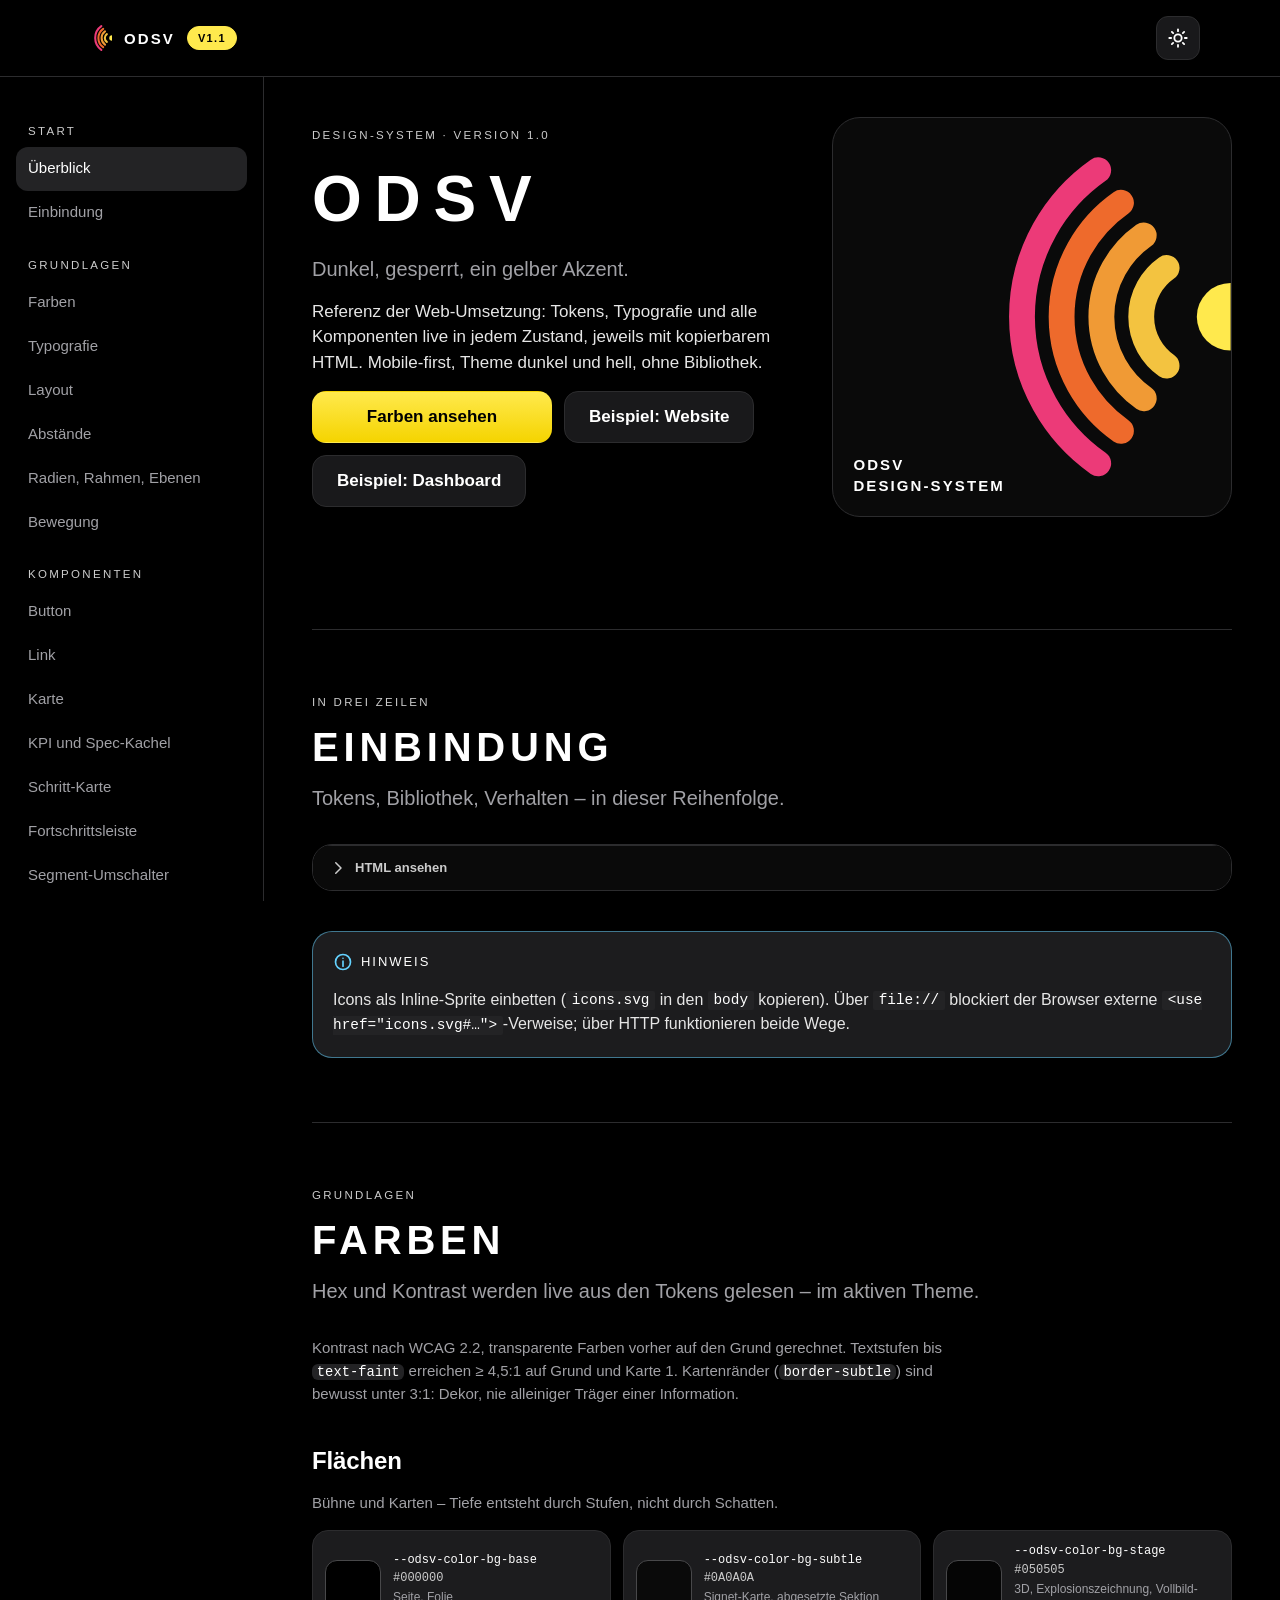
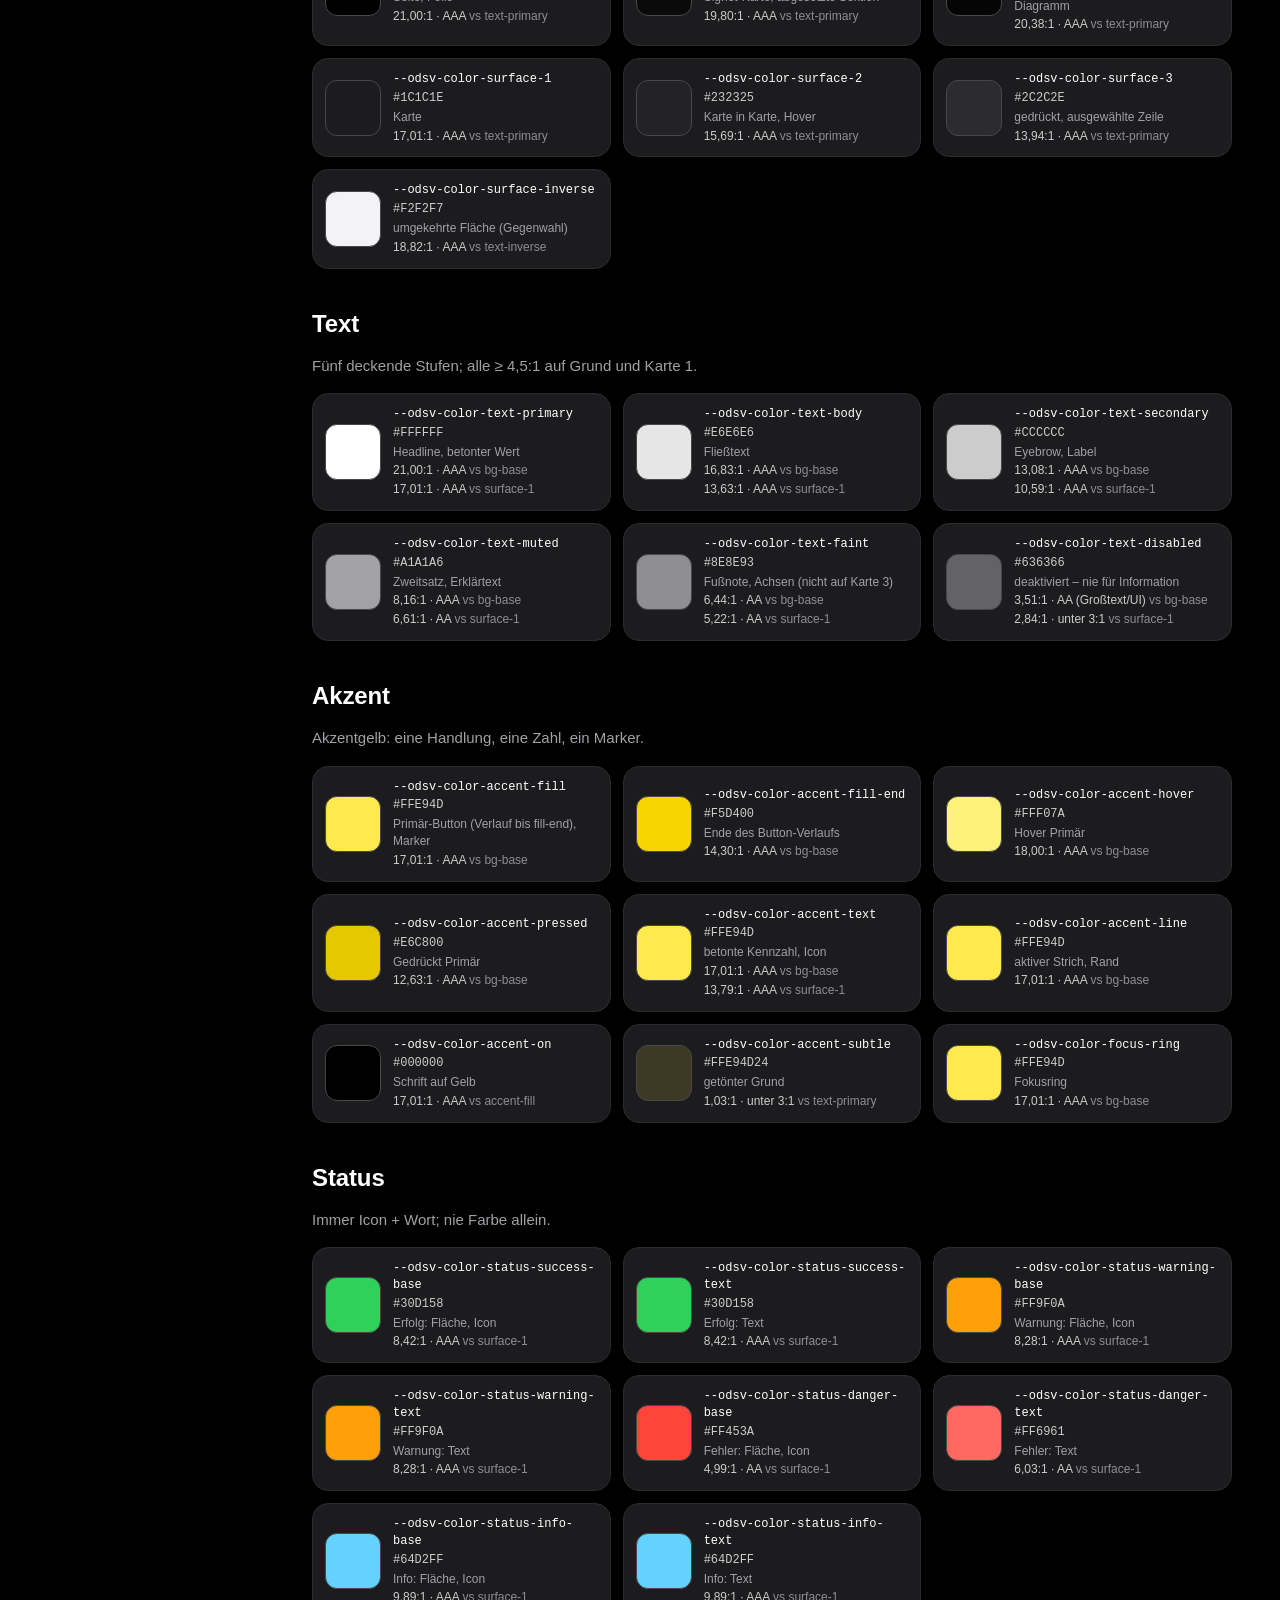
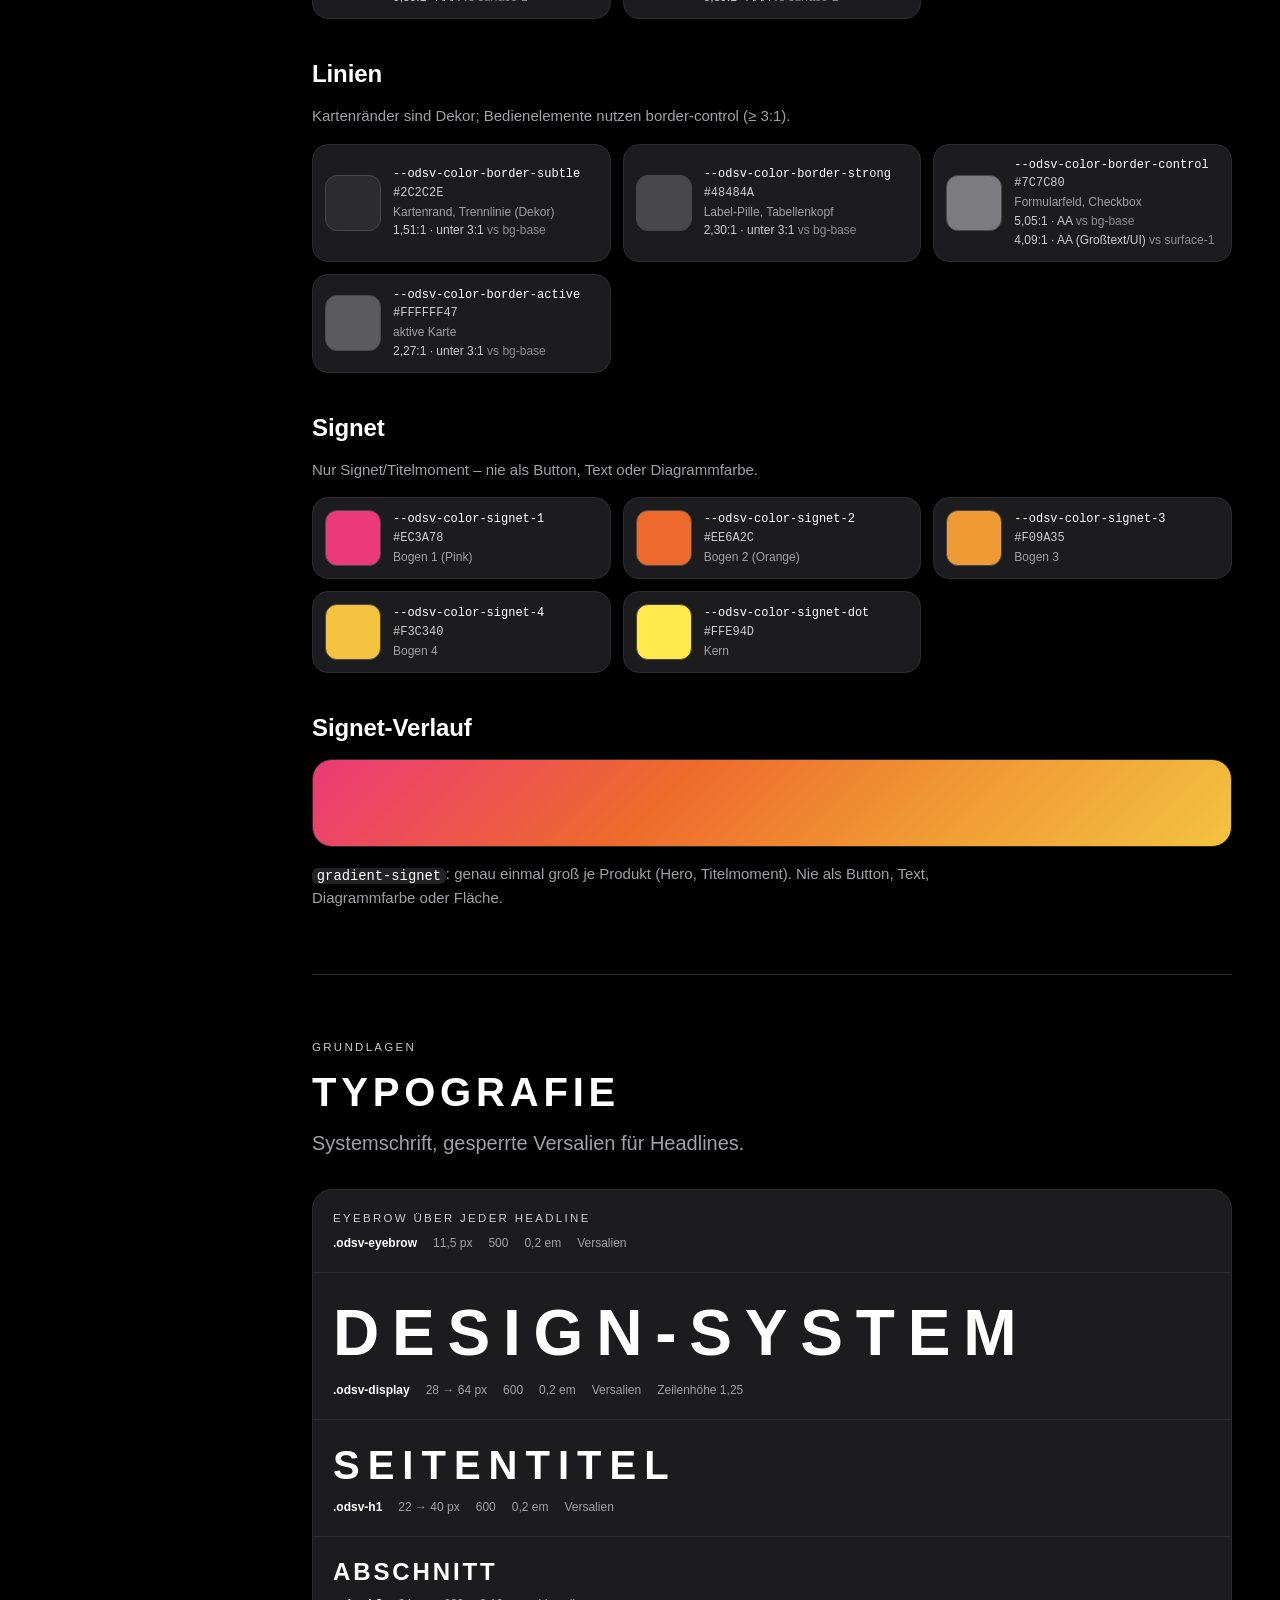
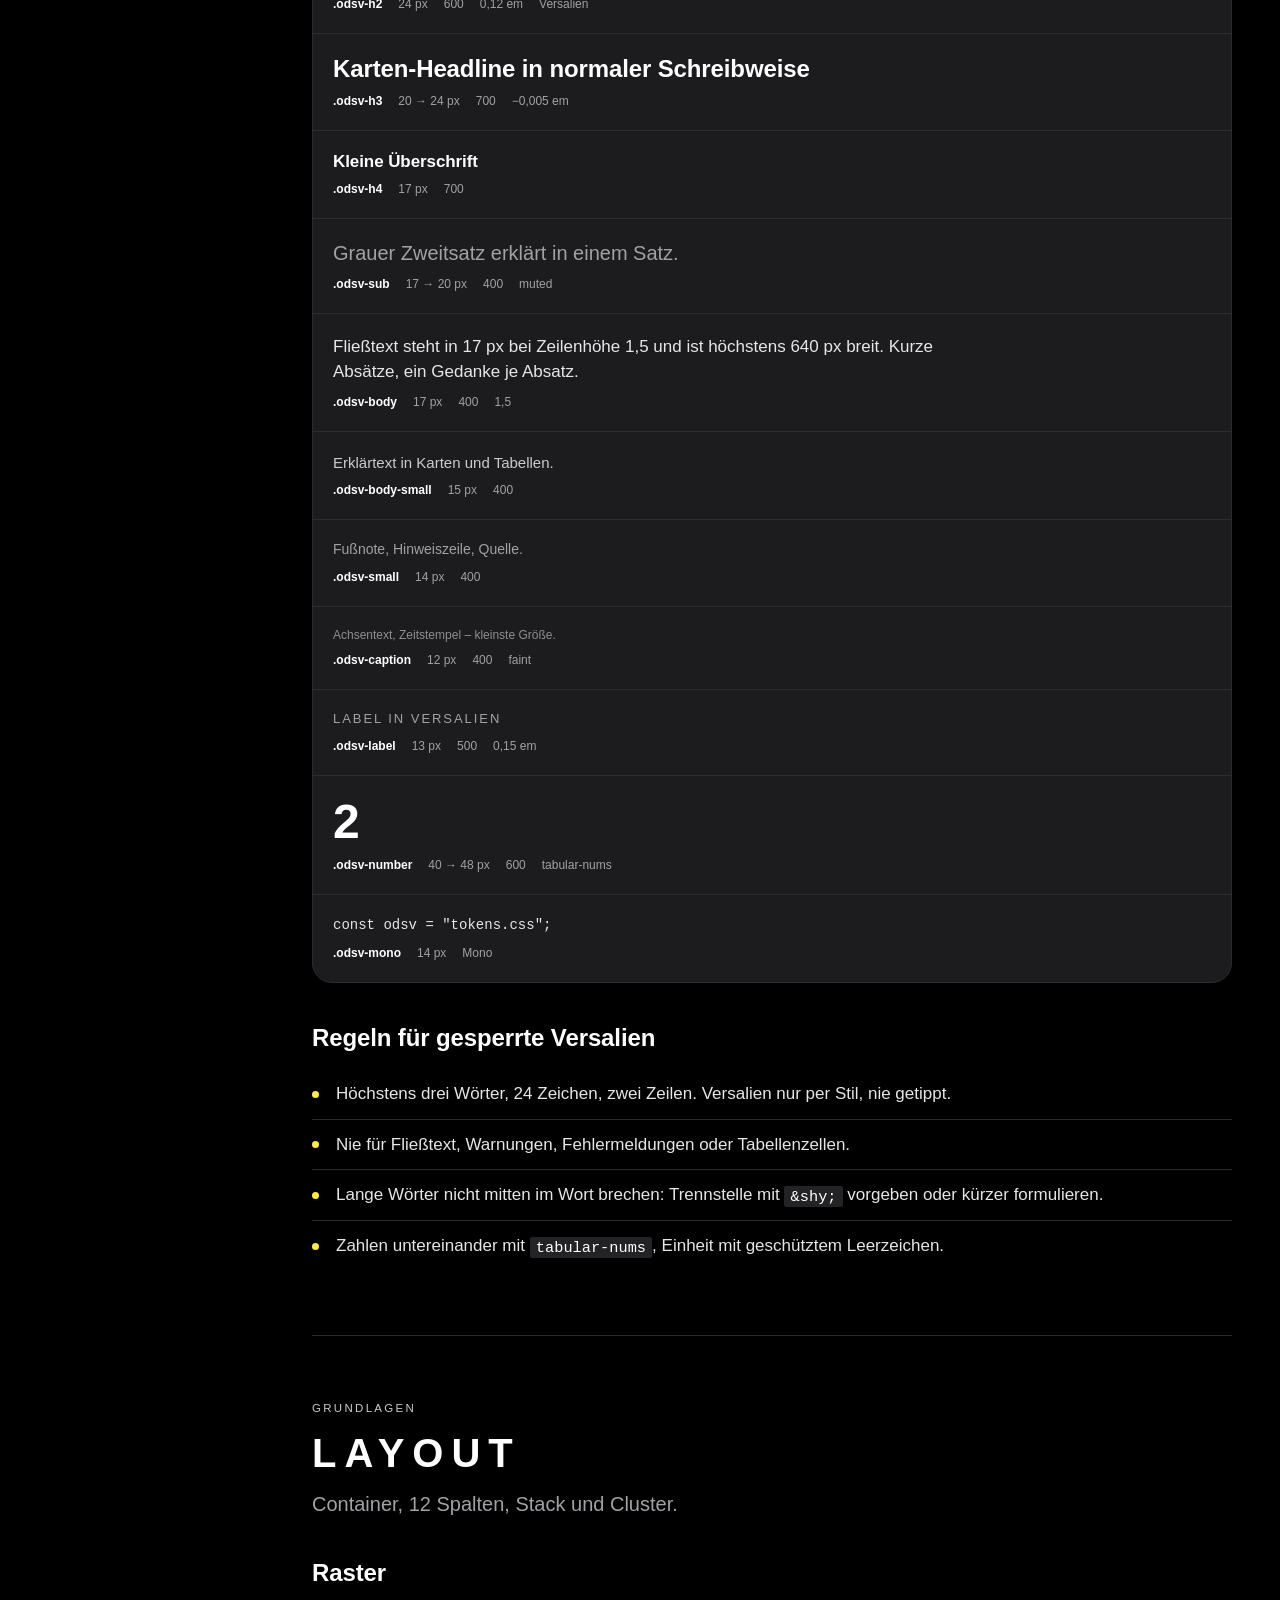
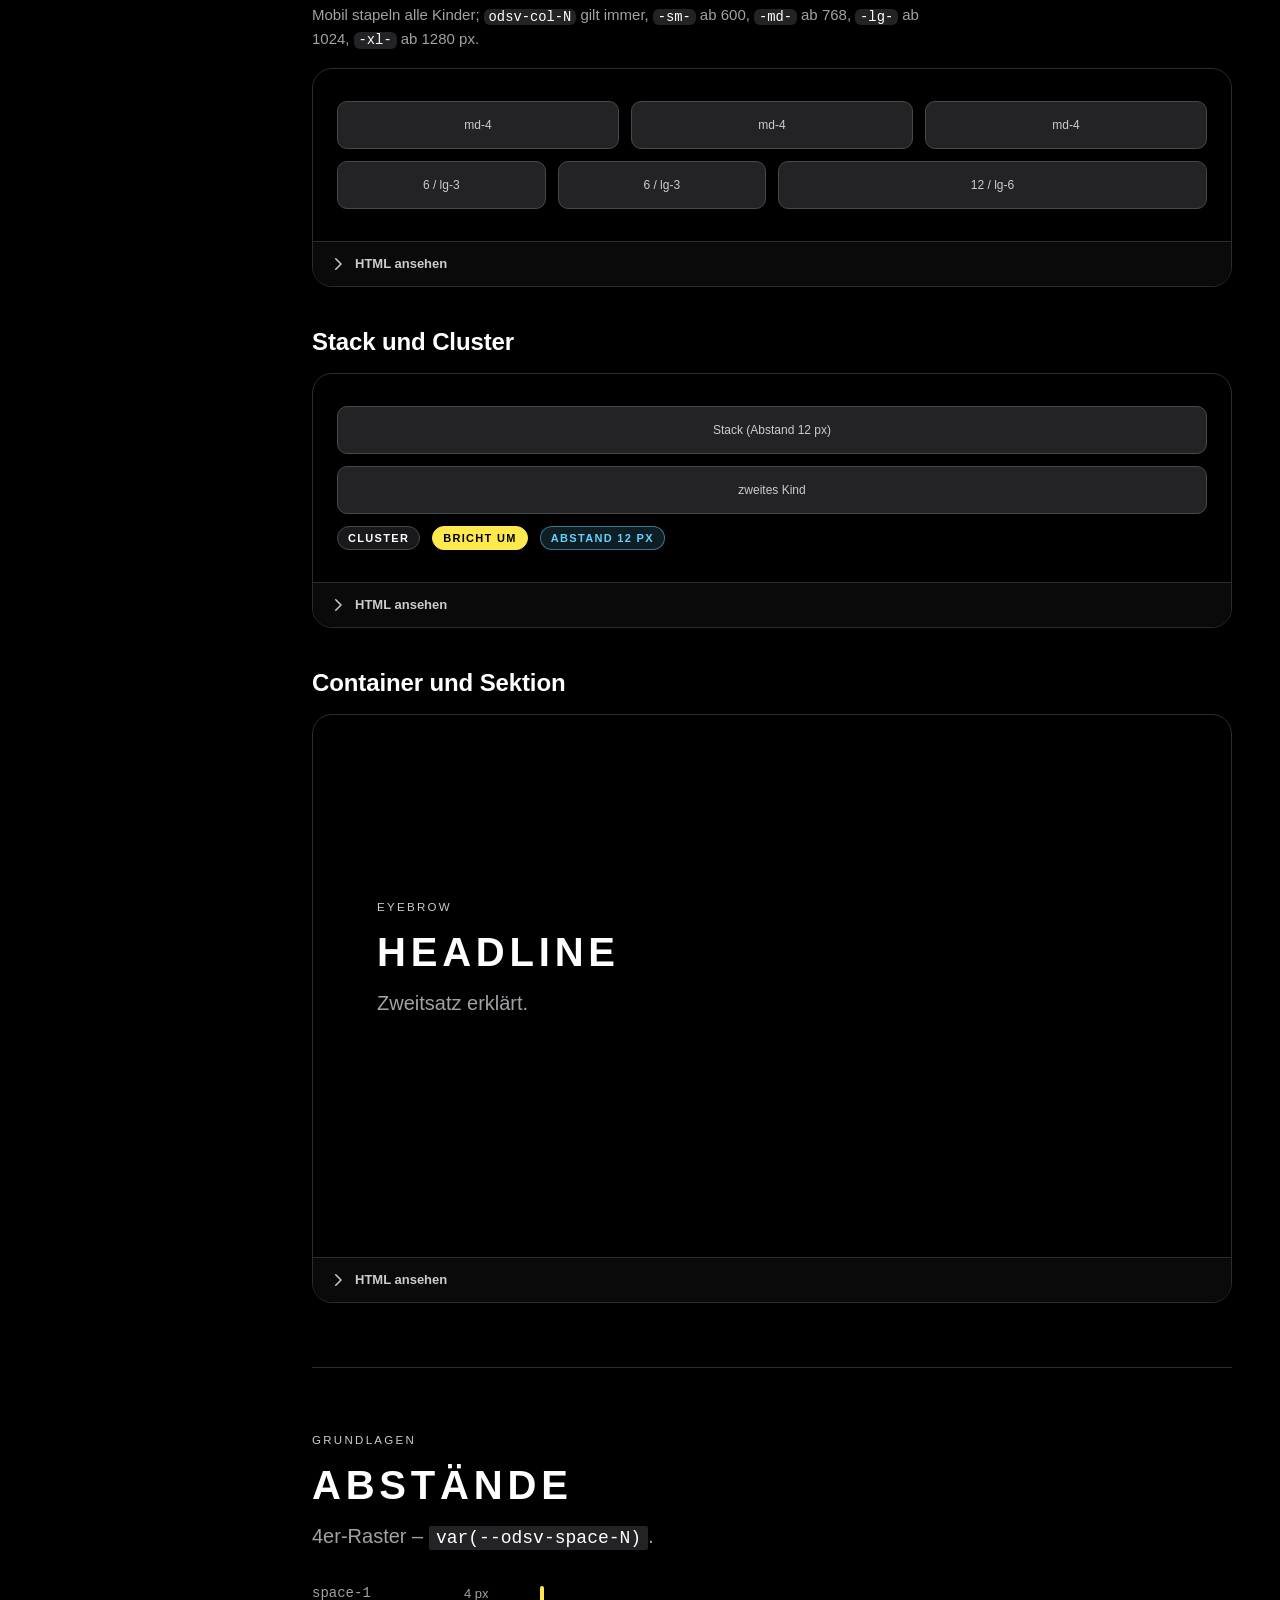
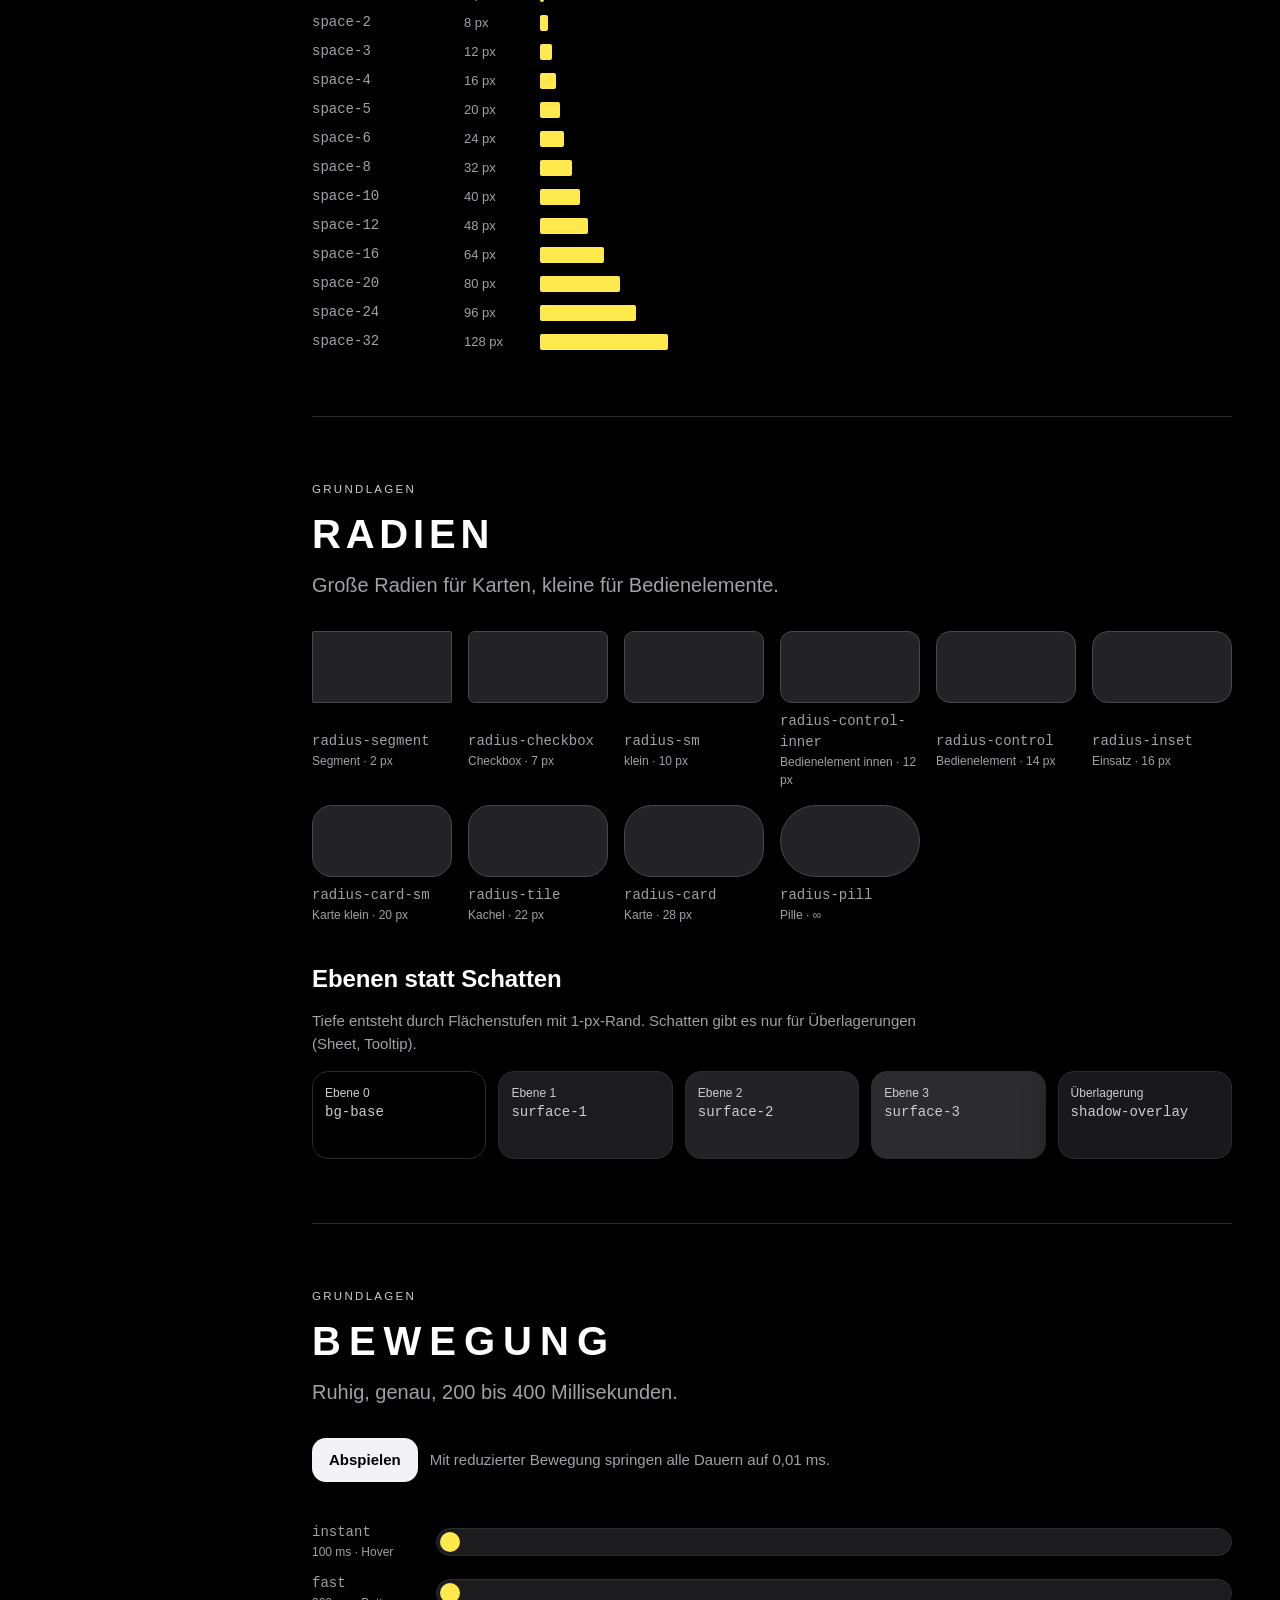
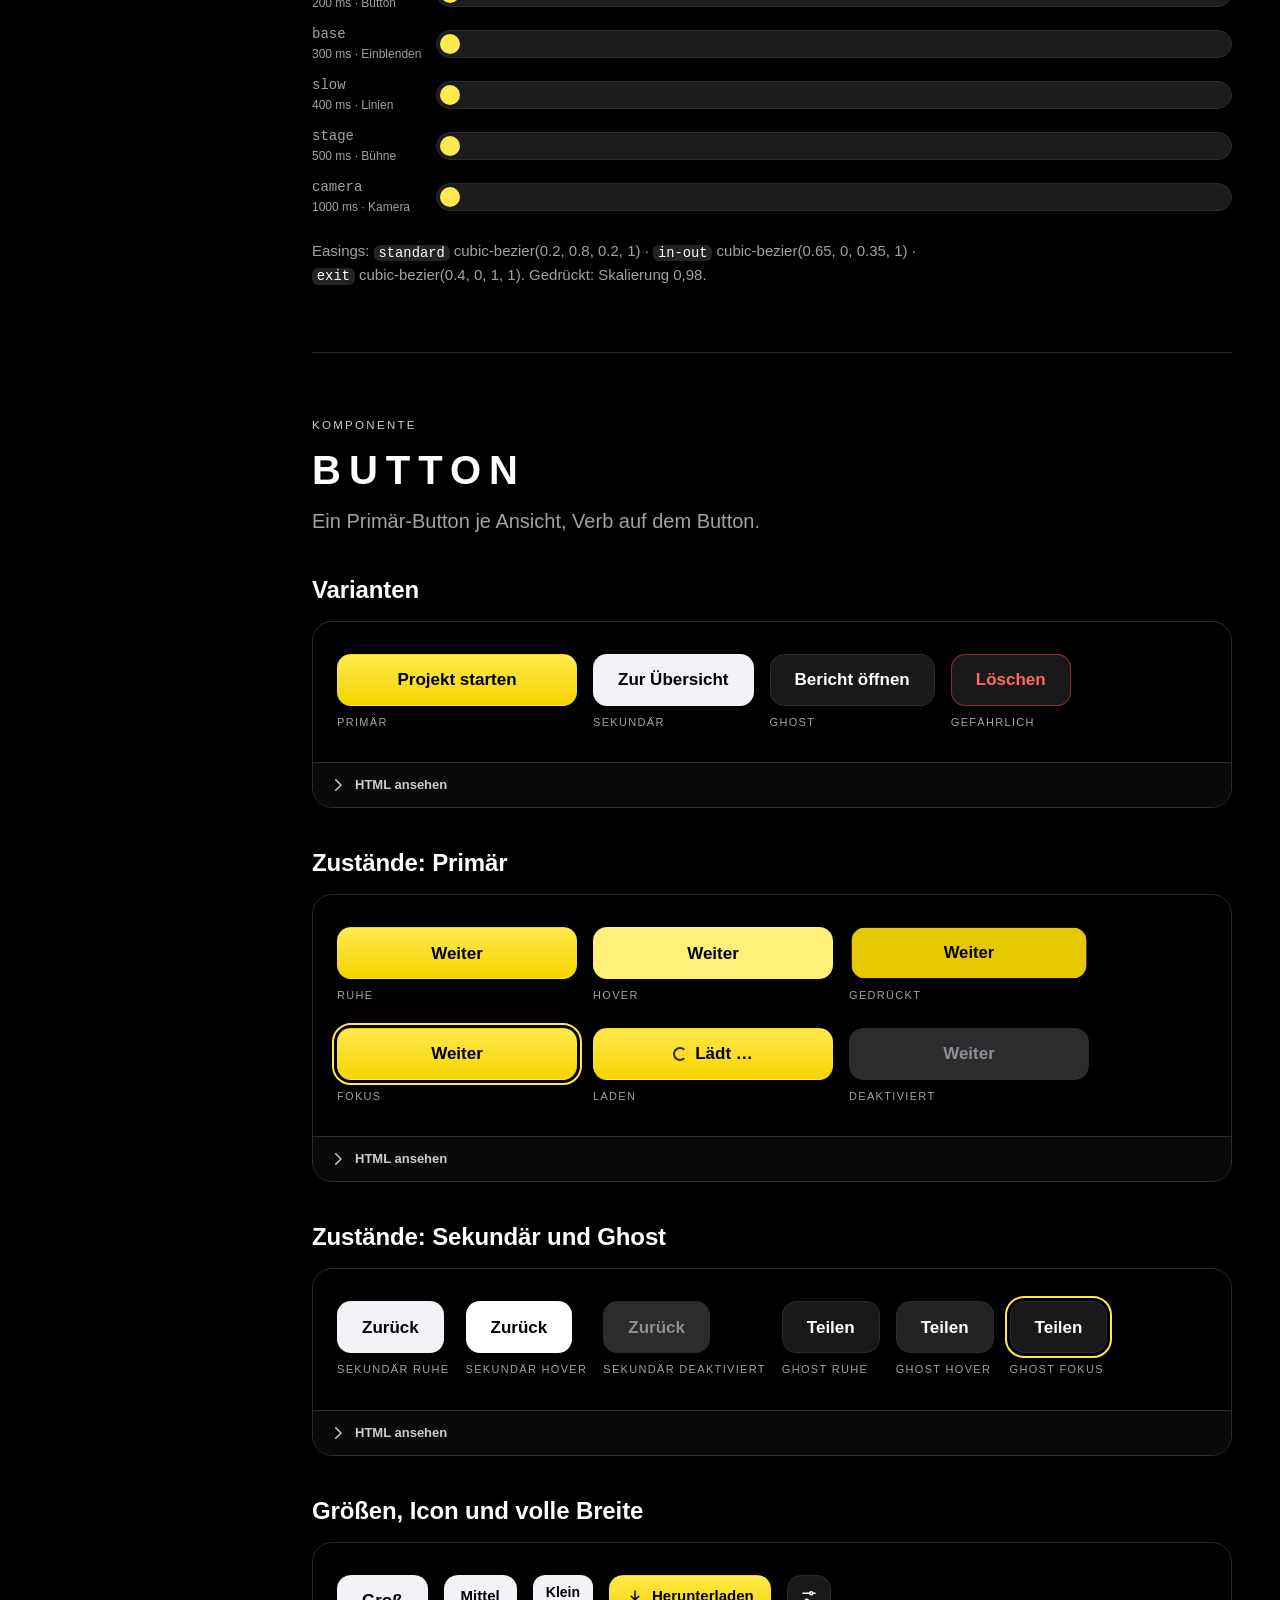
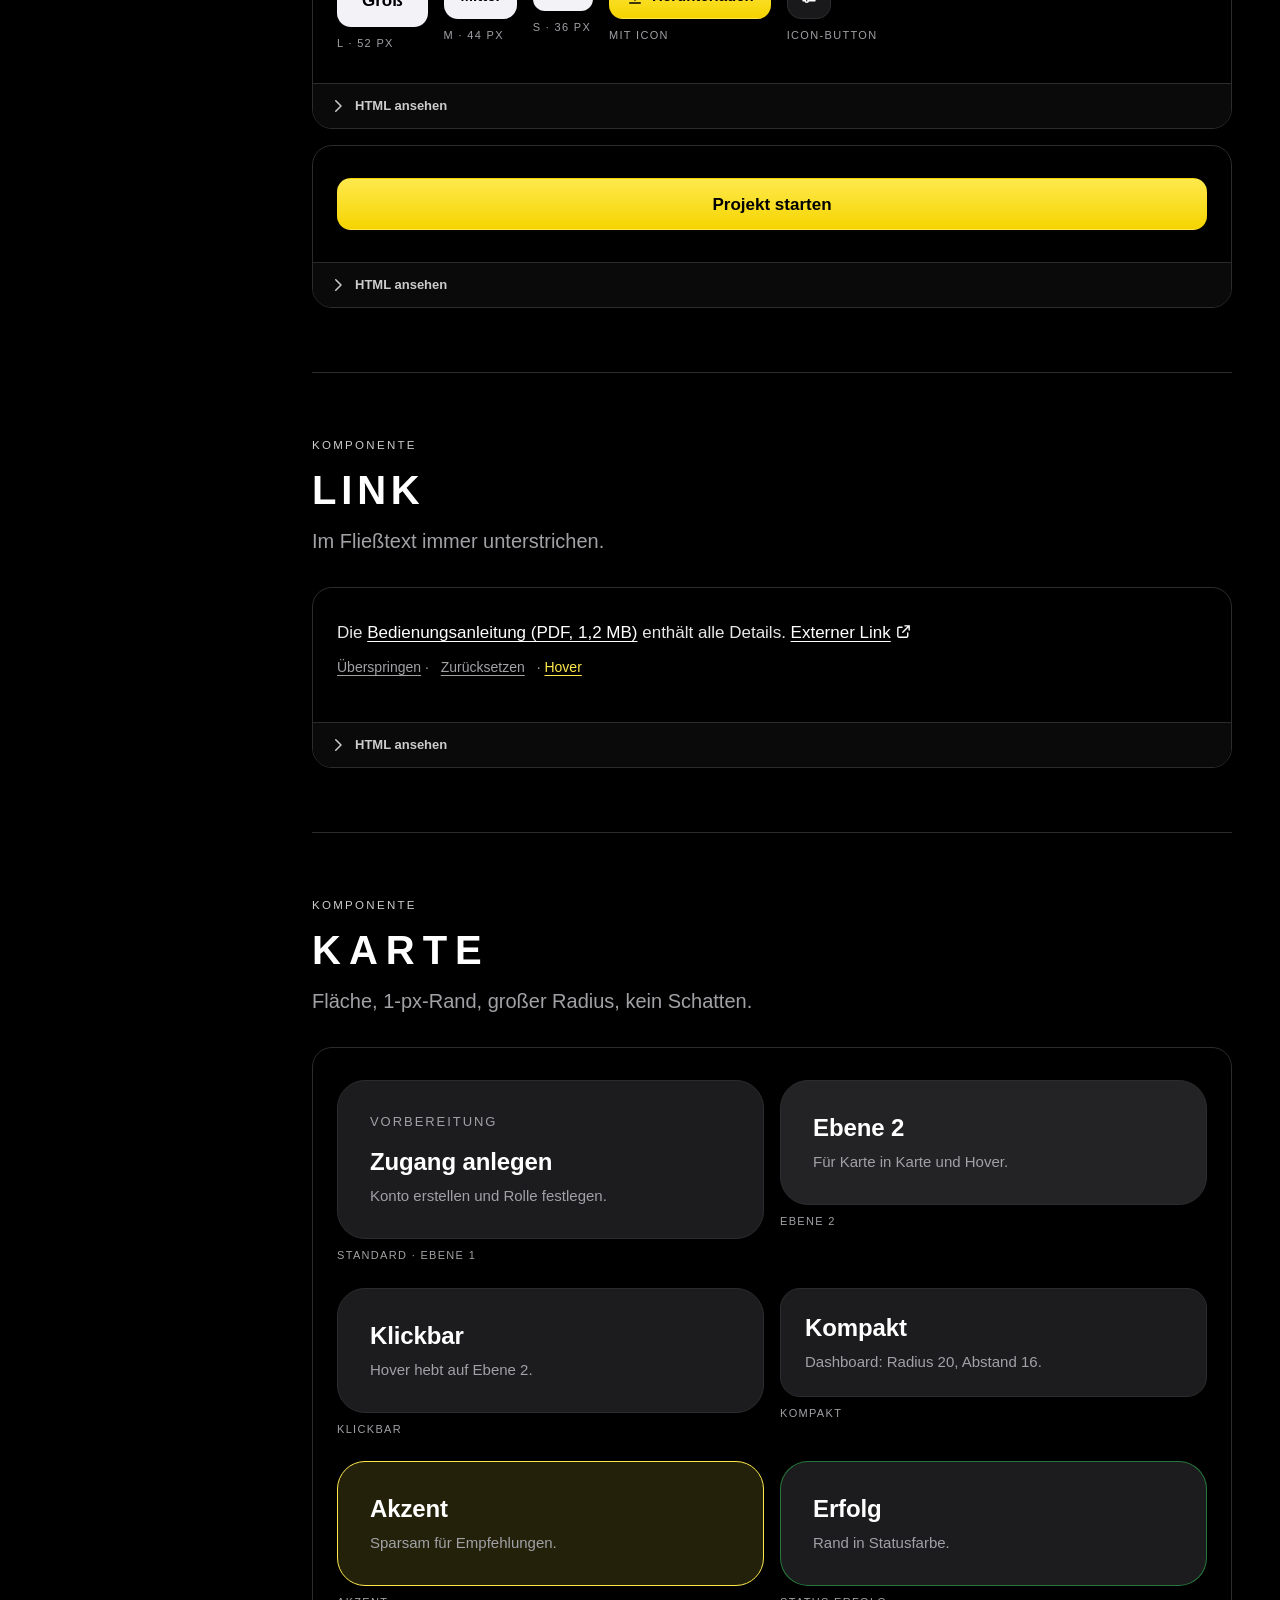
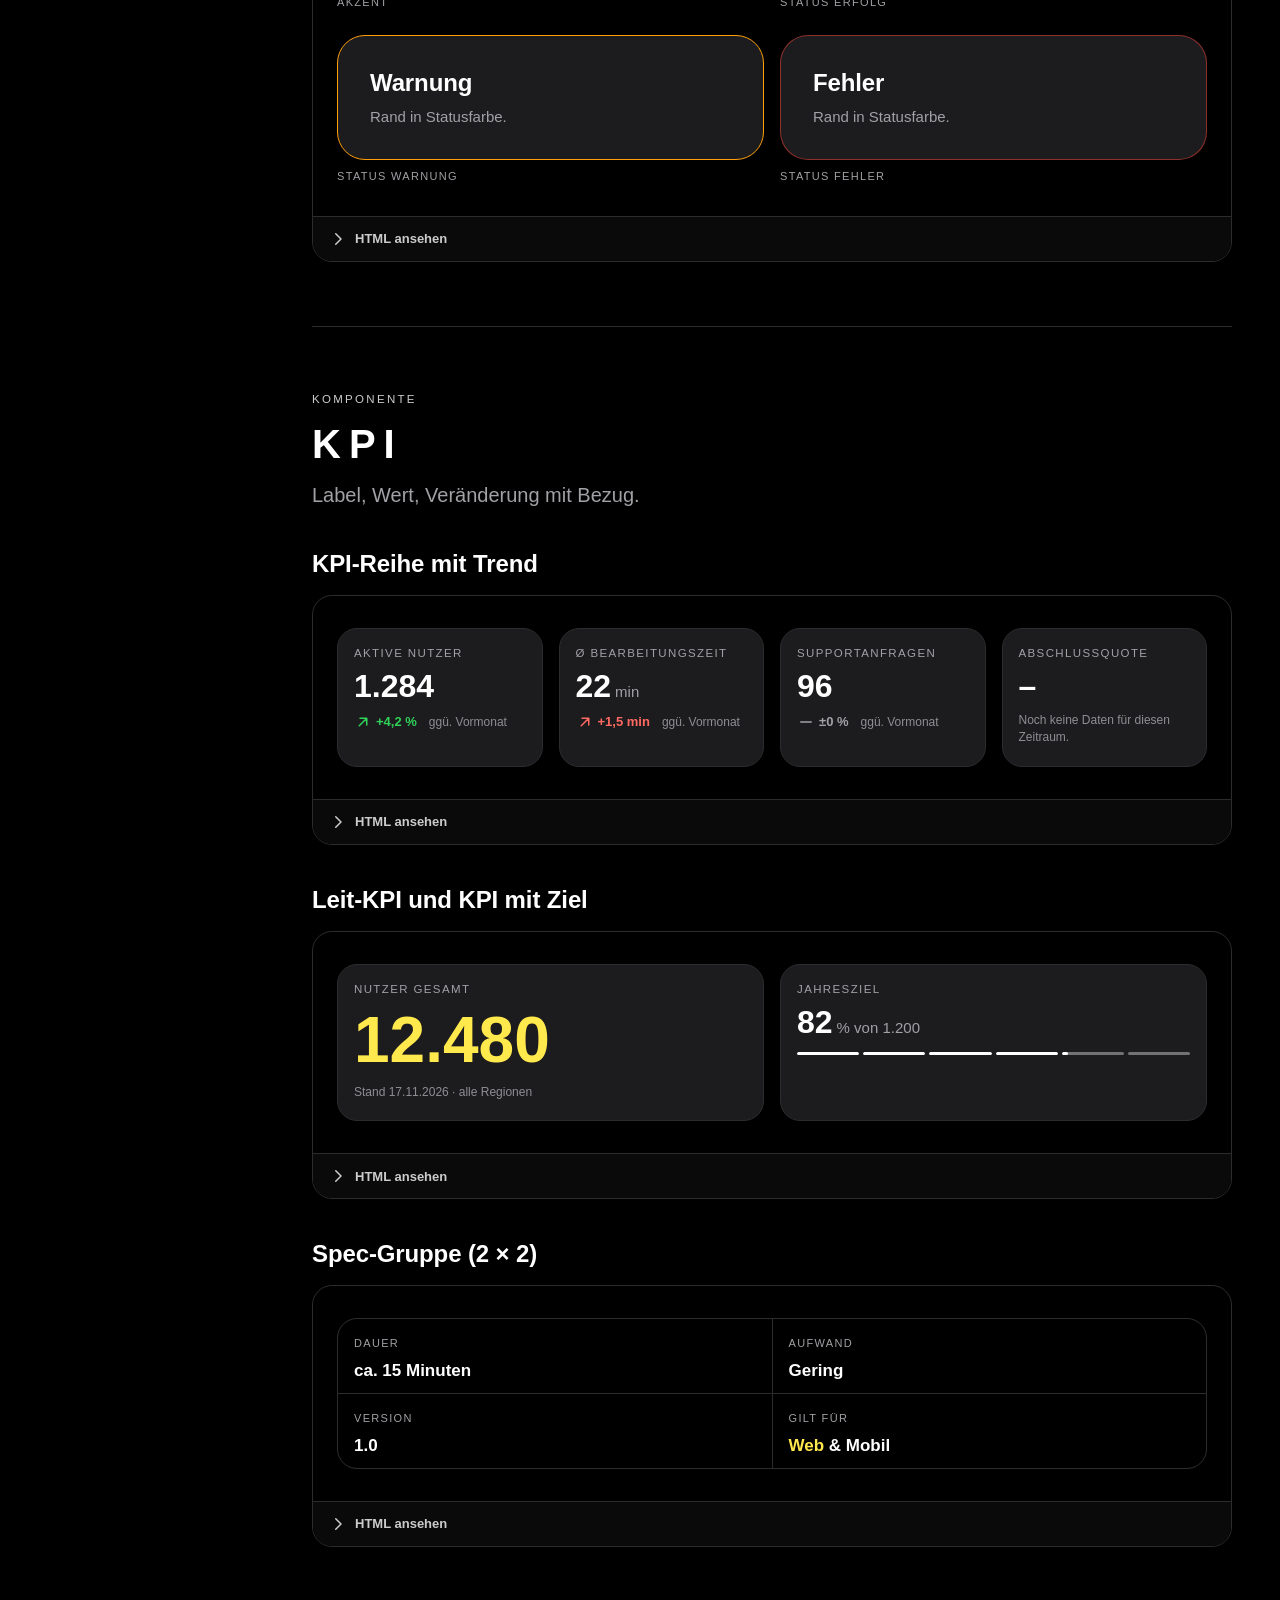
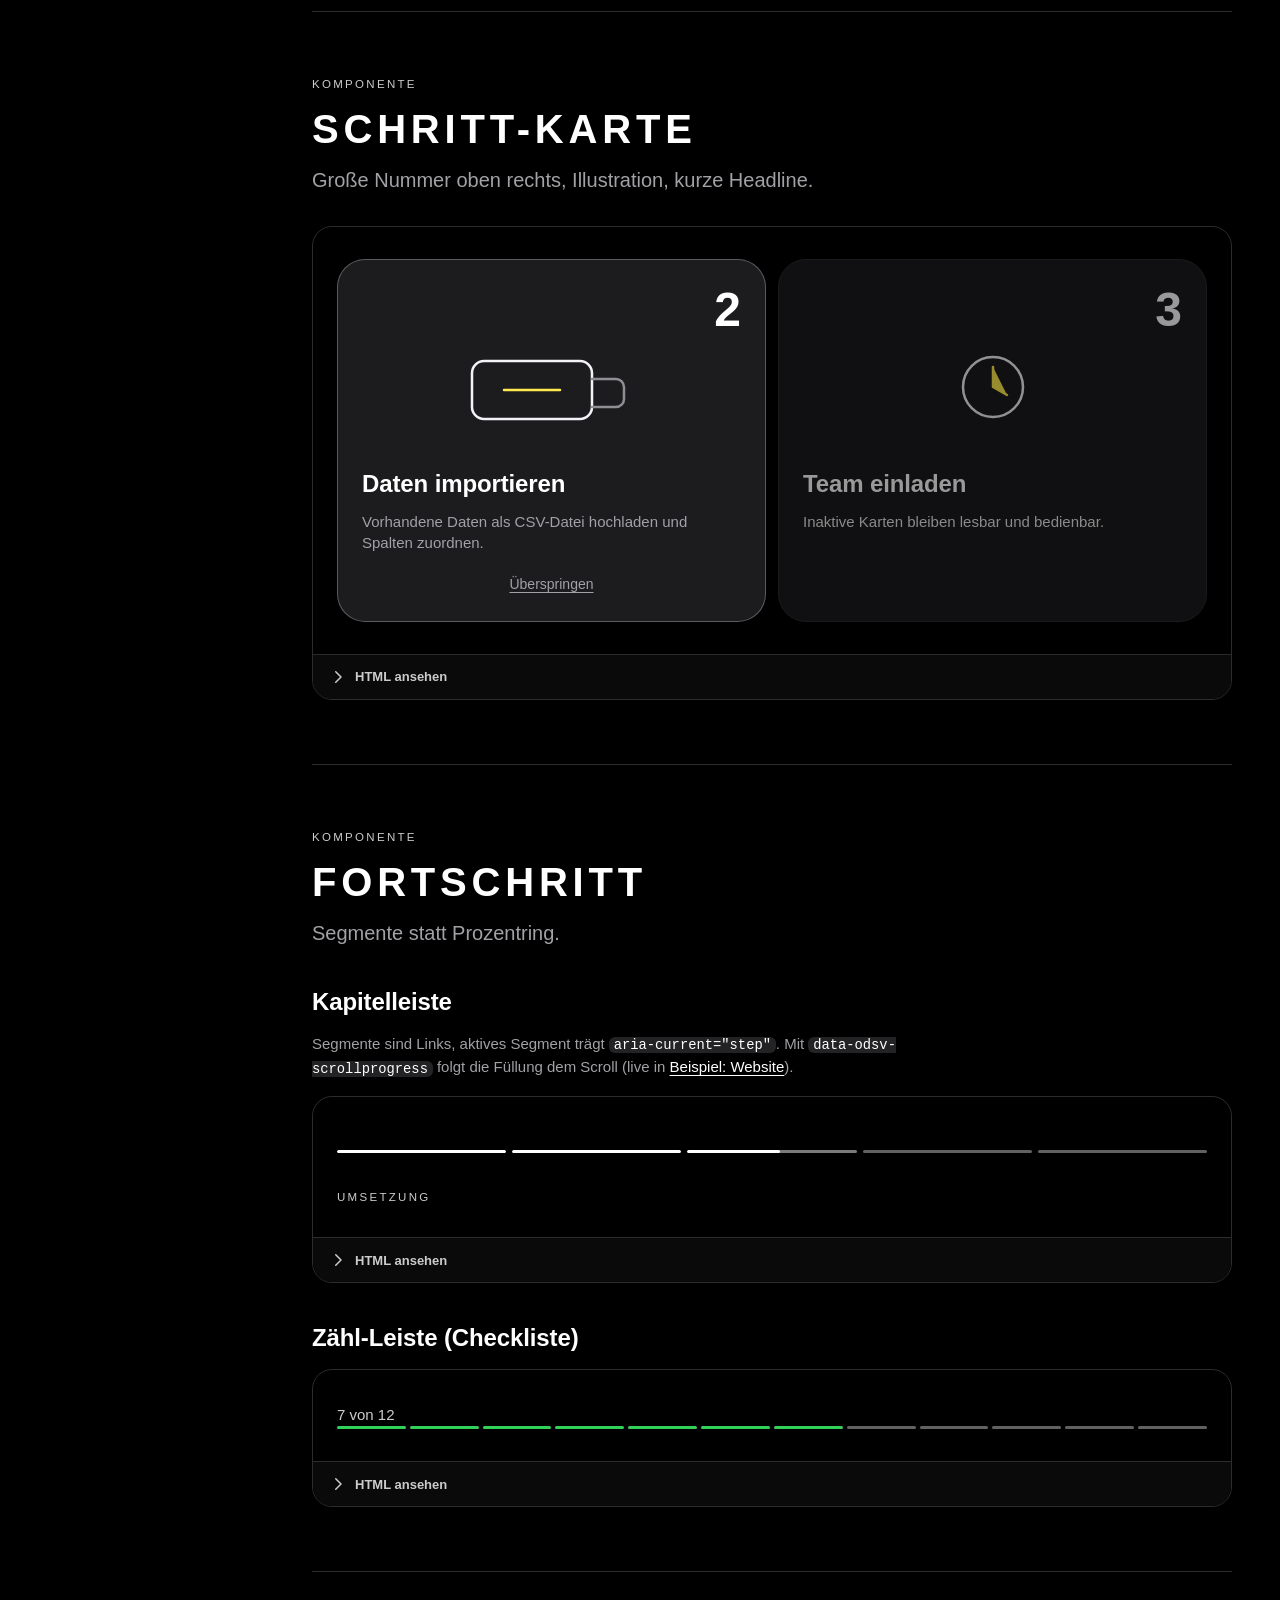
<file: web/index.html>
<!DOCTYPE html>
<html lang="de" data-theme="dark">
<head>
<meta charset="utf-8">
<meta name="viewport" content="width=device-width, initial-scale=1, viewport-fit=cover">
<meta name="color-scheme" content="dark light">
<title>ODSV v1.1 – Design-System, Web-Umsetzung</title>
<meta name="description" content="ODSV v1.1: Referenzseite mit Farben, Typografie, Abständen und allen Komponenten als kopierbares HTML.">
<link rel="stylesheet" href="tokens.css">
<link rel="stylesheet" href="odsv.css">
<link rel="stylesheet" href="docs.css">
<script src="odsv.js"></script>
</head>
<body>
<!--ODSV-SPRITE--><svg xmlns="http://www.w3.org/2000/svg" class="odsv-sprite" aria-hidden="true" focusable="false" style="position:absolute;width:0;height:0;overflow:hidden">

<symbol id="odsv-icon-check" viewBox="0 0 24 24"><path d="M5 12.5l4.5 4.5L19 7.5"/></symbol>
<symbol id="odsv-icon-close" viewBox="0 0 24 24"><path d="M6 6l12 12M18 6L6 18"/></symbol>
<symbol id="odsv-icon-chevron" viewBox="0 0 24 24"><path d="M9 5l7 7-7 7"/></symbol>
<symbol id="odsv-icon-chevron-down" viewBox="0 0 24 24"><path d="M5 9l7 7 7-7"/></symbol>
<symbol id="odsv-icon-arrow" viewBox="0 0 24 24"><path d="M4 12h16M14 6l6 6-6 6"/></symbol>
<symbol id="odsv-icon-trend-up" viewBox="0 0 24 24"><path d="M7 17L17 7M8 7h9v9"/></symbol>
<symbol id="odsv-icon-trend-down" viewBox="0 0 24 24"><path d="M7 7l10 10M17 8v9H8"/></symbol>
<symbol id="odsv-icon-info" viewBox="0 0 24 24"><circle cx="12" cy="12" r="9"/><path d="M12 11v6M12 7.5v.01"/></symbol>
<symbol id="odsv-icon-warning" viewBox="0 0 24 24"><path d="M12 3.5l9.5 16.5h-19z"/><path d="M12 10v4.5M12 17.5v.01"/></symbol>
<symbol id="odsv-icon-error" viewBox="0 0 24 24"><circle cx="12" cy="12" r="9"/><path d="M9 9l6 6M15 9l-6 6"/></symbol>
<symbol id="odsv-icon-battery" viewBox="0 0 24 24"><rect x="2" y="7" width="17" height="10" rx="2.5"/><path d="M22 10.5v3M6 10.5v3M10 10.5v3"/></symbol>
<symbol id="odsv-icon-sound" viewBox="0 0 24 24"><path d="M4 9.5v5h3.5L12 18.5v-13L7.5 9.5z"/><path d="M15.5 9a4 4 0 010 6M18 6.5a8 8 0 010 11"/></symbol>
<symbol id="odsv-icon-led" viewBox="0 0 24 24"><path d="M9 18h6M10 21h4"/><path d="M12 3a6 6 0 00-3.5 10.9c.6.5 1 1.2 1 2.1h5c0-.9.4-1.6 1-2.1A6 6 0 0012 3z"/></symbol>
<symbol id="odsv-icon-car" viewBox="0 0 24 24"><path d="M4 15.5v-4l2-5h12l2 5v4"/><path d="M4 11.5h16M4 15.5h16M4 15.5V18h3v-2.5M17 15.5V18h3v-2.5M7.5 13.5v.01M16.5 13.5v.01"/></symbol>
<symbol id="odsv-icon-bolt" viewBox="0 0 24 24"><path d="M13 2.5L5 13.5h6l-1 8 8-11h-6z"/></symbol>
<symbol id="odsv-icon-wrench" viewBox="0 0 24 24"><path d="M14.7 6.3a4 4 0 00-5.4 5.1L3.5 17.2a2 2 0 003 3l5.8-5.8a4 4 0 005.1-5.4l-2.6 2.6-2.4-.6-.6-2.4z"/></symbol>
<symbol id="odsv-icon-clock" viewBox="0 0 24 24"><circle cx="12" cy="12" r="9"/><path d="M12 7v5l3 2"/></symbol>
<symbol id="odsv-icon-calendar" viewBox="0 0 24 24"><rect x="3.5" y="5" width="17" height="15.5" rx="3"/><path d="M3.5 10h17M8 3v4M16 3v4"/></symbol>
<symbol id="odsv-icon-user" viewBox="0 0 24 24"><circle cx="12" cy="8" r="4"/><path d="M4.5 20.5c.8-3.8 4-6 7.5-6s6.7 2.2 7.5 6"/></symbol>
<symbol id="odsv-icon-search" viewBox="0 0 24 24"><circle cx="11" cy="11" r="6.5"/><path d="M16 16l4.5 4.5"/></symbol>
<symbol id="odsv-icon-download" viewBox="0 0 24 24"><path d="M12 4v11M7 11l5 5 5-5M5 20h14"/></symbol>
<symbol id="odsv-icon-external" viewBox="0 0 24 24"><path d="M14 4h6v6M20 4l-9 9M18 14v4.5a1.5 1.5 0 01-1.5 1.5h-11A1.5 1.5 0 014 18.5v-11A1.5 1.5 0 015.5 6H10"/></symbol>
<symbol id="odsv-icon-plus" viewBox="0 0 24 24"><path d="M12 5v14M5 12h14"/></symbol>
<symbol id="odsv-icon-minus" viewBox="0 0 24 24"><path d="M5 12h14"/></symbol>
<symbol id="odsv-icon-menu" viewBox="0 0 24 24"><path d="M4 7h16M4 12h16M4 17h16"/></symbol>
<symbol id="odsv-icon-settings" viewBox="0 0 24 24"><path d="M4 7h9M17 7h3M4 17h3M11 17h9"/><circle cx="15" cy="7" r="2"/><circle cx="9" cy="17" r="2"/></symbol>
<symbol id="odsv-icon-chart" viewBox="0 0 24 24"><path d="M3.5 3.5v17h17"/><path d="M8 16v-4M12.5 16V8M17 16v-6.5"/></symbol>
<symbol id="odsv-icon-sun" viewBox="0 0 24 24"><circle cx="12" cy="12" r="4"/><path d="M12 2.5v2M12 19.5v2M2.5 12h2M19.5 12h2M5.3 5.3l1.4 1.4M17.3 17.3l1.4 1.4M5.3 18.7l1.4-1.4M17.3 6.7l1.4-1.4"/></symbol>
<symbol id="odsv-icon-moon" viewBox="0 0 24 24"><path d="M20 14.5A8.5 8.5 0 019.5 4a8.5 8.5 0 1010.5 10.5z"/></symbol>
<symbol id="odsv-icon-copy" viewBox="0 0 24 24"><rect x="8.5" y="8.5" width="11" height="11" rx="2.5"/><path d="M15.5 8.5V7a2.5 2.5 0 00-2.5-2.5H7A2.5 2.5 0 004.5 7v6A2.5 2.5 0 007 15.5h1.5"/></symbol>
<symbol id="odsv-icon-filter" viewBox="0 0 24 24"><path d="M4 5h16l-6 7.5V19l-4 1.5v-8z"/></symbol>
<symbol id="odsv-icon-shield" viewBox="0 0 24 24"><path d="M12 3l7.5 3v5.5c0 4.5-3.2 8-7.5 9.5-4.3-1.5-7.5-5-7.5-9.5V6z"/></symbol>
<symbol id="odsv-icon-bell" viewBox="0 0 24 24"><path d="M6 16.5V11a6 6 0 1112 0v5.5l1.5 2h-15z"/><path d="M10 21h4"/></symbol>
<symbol id="odsv-signet" viewBox="0 0 400 400" fill="none" stroke="none"><path d="M266.8 52.6A180 180 0 0 0 266.8 347.4" style="fill:none;stroke-width:26;stroke-linecap:round;stroke-linejoin:round;stroke:var(--odsv-color-signet-1)"/><path d="M289.7 85.3A140 140 0 0 0 289.7 314.7" style="fill:none;stroke-width:26;stroke-linecap:round;stroke-linejoin:round;stroke:var(--odsv-color-signet-2)"/><path d="M312.6 118.1A100 100 0 0 0 312.6 281.9" style="fill:none;stroke-width:26;stroke-linecap:round;stroke-linejoin:round;stroke:var(--odsv-color-signet-3)"/><path d="M335.6 150.9A60 60 0 0 0 335.6 249.1" style="fill:none;stroke-width:26;stroke-linecap:round;stroke-linejoin:round;stroke:var(--odsv-color-signet-4)"/><circle cx="400" cy="200" r="34" style="fill:var(--odsv-color-signet-dot)"/></symbol><symbol id="odsv-signet-ai" viewBox="0 0 400 400" fill="none" stroke="none"><path d="M276.0 72.0Q289.4 170.6 388.0 184.0" style="fill:none;stroke-width:26;stroke-linecap:round;stroke-linejoin:round;stroke:var(--odsv-color-signet-1)"/><path d="M388.0 184.0Q289.4 197.4 276.0 296.0" style="fill:none;stroke-width:26;stroke-linecap:round;stroke-linejoin:round;stroke:var(--odsv-color-signet-2)"/><path d="M276.0 296.0Q262.6 197.4 164.0 184.0" style="fill:none;stroke-width:26;stroke-linecap:round;stroke-linejoin:round;stroke:var(--odsv-color-signet-3)"/><path d="M164.0 184.0Q262.6 170.6 276.0 72.0" style="fill:none;stroke-width:26;stroke-linecap:round;stroke-linejoin:round;stroke:var(--odsv-color-signet-4)"/><circle cx="276" cy="184" r="26" style="fill:var(--odsv-color-signet-dot)"/></symbol><symbol id="odsv-signet-network" viewBox="0 0 400 400" fill="none" stroke="none"><path d="M242.5 156.4L170.7 111.6M130.0 100.0a22 22 0 1 0 44.0 0a22 22 0 1 0 -44.0 0Z" style="fill:none;stroke-width:26;stroke-linecap:round;stroke-linejoin:round;stroke:var(--odsv-color-signet-1)"/><path d="M311.3 134.2L324.4 102.5M312.0 84.0a20 20 0 1 0 40.0 0a20 20 0 1 0 -40.0 0Z" style="fill:none;stroke-width:26;stroke-linecap:round;stroke-linejoin:round;stroke:var(--odsv-color-signet-2)"/><path d="M244.2 218.2L198.4 250.5M162.0 262.0a20 20 0 1 0 40.0 0a20 20 0 1 0 -40.0 0Z" style="fill:none;stroke-width:26;stroke-linecap:round;stroke-linejoin:round;stroke:var(--odsv-color-signet-3)"/><path d="M328.4 226.7L374.9 276.0M368.0 292.0a22 22 0 1 0 44.0 0a22 22 0 1 0 -44.0 0Z" style="fill:none;stroke-width:26;stroke-linecap:round;stroke-linejoin:round;stroke:var(--odsv-color-signet-4)"/><circle cx="290" cy="186" r="32" style="fill:var(--odsv-color-signet-dot)"/></symbol><symbol id="odsv-signet-data" viewBox="0 0 400 400" fill="none" stroke="none"><path d="M196 286L196 250" style="fill:none;stroke-width:26;stroke-linecap:round;stroke-linejoin:round;stroke:var(--odsv-color-signet-1)"/><path d="M252 286L252 212" style="fill:none;stroke-width:26;stroke-linecap:round;stroke-linejoin:round;stroke:var(--odsv-color-signet-2)"/><path d="M308 286L308 174" style="fill:none;stroke-width:26;stroke-linecap:round;stroke-linejoin:round;stroke:var(--odsv-color-signet-3)"/><path d="M364 286L364 136" style="fill:none;stroke-width:26;stroke-linecap:round;stroke-linejoin:round;stroke:var(--odsv-color-signet-4)"/><circle cx="364" cy="80" r="26" style="fill:var(--odsv-color-signet-dot)"/></symbol><symbol id="odsv-signet-code" viewBox="0 0 400 400" fill="none" stroke="none"><path d="M257.7 80.0 L192.0 186.0 L257.7 292.0" style="fill:none;stroke-width:26;stroke-linecap:round;stroke-linejoin:round;stroke:var(--odsv-color-signet-1)"/><path d="M291.0 107.0 L242.0 186.0 L291.0 265.0" style="fill:none;stroke-width:26;stroke-linecap:round;stroke-linejoin:round;stroke:var(--odsv-color-signet-2)"/><path d="M324.2 134.0 L292.0 186.0 L324.2 238.0" style="fill:none;stroke-width:26;stroke-linecap:round;stroke-linejoin:round;stroke:var(--odsv-color-signet-3)"/><path d="M358.1 160.0 L342.0 186.0 L358.1 212.0" style="fill:none;stroke-width:26;stroke-linecap:round;stroke-linejoin:round;stroke:var(--odsv-color-signet-4)"/><circle cx="398" cy="186" r="26" style="fill:var(--odsv-color-signet-dot)"/></symbol><symbol id="odsv-signet-swarm" viewBox="0 0 400 400" fill="none" stroke="none"><path d="M193.5 93.5C197.0 92.1 207.5 87.0 214.6 84.9C221.7 82.7 228.9 81.4 235.8 80.7C242.8 80.0 249.7 80.0 256.3 80.6C262.9 81.3 269.3 82.6 275.3 84.4C281.3 86.2 286.9 88.6 292.1 91.4C297.3 94.1 302.0 97.4 306.3 100.9C310.5 104.4 314.2 108.4 317.4 112.4C320.6 116.4 323.2 120.7 325.3 125.0C327.4 129.3 328.9 133.8 330.0 138.0C331.0 142.3 331.3 148.6 331.5 150.7" style="fill:none;stroke-width:26;stroke-linecap:round;stroke-linejoin:round;stroke:var(--odsv-color-signet-1)"/><path d="M374.5 93.5C375.9 97.0 381.0 107.5 383.1 114.6C385.3 121.7 386.6 128.9 387.3 135.8C388.0 142.8 388.0 149.7 387.4 156.3C386.7 162.9 385.4 169.3 383.6 175.3C381.8 181.3 379.4 186.9 376.6 192.1C373.9 197.3 370.6 202.0 367.1 206.3C363.6 210.5 359.6 214.2 355.6 217.4C351.6 220.6 347.3 223.2 343.0 225.3C338.7 227.4 334.2 228.9 330.0 230.0C325.7 231.0 319.4 231.3 317.3 231.5" style="fill:none;stroke-width:26;stroke-linecap:round;stroke-linejoin:round;stroke:var(--odsv-color-signet-2)"/><path d="M374.5 274.5C371.0 275.9 360.5 281.0 353.4 283.1C346.3 285.3 339.1 286.6 332.2 287.3C325.2 288.0 318.3 288.0 311.7 287.4C305.1 286.7 298.7 285.4 292.7 283.6C286.7 281.8 281.1 279.4 275.9 276.6C270.7 273.9 266.0 270.6 261.7 267.1C257.5 263.6 253.8 259.6 250.6 255.6C247.4 251.6 244.8 247.3 242.7 243.0C240.6 238.7 239.1 234.2 238.0 230.0C237.0 225.7 236.7 219.4 236.5 217.3" style="fill:none;stroke-width:26;stroke-linecap:round;stroke-linejoin:round;stroke:var(--odsv-color-signet-3)"/><path d="M193.5 274.5C192.1 271.0 187.0 260.5 184.9 253.4C182.7 246.3 181.4 239.1 180.7 232.2C180.0 225.2 180.0 218.3 180.6 211.7C181.3 205.1 182.6 198.7 184.4 192.7C186.2 186.7 188.6 181.1 191.4 175.9C194.1 170.7 197.4 166.0 200.9 161.7C204.4 157.5 208.4 153.8 212.4 150.6C216.4 147.4 220.7 144.8 225.0 142.7C229.3 140.6 233.8 139.1 238.0 138.0C242.3 137.0 248.6 136.7 250.7 136.5" style="fill:none;stroke-width:26;stroke-linecap:round;stroke-linejoin:round;stroke:var(--odsv-color-signet-4)"/><circle cx="284" cy="184" r="26" style="fill:var(--odsv-color-signet-dot)"/></symbol><symbol id="odsv-signet-mountains" viewBox="0 0 400 400" fill="none" stroke="none"><path d="M150.0 286.0 L210.0 182.0" style="fill:none;stroke-width:26;stroke-linecap:round;stroke-linejoin:round;stroke:var(--odsv-color-signet-1)"/><path d="M210.0 182.0 L266.0 248.0" style="fill:none;stroke-width:26;stroke-linecap:round;stroke-linejoin:round;stroke:var(--odsv-color-signet-2)"/><path d="M266.0 248.0 L332.0 108.0" style="fill:none;stroke-width:26;stroke-linecap:round;stroke-linejoin:round;stroke:var(--odsv-color-signet-3)"/><path d="M332.0 108.0 L410.0 236.0" style="fill:none;stroke-width:26;stroke-linecap:round;stroke-linejoin:round;stroke:var(--odsv-color-signet-4)"/><circle cx="250" cy="100" r="26" style="fill:var(--odsv-color-signet-dot)"/></symbol><symbol id="odsv-signet-bike" viewBox="0 0 400 400" fill="none" stroke="none"><path d="M120.0 232.0a56 56 0 1 0 112.0 0a56 56 0 1 0 -112.0 0Z" style="fill:none;stroke-width:26;stroke-linecap:round;stroke-linejoin:round;stroke:var(--odsv-color-signet-1)"/><path d="M312.0 232.0a56 56 0 1 0 112.0 0a56 56 0 1 0 -112.0 0Z" style="fill:none;stroke-width:26;stroke-linecap:round;stroke-linejoin:round;stroke:var(--odsv-color-signet-2)"/><path d="M176 232L268 232L244 156L346 156L268 232M346 156L368 232" style="fill:none;stroke-width:26;stroke-linecap:round;stroke-linejoin:round;stroke:var(--odsv-color-signet-3)"/><path d="M244 156L238 124M206 124L256 124M346 156L340 124L376 124" style="fill:none;stroke-width:26;stroke-linecap:round;stroke-linejoin:round;stroke:var(--odsv-color-signet-4)"/><circle cx="268" cy="232" r="24" style="fill:var(--odsv-color-signet-dot)"/></symbol><symbol id="odsv-signet-outdoor" viewBox="0 0 400 400" fill="none" stroke="none"><path d="M180 284L298 68" style="fill:none;stroke-width:26;stroke-linecap:round;stroke-linejoin:round;stroke:var(--odsv-color-signet-1)"/><path d="M384 284L266 68" style="fill:none;stroke-width:26;stroke-linecap:round;stroke-linejoin:round;stroke:var(--odsv-color-signet-2)"/><path d="M246 284L282 206L318 284" style="fill:none;stroke-width:26;stroke-linecap:round;stroke-linejoin:round;stroke:var(--odsv-color-signet-3)"/><path d="M156 284L404 284" style="fill:none;stroke-width:26;stroke-linecap:round;stroke-linejoin:round;stroke:var(--odsv-color-signet-4)"/><circle cx="372" cy="98" r="26" style="fill:var(--odsv-color-signet-dot)"/></symbol><symbol id="odsv-signet-route" viewBox="0 0 400 400" fill="none" stroke="none"><path d="M168 280L332 280A31 31 0 0 0 332 218" style="fill:none;stroke-width:26;stroke-linecap:round;stroke-linejoin:round;stroke:var(--odsv-color-signet-1)"/><path d="M332 218L182 218A31 31 0 0 1 182 156" style="fill:none;stroke-width:26;stroke-linecap:round;stroke-linejoin:round;stroke:var(--odsv-color-signet-2)"/><path d="M182 156L332 156A31 31 0 0 0 332 94" style="fill:none;stroke-width:26;stroke-linecap:round;stroke-linejoin:round;stroke:var(--odsv-color-signet-3)"/><path d="M332 94L244 94" style="fill:none;stroke-width:26;stroke-linecap:round;stroke-linejoin:round;stroke:var(--odsv-color-signet-4)"/><circle cx="186" cy="94" r="26" style="fill:var(--odsv-color-signet-dot)"/></symbol><symbol id="odsv-signet-success" viewBox="0 0 400 400" fill="none" stroke="none"><path d="M334.0 104.0L334.0 70.0" style="fill:none;stroke-width:26;stroke-linecap:round;stroke-linejoin:round;stroke:var(--odsv-color-signet-1)"/><path d="M373.8 127.0L403.3 110.0" style="fill:none;stroke-width:26;stroke-linecap:round;stroke-linejoin:round;stroke:var(--odsv-color-signet-2)"/><path d="M294.2 127.0L268.2 112.0" style="fill:none;stroke-width:26;stroke-linecap:round;stroke-linejoin:round;stroke:var(--odsv-color-signet-3)"/><path d="M178.0 222.0 L228.0 272.0 L304.0 186.0" style="fill:none;stroke-width:26;stroke-linecap:round;stroke-linejoin:round;stroke:var(--odsv-color-signet-4)"/><circle cx="334" cy="150" r="26" style="fill:var(--odsv-color-signet-dot)"/></symbol><symbol id="odsv-signet-fail" viewBox="0 0 400 400" fill="none" stroke="none"><path d="M140.0 250.0 L200.0 186.0" style="fill:none;stroke-width:26;stroke-linecap:round;stroke-linejoin:round;stroke:var(--odsv-color-signet-1)"/><path d="M200.0 186.0 L248.0 214.0" style="fill:none;stroke-width:26;stroke-linecap:round;stroke-linejoin:round;stroke:var(--odsv-color-signet-2)"/><path d="M248.0 214.0 L318.0 104.0" style="fill:none;stroke-width:26;stroke-linecap:round;stroke-linejoin:round;stroke:var(--odsv-color-signet-3)"/><path d="M318 104L356 236" style="fill:none;stroke-width:26;stroke-linecap:round;stroke-linejoin:round;stroke:var(--odsv-color-signet-4)"/><circle cx="366" cy="290" r="26" style="fill:var(--odsv-color-signet-dot)"/></symbol><symbol id="odsv-signet-conflict" viewBox="0 0 400 400" fill="none" stroke="none"><path d="M130 188L232 188" style="fill:none;stroke-width:26;stroke-linecap:round;stroke-linejoin:round;stroke:var(--odsv-color-signet-1)"/><path d="M200 148L240 188L200 228" style="fill:none;stroke-width:26;stroke-linecap:round;stroke-linejoin:round;stroke:var(--odsv-color-signet-2)"/><path d="M372 148L332 188L372 228" style="fill:none;stroke-width:26;stroke-linecap:round;stroke-linejoin:round;stroke:var(--odsv-color-signet-3)"/><path d="M424 188L340 188" style="fill:none;stroke-width:26;stroke-linecap:round;stroke-linejoin:round;stroke:var(--odsv-color-signet-4)"/><circle cx="286" cy="188" r="24" style="fill:var(--odsv-color-signet-dot)"/></symbol><symbol id="odsv-signet-agreement" viewBox="0 0 400 400" fill="none" stroke="none"><path d="M140 92C200 92 220 190 262 190" style="fill:none;stroke-width:26;stroke-linecap:round;stroke-linejoin:round;stroke:var(--odsv-color-signet-1)"/><path d="M140 288C200 288 220 190 262 190" style="fill:none;stroke-width:26;stroke-linecap:round;stroke-linejoin:round;stroke:var(--odsv-color-signet-2)"/><path d="M300 190L388 190" style="fill:none;stroke-width:26;stroke-linecap:round;stroke-linejoin:round;stroke:var(--odsv-color-signet-3)"/><path d="M354 156L392 190L354 224" style="fill:none;stroke-width:26;stroke-linecap:round;stroke-linejoin:round;stroke:var(--odsv-color-signet-4)"/><circle cx="262" cy="190" r="26" style="fill:var(--odsv-color-signet-dot)"/></symbol><symbol id="odsv-signet-idea" viewBox="0 0 400 400" fill="none" stroke="none"><path d="M330.8 236.0A70 70 0 1 0 237.2 236.0" style="fill:none;stroke-width:26;stroke-linecap:round;stroke-linejoin:round;stroke:var(--odsv-color-signet-1)"/><path d="M330.8 236.0L322.8 276.0L245.2 276.0L237.2 236.0" style="fill:none;stroke-width:26;stroke-linecap:round;stroke-linejoin:round;stroke:var(--odsv-color-signet-2)"/><path d="M262 318.0L306 318.0" style="fill:none;stroke-width:26;stroke-linecap:round;stroke-linejoin:round;stroke:var(--odsv-color-signet-3)"/><path d="M284.0 84.0L284.0 64.0M365.9 126.6L382.3 115.2M202.1 126.6L185.7 115.2" style="fill:none;stroke-width:26;stroke-linecap:round;stroke-linejoin:round;stroke:var(--odsv-color-signet-4)"/><circle cx="284" cy="184" r="24" style="fill:var(--odsv-color-signet-dot)"/></symbol><symbol id="odsv-signet-question" viewBox="0 0 400 400" fill="none" stroke="none"><path d="M229.7 110.8A62 62 0 0 1 298.8 70.9" style="fill:none;stroke-width:26;stroke-linecap:round;stroke-linejoin:round;stroke:var(--odsv-color-signet-1)"/><path d="M298.8 70.9A62 62 0 0 1 350.0 132.0" style="fill:none;stroke-width:26;stroke-linecap:round;stroke-linejoin:round;stroke:var(--odsv-color-signet-2)"/><path d="M350 132C350 186 288 172 288 228" style="fill:none;stroke-width:26;stroke-linecap:round;stroke-linejoin:round;stroke:var(--odsv-color-signet-3)"/><path d="M288 228L288 250" style="fill:none;stroke-width:26;stroke-linecap:round;stroke-linejoin:round;stroke:var(--odsv-color-signet-4)"/><circle cx="288" cy="308" r="26" style="fill:var(--odsv-color-signet-dot)"/></symbol><symbol id="odsv-signet-progress" viewBox="0 0 400 400" fill="none" stroke="none"><path d="M265.9 83.6A104 104 0 0 1 386.4 167.9" style="fill:none;stroke-width:26;stroke-linecap:round;stroke-linejoin:round;stroke:var(--odsv-color-signet-1)"/><path d="M386.4 204.1A104 104 0 0 1 302.1 288.4" style="fill:none;stroke-width:26;stroke-linecap:round;stroke-linejoin:round;stroke:var(--odsv-color-signet-2)"/><path d="M265.9 288.4A104 104 0 0 1 193.9 238.0" style="fill:none;stroke-width:26;stroke-linecap:round;stroke-linejoin:round;stroke:var(--odsv-color-signet-3)"/><path d="M181.6 204.1A104 104 0 0 1 186.3 150.4" style="fill:none;stroke-width:26;stroke-linecap:round;stroke-linejoin:round;stroke:var(--odsv-color-signet-4)"/><circle cx="284" cy="186" r="26" style="fill:var(--odsv-color-signet-dot)"/></symbol><symbol id="odsv-signet-restart" viewBox="0 0 400 400" fill="none" stroke="none"><path d="M233.0 103.1A98 98 0 0 1 366.9 139.0" style="fill:none;stroke-width:26;stroke-linecap:round;stroke-linejoin:round;stroke:var(--odsv-color-signet-1)"/><path d="M378.5 171.0A98 98 0 0 1 299.0 284.5" style="fill:none;stroke-width:26;stroke-linecap:round;stroke-linejoin:round;stroke:var(--odsv-color-signet-2)"/><path d="M265.0 284.5A98 98 0 0 1 187.3 162.6" style="fill:none;stroke-width:26;stroke-linecap:round;stroke-linejoin:round;stroke:var(--odsv-color-signet-3)"/><path d="M148.8 187.7L187.3 162.6L208.2 203.6" style="fill:none;stroke-width:26;stroke-linecap:round;stroke-linejoin:round;stroke:var(--odsv-color-signet-4)"/><circle cx="282" cy="188" r="26" style="fill:var(--odsv-color-signet-dot)"/></symbol>
</svg><!--/ODSV-SPRITE-->
<a class="odsv-skip" href="#inhalt">Zum Inhalt</a>

<header class="odsv-topbar docs-topbar">
  <div class="odsv-topbar__inner">
    <a class="odsv-brand" href="#start" aria-label="ODSV, zum Anfang">
      <svg class="odsv-brand__mark" viewBox="0 0 400 400" aria-hidden="true"><use href="#odsv-signet"/></svg>
      <span class="odsv-brand__name">ODSV</span>
    </a>
    <span class="odsv-badge odsv-badge--accent docs-version">v1.1</span>
    <div class="odsv-topbar__actions">
      <button type="button" class="odsv-icon-btn odsv-theme-toggle" data-odsv-theme-toggle aria-pressed="false" aria-label="Helles Theme aktivieren">
        <svg class="odsv-icon odsv-theme-toggle__sun" aria-hidden="true"><use href="#odsv-icon-sun"/></svg>
        <svg class="odsv-icon odsv-theme-toggle__moon" aria-hidden="true"><use href="#odsv-icon-moon"/></svg>
      </button>
      <button type="button" class="odsv-icon-btn odsv-topbar__toggle" data-odsv-nav-toggle aria-expanded="false" aria-controls="docs-mobile-nav" aria-label="Seitenübersicht">
        <svg class="odsv-icon" aria-hidden="true"><use href="#odsv-icon-menu"/></svg>
      </button>
    </div>
    <nav class="odsv-topbar__nav" id="docs-mobile-nav" aria-label="Seitenübersicht"><ul class="odsv-nav" data-docs-nav></ul></nav>
  </div>
</header>

<div class="docs-shell">
  <aside class="docs-side" aria-label="Seitenübersicht">
    <nav aria-label="Abschnitte"><ul class="odsv-nav odsv-nav--stacked" data-docs-nav></ul></nav>
  </aside>

  <main class="docs-main" id="inhalt">

    <!-- ================= START ================= -->
    <section class="docs-hero docs-section" id="start" data-nav="Überblick" data-group="Start" style="border-top:0;margin-top:0;padding-top:var(--odsv-space-10)">
      <div class="docs-hero__text">
        <p class="odsv-eyebrow">Design-System · Version 1.0</p>
        <h1 class="odsv-display">ODSV</h1>
        <p class="odsv-sub">Dunkel, gesperrt, ein gelber Akzent.</p>
        <p class="odsv-body">Referenz der Web-Umsetzung: Tokens, Typografie und alle Komponenten live in jedem Zustand, jeweils mit kopierbarem HTML. Mobile-first, Theme dunkel und hell, ohne Bibliothek.</p>
        <div class="odsv-cluster">
          <a class="odsv-btn odsv-btn--primary" href="#farben">Farben ansehen</a>
          <a class="odsv-btn odsv-btn--ghost" href="examples/website.html">Beispiel: Website</a>
          <a class="odsv-btn odsv-btn--ghost" href="examples/dashboard.html">Beispiel: Dashboard</a>
        </div>
      </div>
      <div class="odsv-signet-card">
        <svg class="odsv-signet-card__svg" viewBox="0 0 400 400" preserveAspectRatio="xMaxYMid slice" role="img" aria-label="Signet: vier Bögen im Verlauf von Pink über Orange zu Gelb, davor ein gelber Kreis"><use href="#odsv-signet"/></svg>
        <p class="odsv-wordmark">ODSV<br>Design-System</p>
      </div>
    </section>

    <section class="docs-section" id="einbindung" data-nav="Einbindung" data-group="Start">
      <div class="docs-section__head">
        <p class="odsv-eyebrow">In drei Zeilen</p>
        <h2 class="odsv-h1">Einbindung</h2>
        <p class="odsv-sub">Tokens, Bibliothek, Verhalten – in dieser Reihenfolge.</p>
      </div>
      <template class="docs-src" data-nolive="1">
        <link rel="stylesheet" href="tokens.css">
        <link rel="stylesheet" href="odsv.css">
        <script src="odsv.js"></script>
        <!-- optional: Diagramme ohne Bibliothek -->
        <script src="odsv-charts.js" defer></script>
      </template>
      <div class="odsv-callout odsv-callout--info docs-block">
        <p class="odsv-callout__head"><svg class="odsv-icon" aria-hidden="true"><use href="#odsv-icon-info"/></svg><span class="odsv-callout__label">Hinweis</span></p>
        <p class="odsv-callout__text">Icons als Inline-Sprite einbetten (<code class="odsv-code-inline">icons.svg</code> in den <code class="odsv-code-inline">body</code> kopieren). Über <code class="odsv-code-inline">file://</code> blockiert der Browser externe <code class="odsv-code-inline">&lt;use href="icons.svg#…"&gt;</code>-Verweise; über HTTP funktionieren beide Wege.</p>
      </div>
    </section>

    <!-- ================= GRUNDLAGEN ================= -->
    <section class="docs-section" id="farben" data-nav="Farben" data-group="Grundlagen">
      <div class="docs-section__head">
        <p class="odsv-eyebrow">Grundlagen</p>
        <h2 class="odsv-h1">Farben</h2>
        <p class="odsv-sub">Hex und Kontrast werden live aus den Tokens gelesen – im aktiven Theme.</p>
      </div>
      <p class="docs-note">Kontrast nach WCAG 2.2, transparente Farben vorher auf den Grund gerechnet. Textstufen bis <code>text-faint</code> erreichen ≥ 4,5:1 auf Grund und Karte 1. Kartenränder (<code>border-subtle</code>) sind bewusst unter 3:1: Dekor, nie alleiniger Träger einer Information.</p>
      <div id="docs-colors"><noscript><p class="docs-note">Für die Farbliste wird JavaScript benötigt.</p></noscript></div>
      <div class="docs-block">
        <h3 class="odsv-h3">Signet-Verlauf</h3>
        <div class="docs-grad odsv-gradient-signet" role="img" aria-label="Verlauf Pink, Orange, Gelb"></div>
        <p class="docs-note"><code>gradient-signet</code>: genau einmal groß je Produkt (Hero, Titelmoment). Nie als Button, Text, Diagrammfarbe oder Fläche.</p>
      </div>
    </section>

    <section class="docs-section" id="typografie" data-nav="Typografie" data-group="Grundlagen">
      <div class="docs-section__head">
        <p class="odsv-eyebrow">Grundlagen</p>
        <h2 class="odsv-h1">Typografie</h2>
        <p class="odsv-sub">Systemschrift, gesperrte Versalien für Headlines.</p>
      </div>
      <div class="docs-type">
        <div class="docs-type__row"><p class="odsv-eyebrow">Eyebrow über jeder Headline</p><div class="docs-type__meta"><b>.odsv-eyebrow</b><span>11,5 px</span><span>500</span><span>0,2 em</span><span>Versalien</span></div></div>
        <div class="docs-type__row"><p class="odsv-display">Design-System</p><div class="docs-type__meta"><b>.odsv-display</b><span>28 → 64 px</span><span>600</span><span>0,2 em</span><span>Versalien</span><span>Zeilenhöhe 1,25</span></div></div>
        <div class="docs-type__row"><p class="odsv-h1">Seitentitel</p><div class="docs-type__meta"><b>.odsv-h1</b><span>22 → 40 px</span><span>600</span><span>0,2 em</span><span>Versalien</span></div></div>
        <div class="docs-type__row"><p class="odsv-h2">Abschnitt</p><div class="docs-type__meta"><b>.odsv-h2</b><span>24 px</span><span>600</span><span>0,12 em</span><span>Versalien</span></div></div>
        <div class="docs-type__row"><p class="odsv-h3">Karten-Headline in normaler Schreibweise</p><div class="docs-type__meta"><b>.odsv-h3</b><span>20 → 24 px</span><span>700</span><span>−0,005 em</span></div></div>
        <div class="docs-type__row"><p class="odsv-h4">Kleine Überschrift</p><div class="docs-type__meta"><b>.odsv-h4</b><span>17 px</span><span>700</span></div></div>
        <div class="docs-type__row"><p class="odsv-sub">Grauer Zweitsatz erklärt in einem Satz.</p><div class="docs-type__meta"><b>.odsv-sub</b><span>17 → 20 px</span><span>400</span><span>muted</span></div></div>
        <div class="docs-type__row"><p class="odsv-body">Fließtext steht in 17 px bei Zeilenhöhe 1,5 und ist höchstens 640 px breit. Kurze Absätze, ein Gedanke je Absatz.</p><div class="docs-type__meta"><b>.odsv-body</b><span>17 px</span><span>400</span><span>1,5</span></div></div>
        <div class="docs-type__row"><p class="odsv-body-small">Erklärtext in Karten und Tabellen.</p><div class="docs-type__meta"><b>.odsv-body-small</b><span>15 px</span><span>400</span></div></div>
        <div class="docs-type__row"><p class="odsv-small">Fußnote, Hinweiszeile, Quelle.</p><div class="docs-type__meta"><b>.odsv-small</b><span>14 px</span><span>400</span></div></div>
        <div class="docs-type__row"><p class="odsv-caption">Achsentext, Zeitstempel – kleinste Größe.</p><div class="docs-type__meta"><b>.odsv-caption</b><span>12 px</span><span>400</span><span>faint</span></div></div>
        <div class="docs-type__row"><p class="odsv-label">Label in Versalien</p><div class="docs-type__meta"><b>.odsv-label</b><span>13 px</span><span>500</span><span>0,15 em</span></div></div>
        <div class="docs-type__row"><p class="odsv-number">2</p><div class="docs-type__meta"><b>.odsv-number</b><span>40 → 48 px</span><span>600</span><span>tabular-nums</span></div></div>
        <div class="docs-type__row"><p class="odsv-mono">const odsv = "tokens.css";</p><div class="docs-type__meta"><b>.odsv-mono</b><span>14 px</span><span>Mono</span></div></div>
      </div>
      <div class="docs-block">
        <h3 class="odsv-h3">Regeln für gesperrte Versalien</h3>
        <ul class="odsv-list">
          <li>Höchstens drei Wörter, 24 Zeichen, zwei Zeilen. Versalien nur per Stil, nie getippt.</li>
          <li>Nie für Fließtext, Warnungen, Fehlermeldungen oder Tabellenzellen.</li>
          <li>Lange Wörter nicht mitten im Wort brechen: Trennstelle mit <code class="odsv-code-inline">&amp;shy;</code> vorgeben oder kürzer formulieren.</li>
          <li>Zahlen untereinander mit <code class="odsv-code-inline">tabular-nums</code>, Einheit mit geschütztem Leerzeichen.</li>
        </ul>
      </div>
    </section>

    <section class="docs-section" id="layout" data-nav="Layout" data-group="Grundlagen">
      <div class="docs-section__head">
        <p class="odsv-eyebrow">Grundlagen</p>
        <h2 class="odsv-h1">Layout</h2>
        <p class="odsv-sub">Container, 12 Spalten, Stack und Cluster.</p>
      </div>
      <div class="docs-block">
        <h3 class="odsv-h3">Raster</h3>
        <p class="docs-note">Mobil stapeln alle Kinder; <code>odsv-col-N</code> gilt immer, <code>-sm-</code> ab 600, <code>-md-</code> ab 768, <code>-lg-</code> ab 1024, <code>-xl-</code> ab 1280 px.</p>
        <template class="docs-src">
          <div class="odsv-grid">
            <div class="odsv-col-md-4"><div class="docs-box">md-4</div></div>
            <div class="odsv-col-md-4"><div class="docs-box">md-4</div></div>
            <div class="odsv-col-md-4"><div class="docs-box">md-4</div></div>
            <div class="odsv-col-6 odsv-col-lg-3"><div class="docs-box">6 / lg-3</div></div>
            <div class="odsv-col-6 odsv-col-lg-3"><div class="docs-box">6 / lg-3</div></div>
            <div class="odsv-col-12 odsv-col-lg-6"><div class="docs-box">12 / lg-6</div></div>
          </div>
        </template>
      </div>
      <div class="docs-block">
        <h3 class="odsv-h3">Stack und Cluster</h3>
        <template class="docs-src">
          <div class="odsv-stack odsv-stack--3">
            <div class="docs-box">Stack (Abstand 12 px)</div>
            <div class="docs-box">zweites Kind</div>
            <div class="odsv-cluster">
              <span class="odsv-badge">Cluster</span><span class="odsv-badge odsv-badge--accent">bricht um</span><span class="odsv-badge odsv-badge--info">Abstand 12 px</span>
            </div>
          </div>
        </template>
      </div>
      <div class="docs-block">
        <h3 class="odsv-h3">Container und Sektion</h3>
        <template class="docs-src">
          <section class="odsv-section odsv-section--rule">
            <div class="odsv-container">
              <div class="odsv-section-head">
                <p class="odsv-eyebrow">Eyebrow</p>
                <h2 class="odsv-h1">Headline</h2>
                <p class="odsv-sub">Zweitsatz erklärt.</p>
              </div>
              <!-- Inhalt: max. 1120 px, Seitenrand 20 → 40 px -->
            </div>
          </section>
        </template>
      </div>
    </section>

    <section class="docs-section" id="abstaende" data-nav="Abstände" data-group="Grundlagen">
      <div class="docs-section__head">
        <p class="odsv-eyebrow">Grundlagen</p>
        <h2 class="odsv-h1">Abstände</h2>
        <p class="odsv-sub">4er-Raster – <code class="odsv-code-inline">var(--odsv-space-N)</code>.</p>
      </div>
      <div class="docs-space" id="docs-space"></div>
    </section>

    <section class="docs-section" id="radien" data-nav="Radien, Rahmen, Ebenen" data-group="Grundlagen">
      <div class="docs-section__head">
        <p class="odsv-eyebrow">Grundlagen</p>
        <h2 class="odsv-h1">Radien</h2>
        <p class="odsv-sub">Große Radien für Karten, kleine für Bedienelemente.</p>
      </div>
      <div class="docs-radii" id="docs-radii"></div>
      <div class="docs-block">
        <h3 class="odsv-h3">Ebenen statt Schatten</h3>
        <p class="docs-note">Tiefe entsteht durch Flächenstufen mit 1-px-Rand. Schatten gibt es nur für Überlagerungen (Sheet, Tooltip).</p>
        <div class="docs-elev">
          <div style="background:var(--odsv-color-bg-base)">Ebene 0<br><code>bg-base</code></div>
          <div style="background:var(--odsv-color-surface-1)">Ebene 1<br><code>surface-1</code></div>
          <div style="background:var(--odsv-color-surface-2)">Ebene 2<br><code>surface-2</code></div>
          <div style="background:var(--odsv-color-surface-3)">Ebene 3<br><code>surface-3</code></div>
          <div style="background:var(--odsv-color-surface-overlay);box-shadow:var(--odsv-shadow-overlay)">Überlagerung<br><code>shadow-overlay</code></div>
        </div>
      </div>
    </section>

    <section class="docs-section" id="bewegung" data-nav="Bewegung" data-group="Grundlagen">
      <div class="docs-section__head">
        <p class="odsv-eyebrow">Grundlagen</p>
        <h2 class="odsv-h1">Bewegung</h2>
        <p class="odsv-sub">Ruhig, genau, 200 bis 400 Millisekunden.</p>
      </div>
      <div class="odsv-cluster"><button type="button" class="odsv-btn odsv-btn--secondary odsv-btn--md" id="docs-motion-play">Abspielen</button><span class="docs-note">Mit reduzierter Bewegung springen alle Dauern auf 0,01 ms.</span></div>
      <div class="docs-motion docs-block" id="docs-motion"></div>
      <p class="docs-note">Easings: <code>standard</code> cubic-bezier(0.2, 0.8, 0.2, 1) · <code>in-out</code> cubic-bezier(0.65, 0, 0.35, 1) · <code>exit</code> cubic-bezier(0.4, 0, 1, 1). Gedrückt: Skalierung 0,98.</p>
    </section>

    <!-- ================= KOMPONENTEN ================= -->
    <section class="docs-section" id="buttons" data-nav="Button" data-group="Komponenten">
      <div class="docs-section__head">
        <p class="odsv-eyebrow">Komponente</p>
        <h2 class="odsv-h1">Button</h2>
        <p class="odsv-sub">Ein Primär-Button je Ansicht, Verb auf dem Button.</p>
      </div>
      <div class="docs-block"><h3 class="odsv-h3">Varianten</h3>
        <template class="docs-src" data-captions="Primär|Sekundär|Ghost|Gefährlich">
          <button type="button" class="odsv-btn odsv-btn--primary">Projekt starten</button>
          <button type="button" class="odsv-btn odsv-btn--secondary">Zur Übersicht</button>
          <button type="button" class="odsv-btn odsv-btn--ghost">Bericht öffnen</button>
          <button type="button" class="odsv-btn odsv-btn--ghost odsv-btn--danger">Löschen</button>
        </template>
      </div>
      <div class="docs-block"><h3 class="odsv-h3">Zustände: Primär</h3>
        <template class="docs-src" data-captions="Ruhe|Hover|Gedrückt|Fokus|Laden|Deaktiviert">
          <button type="button" class="odsv-btn odsv-btn--primary">Weiter</button>
          <button type="button" class="odsv-btn odsv-btn--primary is-hover">Weiter</button>
          <button type="button" class="odsv-btn odsv-btn--primary is-active">Weiter</button>
          <button type="button" class="odsv-btn odsv-btn--primary is-focus">Weiter</button>
          <button type="button" class="odsv-btn odsv-btn--primary is-loading" aria-busy="true">Lädt …</button>
          <button type="button" class="odsv-btn odsv-btn--primary" disabled>Weiter</button>
        </template>
      </div>
      <div class="docs-block"><h3 class="odsv-h3">Zustände: Sekundär und Ghost</h3>
        <template class="docs-src" data-captions="Sekundär Ruhe|Sekundär Hover|Sekundär Deaktiviert|Ghost Ruhe|Ghost Hover|Ghost Fokus">
          <button type="button" class="odsv-btn odsv-btn--secondary">Zurück</button>
          <button type="button" class="odsv-btn odsv-btn--secondary is-hover">Zurück</button>
          <button type="button" class="odsv-btn odsv-btn--secondary" disabled>Zurück</button>
          <button type="button" class="odsv-btn odsv-btn--ghost">Teilen</button>
          <button type="button" class="odsv-btn odsv-btn--ghost is-hover">Teilen</button>
          <button type="button" class="odsv-btn odsv-btn--ghost is-focus">Teilen</button>
        </template>
      </div>
      <div class="docs-block"><h3 class="odsv-h3">Größen, Icon und volle Breite</h3>
        <template class="docs-src" data-captions="L · 52 px|M · 44 px|S · 36 px|Mit Icon|Icon-Button">
          <button type="button" class="odsv-btn odsv-btn--secondary">Groß</button>
          <button type="button" class="odsv-btn odsv-btn--secondary odsv-btn--md">Mittel</button>
          <button type="button" class="odsv-btn odsv-btn--secondary odsv-btn--sm">Klein</button>
          <button type="button" class="odsv-btn odsv-btn--primary odsv-btn--md"><svg class="odsv-icon" aria-hidden="true"><use href="#odsv-icon-download"/></svg>Herunterladen</button>
          <button type="button" class="odsv-btn odsv-btn--ghost odsv-btn--md odsv-btn--icon" aria-label="Einstellungen"><svg class="odsv-icon" aria-hidden="true"><use href="#odsv-icon-settings"/></svg></button>
        </template>
        <template class="docs-src">
          <button type="button" class="odsv-btn odsv-btn--primary odsv-btn--block">Projekt starten</button>
        </template>
      </div>
    </section>

    <section class="docs-section" id="links" data-nav="Link" data-group="Komponenten">
      <div class="docs-section__head">
        <p class="odsv-eyebrow">Komponente</p>
        <h2 class="odsv-h1">Link</h2>
        <p class="odsv-sub">Im Fließtext immer unterstrichen.</p>
      </div>
      <template class="docs-src">
        <p class="odsv-body">Die <a class="odsv-link" href="#links">Bedienungsanleitung (PDF, 1,2 MB)</a> enthält alle Details. <a class="odsv-link" href="https://example.org">Externer Link<svg class="odsv-icon" aria-hidden="true"><use href="#odsv-icon-external"/></svg></a></p>
        <p class="odsv-small"><a class="odsv-link odsv-link--muted" href="#links">Überspringen</a> · <button type="button" class="odsv-textbtn">Zurücksetzen</button> · <a class="odsv-link is-hover" href="#links">Hover</a></p>
      </template>
    </section>

    <section class="docs-section" id="karten" data-nav="Karte" data-group="Komponenten">
      <div class="docs-section__head">
        <p class="odsv-eyebrow">Komponente</p>
        <h2 class="odsv-h1">Karte</h2>
        <p class="odsv-sub">Fläche, 1-px-Rand, großer Radius, kein Schatten.</p>
      </div>
      <template class="docs-src" data-captions="Standard · Ebene 1|Ebene 2|Klickbar|Kompakt|Akzent|Status Erfolg|Status Warnung|Status Fehler" data-wide="1">
        <div class="odsv-card"><p class="odsv-label odsv-card__label">Vorbereitung</p><h3 class="odsv-card__title">Zugang anlegen</h3><p class="odsv-card__text">Konto erstellen und Rolle festlegen.</p></div>
        <div class="odsv-card odsv-card--level-2"><h3 class="odsv-card__title">Ebene 2</h3><p class="odsv-card__text">Für Karte in Karte und Hover.</p></div>
        <a class="odsv-card odsv-card--interactive" href="#karten"><h3 class="odsv-card__title">Klickbar</h3><p class="odsv-card__text">Hover hebt auf Ebene 2.</p></a>
        <div class="odsv-card odsv-card--compact"><h3 class="odsv-card__title">Kompakt</h3><p class="odsv-card__text">Dashboard: Radius 20, Abstand 16.</p></div>
        <div class="odsv-card odsv-card--accent"><h3 class="odsv-card__title">Akzent</h3><p class="odsv-card__text">Sparsam für Empfehlungen.</p></div>
        <div class="odsv-card odsv-card--success"><h3 class="odsv-card__title">Erfolg</h3><p class="odsv-card__text">Rand in Statusfarbe.</p></div>
        <div class="odsv-card odsv-card--warning"><h3 class="odsv-card__title">Warnung</h3><p class="odsv-card__text">Rand in Statusfarbe.</p></div>
        <div class="odsv-card odsv-card--danger"><h3 class="odsv-card__title">Fehler</h3><p class="odsv-card__text">Rand in Statusfarbe.</p></div>
      </template>
    </section>

    <section class="docs-section" id="kpi" data-nav="KPI und Spec-Kachel" data-group="Komponenten">
      <div class="docs-section__head">
        <p class="odsv-eyebrow">Komponente</p>
        <h2 class="odsv-h1">KPI</h2>
        <p class="odsv-sub">Label, Wert, Veränderung mit Bezug.</p>
      </div>
      <div class="docs-block"><h3 class="odsv-h3">KPI-Reihe mit Trend</h3>
        <template class="docs-src">
          <div class="odsv-grid odsv-grid--dashboard">
            <div class="odsv-col-6 odsv-col-lg-3"><dl class="odsv-kpi">
              <dt class="odsv-kpi__label">Aktive Nutzer</dt>
              <dd class="odsv-kpi__value">1.284</dd>
              <dd class="odsv-kpi__row"><span class="odsv-trend odsv-trend--positive"><svg class="odsv-icon" aria-hidden="true"><use href="#odsv-icon-trend-up"/></svg>+4,2 %</span><span class="odsv-kpi__note">ggü. Vormonat</span></dd>
            </dl></div>
            <div class="odsv-col-6 odsv-col-lg-3"><dl class="odsv-kpi">
              <dt class="odsv-kpi__label">Ø Bearbeitungszeit</dt>
              <dd class="odsv-kpi__value">22<span class="odsv-kpi__unit">min</span></dd>
              <dd class="odsv-kpi__row"><span class="odsv-trend odsv-trend--negative"><svg class="odsv-icon" aria-hidden="true"><use href="#odsv-icon-trend-up"/></svg>+1,5 min</span><span class="odsv-kpi__note">ggü. Vormonat</span></dd>
            </dl></div>
            <div class="odsv-col-6 odsv-col-lg-3"><dl class="odsv-kpi">
              <dt class="odsv-kpi__label">Supportanfragen</dt>
              <dd class="odsv-kpi__value">96</dd>
              <dd class="odsv-kpi__row"><span class="odsv-trend odsv-trend--neutral"><svg class="odsv-icon" aria-hidden="true"><use href="#odsv-icon-minus"/></svg>±0 %</span><span class="odsv-kpi__note">ggü. Vormonat</span></dd>
            </dl></div>
            <div class="odsv-col-6 odsv-col-lg-3"><dl class="odsv-kpi">
              <dt class="odsv-kpi__label">Abschlussquote</dt>
              <dd class="odsv-kpi__value">–</dd>
              <dd class="odsv-kpi__note">Noch keine Daten für diesen Zeitraum.</dd>
            </dl></div>
          </div>
        </template>
      </div>
      <div class="docs-block"><h3 class="odsv-h3">Leit-KPI und KPI mit Ziel</h3>
        <template class="docs-src">
          <div class="odsv-grid odsv-grid--dashboard">
            <div class="odsv-col-12 odsv-col-md-6"><dl class="odsv-kpi odsv-kpi--lg odsv-kpi--lead">
              <dt class="odsv-kpi__label">Nutzer gesamt</dt>
              <dd class="odsv-kpi__value">12.480</dd>
              <dd class="odsv-kpi__note">Stand 17.11.2026 · alle Regionen</dd>
            </dl></div>
            <div class="odsv-col-12 odsv-col-md-6"><dl class="odsv-kpi">
              <dt class="odsv-kpi__label">Jahresziel</dt>
              <dd class="odsv-kpi__value">82<span class="odsv-kpi__unit">% von 1.200</span></dd>
              <dd class="odsv-kpi__goal">
                <ol class="odsv-progress odsv-progress--dashed" role="img" aria-label="82 Prozent von 1.200">
                  <li class="odsv-progress__seg" style="--p:1"><span class="odsv-progress__bar"></span></li><li class="odsv-progress__seg" style="--p:1"><span class="odsv-progress__bar"></span></li><li class="odsv-progress__seg" style="--p:1"><span class="odsv-progress__bar"></span></li><li class="odsv-progress__seg" style="--p:1"><span class="odsv-progress__bar"></span></li><li class="odsv-progress__seg" style="--p:0.1"><span class="odsv-progress__bar"></span></li><li class="odsv-progress__seg" style="--p:0"><span class="odsv-progress__bar"></span></li>
                </ol>
              </dd>
            </dl></div>
          </div>
        </template>
      </div>
      <div class="docs-block"><h3 class="odsv-h3">Spec-Gruppe (2 × 2)</h3>
        <template class="docs-src">
          <dl class="odsv-specs">
            <div class="odsv-spec"><dt class="odsv-spec__label">Dauer</dt><dd class="odsv-spec__value">ca.&nbsp;15&nbsp;Minuten</dd></div>
            <div class="odsv-spec"><dt class="odsv-spec__label">Aufwand</dt><dd class="odsv-spec__value">Gering</dd></div>
            <div class="odsv-spec"><dt class="odsv-spec__label">Version</dt><dd class="odsv-spec__value">1.0</dd></div>
            <div class="odsv-spec"><dt class="odsv-spec__label">Gilt für</dt><dd class="odsv-spec__value"><em>Web</em> &amp; Mobil</dd></div>
          </dl>
        </template>
      </div>
    </section>

    <section class="docs-section" id="schritt" data-nav="Schritt-Karte" data-group="Komponenten">
      <div class="docs-section__head">
        <p class="odsv-eyebrow">Komponente</p>
        <h2 class="odsv-h1">Schritt-Karte</h2>
        <p class="odsv-sub">Große Nummer oben rechts, Illustration, kurze Headline.</p>
      </div>
      <template class="docs-src">
        <ol class="odsv-grid">
          <li class="odsv-col-12 odsv-col-md-6">
            <article class="odsv-step odsv-step--active">
              <span class="odsv-step__num" aria-hidden="true">2</span>
              <div class="odsv-step__media" aria-hidden="true">
                <svg viewBox="0 0 220 120" class="odsv-lineart"><rect x="30" y="34" width="120" height="58" rx="12"/><path d="M150 52h24a8 8 0 018 8v12a8 8 0 01-8 8h-24" class="odsv-lineart--dim"/><path d="M62 63h56" class="odsv-lineart--marker"/></svg>
              </div>
              <h3 class="odsv-step__title"><span class="odsv-sr-only">Schritt 2: </span>Daten importieren</h3>
              <p class="odsv-step__text">Vorhandene Daten als CSV-Datei hochladen und Spalten zuordnen.</p>
              <a class="odsv-link odsv-link--muted odsv-step__skip" href="#schritt">Überspringen</a>
            </article>
          </li>
          <li class="odsv-col-12 odsv-col-md-6">
            <article class="odsv-step odsv-step--inactive">
              <span class="odsv-step__num" aria-hidden="true">3</span>
              <div class="odsv-step__media" aria-hidden="true">
                <svg viewBox="0 0 220 120" class="odsv-lineart"><circle cx="110" cy="60" r="30"/><path d="M110 40v20l14 8" class="odsv-lineart--marker"/></svg>
              </div>
              <h3 class="odsv-step__title"><span class="odsv-sr-only">Schritt 3: </span>Team einladen</h3>
              <p class="odsv-step__text">Inaktive Karten bleiben lesbar und bedienbar.</p>
            </article>
          </li>
        </ol>
      </template>
    </section>

    <section class="docs-section" id="fortschritt" data-nav="Fortschrittsleiste" data-group="Komponenten">
      <div class="docs-section__head">
        <p class="odsv-eyebrow">Komponente</p>
        <h2 class="odsv-h1">Fortschritt</h2>
        <p class="odsv-sub">Segmente statt Prozentring.</p>
      </div>
      <div class="docs-block"><h3 class="odsv-h3">Kapitelleiste</h3>
        <p class="docs-note">Segmente sind Links, aktives Segment trägt <code>aria-current="step"</code>. Mit <code>data-odsv-scrollprogress</code> folgt die Füllung dem Scroll (live in <a class="odsv-link" href="examples/website.html">Beispiel: Website</a>).</p>
        <template class="docs-src">
          <nav aria-label="Kapitel">
            <ol class="odsv-progress">
              <li class="odsv-progress__seg" style="--p:1"><a class="odsv-progress__link" href="#fortschritt" aria-label="Überblick"><span class="odsv-progress__bar"></span></a></li>
              <li class="odsv-progress__seg" style="--p:1"><a class="odsv-progress__link" href="#fortschritt" aria-label="Grundlagen"><span class="odsv-progress__bar"></span></a></li>
              <li class="odsv-progress__seg" style="--p:0.55" aria-current="step"><a class="odsv-progress__link" href="#fortschritt" aria-label="Umsetzung" aria-current="step"><span class="odsv-progress__bar"></span></a></li>
              <li class="odsv-progress__seg" style="--p:0"><a class="odsv-progress__link" href="#fortschritt" aria-label="Test"><span class="odsv-progress__bar"></span></a></li>
              <li class="odsv-progress__seg" style="--p:0"><a class="odsv-progress__link" href="#fortschritt" aria-label="Abschluss"><span class="odsv-progress__bar"></span></a></li>
            </ol>
          </nav>
          <p class="odsv-eyebrow odsv-mt-4">Umsetzung</p>
        </template>
      </div>
      <div class="docs-block"><h3 class="odsv-h3">Zähl-Leiste (Checkliste)</h3>
        <template class="docs-src">
          <div class="odsv-progress__meta"><span class="odsv-body-small" role="status">7 von 12</span></div>
          <ol class="odsv-progress odsv-progress--dashed odsv-progress--success" role="progressbar" aria-valuemin="0" aria-valuemax="12" aria-valuenow="7" aria-valuetext="7 von 12 erledigt">
            <li class="odsv-progress__seg" style="--p:1"><span class="odsv-progress__bar"></span></li><li class="odsv-progress__seg" style="--p:1"><span class="odsv-progress__bar"></span></li><li class="odsv-progress__seg" style="--p:1"><span class="odsv-progress__bar"></span></li><li class="odsv-progress__seg" style="--p:1"><span class="odsv-progress__bar"></span></li><li class="odsv-progress__seg" style="--p:1"><span class="odsv-progress__bar"></span></li><li class="odsv-progress__seg" style="--p:1"><span class="odsv-progress__bar"></span></li><li class="odsv-progress__seg" style="--p:1"><span class="odsv-progress__bar"></span></li><li class="odsv-progress__seg" style="--p:0"><span class="odsv-progress__bar"></span></li><li class="odsv-progress__seg" style="--p:0"><span class="odsv-progress__bar"></span></li><li class="odsv-progress__seg" style="--p:0"><span class="odsv-progress__bar"></span></li><li class="odsv-progress__seg" style="--p:0"><span class="odsv-progress__bar"></span></li><li class="odsv-progress__seg" style="--p:0"><span class="odsv-progress__bar"></span></li>
          </ol>
        </template>
      </div>
    </section>

    <section class="docs-section" id="segment" data-nav="Segment-Umschalter" data-group="Komponenten">
      <div class="docs-section__head">
        <p class="odsv-eyebrow">Komponente</p>
        <h2 class="odsv-h1">Umschalter</h2>
        <p class="odsv-sub">Wechselt einen Wert; Pfeiltasten wandern durch die Segmente.</p>
      </div>
      <template class="docs-src" data-captions="Standard|Gegenwahl (inverse)|Mit Icon|Klein" data-wide="1">
        <div class="odsv-segmented" role="radiogroup" aria-label="Zeitraum" data-odsv-segmented>
          <button type="button" class="odsv-segmented__item" role="radio" aria-checked="true" data-value="7">7 Tage</button>
          <button type="button" class="odsv-segmented__item" role="radio" aria-checked="false" data-value="30">30 Tage</button>
          <button type="button" class="odsv-segmented__item" role="radio" aria-checked="false" data-value="90">90 Tage</button>
        </div>
        <div class="odsv-segmented odsv-segmented--inverse" role="radiogroup" aria-label="Antwort" data-odsv-segmented>
          <button type="button" class="odsv-segmented__item" role="radio" aria-checked="false" data-value="ja">Ja</button>
          <button type="button" class="odsv-segmented__item" role="radio" aria-checked="true" data-value="nein">Nein</button>
        </div>
        <div class="odsv-segmented" role="radiogroup" aria-label="Ansicht" data-odsv-segmented>
          <button type="button" class="odsv-segmented__item" role="radio" aria-checked="true" data-value="chart"><svg class="odsv-icon" aria-hidden="true"><use href="#odsv-icon-chart"/></svg>Diagramm</button>
          <button type="button" class="odsv-segmented__item" role="radio" aria-checked="false" data-value="table">Tabelle</button>
        </div>
        <div class="odsv-segmented odsv-segmented--sm" role="radiogroup" aria-label="Dichte" data-odsv-segmented>
          <button type="button" class="odsv-segmented__item" role="radio" aria-checked="false" data-value="a">Bequem</button>
          <button type="button" class="odsv-segmented__item" role="radio" aria-checked="true" data-value="b">Kompakt</button>
        </div>
      </template>
    </section>

    <section class="docs-section" id="checkliste" data-nav="Checkliste" data-group="Komponenten">
      <div class="docs-section__head">
        <p class="odsv-eyebrow">Komponente</p>
        <h2 class="odsv-h1">Checkliste</h2>
        <p class="odsv-sub">Abgehakt wird grün; der Stand bleibt auf diesem Gerät.</p>
      </div>
      <template class="docs-src">
        <div class="odsv-checklist" data-odsv-checklist="docs-demo">
          <div class="odsv-checklist__summary">
            <ol class="odsv-progress odsv-progress--dashed" data-odsv-checklist-progress></ol>
            <div class="odsv-progress__meta"><span class="odsv-body-small" role="status" data-odsv-checklist-count>0 von 4</span><button type="button" class="odsv-textbtn" data-odsv-checklist-reset>Zurücksetzen</button></div>
            <p class="odsv-caption">Dein Fortschritt bleibt auf diesem Gerät gespeichert.</p>
          </div>
          <fieldset class="odsv-fieldset">
            <legend class="odsv-label odsv-checklist__title">Vorbereitung</legend>
            <ul class="odsv-checklist__items">
              <li><label class="odsv-check"><input type="checkbox" class="odsv-checkbox" data-id="anleitung"><span class="odsv-check__body"><span class="odsv-check__title">Anleitung</span><span class="odsv-check__text">Anleitung gelesen</span></span></label></li>
              <li><label class="odsv-check"><input type="checkbox" class="odsv-checkbox" data-id="material"><span class="odsv-check__body"><span class="odsv-check__title">Daten</span><span class="odsv-check__text">Daten für den Import vorbereitet</span></span></label></li>
              <li><label class="odsv-check"><input type="checkbox" class="odsv-checkbox" data-id="zugang"><span class="odsv-check__body"><span class="odsv-check__title">Zugang</span><span class="odsv-check__text">Konto angelegt und Rolle zugewiesen</span></span></label></li>
              <li><label class="odsv-check"><input type="checkbox" class="odsv-checkbox" data-id="team"><span class="odsv-check__body"><span class="odsv-check__title">Team</span><span class="odsv-check__text">Teammitglieder eingeladen</span></span></label></li>
            </ul>
          </fieldset>
        </div>
      </template>
    </section>

    <section class="docs-section" id="akkordeon" data-nav="Akkordeon" data-group="Komponenten">
      <div class="docs-section__head">
        <p class="odsv-eyebrow">Komponente</p>
        <h2 class="odsv-h1">Akkordeon</h2>
        <p class="odsv-sub">Natives details/summary – nie für Warnungen.</p>
      </div>
      <template class="docs-src">
        <div>
          <details class="odsv-accordion" open>
            <summary>Wie lange dauert die Einrichtung?</summary>
            <div class="odsv-accordion__body"><p>Rund 15 Minuten, ohne Installation.</p></div>
          </details>
          <details class="odsv-accordion">
            <summary>Welche Dateiformate werden unterstützt?</summary>
            <div class="odsv-accordion__body"><p>CSV und XLSX.</p></div>
          </details>
          <details class="odsv-accordion odsv-accordion--last">
            <summary>Funktioniert das auch auf dem Smartphone?</summary>
            <div class="odsv-accordion__body"><p>Ja, alle Ansichten sind für Mobilgeräte optimiert.</p></div>
          </details>
        </div>
      </template>
    </section>

    <section class="docs-section" id="tabellen" data-nav="Tabelle" data-group="Komponenten">
      <div class="docs-section__head">
        <p class="odsv-eyebrow">Komponente</p>
        <h2 class="odsv-h1">Tabelle</h2>
        <p class="odsv-sub">Haarlinien, Zahlen rechts, drei Dichten.</p>
      </div>
      <div class="docs-block"><h3 class="odsv-h3">Bequem (Website)</h3>
        <template class="docs-src">
          <div class="odsv-table-wrap" role="region" aria-label="Tarife" tabindex="0">
            <table class="odsv-table">
              <caption class="odsv-sr-only">Tarife mit Preis und Nutzerzahl</caption>
              <thead><tr><th scope="col">Tarif</th><th scope="col" class="odsv-table__num">€/Monat</th><th scope="col" class="odsv-table__num">Nutzer</th><th scope="col">Status</th></tr></thead>
              <tbody>
                <tr><th scope="row">Team</th><td class="odsv-table__num">49</td><td class="odsv-table__num">25</td><td><span class="odsv-badge odsv-badge--success"><span class="odsv-badge__dot"></span>Aktiv</span></td></tr>
                <tr><th scope="row">Basis</th><td class="odsv-table__num">19</td><td class="odsv-table__num">5</td><td><span class="odsv-badge">Bereit</span></td></tr>
              </tbody>
            </table>
          </div>
        </template>
      </div>
      <div class="docs-block"><h3 class="odsv-h3">Kompakt, klickbar mit Auswahl</h3>
        <template class="docs-src">
          <div class="odsv-table-wrap" role="region" aria-label="Aufträge" tabindex="0">
            <table class="odsv-table odsv-table--compact odsv-table--hover">
              <caption class="odsv-sr-only">Aufträge</caption>
              <thead><tr><th scope="col">Auftrag</th><th scope="col">Bereich</th><th scope="col" class="odsv-table__num">Minuten</th><th scope="col">Status</th></tr></thead>
              <tbody>
                <tr><th scope="row">A-1042</th><td>Vertrieb</td><td class="odsv-table__num">24</td><td><span class="odsv-badge odsv-badge--success"><span class="odsv-badge__dot"></span>Fertig</span></td></tr>
                <tr aria-selected="true"><th scope="row">A-1043</th><td>Einkauf</td><td class="odsv-table__num">31</td><td><span class="odsv-badge odsv-badge--warning"><span class="odsv-badge__dot"></span>In Arbeit</span></td></tr>
                <tr><th scope="row">A-1044</th><td>Logistik</td><td class="odsv-table__num">–</td><td><span class="odsv-badge odsv-badge--danger"><span class="odsv-badge__dot"></span>Fehler</span></td></tr>
              </tbody>
            </table>
          </div>
        </template>
      </div>
      <div class="docs-block"><h3 class="odsv-h3">Dicht (nur Zeigergerät)</h3>
        <template class="docs-src">
          <div class="odsv-table-wrap" role="region" aria-label="Meldungen" tabindex="0">
            <table class="odsv-table odsv-table--dense">
              <caption class="odsv-sr-only">Meldungen</caption>
              <thead><tr><th scope="col">Zeit</th><th scope="col">Quelle</th><th scope="col" class="odsv-table__num">Wert</th></tr></thead>
              <tbody>
                <tr><td>09:12</td><td>Sensor A</td><td class="odsv-table__num">21,4</td></tr>
                <tr><td>09:13</td><td>Sensor B</td><td class="odsv-table__num">22,0</td></tr>
                <tr><td>09:14</td><td>Sensor A</td><td class="odsv-table__num">21,9</td></tr>
              </tbody>
            </table>
          </div>
        </template>
      </div>
    </section>

    <section class="docs-section" id="callouts" data-nav="Hinweis (Callout)" data-group="Komponenten">
      <div class="docs-section__head">
        <p class="odsv-eyebrow">Komponente</p>
        <h2 class="odsv-h1">Hinweis</h2>
        <p class="odsv-sub">Status immer mit Icon und Wort.</p>
      </div>
      <template class="docs-src">
        <div class="odsv-stack">
          <div class="odsv-callout odsv-callout--warning" role="note">
            <p class="odsv-callout__head"><svg class="odsv-icon" aria-hidden="true"><use href="#odsv-icon-warning"/></svg><span class="odsv-callout__label">Vorsicht</span></p>
            <p class="odsv-callout__title">Änderungen nicht gespeichert</p>
            <p class="odsv-callout__text">Erst speichern, dann die Seite verlassen. Warnungen stehen vor dem Schritt, in voller Länge.</p>
          </div>
          <div class="odsv-callout odsv-callout--info"><p class="odsv-callout__head"><svg class="odsv-icon" aria-hidden="true"><use href="#odsv-icon-info"/></svg><span class="odsv-callout__label">Hinweis</span></p><p class="odsv-callout__text">Zusatzinformation, die den Ablauf nicht stoppt.</p></div>
          <div class="odsv-callout odsv-callout--success" role="status"><p class="odsv-callout__head"><svg class="odsv-icon" aria-hidden="true"><use href="#odsv-icon-check"/></svg><span class="odsv-callout__label">Richtig</span></p><p class="odsv-callout__text">Der Import ist abgeschlossen. Alle Datensätze wurden übernommen.</p></div>
          <div class="odsv-callout odsv-callout--danger" role="alert"><p class="odsv-callout__head"><svg class="odsv-icon" aria-hidden="true"><use href="#odsv-icon-error"/></svg><span class="odsv-callout__label">Falsch</span></p><p class="odsv-callout__text">Die Datei enthält ungültige Zeilen. Bitte korrigieren und erneut hochladen.</p></div>
          <div class="odsv-callout"><p class="odsv-callout__head"><span class="odsv-callout__label">Gut zu wissen</span></p><p class="odsv-callout__text">Neutral: ein Merksatz ohne Status.</p></div>
          <div class="odsv-callout odsv-callout--banner odsv-callout--warning"><p class="odsv-callout__head"><svg class="odsv-icon" aria-hidden="true"><use href="#odsv-icon-warning"/></svg><span class="odsv-callout__label">Vorsicht</span></p><p class="odsv-callout__text">Kompaktes Banner mit getöntem Grund.</p></div>
        </div>
      </template>
    </section>

    <section class="docs-section" id="badges" data-nav="Badge und Pill" data-group="Komponenten">
      <div class="docs-section__head">
        <p class="odsv-eyebrow">Komponente</p>
        <h2 class="odsv-h1">Badge</h2>
        <p class="odsv-sub">Ein bis zwei Wörter, nicht klickbar. Klickbar ist die Pille.</p>
      </div>
      <div class="docs-block"><h3 class="odsv-h3">Badges</h3>
        <template class="docs-src">
          <div class="odsv-cluster">
            <span class="odsv-badge">Neutral</span>
            <span class="odsv-badge odsv-badge--accent">Neu</span>
            <span class="odsv-badge odsv-badge--success"><span class="odsv-badge__dot"></span>Aktiv</span>
            <span class="odsv-badge odsv-badge--warning"><svg class="odsv-icon" aria-hidden="true"><use href="#odsv-icon-warning"/></svg>Vorsicht</span>
            <span class="odsv-badge odsv-badge--danger"><span class="odsv-badge__dot"></span>Fehler</span>
            <span class="odsv-badge odsv-badge--info"><span class="odsv-badge__dot"></span>Info</span>
          </div>
          <div class="odsv-cluster odsv-mt-4">
            <span class="odsv-badge odsv-badge--solid odsv-badge--success">Fertig</span>
            <span class="odsv-badge odsv-badge--solid odsv-badge--warning">Offen</span>
            <span class="odsv-badge odsv-badge--solid odsv-badge--danger">Alarm</span>
            <span class="odsv-badge odsv-badge--solid odsv-badge--info">Info</span>
            <span class="odsv-badge odsv-badge--count" aria-label="3 neue Meldungen">3</span>
          </div>
        </template>
      </div>
      <div class="docs-block"><h3 class="odsv-h3">Pillen (Filter)</h3>
        <template class="docs-src">
          <div class="odsv-cluster odsv-cluster--2" role="group" aria-label="Filter">
            <button type="button" class="odsv-pill" aria-pressed="true">Alle</button>
            <button type="button" class="odsv-pill" aria-pressed="false">Offen</button>
            <button type="button" class="odsv-pill" aria-pressed="false">Fertig</button>
          </div>
        </template>
      </div>
    </section>

    <section class="docs-section" id="tabs" data-nav="Tabs" data-group="Komponenten">
      <div class="docs-section__head">
        <p class="odsv-eyebrow">Komponente</p>
        <h2 class="odsv-h1">Tabs</h2>
        <p class="odsv-sub">Wechseln Ansichten; Pfeiltasten, Pos1 und Ende.</p>
      </div>
      <template class="docs-src">
        <div>
          <div class="odsv-tabs" role="tablist" aria-label="Bereiche" data-odsv-tabs>
            <button type="button" class="odsv-tab" role="tab" id="dt-1" aria-selected="true" aria-controls="dp-1">Übersicht</button>
            <button type="button" class="odsv-tab" role="tab" id="dt-2" aria-selected="false" aria-controls="dp-2" tabindex="-1">Qualität</button>
            <button type="button" class="odsv-tab" role="tab" id="dt-3" aria-selected="false" aria-controls="dp-3" tabindex="-1">Support</button>
            <button type="button" class="odsv-tab" role="tab" aria-selected="false" disabled>Archiv</button>
          </div>
          <div class="odsv-tabpanel" role="tabpanel" id="dp-1" aria-labelledby="dt-1" tabindex="0"><p class="odsv-body">Inhalt der Übersicht.</p></div>
          <div class="odsv-tabpanel" role="tabpanel" id="dp-2" aria-labelledby="dt-2" tabindex="0" hidden><p class="odsv-body">Inhalt der Qualität.</p></div>
          <div class="odsv-tabpanel" role="tabpanel" id="dp-3" aria-labelledby="dt-3" tabindex="0" hidden><p class="odsv-body">Inhalt des Supports.</p></div>
        </div>
      </template>
    </section>

    <section class="docs-section" id="formulare" data-nav="Formularfelder" data-group="Komponenten">
      <div class="docs-section__head">
        <p class="odsv-eyebrow">Komponente</p>
        <h2 class="odsv-h1">Formulare</h2>
        <p class="odsv-sub">Sichtbares Label, Fehler als Text am Feld.</p>
      </div>
      <div class="docs-block"><h3 class="odsv-h3">Textfelder und Zustände</h3>
        <template class="docs-src" data-captions="Ruhe|Hover|Fokus|Fehler|Deaktiviert|Nur lesen" data-wide="1">
          <div class="odsv-field"><label class="odsv-field__label" for="f1">Projektname</label><input class="odsv-input" id="f1" type="text" placeholder="z. B. Website-Relaunch" autocomplete="off"></div>
          <div class="odsv-field"><label class="odsv-field__label" for="f2">Projektname</label><input class="odsv-input is-hover" id="f2" type="text" value="Website-Relaunch"></div>
          <div class="odsv-field"><label class="odsv-field__label" for="f3">Projektname</label><input class="odsv-input is-focus" id="f3" type="text" value="Website-Relaunch"></div>
          <div class="odsv-field is-invalid"><label class="odsv-field__label" for="f4">E-Mail</label><input class="odsv-input" id="f4" type="email" value="name@" aria-invalid="true" aria-describedby="f4e"><p class="odsv-field__error" id="f4e" role="alert"><svg class="odsv-icon" aria-hidden="true"><use href="#odsv-icon-error"/></svg>Bitte eine vollständige Adresse angeben.</p></div>
          <div class="odsv-field"><label class="odsv-field__label" for="f5">Projekt-ID</label><input class="odsv-input" id="f5" type="text" value="PRJ-0042" disabled></div>
          <div class="odsv-field"><label class="odsv-field__label" for="f6">Erstellt von</label><input class="odsv-input" id="f6" type="text" value="Admin" readonly></div>
        </template>
      </div>
      <div class="docs-block"><h3 class="odsv-h3">Suche, Auswahl, Textbereich</h3>
        <template class="docs-src">
          <div class="odsv-stack odsv-stack--6">
            <div class="odsv-field"><label class="odsv-field__label" for="g1">Suche</label><div class="odsv-search"><svg class="odsv-icon" aria-hidden="true"><use href="#odsv-icon-search"/></svg><input class="odsv-input" id="g1" type="search" placeholder="Auftrag suchen"></div></div>
            <div class="odsv-field"><label class="odsv-field__label" for="g2">Bereich <span class="odsv-field__opt">(optional)</span></label><div class="odsv-select"><select class="odsv-select__control" id="g2"><option>Vertrieb</option><option>Einkauf</option><option>Logistik</option></select><svg class="odsv-icon odsv-select__icon" aria-hidden="true"><use href="#odsv-icon-chevron-down"/></svg></div><p class="odsv-field__hint">Der Bereich steuert, wer das Projekt sieht.</p></div>
            <div class="odsv-field"><label class="odsv-field__label" for="g3">Anmerkung</label><textarea class="odsv-textarea" id="g3" rows="3" placeholder="Was ist dir aufgefallen?"></textarea></div>
          </div>
        </template>
      </div>
      <div class="docs-block"><h3 class="odsv-h3">Checkbox, Radio, Schalter</h3>
        <template class="docs-src">
          <div class="odsv-stack odsv-stack--2">
            <label class="odsv-option"><input type="checkbox" class="odsv-checkbox" checked>Bedingungen gelesen</label>
            <label class="odsv-option"><input type="checkbox" class="odsv-checkbox">Newsletter abonnieren</label>
            <label class="odsv-option"><input type="checkbox" class="odsv-checkbox" disabled>Nicht verfügbar</label>
            <fieldset class="odsv-fieldset"><legend class="odsv-label">Sichtbarkeit</legend>
              <label class="odsv-option"><input type="radio" class="odsv-radio" name="ort" checked>Privat</label>
              <label class="odsv-option"><input type="radio" class="odsv-radio" name="ort">Öffentlich</label>
            </fieldset>
            <label class="odsv-option"><input type="checkbox" class="odsv-switch" role="switch" checked>Benachrichtigungen: an</label>
            <label class="odsv-option"><input type="checkbox" class="odsv-switch" role="switch">Automatisch speichern: aus</label>
          </div>
        </template>
      </div>
    </section>

    <section class="docs-section" id="tooltip" data-nav="Tooltip" data-group="Komponenten">
      <div class="docs-section__head">
        <p class="odsv-eyebrow">Komponente</p>
        <h2 class="odsv-h1">Tooltip</h2>
        <p class="odsv-sub">Benennt Icon-Buttons, nie nötige Information.</p>
      </div>
      <p class="docs-note">Erscheint nach 300 ms bei Hover und sofort bei Fokus; Escape schließt. Auf Touch gibt es keinen Hover: Inhalt muss anders erreichbar sein. Links dauerhaft geöffnet (<code>is-open</code>), rechts per Hover oder Fokus.</p>
      <template class="docs-src">
        <div class="odsv-cluster odsv-cluster--6" style="padding-top:var(--odsv-space-12)">
          <span class="odsv-tooltip is-open"><button type="button" class="odsv-icon-btn" aria-describedby="tt1"><svg class="odsv-icon" aria-hidden="true"><use href="#odsv-icon-download"/></svg><span class="odsv-sr-only">Herunterladen</span></button><span class="odsv-tooltip__content" role="tooltip" id="tt1">Anleitung herunterladen</span></span>
          <span class="odsv-tooltip odsv-tooltip--start"><button type="button" class="odsv-btn odsv-btn--ghost odsv-btn--md" aria-describedby="tt2">Ausgerichtet links</button><span class="odsv-tooltip__content" role="tooltip" id="tt2">Linksbündig zum Auslöser, falls der Rand knapp ist.</span></span>
        </div>
      </template>
    </section>

    <section class="docs-section" id="navigation" data-nav="Navigation und Top-Bar" data-group="Komponenten">
      <div class="docs-section__head">
        <p class="odsv-eyebrow">Komponente</p>
        <h2 class="odsv-h1">Navigation</h2>
        <p class="odsv-sub">Klebende Top-Bar mit Unschärfe, mobil als Menü.</p>
      </div>
      <p class="docs-note">Diese Seite nutzt die Top-Bar selbst (oben). Die Demo unten ist die statische Variante.</p>
      <div class="docs-block"><h3 class="odsv-h3">Top-Bar</h3>
        <template class="docs-src">
          <header class="odsv-topbar odsv-topbar--static">
            <div class="odsv-topbar__inner">
              <a class="odsv-brand" href="#navigation"><span class="odsv-brand__name">Produktname</span></a>
              <nav class="odsv-topbar__nav" id="demo-nav" aria-label="Hauptnavigation">
                <ul class="odsv-nav">
                  <li><a class="odsv-nav__link" href="#navigation" aria-current="page">Übersicht</a></li>
                  <li><a class="odsv-nav__link" href="#navigation">Berichte</a></li>
                  <li><a class="odsv-nav__link" href="#navigation">Hilfe</a></li>
                </ul>
              </nav>
              <div class="odsv-topbar__actions">
                <button type="button" class="odsv-icon-btn odsv-topbar__toggle" data-odsv-nav-toggle aria-expanded="false" aria-controls="demo-nav" aria-label="Menü"><svg class="odsv-icon" aria-hidden="true"><use href="#odsv-icon-menu"/></svg></button>
              </div>
            </div>
          </header>
        </template>
      </div>
      <div class="docs-block"><h3 class="odsv-h3">Seitenleiste (Dashboard ab 1024 px)</h3>
        <template class="docs-src" data-surface="1">
          <nav aria-label="Bereiche" style="max-width:264px">
            <ul class="odsv-sidebar__nav">
              <li><a class="odsv-sidebar__link" href="#navigation" aria-current="page"><svg class="odsv-icon" aria-hidden="true"><use href="#odsv-icon-chart"/></svg><span class="odsv-sidebar__text">Übersicht</span></a></li>
              <li><a class="odsv-sidebar__link" href="#navigation"><svg class="odsv-icon" aria-hidden="true"><use href="#odsv-icon-wrench"/></svg><span class="odsv-sidebar__text">Aufträge</span></a></li>
              <li><a class="odsv-sidebar__link" href="#navigation"><svg class="odsv-icon" aria-hidden="true"><use href="#odsv-icon-settings"/></svg><span class="odsv-sidebar__text">Einstellungen</span></a></li>
            </ul>
          </nav>
        </template>
      </div>
    </section>

    <section class="docs-section" id="sheet" data-nav="Bottom-Sheet" data-group="Komponenten">
      <div class="docs-section__head">
        <p class="odsv-eyebrow">Komponente</p>
        <h2 class="odsv-h1">Bottom-Sheet</h2>
        <p class="odsv-sub">Grabber, fette Aufforderung, gelber Button.</p>
      </div>
      <div class="docs-block"><h3 class="odsv-h3">Im Fluss</h3>
        <template class="docs-src">
          <div class="odsv-sheet odsv-sheet--inline">
            <div class="odsv-sheet__panel">
              <span class="odsv-sheet__grabber" aria-hidden="true"></span>
              <h3 class="odsv-sheet__title">Bereit für den Start?</h3>
              <p class="odsv-sheet__text">Die Einrichtung führt dich in fünf Schritten durch.</p>
              <div class="odsv-sheet__actions">
                <a class="odsv-btn odsv-btn--primary" href="#sheet">Einrichtung starten</a>
                <a class="odsv-link odsv-link--muted" href="#sheet">Später</a>
              </div>
            </div>
          </div>
        </template>
      </div>
      <div class="docs-block"><h3 class="odsv-h3">Modal</h3>
        <p class="docs-note">Escape schließt, Fokus geht hinein und zurück, Tab bleibt im Sheet.</p>
        <template class="docs-src">
          <button type="button" class="odsv-btn odsv-btn--secondary odsv-btn--md" data-odsv-sheet-open="#demo-sheet">Sheet öffnen</button>
          <div class="odsv-sheet" id="demo-sheet" role="dialog" aria-modal="true" aria-labelledby="demo-sheet-t" hidden>
            <div class="odsv-sheet__backdrop" data-odsv-sheet-close></div>
            <div class="odsv-sheet__panel">
              <span class="odsv-sheet__grabber" aria-hidden="true"></span>
              <h3 class="odsv-sheet__title" id="demo-sheet-t">Einrichtung abschließen?</h3>
              <p class="odsv-sheet__text">Dein Stand bleibt auf diesem Gerät gespeichert.</p>
              <div class="odsv-sheet__actions">
                <button type="button" class="odsv-btn odsv-btn--primary" data-odsv-sheet-close>Abschließen</button>
                <button type="button" class="odsv-btn odsv-btn--ghost" data-odsv-sheet-close>Schließen</button>
              </div>
            </div>
          </div>
        </template>
      </div>
    </section>

    <section class="docs-section" id="kacheln" data-nav="Icon-Kachel" data-group="Komponenten">
      <div class="docs-section__head">
        <p class="odsv-eyebrow">Komponente</p>
        <h2 class="odsv-h1">Icon-Kachel</h2>
        <p class="odsv-sub">App-Icon-artig; Gelb nur für den Hauptmoment.</p>
      </div>
      <template class="docs-src" data-captions="Dunkel · 72 px|Gelb · 72 px|Groß · 88 px|Hero · 96 px|Klein · 44 px">
        <span class="odsv-tile" aria-hidden="true"><svg class="odsv-icon"><use href="#odsv-icon-chart"/></svg></span>
        <span class="odsv-tile odsv-tile--accent" aria-hidden="true"><svg class="odsv-icon"><use href="#odsv-icon-user"/></svg></span>
        <span class="odsv-tile odsv-tile--lg" aria-hidden="true"><svg class="odsv-icon"><use href="#odsv-icon-shield"/></svg></span>
        <span class="odsv-tile odsv-tile--xl odsv-tile--accent" aria-hidden="true"><svg class="odsv-icon"><use href="#odsv-icon-bell"/></svg></span>
        <span class="odsv-tile odsv-tile--sm" aria-hidden="true"><svg class="odsv-icon"><use href="#odsv-icon-clock"/></svg></span>
      </template>
    </section>

    <section class="docs-section" id="leer" data-nav="Leer- und Ladezustand" data-group="Komponenten">
      <div class="docs-section__head">
        <p class="odsv-eyebrow">Komponente</p>
        <h2 class="odsv-h1">Leer und Laden</h2>
        <p class="odsv-sub">Sagt, was fehlt, und was als Nächstes geht.</p>
      </div>
      <div class="docs-block"><h3 class="odsv-h3">Leerzustand</h3>
        <template class="docs-src">
          <div class="odsv-empty">
            <span class="odsv-tile" aria-hidden="true"><svg class="odsv-icon"><use href="#odsv-icon-search"/></svg></span>
            <h3 class="odsv-empty__title">Keine Daten für diesen Zeitraum</h3>
            <p class="odsv-empty__text">Wähle einen anderen Zeitraum oder setze die Filter zurück.</p>
            <button type="button" class="odsv-btn odsv-btn--ghost odsv-btn--md">Filter zurücksetzen</button>
          </div>
        </template>
      </div>
      <div class="docs-block"><h3 class="odsv-h3">Skelett und Ladekreis</h3>
        <template class="docs-src">
          <div class="odsv-stack">
            <div class="odsv-card" aria-busy="true">
              <div class="odsv-stack odsv-stack--3">
                <span class="odsv-skeleton odsv-skeleton--title"></span>
                <span class="odsv-skeleton odsv-skeleton--text"></span>
                <span class="odsv-skeleton odsv-skeleton--text"></span>
                <span class="odsv-skeleton odsv-skeleton--short"></span>
              </div>
            </div>
            <span class="odsv-stage__loading" style="position:static;transform:none;align-self:flex-start" role="status"><span class="odsv-spinner" aria-hidden="true"></span>Lädt …</span>
          </div>
        </template>
      </div>
    </section>

    <section class="docs-section" id="diagramm" data-nav="Diagramm-Rahmen" data-group="Komponenten">
      <div class="docs-section__head">
        <p class="odsv-eyebrow">Komponente</p>
        <h2 class="odsv-h1">Diagramm</h2>
        <p class="odsv-sub">Rahmen mit Titel als Aussage, Legende, Achsen-Typo, Quelle.</p>
      </div>
      <p class="docs-note">Das SVG zeichnet <code>odsv-charts.js</code> (ohne Bibliothek) in <code>.odsv-chart__plot</code>; Farben und Typo kommen aus den Klassen <code>odsv-dv-N</code>, <code>odsv-axis-text</code>, <code>odsv-grid-line</code>, <code>odsv-data-line</code>. Beim Überfahren erscheint ein Daten-Tooltip.</p>
      <div class="docs-block"><h3 class="odsv-h3">Linie mit Legende</h3>
        <template class="docs-src">
          <figure class="odsv-chart">
            <div class="odsv-chart__header">
              <div><p class="odsv-eyebrow">Registrierungen</p><figcaption class="odsv-chart__title">Registrierungen wachsen seit Januar stetig</figcaption><p class="odsv-chart__subtitle">je Monat, Anzahl</p></div>
            </div>
            <ul class="odsv-legend" aria-label="Legende">
              <li class="odsv-legend__item odsv-dv-1"><span class="odsv-swatch odsv-swatch--line"></span><span style="color:var(--odsv-color-text-secondary)">Registrierungen</span></li>
              <li class="odsv-legend__item odsv-dv-2"><span class="odsv-swatch odsv-swatch--line"></span><span style="color:var(--odsv-color-text-secondary)">Supportanfragen</span></li>
            </ul>
            <div class="odsv-chart__plot" data-demo-chart="line"></div>
            <p class="odsv-chart__footer">Quelle: Beispieldaten · Stand 17.11.2026</p>
          </figure>
        </template>
      </div>
      <div class="docs-block"><h3 class="odsv-h3">Balken (betont) und Anteile</h3>
        <template class="docs-src">
          <div class="odsv-grid">
            <div class="odsv-col-12 odsv-col-md-7">
              <figure class="odsv-chart"><div><figcaption class="odsv-chart__title">Q4 liegt vorn</figcaption><p class="odsv-chart__subtitle">Registrierungen je Quartal</p></div><div class="odsv-chart__plot" data-demo-chart="bars"></div></figure>
            </div>
            <div class="odsv-col-12 odsv-col-md-5">
              <figure class="odsv-chart"><div><figcaption class="odsv-chart__title">62 % sind fertig</figcaption><p class="odsv-chart__subtitle">Aufträge nach Status</p></div>
                <div class="odsv-chart__plot" data-demo-chart="donut"></div>
                <ul class="odsv-legend"><li class="odsv-legend__item odsv-dv-1"><span class="odsv-swatch"></span><span style="color:var(--odsv-color-text-secondary)">Abgeschlossen</span></li><li class="odsv-legend__item odsv-dv-2"><span class="odsv-swatch"></span><span style="color:var(--odsv-color-text-secondary)">In Arbeit</span></li><li class="odsv-legend__item odsv-dv-neutral"><span class="odsv-swatch"></span><span style="color:var(--odsv-color-text-secondary)">Offen</span></li></ul>
              </figure>
            </div>
          </div>
        </template>
      </div>
      <div class="docs-block"><h3 class="odsv-h3">Gestapelter Einzelbalken</h3>
        <template class="docs-src">
          <figure class="odsv-chart">
            <figcaption class="odsv-chart__title">Anteile nach Plattform</figcaption>
            <div class="odsv-stackbar" role="img" aria-label="Web 52 Prozent, iOS 31 Prozent, Android 17 Prozent">
              <span class="odsv-dv-1" style="flex:52"></span><span class="odsv-dv-2" style="flex:31"></span><span class="odsv-dv-3" style="flex:17"></span>
            </div>
            <ul class="odsv-legend"><li class="odsv-legend__item odsv-dv-1"><span class="odsv-swatch"></span><span style="color:var(--odsv-color-text-secondary)">Web · 52 %</span></li><li class="odsv-legend__item odsv-dv-2"><span class="odsv-swatch"></span><span style="color:var(--odsv-color-text-secondary)">iOS · 31 %</span></li><li class="odsv-legend__item odsv-dv-3"><span class="odsv-swatch"></span><span style="color:var(--odsv-color-text-secondary)">Android · 17 %</span></li></ul>
          </figure>
        </template>
      </div>
    </section>

    <section class="docs-section" id="analyse" data-nav="Analyse-Diagramme" data-group="Komponenten">
      <div class="docs-section__head">
        <p class="odsv-eyebrow">Komponente</p>
        <h2 class="odsv-h1">Analyse</h2>
        <p class="odsv-sub">Verteilung, Zusammenhang, Abweichung, Rang und viele Reihen – jede Form mit Tabellenansicht.</p>
      </div>
      <p class="docs-note">Alle Formen zeichnet <code>odsv-charts.js</code> in <code>.odsv-chart__plot</code>. Jede Zeichnung ist per Tastatur bedienbar (Tab, Pfeiltasten, Esc), sagt den Wert an und liefert mit <code>[data-odsv-chart-table]</code> dieselben Daten als Tabelle. Legendeneinträge mit <code>data-odsv-series</code> blenden Reihen aus und ein.</p>
      <div class="docs-block"><h3 class="odsv-h3">Verlauf mit Ereignis und Ziel</h3>
        <p class="docs-note">Ereignis als gestrichelte Linie mit Pille, Zielwert waagrecht gestrichelt, Reihen direkt am Ende beschriftet.</p>
        <template class="docs-src">
          <figure class="odsv-chart">
            <div class="odsv-chart__header">
              <div><p class="odsv-eyebrow">Umsatz</p><figcaption class="odsv-chart__title">Nach dem Relaunch übertrifft Web das Ziel</figcaption><p class="odsv-chart__subtitle">je Monat, in Tsd. €</p></div>
              <div class="odsv-chart__tools"><button class="odsv-btn odsv-btn--ghost odsv-btn--sm" type="button" data-odsv-chart-table aria-expanded="false"><span data-odsv-label>Daten als Tabelle</span></button></div>
            </div>
            <ul class="odsv-legend" aria-label="Reihen ein- und ausblenden"><li><button class="odsv-legend__item" type="button" aria-pressed="true" data-odsv-series="Web"><span class="odsv-swatch odsv-swatch--line odsv-dv-1"></span>Web</button></li><li><button class="odsv-legend__item" type="button" aria-pressed="true" data-odsv-series="App"><span class="odsv-swatch odsv-swatch--line odsv-dv-2"></span>App</button></li><li><button class="odsv-legend__item" type="button" aria-pressed="true" data-odsv-series="Händler"><span class="odsv-swatch odsv-swatch--line odsv-dv-3"></span>Händler</button></li></ul>
            <div class="odsv-chart__plot" data-demo-chart="line-annot"></div>
            <p class="odsv-chart__footer">Quelle: Beispieldaten · Stand 17.11.2026</p>
          </figure>
        </template>
      </div>
      <div class="docs-block"><h3 class="odsv-h3">Gestapelte und gruppierte Säulen</h3>
        <p class="docs-note">Gestapelt zeigt die Summe und ihre Teile, gruppiert den Vergleich der Teile. 100 % mit <code>mode: 'percent'</code>.</p>
        <template class="docs-src">
          <div class="odsv-grid">
            <div class="odsv-col-12 odsv-col-md-6">
          <figure class="odsv-chart">
            <div class="odsv-chart__header">
              <div><figcaption class="odsv-chart__title">Das Wachstum kommt aus Neukunden</figcaption><p class="odsv-chart__subtitle">Umsatz je Quartal, in Tsd. €</p></div>
              <div class="odsv-chart__tools"><button class="odsv-btn odsv-btn--ghost odsv-btn--sm" type="button" data-odsv-chart-table aria-expanded="false"><span data-odsv-label>Daten als Tabelle</span></button></div>
            </div>
            <ul class="odsv-legend" aria-label="Reihen ein- und ausblenden"><li><button class="odsv-legend__item" type="button" aria-pressed="true" data-odsv-series="Bestand"><span class="odsv-swatch odsv-dv-2"></span>Bestand</button></li><li><button class="odsv-legend__item" type="button" aria-pressed="true" data-odsv-series="Neukunden"><span class="odsv-swatch odsv-dv-1"></span>Neukunden</button></li></ul>
            <div class="odsv-chart__plot" data-demo-chart="columns-stacked"></div>
            <p class="odsv-chart__footer">Quelle: Beispieldaten · Stand 17.11.2026</p>
          </figure>
            </div>
            <div class="odsv-col-12 odsv-col-md-6">
          <figure class="odsv-chart">
            <div class="odsv-chart__header">
              <div><figcaption class="odsv-chart__title">Nord holt im Q4 auf</figcaption><p class="odsv-chart__subtitle">Abschlüsse je Quartal und Region</p></div>
              <div class="odsv-chart__tools"><button class="odsv-btn odsv-btn--ghost odsv-btn--sm" type="button" data-odsv-chart-table aria-expanded="false"><span data-odsv-label>Daten als Tabelle</span></button></div>
            </div>
            <ul class="odsv-legend" aria-label="Reihen ein- und ausblenden"><li><button class="odsv-legend__item" type="button" aria-pressed="true" data-odsv-series="Nord"><span class="odsv-swatch odsv-dv-2"></span>Nord</button></li><li><button class="odsv-legend__item" type="button" aria-pressed="true" data-odsv-series="Süd"><span class="odsv-swatch odsv-dv-4"></span>Süd</button></li><li><button class="odsv-legend__item" type="button" aria-pressed="true" data-odsv-series="West"><span class="odsv-swatch odsv-dv-5"></span>West</button></li></ul>
            <div class="odsv-chart__plot" data-demo-chart="columns-grouped"></div>
            <p class="odsv-chart__footer">Quelle: Beispieldaten · Stand 17.11.2026</p>
          </figure>
            </div>
          </div>
        </template>
      </div>
      <div class="docs-block"><h3 class="odsv-h3">Rangfolge und Abweichung</h3>
        <p class="docs-note">Kategorien als waagrechte, sortierte Balken; eine betont, Rest Kontext. Abweichung ab der Nulllinie in Blau ↔ Orange mit Vorzeichen.</p>
        <template class="docs-src">
          <div class="odsv-grid">
            <div class="odsv-col-12 odsv-col-md-6">
          <figure class="odsv-chart">
            <div class="odsv-chart__header">
              <div><figcaption class="odsv-chart__title">Berlin führt mit Abstand</figcaption><p class="odsv-chart__subtitle">Bestellungen je Stadt, November</p></div>
              <div class="odsv-chart__tools"><button class="odsv-btn odsv-btn--ghost odsv-btn--sm" type="button" data-odsv-chart-table aria-expanded="false"><span data-odsv-label>Daten als Tabelle</span></button></div>
            </div>
            <div class="odsv-chart__plot" data-demo-chart="hbars"></div>
            <p class="odsv-chart__footer">Quelle: Beispieldaten · Stand 17.11.2026</p>
          </figure>
            </div>
            <div class="odsv-col-12 odsv-col-md-6">
          <figure class="odsv-chart">
            <div class="odsv-chart__header">
              <div><figcaption class="odsv-chart__title">Drei Teams liegen unter Plan</figcaption><p class="odsv-chart__subtitle">Abweichung vom Ziel, in Prozentpunkten</p></div>
              <div class="odsv-chart__tools"><button class="odsv-btn odsv-btn--ghost odsv-btn--sm" type="button" data-odsv-chart-table aria-expanded="false"><span data-odsv-label>Daten als Tabelle</span></button></div>
            </div>
            <div class="odsv-chart__plot" data-demo-chart="diverging"></div>
            <p class="odsv-chart__footer">Quelle: Beispieldaten · Stand 17.11.2026</p>
          </figure>
            </div>
          </div>
        </template>
      </div>
      <div class="docs-block"><h3 class="odsv-h3">Trichter</h3>
        <p class="docs-note">Abgestufte Einzelfarbe; je Stufe der Wert und die Quote zum Vorschritt.</p>
        <template class="docs-src">
          <figure class="odsv-chart">
            <div class="odsv-chart__header">
              <div><p class="odsv-eyebrow">Conversion</p><figcaption class="odsv-chart__title">Der größte Verlust liegt vor dem Warenkorb</figcaption><p class="odsv-chart__subtitle">Sitzungen je Schritt, November</p></div>
              <div class="odsv-chart__tools"><button class="odsv-btn odsv-btn--ghost odsv-btn--sm" type="button" data-odsv-chart-table aria-expanded="false"><span data-odsv-label>Daten als Tabelle</span></button></div>
            </div>
            <div class="odsv-chart__plot" data-demo-chart="funnel"></div>
            <p class="odsv-chart__footer">Quelle: Beispieldaten · Stand 17.11.2026</p>
          </figure>
        </template>
      </div>
      <div class="docs-block"><h3 class="odsv-h3">Verteilung</h3>
        <p class="docs-note">Histogramm mit Median; Boxplot als Strich (Spanne), dicker Strich (mittlere Hälfte) und Punkt (Median), Ausreißer als Ringe.</p>
        <template class="docs-src">
          <div class="odsv-grid">
            <div class="odsv-col-12 odsv-col-md-6">
          <figure class="odsv-chart">
            <div class="odsv-chart__header">
              <div><figcaption class="odsv-chart__title">Die meisten Tickets sind in 2 h gelöst</figcaption><p class="odsv-chart__subtitle">Lösungszeit, n = 240</p></div>
              <div class="odsv-chart__tools"><button class="odsv-btn odsv-btn--ghost odsv-btn--sm" type="button" data-odsv-chart-table aria-expanded="false"><span data-odsv-label>Daten als Tabelle</span></button></div>
            </div>
            <div class="odsv-chart__plot" data-demo-chart="histogram"></div>
            <p class="odsv-chart__footer">Quelle: Beispieldaten · Stand 17.11.2026</p>
          </figure>
            </div>
            <div class="odsv-col-12 odsv-col-md-6">
          <figure class="odsv-chart">
            <div class="odsv-chart__header">
              <div><figcaption class="odsv-chart__title">Team B streut am stärksten</figcaption><p class="odsv-chart__subtitle">Lösungszeit je Team, in Stunden</p></div>
              <div class="odsv-chart__tools"><button class="odsv-btn odsv-btn--ghost odsv-btn--sm" type="button" data-odsv-chart-table aria-expanded="false"><span data-odsv-label>Daten als Tabelle</span></button></div>
            </div>
            <div class="odsv-chart__plot" data-demo-chart="boxplot"></div>
            <p class="odsv-chart__footer">Quelle: Beispieldaten · Stand 17.11.2026</p>
          </figure>
            </div>
          </div>
        </template>
      </div>
      <div class="docs-block"><h3 class="odsv-h3">Zusammenhang</h3>
        <p class="docs-note">Streudiagramm mit Trendlinie und R²; die Blasengröße trägt eine dritte Größe.</p>
        <template class="docs-src">
          <figure class="odsv-chart">
            <div class="odsv-chart__header">
              <div><p class="odsv-eyebrow">Marketing</p><figcaption class="odsv-chart__title">Mehr Budget, mehr Leads – mit abnehmendem Ertrag</figcaption><p class="odsv-chart__subtitle">je Kampagne; Blasengröße = Umsatz</p></div>
              <div class="odsv-chart__tools"><button class="odsv-btn odsv-btn--ghost odsv-btn--sm" type="button" data-odsv-chart-table aria-expanded="false"><span data-odsv-label>Daten als Tabelle</span></button></div>
            </div>
            <ul class="odsv-legend" aria-label="Reihen ein- und ausblenden"><li><button class="odsv-legend__item" type="button" aria-pressed="true" data-odsv-series="Online"><span class="odsv-swatch odsv-dv-2"></span>Online</button></li><li><button class="odsv-legend__item" type="button" aria-pressed="true" data-odsv-series="Print"><span class="odsv-swatch odsv-dv-5"></span>Print</button></li></ul>
            <div class="odsv-chart__plot" data-demo-chart="scatter"></div>
            <p class="odsv-chart__footer">Quelle: Beispieldaten · Stand 17.11.2026</p>
          </figure>
        </template>
      </div>
      <div class="docs-block"><h3 class="odsv-h3">Heatmap</h3>
        <p class="docs-note">Sequenzielle Palette in 6 Stufen mit Skala; leere Zellen gestrichelt.</p>
        <template class="docs-src">
          <figure class="odsv-chart">
            <div class="odsv-chart__header">
              <div><p class="odsv-eyebrow">Last</p><figcaption class="odsv-chart__title">Spitzen liegen werktags um 10 und 14 Uhr</figcaption><p class="odsv-chart__subtitle">Anfragen je Stunde und Wochentag</p></div>
              <div class="odsv-chart__tools"><button class="odsv-btn odsv-btn--ghost odsv-btn--sm" type="button" data-odsv-chart-table aria-expanded="false"><span data-odsv-label>Daten als Tabelle</span></button></div>
            </div>
            <div class="odsv-chart__plot" data-demo-chart="heatmap"></div>
            <p class="odsv-chart__footer">Quelle: Beispieldaten · Stand 17.11.2026</p>
          </figure>
        </template>
      </div>
      <div class="docs-block"><h3 class="odsv-h3">Steigung und kleine Vielfache</h3>
        <p class="docs-note">Zwei Zeitpunkte als Steigungsdiagramm, eine Reihe betont. Viele Reihen als kleine Vielfache mit gleicher Achse, die übrigen Reihen als Kontext.</p>
        <template class="docs-src">
          <div class="odsv-grid">
            <div class="odsv-col-12 odsv-col-md-5">
          <figure class="odsv-chart">
            <div class="odsv-chart__header">
              <div><figcaption class="odsv-chart__title">Hamburg steigt am stärksten</figcaption><p class="odsv-chart__subtitle">Zufriedenheit 2025 → 2026, Punkte</p></div>
              <div class="odsv-chart__tools"><button class="odsv-btn odsv-btn--ghost odsv-btn--sm" type="button" data-odsv-chart-table aria-expanded="false"><span data-odsv-label>Daten als Tabelle</span></button></div>
            </div>
            <div class="odsv-chart__plot" data-demo-chart="slope"></div>
            <p class="odsv-chart__footer">Quelle: Beispieldaten · Stand 17.11.2026</p>
          </figure>
            </div>
            <div class="odsv-col-12 odsv-col-md-7">
          <figure class="odsv-chart">
            <div class="odsv-chart__header">
              <div><figcaption class="odsv-chart__title">Nur Region Ost wächst durchgehend</figcaption><p class="odsv-chart__subtitle">Umsatz je Region, in Mio. €</p></div>
              <div class="odsv-chart__tools"><button class="odsv-btn odsv-btn--ghost odsv-btn--sm" type="button" data-odsv-chart-table aria-expanded="false"><span data-odsv-label>Daten als Tabelle</span></button></div>
            </div>
            <div class="odsv-chart__plot" data-demo-chart="multiples"></div>
            <p class="odsv-chart__footer">Quelle: Beispieldaten · Stand 17.11.2026</p>
          </figure>
            </div>
          </div>
        </template>
      </div>
    </section>

    <section class="docs-section" id="labels3d" data-nav="Labels für 3D und Diagramme" data-group="Komponenten">
      <div class="docs-section__head">
        <p class="odsv-eyebrow">Komponente</p>
        <h2 class="odsv-h1">Labels</h2>
        <p class="odsv-sub">Pillen mit Hinweislinie, nummerierte Marken für schmale Flächen.</p>
      </div>
      <div class="docs-block"><h3 class="odsv-h3">Varianten</h3>
        <template class="docs-src" data-captions="Neutral|Betont (eins je Ansicht)|Problem|Falsch|Marke" data-wide="1">
          <span class="odsv-label3d odsv-label3d--static">Bauteil</span>
          <span class="odsv-label3d odsv-label3d--static odsv-label3d--strong">Zielposition</span>
          <span class="odsv-label3d odsv-label3d--static odsv-label3d--bad">Kollision</span>
          <span class="odsv-label3d odsv-label3d--static odsv-label3d--wrong">Falsch</span>
          <span class="odsv-cluster odsv-cluster--2"><span class="odsv-marker" aria-hidden="true">1</span><span class="odsv-body-small">Komponente</span></span>
        </template>
      </div>
      <div class="docs-block"><h3 class="odsv-h3">Auf einer Bühne</h3>
        <p class="docs-note">Labels im Overlay sind <code>aria-hidden</code>; dieselbe Information steht als Liste daneben.</p>
        <template class="docs-src">
          <div class="odsv-stage" style="min-height:220px">
            <p class="odsv-stage__hint">Wischen zum Drehen</p>
            <svg viewBox="0 0 400 220" width="100%" height="220" role="img" aria-label="Schema: Komponente in einem Gehäuse" style="position:absolute;inset:0">
              <rect x="110" y="95" width="180" height="70" rx="14" class="odsv-lineart"/>
              <path d="M290 130h40" class="odsv-lineart odsv-lineart--dim" stroke-dasharray="6 5"/>
              <circle cx="200" cy="130" r="9" class="odsv-lineart--marker"/>
            </svg>
            <span class="odsv-label3d odsv-label3d--strong" style="left:50%;top:120px;margin-top:-30px" aria-hidden="true">Komponente</span>
            <span class="odsv-label3d" style="left:calc(50% + 130px);top:130px" aria-hidden="true">Gehäuse</span>
            <div class="odsv-stage__controls"><button type="button" class="odsv-icon-btn" aria-label="Zurücksetzen"><svg class="odsv-icon" aria-hidden="true"><use href="#odsv-icon-plus"/></svg></button></div>
          </div>
        </template>
      </div>
    </section>

    <section class="docs-section" id="signet" data-nav="Signet und Wortmarke" data-group="Komponenten">
      <div class="docs-section__head">
        <p class="odsv-eyebrow">Komponente</p>
        <h2 class="odsv-h1">Signet</h2>
        <p class="odsv-sub">Eine Grammatik, siebzehn Motive.</p>
      </div>
      <div class="docs-block"><h3 class="odsv-h3">Basis-Signet</h3>
      <template class="docs-src">
        <div class="odsv-signet-card" style="max-width:360px">
          <svg class="odsv-signet-card__svg" viewBox="0 0 400 400" preserveAspectRatio="xMaxYMid slice" role="img" aria-label="Signet aus vier Bögen und einem gelben Kreis"><use href="#odsv-signet"/></svg>
          <p class="odsv-wordmark">Produktname<br>Untertitel</p>
        </div>
      </template>
      </div>
      <div class="docs-block"><h3 class="odsv-h3">Signet-Familie</h3>
        <p class="odsv-body-small docs-note">Alle Varianten folgen derselben Grammatik: vier Striche à 26 Einheiten mit runden Enden, Farbfolge Pink → Orange → Hellorange → Gelb, genau ein gelber Punkt als Fokus, Motiv rechts, Wortmarken-Zone unten links frei. Je Produkt bzw. Präsentation <strong>ein</strong> Signet, groß höchstens einmal. Auswahl nach dem Kernthema; im Zweifel das Basis-Signet. Eigenständige SVG-Dateien: <code>web/signets/</code>, Folienbilder: <code>pptx/signets/</code>.</p>
        <template class="docs-src">
        <ul class="odsv-grid" role="list">
          <li class="odsv-col-12 odsv-col-sm-6 odsv-col-lg-4"><div class="odsv-signet-card">
            <svg class="odsv-signet-card__svg" viewBox="0 0 400 400" preserveAspectRatio="xMaxYMid slice" role="img" aria-label="Signet Basis: vier Bögen und ein gelber Punkt"><use href="#odsv-signet"/></svg>
            <p class="odsv-wordmark">Signal / Wirkung<br>Basis</p>
          </div></li>
          <li class="odsv-col-12 odsv-col-sm-6 odsv-col-lg-4"><div class="odsv-signet-card">
            <svg class="odsv-signet-card__svg" viewBox="0 0 400 400" preserveAspectRatio="xMaxYMid slice" role="img" aria-label="Signet KI: Vierstrahl-Funke mit gelbem Kern"><use href="#odsv-signet-ai"/></svg>
            <p class="odsv-wordmark">KI<br>Technik</p>
          </div></li>
          <li class="odsv-col-12 odsv-col-sm-6 odsv-col-lg-4"><div class="odsv-signet-card">
            <svg class="odsv-signet-card__svg" viewBox="0 0 400 400" preserveAspectRatio="xMaxYMid slice" role="img" aria-label="Signet Netzwerk: vier Verbindungen zu einem gelben Knoten"><use href="#odsv-signet-network"/></svg>
            <p class="odsv-wordmark">Netzwerk<br>Technik</p>
          </div></li>
          <li class="odsv-col-12 odsv-col-sm-6 odsv-col-lg-4"><div class="odsv-signet-card">
            <svg class="odsv-signet-card__svg" viewBox="0 0 400 400" preserveAspectRatio="xMaxYMid slice" role="img" aria-label="Signet Daten: vier steigende Säulen mit gelbem Punkt"><use href="#odsv-signet-data"/></svg>
            <p class="odsv-wordmark">Daten<br>Technik</p>
          </div></li>
          <li class="odsv-col-12 odsv-col-sm-6 odsv-col-lg-4"><div class="odsv-signet-card">
            <svg class="odsv-signet-card__svg" viewBox="0 0 400 400" preserveAspectRatio="xMaxYMid slice" role="img" aria-label="Signet Code: vier spitze Klammern mit gelbem Cursor"><use href="#odsv-signet-code"/></svg>
            <p class="odsv-wordmark">Code<br>Technik</p>
          </div></li>
          <li class="odsv-col-12 odsv-col-sm-6 odsv-col-lg-4"><div class="odsv-signet-card">
            <svg class="odsv-signet-card__svg" viewBox="0 0 400 400" preserveAspectRatio="xMaxYMid slice" role="img" aria-label="Signet Schwarm: vier Flugbahnen laufen spiralförmig auf einen gelben Punkt zu"><use href="#odsv-signet-swarm"/></svg>
            <p class="odsv-wordmark">Schwarm<br>Technik</p>
          </div></li>
          <li class="odsv-col-12 odsv-col-sm-6 odsv-col-lg-4"><div class="odsv-signet-card">
            <svg class="odsv-signet-card__svg" viewBox="0 0 400 400" preserveAspectRatio="xMaxYMid slice" role="img" aria-label="Signet Berge: Grat mit zwei Gipfeln und gelber Sonne"><use href="#odsv-signet-mountains"/></svg>
            <p class="odsv-wordmark">Berge<br>Lifestyle</p>
          </div></li>
          <li class="odsv-col-12 odsv-col-sm-6 odsv-col-lg-4"><div class="odsv-signet-card">
            <svg class="odsv-signet-card__svg" viewBox="0 0 400 400" preserveAspectRatio="xMaxYMid slice" role="img" aria-label="Signet Fahrrad: Räder und Rahmen mit gelbem Tretlager"><use href="#odsv-signet-bike"/></svg>
            <p class="odsv-wordmark">Fahrrad<br>Lifestyle</p>
          </div></li>
          <li class="odsv-col-12 odsv-col-sm-6 odsv-col-lg-4"><div class="odsv-signet-card">
            <svg class="odsv-signet-card__svg" viewBox="0 0 400 400" preserveAspectRatio="xMaxYMid slice" role="img" aria-label="Signet Outdoor: Zelt mit gekreuzten Stangen und gelber Sonne"><use href="#odsv-signet-outdoor"/></svg>
            <p class="odsv-wordmark">Outdoor<br>Lifestyle</p>
          </div></li>
          <li class="odsv-col-12 odsv-col-sm-6 odsv-col-lg-4"><div class="odsv-signet-card">
            <svg class="odsv-signet-card__svg" viewBox="0 0 400 400" preserveAspectRatio="xMaxYMid slice" role="img" aria-label="Signet Route: Serpentine bergauf zum gelben Ziel"><use href="#odsv-signet-route"/></svg>
            <p class="odsv-wordmark">Route<br>Lifestyle</p>
          </div></li>
        </ul>
        </template>
      </div>
      <div class="docs-block"><h3 class="odsv-h3">Situationen</h3>
        <p class="odsv-body-small docs-note">Erzähl-Signets für Momente einer Geschichte – Retrospektive, Projektbericht, Lessons Learned. Sie zeigen <strong>keinen Status</strong> an (dafür Callout und Badge in Statusfarben) und dürfen mehrfach je Dokument vorkommen: höchstens eines je Ansicht oder Folie, nie zusammen mit einem Themen-Signet.</p>
        <template class="docs-src">
        <ul class="odsv-grid" role="list">
          <li class="odsv-col-12 odsv-col-sm-6 odsv-col-lg-4"><div class="odsv-signet-card">
            <svg class="odsv-signet-card__svg" viewBox="0 0 400 400" preserveAspectRatio="xMaxYMid slice" role="img" aria-label="Signet Erfolg: Haken erreicht den gelben Punkt, Strahlen darüber"><use href="#odsv-signet-success"/></svg>
            <p class="odsv-wordmark">Erfolg<br>Situation</p>
          </div></li>
          <li class="odsv-col-12 odsv-col-sm-6 odsv-col-lg-4"><div class="odsv-signet-card">
            <svg class="odsv-signet-card__svg" viewBox="0 0 400 400" preserveAspectRatio="xMaxYMid slice" role="img" aria-label="Signet Fail: Kurve steigt und bricht zum gelben Punkt ein"><use href="#odsv-signet-fail"/></svg>
            <p class="odsv-wordmark">Fail<br>Situation</p>
          </div></li>
          <li class="odsv-col-12 odsv-col-sm-6 odsv-col-lg-4"><div class="odsv-signet-card">
            <svg class="odsv-signet-card__svg" viewBox="0 0 400 400" preserveAspectRatio="xMaxYMid slice" role="img" aria-label="Signet Konflikt: zwei Pfeile prallen am gelben Punkt aufeinander"><use href="#odsv-signet-conflict"/></svg>
            <p class="odsv-wordmark">Konflikt<br>Situation</p>
          </div></li>
          <li class="odsv-col-12 odsv-col-sm-6 odsv-col-lg-4"><div class="odsv-signet-card">
            <svg class="odsv-signet-card__svg" viewBox="0 0 400 400" preserveAspectRatio="xMaxYMid slice" role="img" aria-label="Signet Einigung: zwei Wege treffen sich am gelben Punkt und gehen gemeinsam weiter"><use href="#odsv-signet-agreement"/></svg>
            <p class="odsv-wordmark">Einigung<br>Situation</p>
          </div></li>
          <li class="odsv-col-12 odsv-col-sm-6 odsv-col-lg-4"><div class="odsv-signet-card">
            <svg class="odsv-signet-card__svg" viewBox="0 0 400 400" preserveAspectRatio="xMaxYMid slice" role="img" aria-label="Signet Idee: Glühbirne mit gelbem Glühfaden und Strahlen"><use href="#odsv-signet-idea"/></svg>
            <p class="odsv-wordmark">Idee<br>Situation</p>
          </div></li>
          <li class="odsv-col-12 odsv-col-sm-6 odsv-col-lg-4"><div class="odsv-signet-card">
            <svg class="odsv-signet-card__svg" viewBox="0 0 400 400" preserveAspectRatio="xMaxYMid slice" role="img" aria-label="Signet Frage: Fragezeichen mit gelbem Punkt"><use href="#odsv-signet-question"/></svg>
            <p class="odsv-wordmark">Frage<br>Situation</p>
          </div></li>
          <li class="odsv-col-12 odsv-col-sm-6 odsv-col-lg-4"><div class="odsv-signet-card">
            <svg class="odsv-signet-card__svg" viewBox="0 0 400 400" preserveAspectRatio="xMaxYMid slice" role="img" aria-label="Signet In Arbeit: Ring aus vier Bogenstücken um einen gelben Punkt"><use href="#odsv-signet-progress"/></svg>
            <p class="odsv-wordmark">In Arbeit<br>Situation</p>
          </div></li>
          <li class="odsv-col-12 odsv-col-sm-6 odsv-col-lg-4"><div class="odsv-signet-card">
            <svg class="odsv-signet-card__svg" viewBox="0 0 400 400" preserveAspectRatio="xMaxYMid slice" role="img" aria-label="Signet Neustart: Kreispfeil um einen gelben Punkt"><use href="#odsv-signet-restart"/></svg>
            <p class="odsv-wordmark">Neustart<br>Situation</p>
          </div></li>
        </ul>
        </template>
      </div>
      <div class="docs-block"><h3 class="odsv-h3">Querformat und kleine Größen</h3>
        <p class="odsv-body-small docs-note"><code>.odsv-signet-card--landscape</code> (4:3) für Kopfbereiche und Teaser – die Grammatik hält die Motive im sichtbaren Bereich. Als Marke ohne Karte ab 48 px; darunter nur das Basis-Signet oder das Favicon.</p>
        <template class="docs-src">
        <div class="odsv-grid">
          <div class="odsv-col-12 odsv-col-md-6"><div class="odsv-signet-card odsv-signet-card--landscape"><svg class="odsv-signet-card__svg" viewBox="0 0 400 400" preserveAspectRatio="xMaxYMid slice" role="img" aria-label="Signet Netzwerk: vier Verbindungen zu einem gelben Knoten"><use href="#odsv-signet-network"/></svg><p class="odsv-wordmark">Plattform<br>Integration</p></div></div>
          <div class="odsv-col-12 odsv-col-md-6"><div class="odsv-signet-card odsv-signet-card--landscape"><svg class="odsv-signet-card__svg" viewBox="0 0 400 400" preserveAspectRatio="xMaxYMid slice" role="img" aria-label="Signet Berge: Grat mit zwei Gipfeln und gelber Sonne"><use href="#odsv-signet-mountains"/></svg><p class="odsv-wordmark">Touren<br>Sommer 2027</p></div></div>
          <div class="odsv-col-12"><div class="odsv-cluster odsv-cluster--6"><svg class="odsv-signet-mark" viewBox="0 0 400 400" role="img" aria-label="Signet Basis: vier Bögen und ein gelber Punkt"><use href="#odsv-signet"/></svg><svg class="odsv-signet-mark" viewBox="0 0 400 400" role="img" aria-label="Signet KI: Vierstrahl-Funke mit gelbem Kern"><use href="#odsv-signet-ai"/></svg><svg class="odsv-signet-mark" viewBox="0 0 400 400" role="img" aria-label="Signet Netzwerk: vier Verbindungen zu einem gelben Knoten"><use href="#odsv-signet-network"/></svg><svg class="odsv-signet-mark" viewBox="0 0 400 400" role="img" aria-label="Signet Daten: vier steigende Säulen mit gelbem Punkt"><use href="#odsv-signet-data"/></svg><svg class="odsv-signet-mark" viewBox="0 0 400 400" role="img" aria-label="Signet Code: vier spitze Klammern mit gelbem Cursor"><use href="#odsv-signet-code"/></svg><svg class="odsv-signet-mark" viewBox="0 0 400 400" role="img" aria-label="Signet Schwarm: vier Flugbahnen laufen spiralförmig auf einen gelben Punkt zu"><use href="#odsv-signet-swarm"/></svg><svg class="odsv-signet-mark" viewBox="0 0 400 400" role="img" aria-label="Signet Berge: Grat mit zwei Gipfeln und gelber Sonne"><use href="#odsv-signet-mountains"/></svg><svg class="odsv-signet-mark" viewBox="0 0 400 400" role="img" aria-label="Signet Fahrrad: Räder und Rahmen mit gelbem Tretlager"><use href="#odsv-signet-bike"/></svg><svg class="odsv-signet-mark" viewBox="0 0 400 400" role="img" aria-label="Signet Outdoor: Zelt mit gekreuzten Stangen und gelber Sonne"><use href="#odsv-signet-outdoor"/></svg><svg class="odsv-signet-mark" viewBox="0 0 400 400" role="img" aria-label="Signet Route: Serpentine bergauf zum gelben Ziel"><use href="#odsv-signet-route"/></svg><svg class="odsv-signet-mark" viewBox="0 0 400 400" role="img" aria-label="Signet Erfolg: Haken erreicht den gelben Punkt, Strahlen darüber"><use href="#odsv-signet-success"/></svg><svg class="odsv-signet-mark" viewBox="0 0 400 400" role="img" aria-label="Signet Fail: Kurve steigt und bricht zum gelben Punkt ein"><use href="#odsv-signet-fail"/></svg><svg class="odsv-signet-mark" viewBox="0 0 400 400" role="img" aria-label="Signet Konflikt: zwei Pfeile prallen am gelben Punkt aufeinander"><use href="#odsv-signet-conflict"/></svg><svg class="odsv-signet-mark" viewBox="0 0 400 400" role="img" aria-label="Signet Einigung: zwei Wege treffen sich am gelben Punkt und gehen gemeinsam weiter"><use href="#odsv-signet-agreement"/></svg><svg class="odsv-signet-mark" viewBox="0 0 400 400" role="img" aria-label="Signet Idee: Glühbirne mit gelbem Glühfaden und Strahlen"><use href="#odsv-signet-idea"/></svg><svg class="odsv-signet-mark" viewBox="0 0 400 400" role="img" aria-label="Signet Frage: Fragezeichen mit gelbem Punkt"><use href="#odsv-signet-question"/></svg><svg class="odsv-signet-mark" viewBox="0 0 400 400" role="img" aria-label="Signet In Arbeit: Ring aus vier Bogenstücken um einen gelben Punkt"><use href="#odsv-signet-progress"/></svg><svg class="odsv-signet-mark" viewBox="0 0 400 400" role="img" aria-label="Signet Neustart: Kreispfeil um einen gelben Punkt"><use href="#odsv-signet-restart"/></svg></div></div>
        </div>
        </template>
      </div>
    </section>

    <section class="docs-section" id="weitere" data-nav="Weitere Bausteine" data-group="Komponenten">
      <div class="docs-section__head">
        <p class="odsv-eyebrow">Komponente</p>
        <h2 class="odsv-h1">Bausteine</h2>
        <p class="odsv-sub">Headline-Gruppe, Liste, Fakten, Toast, Fuß.</p>
      </div>
      <div class="docs-block"><h3 class="odsv-h3">Headline-Gruppe (Dreiklang)</h3>
        <template class="docs-src">
          <header class="odsv-hgroup odsv-hgroup--center">
            <span class="odsv-tile odsv-tile--accent" aria-hidden="true"><svg class="odsv-icon"><use href="#odsv-icon-shield"/></svg></span>
            <p class="odsv-eyebrow">Zum Schluss</p>
            <h2 class="odsv-h1">Zusammenfassung</h2>
            <p class="odsv-sub">Alles Wichtige auf einen Blick.</p>
          </header>
        </template>
      </div>
      <div class="docs-block"><h3 class="odsv-h3">Liste und Fakten</h3>
        <template class="docs-src">
          <div class="odsv-grid">
            <div class="odsv-col-12 odsv-col-md-6"><ul class="odsv-list odsv-card"><li>Keine Installation</li><li>Daten in der EU gespeichert</li><li>Barrierearm nach WCAG 2.2 AA</li></ul></div>
            <div class="odsv-col-12 odsv-col-md-6"><ol class="odsv-list odsv-list--numbered odsv-card"><li>Konto anlegen</li><li>Daten importieren</li><li>Team einladen</li></ol></div>
            <div class="odsv-col-12"><dl class="odsv-facts odsv-facts--cols odsv-card"><div><dt>Version</dt><dd>1.2.0</dd></div><div><dt>Lizenz</dt><dd>intern</dd></div></dl></div>
          </div>
        </template>
      </div>
      <div class="docs-block"><h3 class="odsv-h3">Toast</h3>
        <template class="docs-src">
          <div class="odsv-toast" role="status"><svg class="odsv-icon" aria-hidden="true"><use href="#odsv-icon-check"/></svg>Stand gespeichert</div>
        </template>
      </div>
      <div class="docs-block"><h3 class="odsv-h3">Fußbereich</h3>
        <template class="docs-src">
          <footer class="odsv-footer"><div class="odsv-footer__grid"><p>Stand 17.11.2026 · <a href="#weitere">Quellen</a> · <a href="#weitere">Impressum</a></p><span class="odsv-wordmark">Produktname</span></div></footer>
        </template>
      </div>
    </section>

    <!-- ================= ICONS, DATENVIS, REGELN ================= -->
    <section class="docs-section" id="icons" data-nav="Icons" data-group="Bibliothek">
      <div class="docs-section__head">
        <p class="odsv-eyebrow">Sprite</p>
        <h2 class="odsv-h1">Icons</h2>
        <p class="odsv-sub">24-px-Raster, 2 px Strich, runde Enden. Klick kopiert das Snippet.</p>
      </div>
      <div class="docs-icons" id="docs-icons"></div>
      <div class="docs-block"><h3 class="odsv-h3">Größen</h3>
        <template class="docs-src" data-captions="18 px|22 px (Standard)|44 px (Kachel)">
          <svg class="odsv-icon odsv-icon--sm" aria-hidden="true"><use href="#odsv-icon-bolt"/></svg>
          <svg class="odsv-icon" aria-hidden="true"><use href="#odsv-icon-bolt"/></svg>
          <svg class="odsv-icon odsv-icon--lg" aria-hidden="true"><use href="#odsv-icon-bolt"/></svg>
        </template>
      </div>
      <p class="docs-note">Icons stehen nie allein für eine Handlung ohne Namen: sichtbarer Text oder <code>aria-label</code>.</p>
    </section>

    <section class="docs-section" id="datenvis" data-nav="Datenvis-Paletten" data-group="Bibliothek">
      <div class="docs-section__head">
        <p class="odsv-eyebrow">Diagramme</p>
        <h2 class="odsv-h1">Paletten</h2>
        <p class="odsv-sub">Kategorial, sequenziell, divergierend, Zustand.</p>
      </div>
      <div class="docs-block"><h3 class="odsv-h3">Kategorial</h3><div class="docs-pal" id="docs-pal-cat"></div>
        <p class="docs-note">Feste Reihenfolge, nie umsortieren. Gelb (1) ist die betonte Reihe; wer gleich gewichtete Reihen braucht, beginnt bei Blau. Ab der 8. Reihe: „Sonstige“ in Grau. Streudiagramm: dunkel höchstens 5, hell höchstens 3 Farben.</p></div>
      <div class="docs-block"><h3 class="odsv-h3">Sequenziell</h3><div class="docs-pal" id="docs-pal-seq"></div><p class="docs-note">Menge: im dunklen Theme dunkel = wenig, hell = viel; im hellen Theme umgekehrt.</p></div>
      <div class="docs-block"><h3 class="odsv-h3">Divergierend</h3><div class="docs-pal" id="docs-pal-div"></div><p class="docs-note">Richtung über und unter einer Basis; die Mitte ist neutrales Grau.</p></div>
      <div class="docs-block"><h3 class="odsv-h3">Betonung und Zustand</h3><div class="docs-pal" id="docs-pal-sem"></div><p class="docs-note">Pink, Orange und Grün der kategorialen Palette sind keine Statusfarben. Bedeutet eine Reihe gut oder schlecht, trägt sie Statusfarben mit Icon und Wort.</p></div>
    </section>

    <section class="docs-section" id="regeln" data-nav="Regeln" data-group="Bibliothek">
      <div class="docs-section__head">
        <p class="odsv-eyebrow">Kurzfassung</p>
        <h2 class="odsv-h1">Regeln</h2>
        <p class="odsv-sub">Sieben Prinzipien, in Do und Don't.</p>
      </div>
      <div class="docs-rules">
        <div class="docs-rule docs-rule--do"><p class="odsv-label">Do</p><ul>
          <li>Karten in <code class="odsv-code-inline">surface-1</code> mit 1-px-Rand; Tiefe durch Flächenstufen.</li>
          <li>Ein gelber Button je Ansicht, eine gelbe Zahl je Kachelgruppe.</li>
          <li>Eyebrow → Versalien-Headline → grauer Zweitsatz.</li>
          <li>Weiße Line-Art, 2–3 px, runde Enden.</li>
          <li>Segmentierte Leiste und Zähler zeigen Fortschritt.</li>
          <li>Bewegung 200–400 ms, eine zur Zeit.</li>
          <li>Warnungen in voller Länge vor dem Schritt.</li>
        </ul></div>
        <div class="docs-rule docs-rule--dont"><p class="odsv-label">Don't</p><ul>
          <li>Schlagschatten unter Karten, farbige Sektionshintergründe.</li>
          <li>Gelb als Dekor, für „Warnung“ oder als gelber Fließtext.</li>
          <li>Headline als ganzer Satz in Versalien.</li>
          <li>Stockfotos, 3D-Glanz, Emoji, mehrfarbige Icons.</li>
          <li>Prozentringe, Konfetti, Fortschritt nur über Farbe.</li>
          <li>Federn, Schleifen, Parallax, Scroll-Hijacking.</li>
          <li>Hinweise in Fußnoten verstecken, Superlative.</li>
        </ul></div>
      </div>
      <div class="docs-block"><h3 class="odsv-h3">Technik</h3>
        <ul class="odsv-list">
          <li>Nur Tokens: <code class="odsv-code-inline">var(--odsv-…)</code>, keine Hex-Werte in <code class="odsv-code-inline">odsv.css</code>.</li>
          <li>Theme: <code class="odsv-code-inline">data-theme="light"</code> an <code class="odsv-code-inline">html</code> oder an einem Teilbereich; Druck schaltet automatisch auf Hell.</li>
          <li>Dichte je Seite: <code class="odsv-code-inline">data-density="comfortable | compact | dense"</code> am <code class="odsv-code-inline">body</code>.</li>
          <li>Reduzierte Bewegung: Dauern und Wege werden in den Tokens auf null gesetzt.</li>
        </ul>
      </div>
    </section>

    <footer class="odsv-footer"><div class="odsv-footer__grid"><p>ODSV v1.2.0 · Stand 23.11.2026 · Werte: <code class="odsv-code-inline">tokens/tokens.json</code></p><span class="odsv-wordmark">ODSV</span></div></footer>
  </main>
</div>

<script src="odsv-charts.js"></script>
<script src="docs.js"></script>
</body>
</html>
</file>
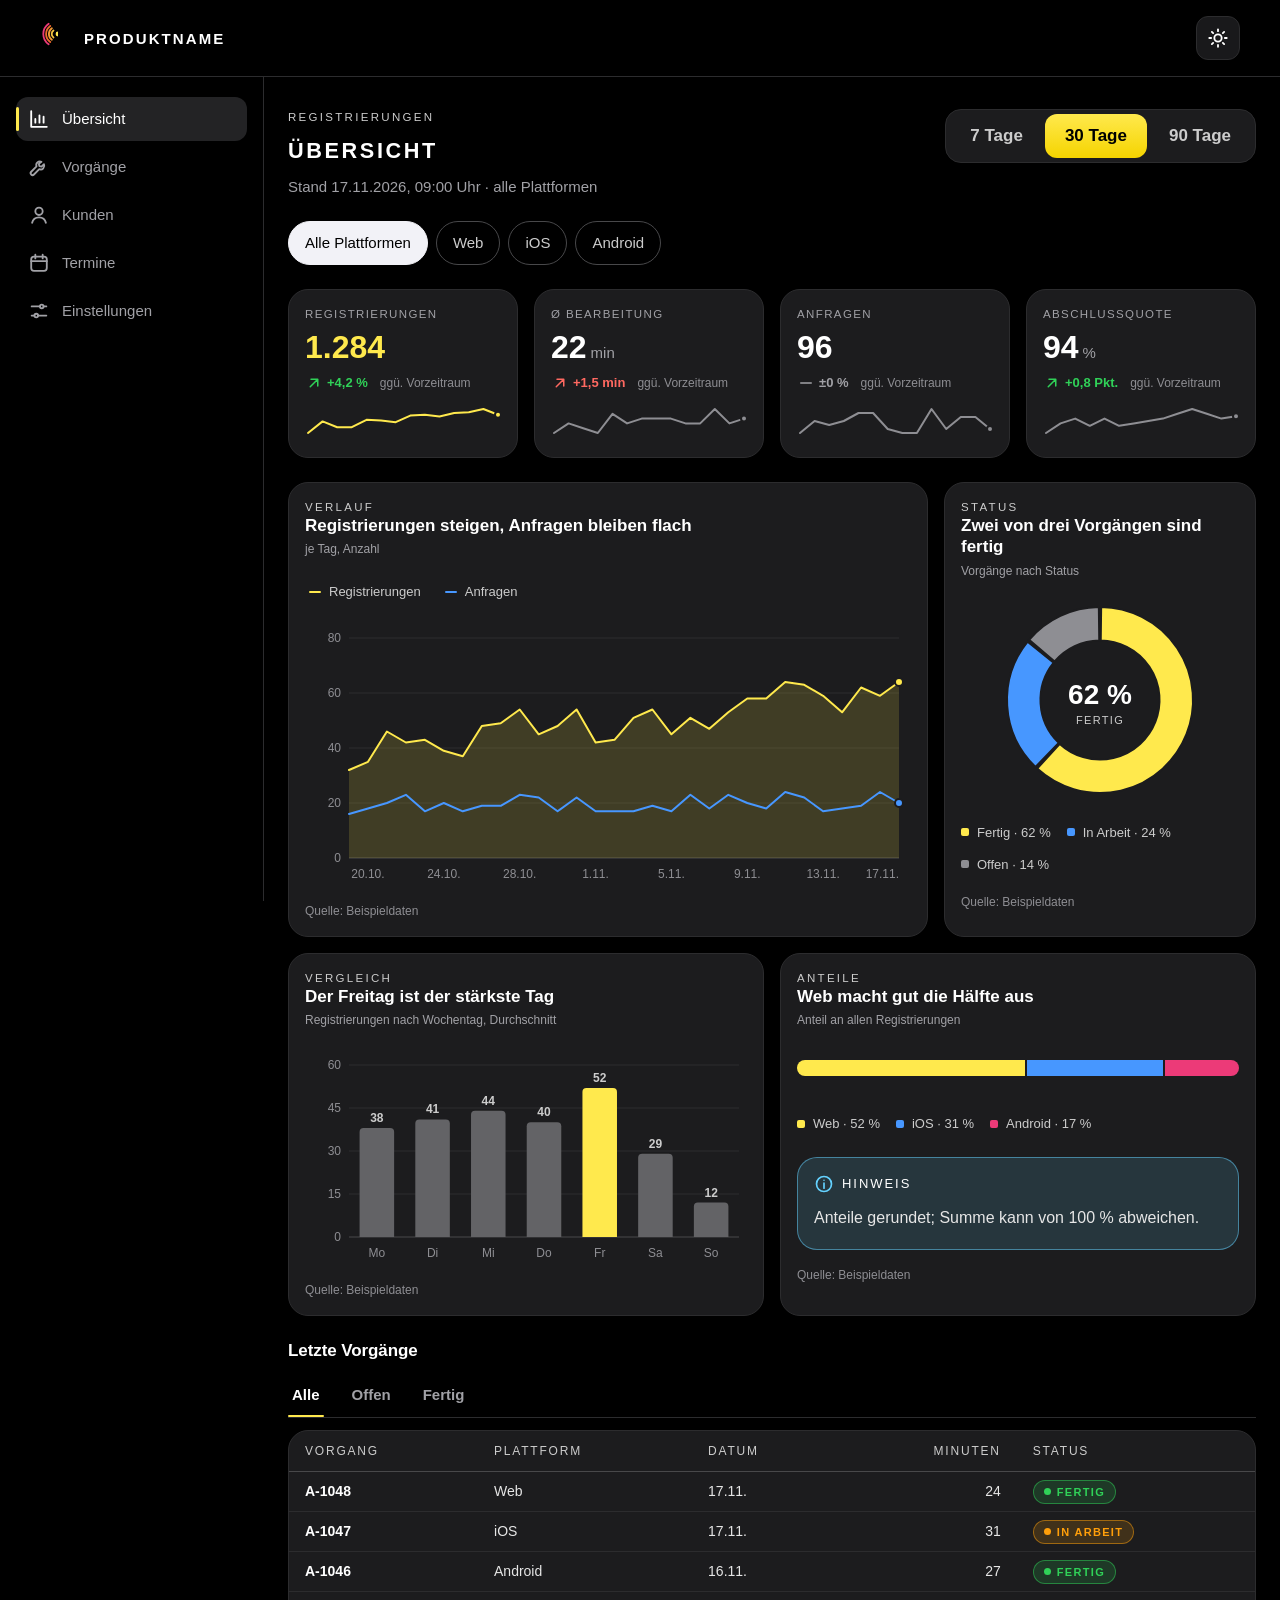
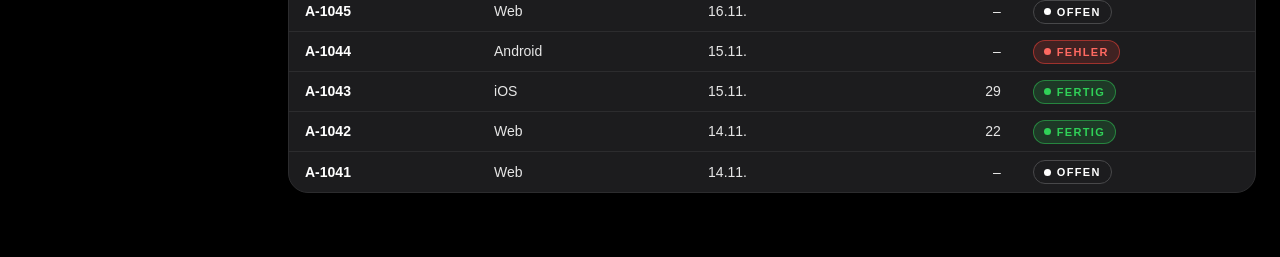
<file: templates/dashboard.html>
<!DOCTYPE html>
<html lang="de" data-theme="dark">
<head>
<meta charset="utf-8">
<meta name="viewport" content="width=device-width, initial-scale=1, viewport-fit=cover">
<meta name="color-scheme" content="dark light">
<title>Produktname – Startvorlage Dashboard (ODSV)</title>
<!-- ODSV-Startvorlage Dashboard. Daten im Skript unten ersetzen (Quelle angeben!). Prüfen: node tools/lint-html.js templates/dashboard.html -->
<link rel="stylesheet" href="../web/tokens.css">
<link rel="stylesheet" href="../web/odsv.css">
<script src="../web/odsv.js"></script>
</head>
<body data-density="compact">
<!--ODSV-SPRITE--><svg xmlns="http://www.w3.org/2000/svg" class="odsv-sprite" aria-hidden="true" focusable="false" style="position:absolute;width:0;height:0;overflow:hidden">

<symbol id="odsv-icon-check" viewBox="0 0 24 24"><path d="M5 12.5l4.5 4.5L19 7.5"/></symbol>
<symbol id="odsv-icon-close" viewBox="0 0 24 24"><path d="M6 6l12 12M18 6L6 18"/></symbol>
<symbol id="odsv-icon-chevron" viewBox="0 0 24 24"><path d="M9 5l7 7-7 7"/></symbol>
<symbol id="odsv-icon-chevron-down" viewBox="0 0 24 24"><path d="M5 9l7 7 7-7"/></symbol>
<symbol id="odsv-icon-arrow" viewBox="0 0 24 24"><path d="M4 12h16M14 6l6 6-6 6"/></symbol>
<symbol id="odsv-icon-trend-up" viewBox="0 0 24 24"><path d="M7 17L17 7M8 7h9v9"/></symbol>
<symbol id="odsv-icon-trend-down" viewBox="0 0 24 24"><path d="M7 7l10 10M17 8v9H8"/></symbol>
<symbol id="odsv-icon-info" viewBox="0 0 24 24"><circle cx="12" cy="12" r="9"/><path d="M12 11v6M12 7.5v.01"/></symbol>
<symbol id="odsv-icon-warning" viewBox="0 0 24 24"><path d="M12 3.5l9.5 16.5h-19z"/><path d="M12 10v4.5M12 17.5v.01"/></symbol>
<symbol id="odsv-icon-error" viewBox="0 0 24 24"><circle cx="12" cy="12" r="9"/><path d="M9 9l6 6M15 9l-6 6"/></symbol>
<symbol id="odsv-icon-battery" viewBox="0 0 24 24"><rect x="2" y="7" width="17" height="10" rx="2.5"/><path d="M22 10.5v3M6 10.5v3M10 10.5v3"/></symbol>
<symbol id="odsv-icon-sound" viewBox="0 0 24 24"><path d="M4 9.5v5h3.5L12 18.5v-13L7.5 9.5z"/><path d="M15.5 9a4 4 0 010 6M18 6.5a8 8 0 010 11"/></symbol>
<symbol id="odsv-icon-led" viewBox="0 0 24 24"><path d="M9 18h6M10 21h4"/><path d="M12 3a6 6 0 00-3.5 10.9c.6.5 1 1.2 1 2.1h5c0-.9.4-1.6 1-2.1A6 6 0 0012 3z"/></symbol>
<symbol id="odsv-icon-car" viewBox="0 0 24 24"><path d="M4 15.5v-4l2-5h12l2 5v4"/><path d="M4 11.5h16M4 15.5h16M4 15.5V18h3v-2.5M17 15.5V18h3v-2.5M7.5 13.5v.01M16.5 13.5v.01"/></symbol>
<symbol id="odsv-icon-bolt" viewBox="0 0 24 24"><path d="M13 2.5L5 13.5h6l-1 8 8-11h-6z"/></symbol>
<symbol id="odsv-icon-wrench" viewBox="0 0 24 24"><path d="M14.7 6.3a4 4 0 00-5.4 5.1L3.5 17.2a2 2 0 003 3l5.8-5.8a4 4 0 005.1-5.4l-2.6 2.6-2.4-.6-.6-2.4z"/></symbol>
<symbol id="odsv-icon-clock" viewBox="0 0 24 24"><circle cx="12" cy="12" r="9"/><path d="M12 7v5l3 2"/></symbol>
<symbol id="odsv-icon-calendar" viewBox="0 0 24 24"><rect x="3.5" y="5" width="17" height="15.5" rx="3"/><path d="M3.5 10h17M8 3v4M16 3v4"/></symbol>
<symbol id="odsv-icon-user" viewBox="0 0 24 24"><circle cx="12" cy="8" r="4"/><path d="M4.5 20.5c.8-3.8 4-6 7.5-6s6.7 2.2 7.5 6"/></symbol>
<symbol id="odsv-icon-search" viewBox="0 0 24 24"><circle cx="11" cy="11" r="6.5"/><path d="M16 16l4.5 4.5"/></symbol>
<symbol id="odsv-icon-download" viewBox="0 0 24 24"><path d="M12 4v11M7 11l5 5 5-5M5 20h14"/></symbol>
<symbol id="odsv-icon-external" viewBox="0 0 24 24"><path d="M14 4h6v6M20 4l-9 9M18 14v4.5a1.5 1.5 0 01-1.5 1.5h-11A1.5 1.5 0 014 18.5v-11A1.5 1.5 0 015.5 6H10"/></symbol>
<symbol id="odsv-icon-plus" viewBox="0 0 24 24"><path d="M12 5v14M5 12h14"/></symbol>
<symbol id="odsv-icon-minus" viewBox="0 0 24 24"><path d="M5 12h14"/></symbol>
<symbol id="odsv-icon-menu" viewBox="0 0 24 24"><path d="M4 7h16M4 12h16M4 17h16"/></symbol>
<symbol id="odsv-icon-settings" viewBox="0 0 24 24"><path d="M4 7h9M17 7h3M4 17h3M11 17h9"/><circle cx="15" cy="7" r="2"/><circle cx="9" cy="17" r="2"/></symbol>
<symbol id="odsv-icon-chart" viewBox="0 0 24 24"><path d="M3.5 3.5v17h17"/><path d="M8 16v-4M12.5 16V8M17 16v-6.5"/></symbol>
<symbol id="odsv-icon-sun" viewBox="0 0 24 24"><circle cx="12" cy="12" r="4"/><path d="M12 2.5v2M12 19.5v2M2.5 12h2M19.5 12h2M5.3 5.3l1.4 1.4M17.3 17.3l1.4 1.4M5.3 18.7l1.4-1.4M17.3 6.7l1.4-1.4"/></symbol>
<symbol id="odsv-icon-moon" viewBox="0 0 24 24"><path d="M20 14.5A8.5 8.5 0 019.5 4a8.5 8.5 0 1010.5 10.5z"/></symbol>
<symbol id="odsv-icon-copy" viewBox="0 0 24 24"><rect x="8.5" y="8.5" width="11" height="11" rx="2.5"/><path d="M15.5 8.5V7a2.5 2.5 0 00-2.5-2.5H7A2.5 2.5 0 004.5 7v6A2.5 2.5 0 007 15.5h1.5"/></symbol>
<symbol id="odsv-icon-filter" viewBox="0 0 24 24"><path d="M4 5h16l-6 7.5V19l-4 1.5v-8z"/></symbol>
<symbol id="odsv-icon-shield" viewBox="0 0 24 24"><path d="M12 3l7.5 3v5.5c0 4.5-3.2 8-7.5 9.5-4.3-1.5-7.5-5-7.5-9.5V6z"/></symbol>
<symbol id="odsv-icon-bell" viewBox="0 0 24 24"><path d="M6 16.5V11a6 6 0 1112 0v5.5l1.5 2h-15z"/><path d="M10 21h4"/></symbol>
<symbol id="odsv-signet" viewBox="0 0 400 400" fill="none" stroke="none"><path d="M266.8 52.6A180 180 0 0 0 266.8 347.4" style="fill:none;stroke-width:26;stroke-linecap:round;stroke-linejoin:round;stroke:var(--odsv-color-signet-1)"/><path d="M289.7 85.3A140 140 0 0 0 289.7 314.7" style="fill:none;stroke-width:26;stroke-linecap:round;stroke-linejoin:round;stroke:var(--odsv-color-signet-2)"/><path d="M312.6 118.1A100 100 0 0 0 312.6 281.9" style="fill:none;stroke-width:26;stroke-linecap:round;stroke-linejoin:round;stroke:var(--odsv-color-signet-3)"/><path d="M335.6 150.9A60 60 0 0 0 335.6 249.1" style="fill:none;stroke-width:26;stroke-linecap:round;stroke-linejoin:round;stroke:var(--odsv-color-signet-4)"/><circle cx="400" cy="200" r="34" style="fill:var(--odsv-color-signet-dot)"/></symbol><symbol id="odsv-signet-ai" viewBox="0 0 400 400" fill="none" stroke="none"><path d="M276.0 72.0Q289.4 170.6 388.0 184.0" style="fill:none;stroke-width:26;stroke-linecap:round;stroke-linejoin:round;stroke:var(--odsv-color-signet-1)"/><path d="M388.0 184.0Q289.4 197.4 276.0 296.0" style="fill:none;stroke-width:26;stroke-linecap:round;stroke-linejoin:round;stroke:var(--odsv-color-signet-2)"/><path d="M276.0 296.0Q262.6 197.4 164.0 184.0" style="fill:none;stroke-width:26;stroke-linecap:round;stroke-linejoin:round;stroke:var(--odsv-color-signet-3)"/><path d="M164.0 184.0Q262.6 170.6 276.0 72.0" style="fill:none;stroke-width:26;stroke-linecap:round;stroke-linejoin:round;stroke:var(--odsv-color-signet-4)"/><circle cx="276" cy="184" r="26" style="fill:var(--odsv-color-signet-dot)"/></symbol><symbol id="odsv-signet-network" viewBox="0 0 400 400" fill="none" stroke="none"><path d="M242.5 156.4L170.7 111.6M130.0 100.0a22 22 0 1 0 44.0 0a22 22 0 1 0 -44.0 0Z" style="fill:none;stroke-width:26;stroke-linecap:round;stroke-linejoin:round;stroke:var(--odsv-color-signet-1)"/><path d="M311.3 134.2L324.4 102.5M312.0 84.0a20 20 0 1 0 40.0 0a20 20 0 1 0 -40.0 0Z" style="fill:none;stroke-width:26;stroke-linecap:round;stroke-linejoin:round;stroke:var(--odsv-color-signet-2)"/><path d="M244.2 218.2L198.4 250.5M162.0 262.0a20 20 0 1 0 40.0 0a20 20 0 1 0 -40.0 0Z" style="fill:none;stroke-width:26;stroke-linecap:round;stroke-linejoin:round;stroke:var(--odsv-color-signet-3)"/><path d="M328.4 226.7L374.9 276.0M368.0 292.0a22 22 0 1 0 44.0 0a22 22 0 1 0 -44.0 0Z" style="fill:none;stroke-width:26;stroke-linecap:round;stroke-linejoin:round;stroke:var(--odsv-color-signet-4)"/><circle cx="290" cy="186" r="32" style="fill:var(--odsv-color-signet-dot)"/></symbol><symbol id="odsv-signet-data" viewBox="0 0 400 400" fill="none" stroke="none"><path d="M196 286L196 250" style="fill:none;stroke-width:26;stroke-linecap:round;stroke-linejoin:round;stroke:var(--odsv-color-signet-1)"/><path d="M252 286L252 212" style="fill:none;stroke-width:26;stroke-linecap:round;stroke-linejoin:round;stroke:var(--odsv-color-signet-2)"/><path d="M308 286L308 174" style="fill:none;stroke-width:26;stroke-linecap:round;stroke-linejoin:round;stroke:var(--odsv-color-signet-3)"/><path d="M364 286L364 136" style="fill:none;stroke-width:26;stroke-linecap:round;stroke-linejoin:round;stroke:var(--odsv-color-signet-4)"/><circle cx="364" cy="80" r="26" style="fill:var(--odsv-color-signet-dot)"/></symbol><symbol id="odsv-signet-code" viewBox="0 0 400 400" fill="none" stroke="none"><path d="M257.7 80.0 L192.0 186.0 L257.7 292.0" style="fill:none;stroke-width:26;stroke-linecap:round;stroke-linejoin:round;stroke:var(--odsv-color-signet-1)"/><path d="M291.0 107.0 L242.0 186.0 L291.0 265.0" style="fill:none;stroke-width:26;stroke-linecap:round;stroke-linejoin:round;stroke:var(--odsv-color-signet-2)"/><path d="M324.2 134.0 L292.0 186.0 L324.2 238.0" style="fill:none;stroke-width:26;stroke-linecap:round;stroke-linejoin:round;stroke:var(--odsv-color-signet-3)"/><path d="M358.1 160.0 L342.0 186.0 L358.1 212.0" style="fill:none;stroke-width:26;stroke-linecap:round;stroke-linejoin:round;stroke:var(--odsv-color-signet-4)"/><circle cx="398" cy="186" r="26" style="fill:var(--odsv-color-signet-dot)"/></symbol><symbol id="odsv-signet-swarm" viewBox="0 0 400 400" fill="none" stroke="none"><path d="M193.5 93.5C197.0 92.1 207.5 87.0 214.6 84.9C221.7 82.7 228.9 81.4 235.8 80.7C242.8 80.0 249.7 80.0 256.3 80.6C262.9 81.3 269.3 82.6 275.3 84.4C281.3 86.2 286.9 88.6 292.1 91.4C297.3 94.1 302.0 97.4 306.3 100.9C310.5 104.4 314.2 108.4 317.4 112.4C320.6 116.4 323.2 120.7 325.3 125.0C327.4 129.3 328.9 133.8 330.0 138.0C331.0 142.3 331.3 148.6 331.5 150.7" style="fill:none;stroke-width:26;stroke-linecap:round;stroke-linejoin:round;stroke:var(--odsv-color-signet-1)"/><path d="M374.5 93.5C375.9 97.0 381.0 107.5 383.1 114.6C385.3 121.7 386.6 128.9 387.3 135.8C388.0 142.8 388.0 149.7 387.4 156.3C386.7 162.9 385.4 169.3 383.6 175.3C381.8 181.3 379.4 186.9 376.6 192.1C373.9 197.3 370.6 202.0 367.1 206.3C363.6 210.5 359.6 214.2 355.6 217.4C351.6 220.6 347.3 223.2 343.0 225.3C338.7 227.4 334.2 228.9 330.0 230.0C325.7 231.0 319.4 231.3 317.3 231.5" style="fill:none;stroke-width:26;stroke-linecap:round;stroke-linejoin:round;stroke:var(--odsv-color-signet-2)"/><path d="M374.5 274.5C371.0 275.9 360.5 281.0 353.4 283.1C346.3 285.3 339.1 286.6 332.2 287.3C325.2 288.0 318.3 288.0 311.7 287.4C305.1 286.7 298.7 285.4 292.7 283.6C286.7 281.8 281.1 279.4 275.9 276.6C270.7 273.9 266.0 270.6 261.7 267.1C257.5 263.6 253.8 259.6 250.6 255.6C247.4 251.6 244.8 247.3 242.7 243.0C240.6 238.7 239.1 234.2 238.0 230.0C237.0 225.7 236.7 219.4 236.5 217.3" style="fill:none;stroke-width:26;stroke-linecap:round;stroke-linejoin:round;stroke:var(--odsv-color-signet-3)"/><path d="M193.5 274.5C192.1 271.0 187.0 260.5 184.9 253.4C182.7 246.3 181.4 239.1 180.7 232.2C180.0 225.2 180.0 218.3 180.6 211.7C181.3 205.1 182.6 198.7 184.4 192.7C186.2 186.7 188.6 181.1 191.4 175.9C194.1 170.7 197.4 166.0 200.9 161.7C204.4 157.5 208.4 153.8 212.4 150.6C216.4 147.4 220.7 144.8 225.0 142.7C229.3 140.6 233.8 139.1 238.0 138.0C242.3 137.0 248.6 136.7 250.7 136.5" style="fill:none;stroke-width:26;stroke-linecap:round;stroke-linejoin:round;stroke:var(--odsv-color-signet-4)"/><circle cx="284" cy="184" r="26" style="fill:var(--odsv-color-signet-dot)"/></symbol><symbol id="odsv-signet-mountains" viewBox="0 0 400 400" fill="none" stroke="none"><path d="M150.0 286.0 L210.0 182.0" style="fill:none;stroke-width:26;stroke-linecap:round;stroke-linejoin:round;stroke:var(--odsv-color-signet-1)"/><path d="M210.0 182.0 L266.0 248.0" style="fill:none;stroke-width:26;stroke-linecap:round;stroke-linejoin:round;stroke:var(--odsv-color-signet-2)"/><path d="M266.0 248.0 L332.0 108.0" style="fill:none;stroke-width:26;stroke-linecap:round;stroke-linejoin:round;stroke:var(--odsv-color-signet-3)"/><path d="M332.0 108.0 L410.0 236.0" style="fill:none;stroke-width:26;stroke-linecap:round;stroke-linejoin:round;stroke:var(--odsv-color-signet-4)"/><circle cx="250" cy="100" r="26" style="fill:var(--odsv-color-signet-dot)"/></symbol><symbol id="odsv-signet-bike" viewBox="0 0 400 400" fill="none" stroke="none"><path d="M120.0 232.0a56 56 0 1 0 112.0 0a56 56 0 1 0 -112.0 0Z" style="fill:none;stroke-width:26;stroke-linecap:round;stroke-linejoin:round;stroke:var(--odsv-color-signet-1)"/><path d="M312.0 232.0a56 56 0 1 0 112.0 0a56 56 0 1 0 -112.0 0Z" style="fill:none;stroke-width:26;stroke-linecap:round;stroke-linejoin:round;stroke:var(--odsv-color-signet-2)"/><path d="M176 232L268 232L244 156L346 156L268 232M346 156L368 232" style="fill:none;stroke-width:26;stroke-linecap:round;stroke-linejoin:round;stroke:var(--odsv-color-signet-3)"/><path d="M244 156L238 124M206 124L256 124M346 156L340 124L376 124" style="fill:none;stroke-width:26;stroke-linecap:round;stroke-linejoin:round;stroke:var(--odsv-color-signet-4)"/><circle cx="268" cy="232" r="24" style="fill:var(--odsv-color-signet-dot)"/></symbol><symbol id="odsv-signet-outdoor" viewBox="0 0 400 400" fill="none" stroke="none"><path d="M180 284L298 68" style="fill:none;stroke-width:26;stroke-linecap:round;stroke-linejoin:round;stroke:var(--odsv-color-signet-1)"/><path d="M384 284L266 68" style="fill:none;stroke-width:26;stroke-linecap:round;stroke-linejoin:round;stroke:var(--odsv-color-signet-2)"/><path d="M246 284L282 206L318 284" style="fill:none;stroke-width:26;stroke-linecap:round;stroke-linejoin:round;stroke:var(--odsv-color-signet-3)"/><path d="M156 284L404 284" style="fill:none;stroke-width:26;stroke-linecap:round;stroke-linejoin:round;stroke:var(--odsv-color-signet-4)"/><circle cx="372" cy="98" r="26" style="fill:var(--odsv-color-signet-dot)"/></symbol><symbol id="odsv-signet-route" viewBox="0 0 400 400" fill="none" stroke="none"><path d="M168 280L332 280A31 31 0 0 0 332 218" style="fill:none;stroke-width:26;stroke-linecap:round;stroke-linejoin:round;stroke:var(--odsv-color-signet-1)"/><path d="M332 218L182 218A31 31 0 0 1 182 156" style="fill:none;stroke-width:26;stroke-linecap:round;stroke-linejoin:round;stroke:var(--odsv-color-signet-2)"/><path d="M182 156L332 156A31 31 0 0 0 332 94" style="fill:none;stroke-width:26;stroke-linecap:round;stroke-linejoin:round;stroke:var(--odsv-color-signet-3)"/><path d="M332 94L244 94" style="fill:none;stroke-width:26;stroke-linecap:round;stroke-linejoin:round;stroke:var(--odsv-color-signet-4)"/><circle cx="186" cy="94" r="26" style="fill:var(--odsv-color-signet-dot)"/></symbol><symbol id="odsv-signet-success" viewBox="0 0 400 400" fill="none" stroke="none"><path d="M334.0 104.0L334.0 70.0" style="fill:none;stroke-width:26;stroke-linecap:round;stroke-linejoin:round;stroke:var(--odsv-color-signet-1)"/><path d="M373.8 127.0L403.3 110.0" style="fill:none;stroke-width:26;stroke-linecap:round;stroke-linejoin:round;stroke:var(--odsv-color-signet-2)"/><path d="M294.2 127.0L268.2 112.0" style="fill:none;stroke-width:26;stroke-linecap:round;stroke-linejoin:round;stroke:var(--odsv-color-signet-3)"/><path d="M178.0 222.0 L228.0 272.0 L304.0 186.0" style="fill:none;stroke-width:26;stroke-linecap:round;stroke-linejoin:round;stroke:var(--odsv-color-signet-4)"/><circle cx="334" cy="150" r="26" style="fill:var(--odsv-color-signet-dot)"/></symbol><symbol id="odsv-signet-fail" viewBox="0 0 400 400" fill="none" stroke="none"><path d="M140.0 250.0 L200.0 186.0" style="fill:none;stroke-width:26;stroke-linecap:round;stroke-linejoin:round;stroke:var(--odsv-color-signet-1)"/><path d="M200.0 186.0 L248.0 214.0" style="fill:none;stroke-width:26;stroke-linecap:round;stroke-linejoin:round;stroke:var(--odsv-color-signet-2)"/><path d="M248.0 214.0 L318.0 104.0" style="fill:none;stroke-width:26;stroke-linecap:round;stroke-linejoin:round;stroke:var(--odsv-color-signet-3)"/><path d="M318 104L356 236" style="fill:none;stroke-width:26;stroke-linecap:round;stroke-linejoin:round;stroke:var(--odsv-color-signet-4)"/><circle cx="366" cy="290" r="26" style="fill:var(--odsv-color-signet-dot)"/></symbol><symbol id="odsv-signet-conflict" viewBox="0 0 400 400" fill="none" stroke="none"><path d="M130 188L232 188" style="fill:none;stroke-width:26;stroke-linecap:round;stroke-linejoin:round;stroke:var(--odsv-color-signet-1)"/><path d="M200 148L240 188L200 228" style="fill:none;stroke-width:26;stroke-linecap:round;stroke-linejoin:round;stroke:var(--odsv-color-signet-2)"/><path d="M372 148L332 188L372 228" style="fill:none;stroke-width:26;stroke-linecap:round;stroke-linejoin:round;stroke:var(--odsv-color-signet-3)"/><path d="M424 188L340 188" style="fill:none;stroke-width:26;stroke-linecap:round;stroke-linejoin:round;stroke:var(--odsv-color-signet-4)"/><circle cx="286" cy="188" r="24" style="fill:var(--odsv-color-signet-dot)"/></symbol><symbol id="odsv-signet-agreement" viewBox="0 0 400 400" fill="none" stroke="none"><path d="M140 92C200 92 220 190 262 190" style="fill:none;stroke-width:26;stroke-linecap:round;stroke-linejoin:round;stroke:var(--odsv-color-signet-1)"/><path d="M140 288C200 288 220 190 262 190" style="fill:none;stroke-width:26;stroke-linecap:round;stroke-linejoin:round;stroke:var(--odsv-color-signet-2)"/><path d="M300 190L388 190" style="fill:none;stroke-width:26;stroke-linecap:round;stroke-linejoin:round;stroke:var(--odsv-color-signet-3)"/><path d="M354 156L392 190L354 224" style="fill:none;stroke-width:26;stroke-linecap:round;stroke-linejoin:round;stroke:var(--odsv-color-signet-4)"/><circle cx="262" cy="190" r="26" style="fill:var(--odsv-color-signet-dot)"/></symbol><symbol id="odsv-signet-idea" viewBox="0 0 400 400" fill="none" stroke="none"><path d="M330.8 236.0A70 70 0 1 0 237.2 236.0" style="fill:none;stroke-width:26;stroke-linecap:round;stroke-linejoin:round;stroke:var(--odsv-color-signet-1)"/><path d="M330.8 236.0L322.8 276.0L245.2 276.0L237.2 236.0" style="fill:none;stroke-width:26;stroke-linecap:round;stroke-linejoin:round;stroke:var(--odsv-color-signet-2)"/><path d="M262 318.0L306 318.0" style="fill:none;stroke-width:26;stroke-linecap:round;stroke-linejoin:round;stroke:var(--odsv-color-signet-3)"/><path d="M284.0 84.0L284.0 64.0M365.9 126.6L382.3 115.2M202.1 126.6L185.7 115.2" style="fill:none;stroke-width:26;stroke-linecap:round;stroke-linejoin:round;stroke:var(--odsv-color-signet-4)"/><circle cx="284" cy="184" r="24" style="fill:var(--odsv-color-signet-dot)"/></symbol><symbol id="odsv-signet-question" viewBox="0 0 400 400" fill="none" stroke="none"><path d="M229.7 110.8A62 62 0 0 1 298.8 70.9" style="fill:none;stroke-width:26;stroke-linecap:round;stroke-linejoin:round;stroke:var(--odsv-color-signet-1)"/><path d="M298.8 70.9A62 62 0 0 1 350.0 132.0" style="fill:none;stroke-width:26;stroke-linecap:round;stroke-linejoin:round;stroke:var(--odsv-color-signet-2)"/><path d="M350 132C350 186 288 172 288 228" style="fill:none;stroke-width:26;stroke-linecap:round;stroke-linejoin:round;stroke:var(--odsv-color-signet-3)"/><path d="M288 228L288 250" style="fill:none;stroke-width:26;stroke-linecap:round;stroke-linejoin:round;stroke:var(--odsv-color-signet-4)"/><circle cx="288" cy="308" r="26" style="fill:var(--odsv-color-signet-dot)"/></symbol><symbol id="odsv-signet-progress" viewBox="0 0 400 400" fill="none" stroke="none"><path d="M265.9 83.6A104 104 0 0 1 386.4 167.9" style="fill:none;stroke-width:26;stroke-linecap:round;stroke-linejoin:round;stroke:var(--odsv-color-signet-1)"/><path d="M386.4 204.1A104 104 0 0 1 302.1 288.4" style="fill:none;stroke-width:26;stroke-linecap:round;stroke-linejoin:round;stroke:var(--odsv-color-signet-2)"/><path d="M265.9 288.4A104 104 0 0 1 193.9 238.0" style="fill:none;stroke-width:26;stroke-linecap:round;stroke-linejoin:round;stroke:var(--odsv-color-signet-3)"/><path d="M181.6 204.1A104 104 0 0 1 186.3 150.4" style="fill:none;stroke-width:26;stroke-linecap:round;stroke-linejoin:round;stroke:var(--odsv-color-signet-4)"/><circle cx="284" cy="186" r="26" style="fill:var(--odsv-color-signet-dot)"/></symbol><symbol id="odsv-signet-restart" viewBox="0 0 400 400" fill="none" stroke="none"><path d="M233.0 103.1A98 98 0 0 1 366.9 139.0" style="fill:none;stroke-width:26;stroke-linecap:round;stroke-linejoin:round;stroke:var(--odsv-color-signet-1)"/><path d="M378.5 171.0A98 98 0 0 1 299.0 284.5" style="fill:none;stroke-width:26;stroke-linecap:round;stroke-linejoin:round;stroke:var(--odsv-color-signet-2)"/><path d="M265.0 284.5A98 98 0 0 1 187.3 162.6" style="fill:none;stroke-width:26;stroke-linecap:round;stroke-linejoin:round;stroke:var(--odsv-color-signet-3)"/><path d="M148.8 187.7L187.3 162.6L208.2 203.6" style="fill:none;stroke-width:26;stroke-linecap:round;stroke-linejoin:round;stroke:var(--odsv-color-signet-4)"/><circle cx="282" cy="188" r="26" style="fill:var(--odsv-color-signet-dot)"/></symbol>
</svg><!--/ODSV-SPRITE-->
<a class="odsv-skip" href="#inhalt">Zum Inhalt</a>
<header class="odsv-topbar odsv-topbar--wide">
  <div class="odsv-topbar__inner">
    <a class="odsv-brand" href="#" aria-label="Produktname, Startseite"><svg class="odsv-brand__mark" viewBox="120 40 280 320" aria-hidden="true"><use href="#odsv-signet"/></svg><span class="odsv-brand__name">Produktname</span></a>
    <div class="odsv-topbar__actions">
      <button type="button" class="odsv-icon-btn odsv-theme-toggle" data-odsv-theme-toggle aria-pressed="false" aria-label="Helles Theme aktivieren"><svg class="odsv-icon odsv-theme-toggle__sun" aria-hidden="true"><use href="#odsv-icon-sun"/></svg><svg class="odsv-icon odsv-theme-toggle__moon" aria-hidden="true"><use href="#odsv-icon-moon"/></svg></button>
      <button type="button" class="odsv-icon-btn odsv-topbar__toggle odsv-hide-lg" data-odsv-nav-toggle aria-expanded="false" aria-controls="app-nav" aria-label="Menü"><svg class="odsv-icon" aria-hidden="true"><use href="#odsv-icon-menu"/></svg></button>
    </div>
    <nav class="odsv-topbar__nav odsv-hide-lg" id="app-nav" aria-label="Hauptnavigation"><ul class="odsv-nav"><li><a class="odsv-nav__link" href="#" aria-current="page">Übersicht</a></li><li><a class="odsv-nav__link" href="#">Vorgänge</a></li><li><a class="odsv-nav__link" href="#">Kunden</a></li><li><a class="odsv-nav__link" href="#">Termine</a></li><li><a class="odsv-nav__link" href="#">Einstellungen</a></li></ul></nav>
  </div>
</header>
<div class="odsv-app">
  <aside class="odsv-sidebar" aria-label="Bereiche"><nav aria-label="Hauptnavigation"><ul class="odsv-sidebar__nav"><li><a class="odsv-sidebar__link" href="#" aria-current="page"><svg class="odsv-icon" aria-hidden="true"><use href="#odsv-icon-chart"/></svg><span class="odsv-sidebar__text">Übersicht</span></a></li><li><a class="odsv-sidebar__link" href="#"><svg class="odsv-icon" aria-hidden="true"><use href="#odsv-icon-wrench"/></svg><span class="odsv-sidebar__text">Vorgänge</span></a></li><li><a class="odsv-sidebar__link" href="#"><svg class="odsv-icon" aria-hidden="true"><use href="#odsv-icon-user"/></svg><span class="odsv-sidebar__text">Kunden</span></a></li><li><a class="odsv-sidebar__link" href="#"><svg class="odsv-icon" aria-hidden="true"><use href="#odsv-icon-calendar"/></svg><span class="odsv-sidebar__text">Termine</span></a></li><li><a class="odsv-sidebar__link" href="#"><svg class="odsv-icon" aria-hidden="true"><use href="#odsv-icon-settings"/></svg><span class="odsv-sidebar__text">Einstellungen</span></a></li></ul></nav></aside>
  <main class="odsv-app__main" id="inhalt">
    <div class="odsv-stack odsv-stack--6">
      <header class="odsv-cluster odsv-cluster--between odsv-cluster--start">
        <div class="odsv-hgroup odsv-hgroup--compact">
          <p class="odsv-eyebrow">Registrierungen</p>
          <h1 class="odsv-h1">Übersicht</h1>
          <p class="odsv-sub" id="stand">Stand 17.11.2026, 09:00 Uhr · alle Plattformen</p>
        </div>
        <div class="odsv-segmented" role="radiogroup" aria-label="Zeitraum" id="range" data-odsv-segmented>
          <button type="button" class="odsv-segmented__item" role="radio" aria-checked="false" data-value="7">7 Tage</button>
          <button type="button" class="odsv-segmented__item" role="radio" aria-checked="true" data-value="30">30 Tage</button>
          <button type="button" class="odsv-segmented__item" role="radio" aria-checked="false" data-value="90">90 Tage</button>
        </div>
      </header>

      <div class="odsv-cluster odsv-cluster--2" role="group" aria-label="Plattform filtern">
        <button type="button" class="odsv-pill" aria-pressed="true">Alle Plattformen</button>
        <button type="button" class="odsv-pill" aria-pressed="false">Web</button>
        <button type="button" class="odsv-pill" aria-pressed="false">iOS</button>
        <button type="button" class="odsv-pill" aria-pressed="false">Android</button>
      </div>

      <section aria-label="Kennzahlen">
        <div class="odsv-grid odsv-grid--dashboard" id="kpis"></div>
      </section>

      <div class="odsv-grid odsv-grid--dashboard">
        <div class="odsv-col-12 odsv-col-lg-8">
          <figure class="odsv-chart">
            <div class="odsv-chart__header"><div><p class="odsv-eyebrow">Verlauf</p><figcaption class="odsv-chart__title" id="t-line">Registrierungen steigen, Anfragen bleiben flach</figcaption><p class="odsv-chart__subtitle">je Tag, Anzahl</p></div></div>
            <ul class="odsv-legend" aria-label="Legende">
              <li><button type="button" class="odsv-legend__item odsv-dv-1" aria-pressed="true" data-s="0"><span class="odsv-swatch odsv-swatch--line"></span><span style="color:var(--odsv-color-text-secondary)">Registrierungen</span></button></li>
              <li><button type="button" class="odsv-legend__item odsv-dv-2" aria-pressed="true" data-s="1"><span class="odsv-swatch odsv-swatch--line"></span><span style="color:var(--odsv-color-text-secondary)">Anfragen</span></button></li>
            </ul>
            <div class="odsv-chart__plot" id="c-line"></div>
            <p class="odsv-chart__footer">Quelle: Beispieldaten</p>
          </figure>
        </div>
        <div class="odsv-col-12 odsv-col-lg-4">
          <figure class="odsv-chart" style="height:100%">
            <div><p class="odsv-eyebrow">Status</p><figcaption class="odsv-chart__title">Zwei von drei Vorgängen sind fertig</figcaption><p class="odsv-chart__subtitle">Vorgänge nach Status</p></div>
            <div class="odsv-chart__plot" id="c-donut"></div>
            <ul class="odsv-legend" id="l-donut"></ul>
            <p class="odsv-chart__footer">Quelle: Beispieldaten</p>
          </figure>
        </div>
        <div class="odsv-col-12 odsv-col-lg-6">
          <figure class="odsv-chart">
            <div><p class="odsv-eyebrow">Vergleich</p><figcaption class="odsv-chart__title">Der Freitag ist der stärkste Tag</figcaption><p class="odsv-chart__subtitle">Registrierungen nach Wochentag, Durchschnitt</p></div>
            <div class="odsv-chart__plot" id="c-bars"></div>
            <p class="odsv-chart__footer">Quelle: Beispieldaten</p>
          </figure>
        </div>
        <div class="odsv-col-12 odsv-col-lg-6">
          <figure class="odsv-chart">
            <div><p class="odsv-eyebrow">Anteile</p><figcaption class="odsv-chart__title">Web macht gut die Hälfte aus</figcaption><p class="odsv-chart__subtitle">Anteil an allen Registrierungen</p></div>
            <div class="odsv-stackbar" role="img" aria-label="Web 52 Prozent, iOS 31 Prozent, Android 17 Prozent"><span class="odsv-dv-1" style="flex:52"></span><span class="odsv-dv-2" style="flex:31"></span><span class="odsv-dv-3" style="flex:17"></span></div>
            <ul class="odsv-legend"><li class="odsv-legend__item odsv-dv-1"><span class="odsv-swatch"></span><span style="color:var(--odsv-color-text-secondary)">Web · 52 %</span></li><li class="odsv-legend__item odsv-dv-2"><span class="odsv-swatch"></span><span style="color:var(--odsv-color-text-secondary)">iOS · 31 %</span></li><li class="odsv-legend__item odsv-dv-3"><span class="odsv-swatch"></span><span style="color:var(--odsv-color-text-secondary)">Android · 17 %</span></li></ul>
            <div class="odsv-callout odsv-callout--banner odsv-callout--info"><p class="odsv-callout__head"><svg class="odsv-icon" aria-hidden="true"><use href="#odsv-icon-info"/></svg><span class="odsv-callout__label">Hinweis</span></p><p class="odsv-callout__text">Anteile gerundet; Summe kann von 100 % abweichen.</p></div>
            <p class="odsv-chart__footer">Quelle: Beispieldaten</p>
          </figure>
        </div>
      </div>

      <section class="odsv-stack odsv-stack--3" aria-labelledby="h-tab">
        <h2 class="odsv-h4" id="h-tab">Letzte Vorgänge</h2>
        <div class="odsv-tabs" role="tablist" aria-label="Status" data-odsv-tabs id="tabs">
          <button type="button" class="odsv-tab" role="tab" id="tb-alle" data-value="alle" aria-selected="true" aria-controls="tp">Alle</button>
          <button type="button" class="odsv-tab" role="tab" id="tb-offen" data-value="offen" aria-selected="false" aria-controls="tp" tabindex="-1">Offen</button>
          <button type="button" class="odsv-tab" role="tab" id="tb-fertig" data-value="fertig" aria-selected="false" aria-controls="tp" tabindex="-1">Fertig</button>
        </div>
        <div id="tp" role="tabpanel" aria-labelledby="tb-alle">
          <div class="odsv-table-wrap" role="region" aria-label="Letzte Vorgänge" tabindex="0">
            <table class="odsv-table odsv-table--compact odsv-table--hover">
              <caption class="odsv-sr-only">Letzte Vorgänge mit Plattform, Dauer und Status</caption>
              <thead><tr><th scope="col">Vorgang</th><th scope="col">Plattform</th><th scope="col">Datum</th><th scope="col" class="odsv-table__num">Minuten</th><th scope="col">Status</th></tr></thead>
              <tbody id="rows"></tbody>
            </table>
          </div>
          <p class="odsv-empty odsv-small" id="empty" hidden>Keine Vorgänge mit diesem Status. Anderen Reiter wählen.</p>
        </div>
      </section>
    </div>
  </main>
</div>
<script src="../web/odsv-charts.js"></script>
<script>
(function () {
  var C = window.ODSVCharts, de = C.format;
  function rnd(seed) { var s = seed; return function () { s = (s * 16807) % 2147483647; return s / 2147483647; }; }
  function series(n, base, amp, trend, seed) { var r = rnd(seed), a = []; for (var i = 0; i < n; i++) a.push(Math.max(1, Math.round(base + trend * i / n + (r() - .5) * amp))); return a; }
  function labels(n) { var out = [], d = new Date(2026, 10, 17); for (var i = n - 1; i >= 0; i--) { var x = new Date(d); x.setDate(d.getDate() - i); out.push(x.getDate() + '.' + (x.getMonth() + 1) + '.'); } return out; }
  var state = { range: 30, hidden: {} };
  var STATUS = { fertig: ['success', 'Fertig'], arbeit: ['warning', 'In Arbeit'], fehler: ['danger', 'Fehler'], offen: ['', 'Offen'] };
  var ROWS = [['A-1048','Web','17.11.',24,'fertig'],['A-1047','iOS','17.11.',31,'arbeit'],['A-1046','Android','16.11.',27,'fertig'],['A-1045','Web','16.11.','–','offen'],['A-1044','Android','15.11.','–','fehler'],['A-1043','iOS','15.11.',29,'fertig'],['A-1042','Web','14.11.',22,'fertig'],['A-1041','Web','14.11.','–','offen']];
  function kpi(label, val, unit, trend, dir, kind, note, spark, lead) {
    var icon = dir === 0 ? 'minus' : dir > 0 ? 'trend-up' : 'trend-down';
    return '<div class="odsv-col-6 odsv-col-lg-3"><dl class="odsv-kpi' + (lead ? ' odsv-kpi--lead' : '') + '"><dt class="odsv-kpi__label">' + label + '</dt><dd class="odsv-kpi__value">' + val + (unit ? '<span class="odsv-kpi__unit">' + unit + '</span>' : '') + '</dd>' +
      '<dd class="odsv-kpi__row"><span class="odsv-trend odsv-trend--' + kind + '"><svg class="odsv-icon" aria-hidden="true"><use href="#odsv-icon-' + icon + '"/></svg>' + trend + '</span><span class="odsv-kpi__note">' + note + '</span></dd>' +
      '<dd class="odsv-kpi__spark" data-odsv-spark="' + spark + '" style="height:32px"></dd></dl></div>';
  }
  function renderKpis() {
    var n = state.range, f = n / 30, sp = series(14, 40, 14, 20, 7);
    document.getElementById('kpis').innerHTML =
      kpi('Registrierungen', de(Math.round(1284 * f)), '', '+4,2 %', 1, 'positive', 'ggü. Vorzeitraum', sp.join(','), true) +
      kpi('Ø Bearbeitung', '22', 'min', '+1,5 min', 1, 'negative', 'ggü. Vorzeitraum', series(14, 22, 5, 2, 11).join(',')) +
      kpi('Anfragen', de(Math.round(96 * f)), '', '±0 %', 0, 'neutral', 'ggü. Vorzeitraum', series(14, 20, 8, 0, 3).join(',')) +
      kpi('Abschlussquote', '94', '%', '+0,8 Pkt.', 1, 'positive', 'ggü. Vorzeitraum', series(14, 90, 6, 6, 5).join(','));
    document.querySelectorAll('[data-odsv-spark]').forEach(function (e) { C.spark(e, e.getAttribute('data-odsv-spark').split(',').map(Number), 'odsv-dv-neutral'); });
    document.querySelector('.odsv-kpi--lead [data-odsv-spark]').remove();
    var s = document.querySelectorAll('.odsv-kpi')[0];
    s.insertAdjacentHTML('beforeend', '<dd class="odsv-kpi__spark" id="spark-lead" style="height:32px"></dd>');
    C.spark(document.getElementById('spark-lead'), sp, 'odsv-dv-1');
  }
  function renderLine() {
    var n = state.range, ser = [{ name: 'Registrierungen', values: series(n, 40, 16, 22, 1), cls: 'odsv-dv-1', area: true }, { name: 'Anfragen', values: series(n, 20, 8, 1, 2), cls: 'odsv-dv-2' }].filter(function (s, i) { return !state.hidden[i]; });
    C.line(document.getElementById('c-line'), { labels: labels(n), series: ser, height: 260, label: 'Registrierungen steigen im Zeitraum von rund 40 auf über 60 je Tag; Anfragen bleiben bei etwa 20.' });
  }
  function renderOthers() {
    C.donut(document.getElementById('c-donut'), { items: [{ label: 'Fertig', value: 62, cls: 'odsv-dv-1' }, { label: 'In Arbeit', value: 24, cls: 'odsv-dv-2' }, { label: 'Offen', value: 14, cls: 'odsv-dv-neutral' }], size: 190, center: { value: '62 %', label: 'fertig' }, label: '62 Prozent fertig, 24 in Arbeit, 14 offen.' });
    document.getElementById('l-donut').innerHTML = [['odsv-dv-1','Fertig · 62 %'],['odsv-dv-2','In Arbeit · 24 %'],['odsv-dv-neutral','Offen · 14 %']].map(function (x) { return '<li class="odsv-legend__item ' + x[0] + '"><span class="odsv-swatch"></span><span style="color:var(--odsv-color-text-secondary)">' + x[1] + '</span></li>'; }).join('');
    C.bars(document.getElementById('c-bars'), { labels: ['Mo','Di','Mi','Do','Fr','Sa','So'], values: [38, 41, 44, 40, 52, 29, 12], colors: ['odsv-dv-context','odsv-dv-context','odsv-dv-context','odsv-dv-context','odsv-dv-highlight','odsv-dv-context','odsv-dv-context'], height: 220, label: 'Registrierungen nach Wochentag; Freitag mit 52 am höchsten.' });
  }
  function renderRows(filter) {
    var tb = document.getElementById('rows'), n = 0; tb.innerHTML = '';
    ROWS.forEach(function (r) {
      var st = r[4], grp = st === 'fertig' ? 'fertig' : (st === 'offen' || st === 'arbeit' ? 'offen' : 'fehler');
      if (filter === 'offen' && !(st === 'offen' || st === 'arbeit')) return;
      if (filter === 'fertig' && st !== 'fertig') return;
      var s = STATUS[st]; n++;
      tb.insertAdjacentHTML('beforeend', '<tr><th scope="row">' + r[0] + '</th><td>' + r[1] + '</td><td>' + r[2] + '</td><td class="odsv-table__num">' + r[3] + '</td><td><span class="odsv-badge' + (s[0] ? ' odsv-badge--' + s[0] : '') + '"><span class="odsv-badge__dot"></span>' + s[1] + '</span></td></tr>');
    });
    document.getElementById('empty').hidden = n > 0;
  }
  document.getElementById('range').addEventListener('odsv:change', function (e) { state.range = +e.detail.value; renderKpis(); renderLine(); });
  document.getElementById('tabs').addEventListener('odsv:change', function (e) { var v = e.detail.value; document.getElementById('tp').setAttribute('aria-labelledby', 'tb-' + v); renderRows(v); });
  document.querySelectorAll('[data-s]').forEach(function (b) {
    b.addEventListener('click', function () {
      var on = b.getAttribute('aria-pressed') === 'true', other = document.querySelectorAll('[data-s][aria-pressed="true"]');
      if (on && other.length === 1) return;
      b.setAttribute('aria-pressed', on ? 'false' : 'true'); state.hidden[b.dataset.s] = on; renderLine();
    });
  });
  document.querySelectorAll('.odsv-pill').forEach(function (p) { p.addEventListener('click', function () { document.querySelectorAll('.odsv-pill').forEach(function (q) { q.setAttribute('aria-pressed', q === p ? 'true' : 'false'); }); }); });
  renderKpis(); renderLine(); renderOthers(); renderRows('alle');
})();
</script>
</body>
</html>
</file>
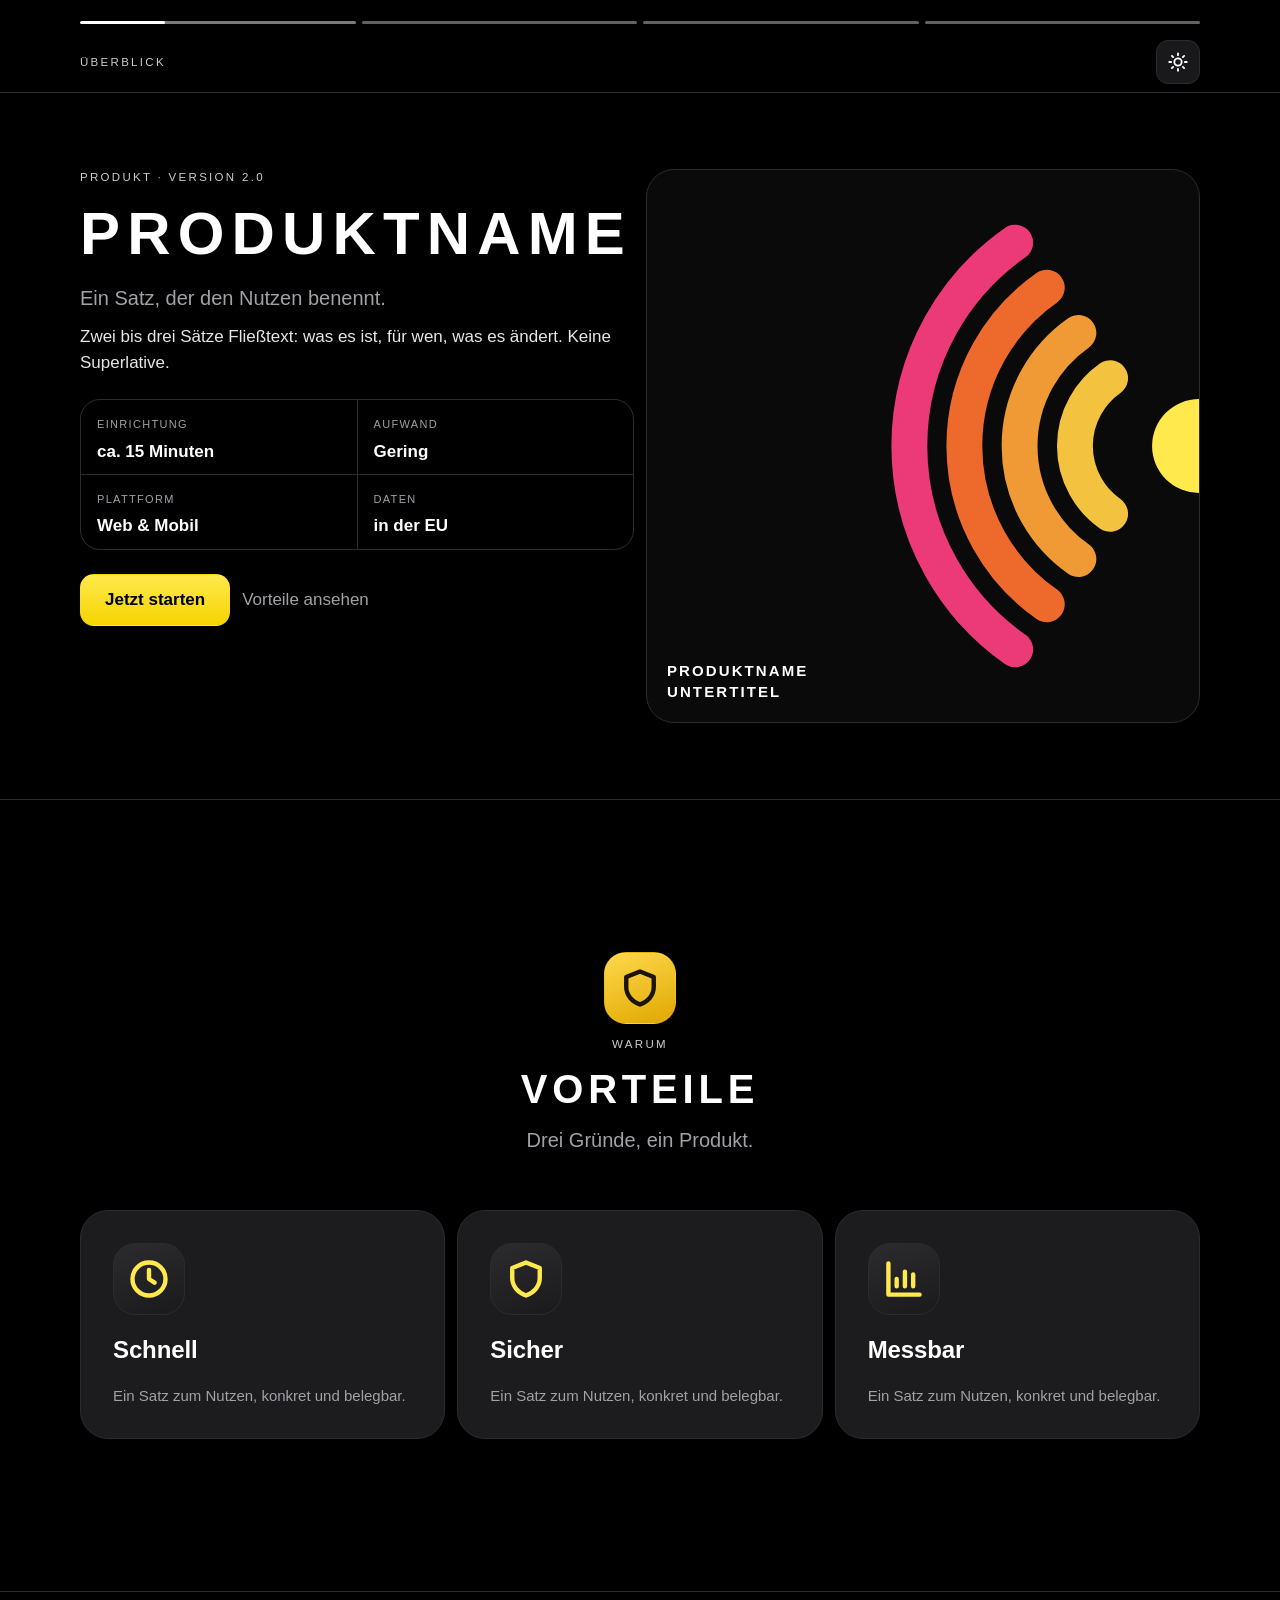
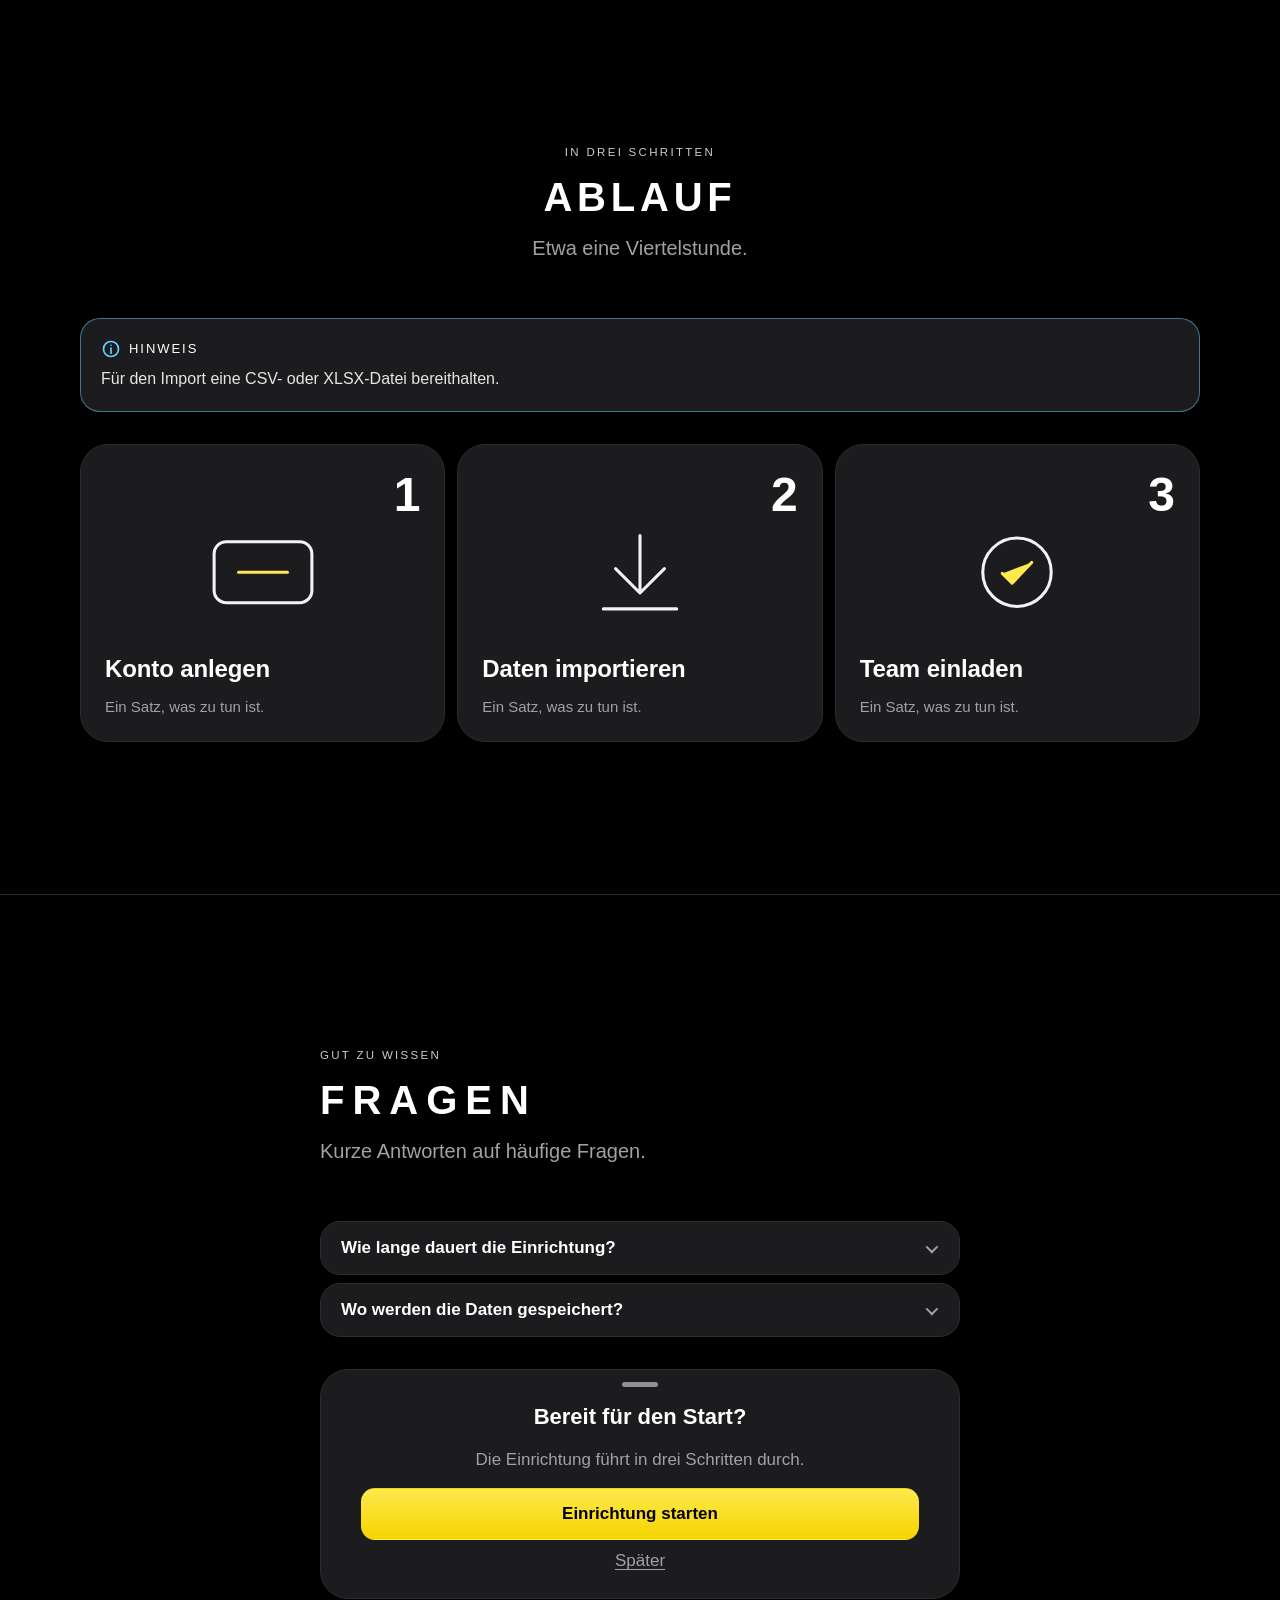
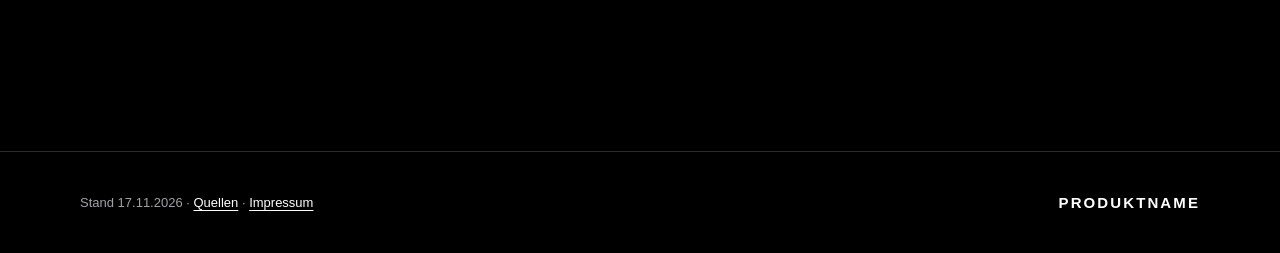
<file: templates/website.html>
<!DOCTYPE html>
<html lang="de" data-theme="dark">
<head>
<meta charset="utf-8">
<meta name="viewport" content="width=device-width, initial-scale=1, viewport-fit=cover">
<meta name="color-scheme" content="dark light">
<title>Produktname – Startvorlage Website (ODSV)</title>
<!-- ODSV-Startvorlage Website. Inhalte ersetzen, Struktur behalten. Pfade relativ zu templates/; beim Kopieren anpassen.
     Regeln: catalog/COMPONENTS.md · Prüfen: node tools/lint-html.js templates/website.html -->
<link rel="stylesheet" href="../web/tokens.css">
<link rel="stylesheet" href="../web/odsv.css">
<script src="../web/odsv.js"></script>
</head>
<body>
<!--ODSV-SPRITE--><svg xmlns="http://www.w3.org/2000/svg" class="odsv-sprite" aria-hidden="true" focusable="false" style="position:absolute;width:0;height:0;overflow:hidden">

<symbol id="odsv-icon-check" viewBox="0 0 24 24"><path d="M5 12.5l4.5 4.5L19 7.5"/></symbol>
<symbol id="odsv-icon-close" viewBox="0 0 24 24"><path d="M6 6l12 12M18 6L6 18"/></symbol>
<symbol id="odsv-icon-chevron" viewBox="0 0 24 24"><path d="M9 5l7 7-7 7"/></symbol>
<symbol id="odsv-icon-chevron-down" viewBox="0 0 24 24"><path d="M5 9l7 7 7-7"/></symbol>
<symbol id="odsv-icon-arrow" viewBox="0 0 24 24"><path d="M4 12h16M14 6l6 6-6 6"/></symbol>
<symbol id="odsv-icon-trend-up" viewBox="0 0 24 24"><path d="M7 17L17 7M8 7h9v9"/></symbol>
<symbol id="odsv-icon-trend-down" viewBox="0 0 24 24"><path d="M7 7l10 10M17 8v9H8"/></symbol>
<symbol id="odsv-icon-info" viewBox="0 0 24 24"><circle cx="12" cy="12" r="9"/><path d="M12 11v6M12 7.5v.01"/></symbol>
<symbol id="odsv-icon-warning" viewBox="0 0 24 24"><path d="M12 3.5l9.5 16.5h-19z"/><path d="M12 10v4.5M12 17.5v.01"/></symbol>
<symbol id="odsv-icon-error" viewBox="0 0 24 24"><circle cx="12" cy="12" r="9"/><path d="M9 9l6 6M15 9l-6 6"/></symbol>
<symbol id="odsv-icon-battery" viewBox="0 0 24 24"><rect x="2" y="7" width="17" height="10" rx="2.5"/><path d="M22 10.5v3M6 10.5v3M10 10.5v3"/></symbol>
<symbol id="odsv-icon-sound" viewBox="0 0 24 24"><path d="M4 9.5v5h3.5L12 18.5v-13L7.5 9.5z"/><path d="M15.5 9a4 4 0 010 6M18 6.5a8 8 0 010 11"/></symbol>
<symbol id="odsv-icon-led" viewBox="0 0 24 24"><path d="M9 18h6M10 21h4"/><path d="M12 3a6 6 0 00-3.5 10.9c.6.5 1 1.2 1 2.1h5c0-.9.4-1.6 1-2.1A6 6 0 0012 3z"/></symbol>
<symbol id="odsv-icon-car" viewBox="0 0 24 24"><path d="M4 15.5v-4l2-5h12l2 5v4"/><path d="M4 11.5h16M4 15.5h16M4 15.5V18h3v-2.5M17 15.5V18h3v-2.5M7.5 13.5v.01M16.5 13.5v.01"/></symbol>
<symbol id="odsv-icon-bolt" viewBox="0 0 24 24"><path d="M13 2.5L5 13.5h6l-1 8 8-11h-6z"/></symbol>
<symbol id="odsv-icon-wrench" viewBox="0 0 24 24"><path d="M14.7 6.3a4 4 0 00-5.4 5.1L3.5 17.2a2 2 0 003 3l5.8-5.8a4 4 0 005.1-5.4l-2.6 2.6-2.4-.6-.6-2.4z"/></symbol>
<symbol id="odsv-icon-clock" viewBox="0 0 24 24"><circle cx="12" cy="12" r="9"/><path d="M12 7v5l3 2"/></symbol>
<symbol id="odsv-icon-calendar" viewBox="0 0 24 24"><rect x="3.5" y="5" width="17" height="15.5" rx="3"/><path d="M3.5 10h17M8 3v4M16 3v4"/></symbol>
<symbol id="odsv-icon-user" viewBox="0 0 24 24"><circle cx="12" cy="8" r="4"/><path d="M4.5 20.5c.8-3.8 4-6 7.5-6s6.7 2.2 7.5 6"/></symbol>
<symbol id="odsv-icon-search" viewBox="0 0 24 24"><circle cx="11" cy="11" r="6.5"/><path d="M16 16l4.5 4.5"/></symbol>
<symbol id="odsv-icon-download" viewBox="0 0 24 24"><path d="M12 4v11M7 11l5 5 5-5M5 20h14"/></symbol>
<symbol id="odsv-icon-external" viewBox="0 0 24 24"><path d="M14 4h6v6M20 4l-9 9M18 14v4.5a1.5 1.5 0 01-1.5 1.5h-11A1.5 1.5 0 014 18.5v-11A1.5 1.5 0 015.5 6H10"/></symbol>
<symbol id="odsv-icon-plus" viewBox="0 0 24 24"><path d="M12 5v14M5 12h14"/></symbol>
<symbol id="odsv-icon-minus" viewBox="0 0 24 24"><path d="M5 12h14"/></symbol>
<symbol id="odsv-icon-menu" viewBox="0 0 24 24"><path d="M4 7h16M4 12h16M4 17h16"/></symbol>
<symbol id="odsv-icon-settings" viewBox="0 0 24 24"><path d="M4 7h9M17 7h3M4 17h3M11 17h9"/><circle cx="15" cy="7" r="2"/><circle cx="9" cy="17" r="2"/></symbol>
<symbol id="odsv-icon-chart" viewBox="0 0 24 24"><path d="M3.5 3.5v17h17"/><path d="M8 16v-4M12.5 16V8M17 16v-6.5"/></symbol>
<symbol id="odsv-icon-sun" viewBox="0 0 24 24"><circle cx="12" cy="12" r="4"/><path d="M12 2.5v2M12 19.5v2M2.5 12h2M19.5 12h2M5.3 5.3l1.4 1.4M17.3 17.3l1.4 1.4M5.3 18.7l1.4-1.4M17.3 6.7l1.4-1.4"/></symbol>
<symbol id="odsv-icon-moon" viewBox="0 0 24 24"><path d="M20 14.5A8.5 8.5 0 019.5 4a8.5 8.5 0 1010.5 10.5z"/></symbol>
<symbol id="odsv-icon-copy" viewBox="0 0 24 24"><rect x="8.5" y="8.5" width="11" height="11" rx="2.5"/><path d="M15.5 8.5V7a2.5 2.5 0 00-2.5-2.5H7A2.5 2.5 0 004.5 7v6A2.5 2.5 0 007 15.5h1.5"/></symbol>
<symbol id="odsv-icon-filter" viewBox="0 0 24 24"><path d="M4 5h16l-6 7.5V19l-4 1.5v-8z"/></symbol>
<symbol id="odsv-icon-shield" viewBox="0 0 24 24"><path d="M12 3l7.5 3v5.5c0 4.5-3.2 8-7.5 9.5-4.3-1.5-7.5-5-7.5-9.5V6z"/></symbol>
<symbol id="odsv-icon-bell" viewBox="0 0 24 24"><path d="M6 16.5V11a6 6 0 1112 0v5.5l1.5 2h-15z"/><path d="M10 21h4"/></symbol>
<symbol id="odsv-signet" viewBox="0 0 400 400" fill="none" stroke="none"><path d="M266.8 52.6A180 180 0 0 0 266.8 347.4" style="fill:none;stroke-width:26;stroke-linecap:round;stroke-linejoin:round;stroke:var(--odsv-color-signet-1)"/><path d="M289.7 85.3A140 140 0 0 0 289.7 314.7" style="fill:none;stroke-width:26;stroke-linecap:round;stroke-linejoin:round;stroke:var(--odsv-color-signet-2)"/><path d="M312.6 118.1A100 100 0 0 0 312.6 281.9" style="fill:none;stroke-width:26;stroke-linecap:round;stroke-linejoin:round;stroke:var(--odsv-color-signet-3)"/><path d="M335.6 150.9A60 60 0 0 0 335.6 249.1" style="fill:none;stroke-width:26;stroke-linecap:round;stroke-linejoin:round;stroke:var(--odsv-color-signet-4)"/><circle cx="400" cy="200" r="34" style="fill:var(--odsv-color-signet-dot)"/></symbol><symbol id="odsv-signet-ai" viewBox="0 0 400 400" fill="none" stroke="none"><path d="M276.0 72.0Q289.4 170.6 388.0 184.0" style="fill:none;stroke-width:26;stroke-linecap:round;stroke-linejoin:round;stroke:var(--odsv-color-signet-1)"/><path d="M388.0 184.0Q289.4 197.4 276.0 296.0" style="fill:none;stroke-width:26;stroke-linecap:round;stroke-linejoin:round;stroke:var(--odsv-color-signet-2)"/><path d="M276.0 296.0Q262.6 197.4 164.0 184.0" style="fill:none;stroke-width:26;stroke-linecap:round;stroke-linejoin:round;stroke:var(--odsv-color-signet-3)"/><path d="M164.0 184.0Q262.6 170.6 276.0 72.0" style="fill:none;stroke-width:26;stroke-linecap:round;stroke-linejoin:round;stroke:var(--odsv-color-signet-4)"/><circle cx="276" cy="184" r="26" style="fill:var(--odsv-color-signet-dot)"/></symbol><symbol id="odsv-signet-network" viewBox="0 0 400 400" fill="none" stroke="none"><path d="M242.5 156.4L170.7 111.6M130.0 100.0a22 22 0 1 0 44.0 0a22 22 0 1 0 -44.0 0Z" style="fill:none;stroke-width:26;stroke-linecap:round;stroke-linejoin:round;stroke:var(--odsv-color-signet-1)"/><path d="M311.3 134.2L324.4 102.5M312.0 84.0a20 20 0 1 0 40.0 0a20 20 0 1 0 -40.0 0Z" style="fill:none;stroke-width:26;stroke-linecap:round;stroke-linejoin:round;stroke:var(--odsv-color-signet-2)"/><path d="M244.2 218.2L198.4 250.5M162.0 262.0a20 20 0 1 0 40.0 0a20 20 0 1 0 -40.0 0Z" style="fill:none;stroke-width:26;stroke-linecap:round;stroke-linejoin:round;stroke:var(--odsv-color-signet-3)"/><path d="M328.4 226.7L374.9 276.0M368.0 292.0a22 22 0 1 0 44.0 0a22 22 0 1 0 -44.0 0Z" style="fill:none;stroke-width:26;stroke-linecap:round;stroke-linejoin:round;stroke:var(--odsv-color-signet-4)"/><circle cx="290" cy="186" r="32" style="fill:var(--odsv-color-signet-dot)"/></symbol><symbol id="odsv-signet-data" viewBox="0 0 400 400" fill="none" stroke="none"><path d="M196 286L196 250" style="fill:none;stroke-width:26;stroke-linecap:round;stroke-linejoin:round;stroke:var(--odsv-color-signet-1)"/><path d="M252 286L252 212" style="fill:none;stroke-width:26;stroke-linecap:round;stroke-linejoin:round;stroke:var(--odsv-color-signet-2)"/><path d="M308 286L308 174" style="fill:none;stroke-width:26;stroke-linecap:round;stroke-linejoin:round;stroke:var(--odsv-color-signet-3)"/><path d="M364 286L364 136" style="fill:none;stroke-width:26;stroke-linecap:round;stroke-linejoin:round;stroke:var(--odsv-color-signet-4)"/><circle cx="364" cy="80" r="26" style="fill:var(--odsv-color-signet-dot)"/></symbol><symbol id="odsv-signet-code" viewBox="0 0 400 400" fill="none" stroke="none"><path d="M257.7 80.0 L192.0 186.0 L257.7 292.0" style="fill:none;stroke-width:26;stroke-linecap:round;stroke-linejoin:round;stroke:var(--odsv-color-signet-1)"/><path d="M291.0 107.0 L242.0 186.0 L291.0 265.0" style="fill:none;stroke-width:26;stroke-linecap:round;stroke-linejoin:round;stroke:var(--odsv-color-signet-2)"/><path d="M324.2 134.0 L292.0 186.0 L324.2 238.0" style="fill:none;stroke-width:26;stroke-linecap:round;stroke-linejoin:round;stroke:var(--odsv-color-signet-3)"/><path d="M358.1 160.0 L342.0 186.0 L358.1 212.0" style="fill:none;stroke-width:26;stroke-linecap:round;stroke-linejoin:round;stroke:var(--odsv-color-signet-4)"/><circle cx="398" cy="186" r="26" style="fill:var(--odsv-color-signet-dot)"/></symbol><symbol id="odsv-signet-swarm" viewBox="0 0 400 400" fill="none" stroke="none"><path d="M193.5 93.5C197.0 92.1 207.5 87.0 214.6 84.9C221.7 82.7 228.9 81.4 235.8 80.7C242.8 80.0 249.7 80.0 256.3 80.6C262.9 81.3 269.3 82.6 275.3 84.4C281.3 86.2 286.9 88.6 292.1 91.4C297.3 94.1 302.0 97.4 306.3 100.9C310.5 104.4 314.2 108.4 317.4 112.4C320.6 116.4 323.2 120.7 325.3 125.0C327.4 129.3 328.9 133.8 330.0 138.0C331.0 142.3 331.3 148.6 331.5 150.7" style="fill:none;stroke-width:26;stroke-linecap:round;stroke-linejoin:round;stroke:var(--odsv-color-signet-1)"/><path d="M374.5 93.5C375.9 97.0 381.0 107.5 383.1 114.6C385.3 121.7 386.6 128.9 387.3 135.8C388.0 142.8 388.0 149.7 387.4 156.3C386.7 162.9 385.4 169.3 383.6 175.3C381.8 181.3 379.4 186.9 376.6 192.1C373.9 197.3 370.6 202.0 367.1 206.3C363.6 210.5 359.6 214.2 355.6 217.4C351.6 220.6 347.3 223.2 343.0 225.3C338.7 227.4 334.2 228.9 330.0 230.0C325.7 231.0 319.4 231.3 317.3 231.5" style="fill:none;stroke-width:26;stroke-linecap:round;stroke-linejoin:round;stroke:var(--odsv-color-signet-2)"/><path d="M374.5 274.5C371.0 275.9 360.5 281.0 353.4 283.1C346.3 285.3 339.1 286.6 332.2 287.3C325.2 288.0 318.3 288.0 311.7 287.4C305.1 286.7 298.7 285.4 292.7 283.6C286.7 281.8 281.1 279.4 275.9 276.6C270.7 273.9 266.0 270.6 261.7 267.1C257.5 263.6 253.8 259.6 250.6 255.6C247.4 251.6 244.8 247.3 242.7 243.0C240.6 238.7 239.1 234.2 238.0 230.0C237.0 225.7 236.7 219.4 236.5 217.3" style="fill:none;stroke-width:26;stroke-linecap:round;stroke-linejoin:round;stroke:var(--odsv-color-signet-3)"/><path d="M193.5 274.5C192.1 271.0 187.0 260.5 184.9 253.4C182.7 246.3 181.4 239.1 180.7 232.2C180.0 225.2 180.0 218.3 180.6 211.7C181.3 205.1 182.6 198.7 184.4 192.7C186.2 186.7 188.6 181.1 191.4 175.9C194.1 170.7 197.4 166.0 200.9 161.7C204.4 157.5 208.4 153.8 212.4 150.6C216.4 147.4 220.7 144.8 225.0 142.7C229.3 140.6 233.8 139.1 238.0 138.0C242.3 137.0 248.6 136.7 250.7 136.5" style="fill:none;stroke-width:26;stroke-linecap:round;stroke-linejoin:round;stroke:var(--odsv-color-signet-4)"/><circle cx="284" cy="184" r="26" style="fill:var(--odsv-color-signet-dot)"/></symbol><symbol id="odsv-signet-mountains" viewBox="0 0 400 400" fill="none" stroke="none"><path d="M150.0 286.0 L210.0 182.0" style="fill:none;stroke-width:26;stroke-linecap:round;stroke-linejoin:round;stroke:var(--odsv-color-signet-1)"/><path d="M210.0 182.0 L266.0 248.0" style="fill:none;stroke-width:26;stroke-linecap:round;stroke-linejoin:round;stroke:var(--odsv-color-signet-2)"/><path d="M266.0 248.0 L332.0 108.0" style="fill:none;stroke-width:26;stroke-linecap:round;stroke-linejoin:round;stroke:var(--odsv-color-signet-3)"/><path d="M332.0 108.0 L410.0 236.0" style="fill:none;stroke-width:26;stroke-linecap:round;stroke-linejoin:round;stroke:var(--odsv-color-signet-4)"/><circle cx="250" cy="100" r="26" style="fill:var(--odsv-color-signet-dot)"/></symbol><symbol id="odsv-signet-bike" viewBox="0 0 400 400" fill="none" stroke="none"><path d="M120.0 232.0a56 56 0 1 0 112.0 0a56 56 0 1 0 -112.0 0Z" style="fill:none;stroke-width:26;stroke-linecap:round;stroke-linejoin:round;stroke:var(--odsv-color-signet-1)"/><path d="M312.0 232.0a56 56 0 1 0 112.0 0a56 56 0 1 0 -112.0 0Z" style="fill:none;stroke-width:26;stroke-linecap:round;stroke-linejoin:round;stroke:var(--odsv-color-signet-2)"/><path d="M176 232L268 232L244 156L346 156L268 232M346 156L368 232" style="fill:none;stroke-width:26;stroke-linecap:round;stroke-linejoin:round;stroke:var(--odsv-color-signet-3)"/><path d="M244 156L238 124M206 124L256 124M346 156L340 124L376 124" style="fill:none;stroke-width:26;stroke-linecap:round;stroke-linejoin:round;stroke:var(--odsv-color-signet-4)"/><circle cx="268" cy="232" r="24" style="fill:var(--odsv-color-signet-dot)"/></symbol><symbol id="odsv-signet-outdoor" viewBox="0 0 400 400" fill="none" stroke="none"><path d="M180 284L298 68" style="fill:none;stroke-width:26;stroke-linecap:round;stroke-linejoin:round;stroke:var(--odsv-color-signet-1)"/><path d="M384 284L266 68" style="fill:none;stroke-width:26;stroke-linecap:round;stroke-linejoin:round;stroke:var(--odsv-color-signet-2)"/><path d="M246 284L282 206L318 284" style="fill:none;stroke-width:26;stroke-linecap:round;stroke-linejoin:round;stroke:var(--odsv-color-signet-3)"/><path d="M156 284L404 284" style="fill:none;stroke-width:26;stroke-linecap:round;stroke-linejoin:round;stroke:var(--odsv-color-signet-4)"/><circle cx="372" cy="98" r="26" style="fill:var(--odsv-color-signet-dot)"/></symbol><symbol id="odsv-signet-route" viewBox="0 0 400 400" fill="none" stroke="none"><path d="M168 280L332 280A31 31 0 0 0 332 218" style="fill:none;stroke-width:26;stroke-linecap:round;stroke-linejoin:round;stroke:var(--odsv-color-signet-1)"/><path d="M332 218L182 218A31 31 0 0 1 182 156" style="fill:none;stroke-width:26;stroke-linecap:round;stroke-linejoin:round;stroke:var(--odsv-color-signet-2)"/><path d="M182 156L332 156A31 31 0 0 0 332 94" style="fill:none;stroke-width:26;stroke-linecap:round;stroke-linejoin:round;stroke:var(--odsv-color-signet-3)"/><path d="M332 94L244 94" style="fill:none;stroke-width:26;stroke-linecap:round;stroke-linejoin:round;stroke:var(--odsv-color-signet-4)"/><circle cx="186" cy="94" r="26" style="fill:var(--odsv-color-signet-dot)"/></symbol><symbol id="odsv-signet-success" viewBox="0 0 400 400" fill="none" stroke="none"><path d="M334.0 104.0L334.0 70.0" style="fill:none;stroke-width:26;stroke-linecap:round;stroke-linejoin:round;stroke:var(--odsv-color-signet-1)"/><path d="M373.8 127.0L403.3 110.0" style="fill:none;stroke-width:26;stroke-linecap:round;stroke-linejoin:round;stroke:var(--odsv-color-signet-2)"/><path d="M294.2 127.0L268.2 112.0" style="fill:none;stroke-width:26;stroke-linecap:round;stroke-linejoin:round;stroke:var(--odsv-color-signet-3)"/><path d="M178.0 222.0 L228.0 272.0 L304.0 186.0" style="fill:none;stroke-width:26;stroke-linecap:round;stroke-linejoin:round;stroke:var(--odsv-color-signet-4)"/><circle cx="334" cy="150" r="26" style="fill:var(--odsv-color-signet-dot)"/></symbol><symbol id="odsv-signet-fail" viewBox="0 0 400 400" fill="none" stroke="none"><path d="M140.0 250.0 L200.0 186.0" style="fill:none;stroke-width:26;stroke-linecap:round;stroke-linejoin:round;stroke:var(--odsv-color-signet-1)"/><path d="M200.0 186.0 L248.0 214.0" style="fill:none;stroke-width:26;stroke-linecap:round;stroke-linejoin:round;stroke:var(--odsv-color-signet-2)"/><path d="M248.0 214.0 L318.0 104.0" style="fill:none;stroke-width:26;stroke-linecap:round;stroke-linejoin:round;stroke:var(--odsv-color-signet-3)"/><path d="M318 104L356 236" style="fill:none;stroke-width:26;stroke-linecap:round;stroke-linejoin:round;stroke:var(--odsv-color-signet-4)"/><circle cx="366" cy="290" r="26" style="fill:var(--odsv-color-signet-dot)"/></symbol><symbol id="odsv-signet-conflict" viewBox="0 0 400 400" fill="none" stroke="none"><path d="M130 188L232 188" style="fill:none;stroke-width:26;stroke-linecap:round;stroke-linejoin:round;stroke:var(--odsv-color-signet-1)"/><path d="M200 148L240 188L200 228" style="fill:none;stroke-width:26;stroke-linecap:round;stroke-linejoin:round;stroke:var(--odsv-color-signet-2)"/><path d="M372 148L332 188L372 228" style="fill:none;stroke-width:26;stroke-linecap:round;stroke-linejoin:round;stroke:var(--odsv-color-signet-3)"/><path d="M424 188L340 188" style="fill:none;stroke-width:26;stroke-linecap:round;stroke-linejoin:round;stroke:var(--odsv-color-signet-4)"/><circle cx="286" cy="188" r="24" style="fill:var(--odsv-color-signet-dot)"/></symbol><symbol id="odsv-signet-agreement" viewBox="0 0 400 400" fill="none" stroke="none"><path d="M140 92C200 92 220 190 262 190" style="fill:none;stroke-width:26;stroke-linecap:round;stroke-linejoin:round;stroke:var(--odsv-color-signet-1)"/><path d="M140 288C200 288 220 190 262 190" style="fill:none;stroke-width:26;stroke-linecap:round;stroke-linejoin:round;stroke:var(--odsv-color-signet-2)"/><path d="M300 190L388 190" style="fill:none;stroke-width:26;stroke-linecap:round;stroke-linejoin:round;stroke:var(--odsv-color-signet-3)"/><path d="M354 156L392 190L354 224" style="fill:none;stroke-width:26;stroke-linecap:round;stroke-linejoin:round;stroke:var(--odsv-color-signet-4)"/><circle cx="262" cy="190" r="26" style="fill:var(--odsv-color-signet-dot)"/></symbol><symbol id="odsv-signet-idea" viewBox="0 0 400 400" fill="none" stroke="none"><path d="M330.8 236.0A70 70 0 1 0 237.2 236.0" style="fill:none;stroke-width:26;stroke-linecap:round;stroke-linejoin:round;stroke:var(--odsv-color-signet-1)"/><path d="M330.8 236.0L322.8 276.0L245.2 276.0L237.2 236.0" style="fill:none;stroke-width:26;stroke-linecap:round;stroke-linejoin:round;stroke:var(--odsv-color-signet-2)"/><path d="M262 318.0L306 318.0" style="fill:none;stroke-width:26;stroke-linecap:round;stroke-linejoin:round;stroke:var(--odsv-color-signet-3)"/><path d="M284.0 84.0L284.0 64.0M365.9 126.6L382.3 115.2M202.1 126.6L185.7 115.2" style="fill:none;stroke-width:26;stroke-linecap:round;stroke-linejoin:round;stroke:var(--odsv-color-signet-4)"/><circle cx="284" cy="184" r="24" style="fill:var(--odsv-color-signet-dot)"/></symbol><symbol id="odsv-signet-question" viewBox="0 0 400 400" fill="none" stroke="none"><path d="M229.7 110.8A62 62 0 0 1 298.8 70.9" style="fill:none;stroke-width:26;stroke-linecap:round;stroke-linejoin:round;stroke:var(--odsv-color-signet-1)"/><path d="M298.8 70.9A62 62 0 0 1 350.0 132.0" style="fill:none;stroke-width:26;stroke-linecap:round;stroke-linejoin:round;stroke:var(--odsv-color-signet-2)"/><path d="M350 132C350 186 288 172 288 228" style="fill:none;stroke-width:26;stroke-linecap:round;stroke-linejoin:round;stroke:var(--odsv-color-signet-3)"/><path d="M288 228L288 250" style="fill:none;stroke-width:26;stroke-linecap:round;stroke-linejoin:round;stroke:var(--odsv-color-signet-4)"/><circle cx="288" cy="308" r="26" style="fill:var(--odsv-color-signet-dot)"/></symbol><symbol id="odsv-signet-progress" viewBox="0 0 400 400" fill="none" stroke="none"><path d="M265.9 83.6A104 104 0 0 1 386.4 167.9" style="fill:none;stroke-width:26;stroke-linecap:round;stroke-linejoin:round;stroke:var(--odsv-color-signet-1)"/><path d="M386.4 204.1A104 104 0 0 1 302.1 288.4" style="fill:none;stroke-width:26;stroke-linecap:round;stroke-linejoin:round;stroke:var(--odsv-color-signet-2)"/><path d="M265.9 288.4A104 104 0 0 1 193.9 238.0" style="fill:none;stroke-width:26;stroke-linecap:round;stroke-linejoin:round;stroke:var(--odsv-color-signet-3)"/><path d="M181.6 204.1A104 104 0 0 1 186.3 150.4" style="fill:none;stroke-width:26;stroke-linecap:round;stroke-linejoin:round;stroke:var(--odsv-color-signet-4)"/><circle cx="284" cy="186" r="26" style="fill:var(--odsv-color-signet-dot)"/></symbol><symbol id="odsv-signet-restart" viewBox="0 0 400 400" fill="none" stroke="none"><path d="M233.0 103.1A98 98 0 0 1 366.9 139.0" style="fill:none;stroke-width:26;stroke-linecap:round;stroke-linejoin:round;stroke:var(--odsv-color-signet-1)"/><path d="M378.5 171.0A98 98 0 0 1 299.0 284.5" style="fill:none;stroke-width:26;stroke-linecap:round;stroke-linejoin:round;stroke:var(--odsv-color-signet-2)"/><path d="M265.0 284.5A98 98 0 0 1 187.3 162.6" style="fill:none;stroke-width:26;stroke-linecap:round;stroke-linejoin:round;stroke:var(--odsv-color-signet-3)"/><path d="M148.8 187.7L187.3 162.6L208.2 203.6" style="fill:none;stroke-width:26;stroke-linecap:round;stroke-linejoin:round;stroke:var(--odsv-color-signet-4)"/><circle cx="282" cy="188" r="26" style="fill:var(--odsv-color-signet-dot)"/></symbol>
</svg><!--/ODSV-SPRITE-->
<a class="odsv-skip" href="#inhalt">Zum Inhalt</a>

<!-- Top-Bar mit Kapitelleiste: ein Segment je <section> mit id; aria-label = Kapitelname -->
<header class="odsv-topbar">
  <nav class="odsv-topbar__progress" aria-label="Kapitel">
    <ol class="odsv-progress" data-odsv-scrollprogress>
      <li class="odsv-progress__seg"><a class="odsv-progress__link" href="#ueberblick" aria-label="Überblick"><span class="odsv-progress__bar"></span></a></li>
      <li class="odsv-progress__seg"><a class="odsv-progress__link" href="#vorteile" aria-label="Vorteile"><span class="odsv-progress__bar"></span></a></li>
      <li class="odsv-progress__seg"><a class="odsv-progress__link" href="#ablauf" aria-label="Ablauf"><span class="odsv-progress__bar"></span></a></li>
      <li class="odsv-progress__seg"><a class="odsv-progress__link" href="#fragen" aria-label="Fragen"><span class="odsv-progress__bar"></span></a></li>
    </ol>
  </nav>
  <div class="odsv-topbar__progress odsv-topbar__meta">
    <span class="odsv-eyebrow" data-odsv-scrollprogress-label>Überblick</span>
    <button type="button" class="odsv-icon-btn odsv-theme-toggle" data-odsv-theme-toggle aria-pressed="false" aria-label="Helles Theme aktivieren"><svg class="odsv-icon odsv-theme-toggle__sun" aria-hidden="true"><use href="#odsv-icon-sun"/></svg><svg class="odsv-icon odsv-theme-toggle__moon" aria-hidden="true"><use href="#odsv-icon-moon"/></svg></button>
  </div>
</header>

<main id="inhalt">
  <!-- Hero: Dreiklang + kurze Fakten + EINE Primär-Aktion + Signet (einziger Signet-Moment der Seite) -->
  <section class="odsv-section odsv-section--tight" id="ueberblick" aria-labelledby="h-hero">
    <div class="odsv-container">
      <div class="odsv-grid">
        <div class="odsv-col-12 odsv-col-lg-6">
          <div class="odsv-stack odsv-stack--6">
            <div class="odsv-stack odsv-stack--3">
              <p class="odsv-eyebrow">Produkt · Version 2.0</p>
              <h1 class="odsv-display" id="h-hero">Produktname</h1>
              <p class="odsv-sub">Ein Satz, der den Nutzen benennt.</p>
              <p class="odsv-body">Zwei bis drei Sätze Fließtext: was es ist, für wen, was es ändert. Keine Superlative.</p>
            </div>
            <dl class="odsv-specs">
              <div class="odsv-spec"><dt class="odsv-spec__label">Einrichtung</dt><dd class="odsv-spec__value">ca.&nbsp;15&nbsp;Minuten</dd></div>
              <div class="odsv-spec"><dt class="odsv-spec__label">Aufwand</dt><dd class="odsv-spec__value">Gering</dd></div>
              <div class="odsv-spec"><dt class="odsv-spec__label">Plattform</dt><dd class="odsv-spec__value">Web &amp; Mobil</dd></div>
              <div class="odsv-spec"><dt class="odsv-spec__label">Daten</dt><dd class="odsv-spec__value">in der EU</dd></div>
            </dl>
            <div class="odsv-cluster">
              <a class="odsv-btn odsv-btn--primary odsv-btn--block odsv-btn--block-sm" href="#ablauf">Jetzt starten</a>
              <a class="odsv-link odsv-link--muted odsv-link--plain" href="#vorteile">Vorteile ansehen</a>
            </div>
          </div>
        </div>
        <div class="odsv-col-12 odsv-col-lg-6">
          <div class="odsv-signet-card">
            <svg class="odsv-signet-card__svg" viewBox="0 0 400 400" preserveAspectRatio="xMaxYMid slice" role="img" aria-label="Signet aus vier Bögen im Verlauf von Pink zu Gelb"><use href="#odsv-signet"/></svg>
            <p class="odsv-wordmark">Produktname<br>Untertitel</p>
          </div>
        </div>
      </div>
    </div>
  </section>

  <!-- Vorteile: zentrierter Sektionskopf, drei gleich hohe Karten -->
  <section class="odsv-section odsv-section--rule" id="vorteile" aria-labelledby="h-vor">
    <div class="odsv-container">
      <header class="odsv-section-head odsv-section-head--center">
        <span class="odsv-tile odsv-tile--accent" aria-hidden="true"><svg class="odsv-icon" aria-hidden="true"><use href="#odsv-icon-shield"/></svg></span>
        <p class="odsv-eyebrow">Warum</p>
        <h2 class="odsv-h1" id="h-vor">Vorteile</h2>
        <p class="odsv-sub">Drei Gründe, ein Produkt.</p>
      </header>
      <ul class="odsv-grid" role="list">
        <li class="odsv-col-12 odsv-col-md-4"><article class="odsv-card odsv-stack odsv-stack--3"><span class="odsv-tile" aria-hidden="true"><svg class="odsv-icon" aria-hidden="true"><use href="#odsv-icon-clock"/></svg></span><h3 class="odsv-card__title">Schnell</h3><p class="odsv-card__text">Ein Satz zum Nutzen, konkret und belegbar.</p></article></li>
        <li class="odsv-col-12 odsv-col-md-4"><article class="odsv-card odsv-stack odsv-stack--3"><span class="odsv-tile" aria-hidden="true"><svg class="odsv-icon" aria-hidden="true"><use href="#odsv-icon-shield"/></svg></span><h3 class="odsv-card__title">Sicher</h3><p class="odsv-card__text">Ein Satz zum Nutzen, konkret und belegbar.</p></article></li>
        <li class="odsv-col-12 odsv-col-md-4"><article class="odsv-card odsv-stack odsv-stack--3"><span class="odsv-tile" aria-hidden="true"><svg class="odsv-icon" aria-hidden="true"><use href="#odsv-icon-chart"/></svg></span><h3 class="odsv-card__title">Messbar</h3><p class="odsv-card__text">Ein Satz zum Nutzen, konkret und belegbar.</p></article></li>
      </ul>
    </div>
  </section>

  <!-- Ablauf: nummerierte Schritt-Karten in <ol>; Warnung VOR dem Schritt, in voller Länge -->
  <section class="odsv-section odsv-section--rule" id="ablauf" aria-labelledby="h-abl">
    <div class="odsv-container">
      <header class="odsv-section-head odsv-section-head--center">
        <p class="odsv-eyebrow">In drei Schritten</p>
        <h2 class="odsv-h1" id="h-abl">Ablauf</h2>
        <p class="odsv-sub">Etwa eine Viertelstunde.</p>
      </header>
      <div class="odsv-callout odsv-callout--info" role="note">
        <p class="odsv-callout__head"><svg class="odsv-icon" aria-hidden="true"><use href="#odsv-icon-info"/></svg><span class="odsv-callout__label">Hinweis</span></p>
        <p class="odsv-callout__text">Für den Import eine CSV- oder XLSX-Datei bereithalten.</p>
      </div>
      <ol class="odsv-grid odsv-mt-8" role="list">
        <li class="odsv-col-12 odsv-col-md-4"><article class="odsv-step"><span class="odsv-step__num" aria-hidden="true">1</span><div class="odsv-step__media" aria-hidden="true"><svg viewBox="0 0 180 110" class="odsv-lineart"><rect x="50" y="30" width="80" height="50" rx="10"/><path d="M70 55h40" class="odsv-lineart--marker"/></svg></div><h3 class="odsv-step__title"><span class="odsv-sr-only">Schritt 1: </span>Konto anlegen</h3><p class="odsv-step__text">Ein Satz, was zu tun ist.</p></article></li>
        <li class="odsv-col-12 odsv-col-md-4"><article class="odsv-step"><span class="odsv-step__num" aria-hidden="true">2</span><div class="odsv-step__media" aria-hidden="true"><svg viewBox="0 0 180 110" class="odsv-lineart"><path d="M90 25v45M70 52l20 20 20-20M60 85h60"/></svg></div><h3 class="odsv-step__title"><span class="odsv-sr-only">Schritt 2: </span>Daten importieren</h3><p class="odsv-step__text">Ein Satz, was zu tun ist.</p></article></li>
        <li class="odsv-col-12 odsv-col-md-4"><article class="odsv-step"><span class="odsv-step__num" aria-hidden="true">3</span><div class="odsv-step__media" aria-hidden="true"><svg viewBox="0 0 180 110" class="odsv-lineart"><circle cx="90" cy="55" r="28"/><path d="M78 56l8 8 16-17" class="odsv-lineart--marker"/></svg></div><h3 class="odsv-step__title"><span class="odsv-sr-only">Schritt 3: </span>Team einladen</h3><p class="odsv-step__text">Ein Satz, was zu tun ist.</p></article></li>
      </ol>
    </div>
  </section>

  <!-- Fragen: Akkordeon nur für optionale Information, nie für Warnungen -->
  <section class="odsv-section odsv-section--rule" id="fragen" aria-labelledby="h-faq">
    <div class="odsv-container odsv-container--text">
      <header class="odsv-section-head">
        <p class="odsv-eyebrow">Gut zu wissen</p>
        <h2 class="odsv-h1" id="h-faq">Fragen</h2>
        <p class="odsv-sub">Kurze Antworten auf häufige Fragen.</p>
      </header>
      <details class="odsv-accordion odsv-accordion--card"><summary>Wie lange dauert die Einrichtung?</summary><div class="odsv-accordion__body"><p>Rund 15 Minuten.</p></div></details>
      <details class="odsv-accordion odsv-accordion--card"><summary>Wo werden die Daten gespeichert?</summary><div class="odsv-accordion__body"><p>In Rechenzentren in der EU.</p></div></details>
      <div class="odsv-sheet odsv-sheet--inline odsv-mt-8">
        <div class="odsv-sheet__panel">
          <span class="odsv-sheet__grabber" aria-hidden="true"></span>
          <h3 class="odsv-sheet__title">Bereit für den Start?</h3>
          <p class="odsv-sheet__text">Die Einrichtung führt in drei Schritten durch.</p>
          <div class="odsv-sheet__actions"><a class="odsv-btn odsv-btn--primary" href="#ablauf">Einrichtung starten</a><a class="odsv-link odsv-link--muted" href="#ueberblick">Später</a></div>
        </div>
      </div>
    </div>
  </section>
</main>

<footer class="odsv-footer">
  <div class="odsv-container"><div class="odsv-footer__grid"><p>Stand 17.11.2026 · <a href="#ueberblick">Quellen</a> · <a href="#ueberblick">Impressum</a></p><span class="odsv-wordmark">Produktname</span></div></div>
</footer>
</body>
</html>
</file>
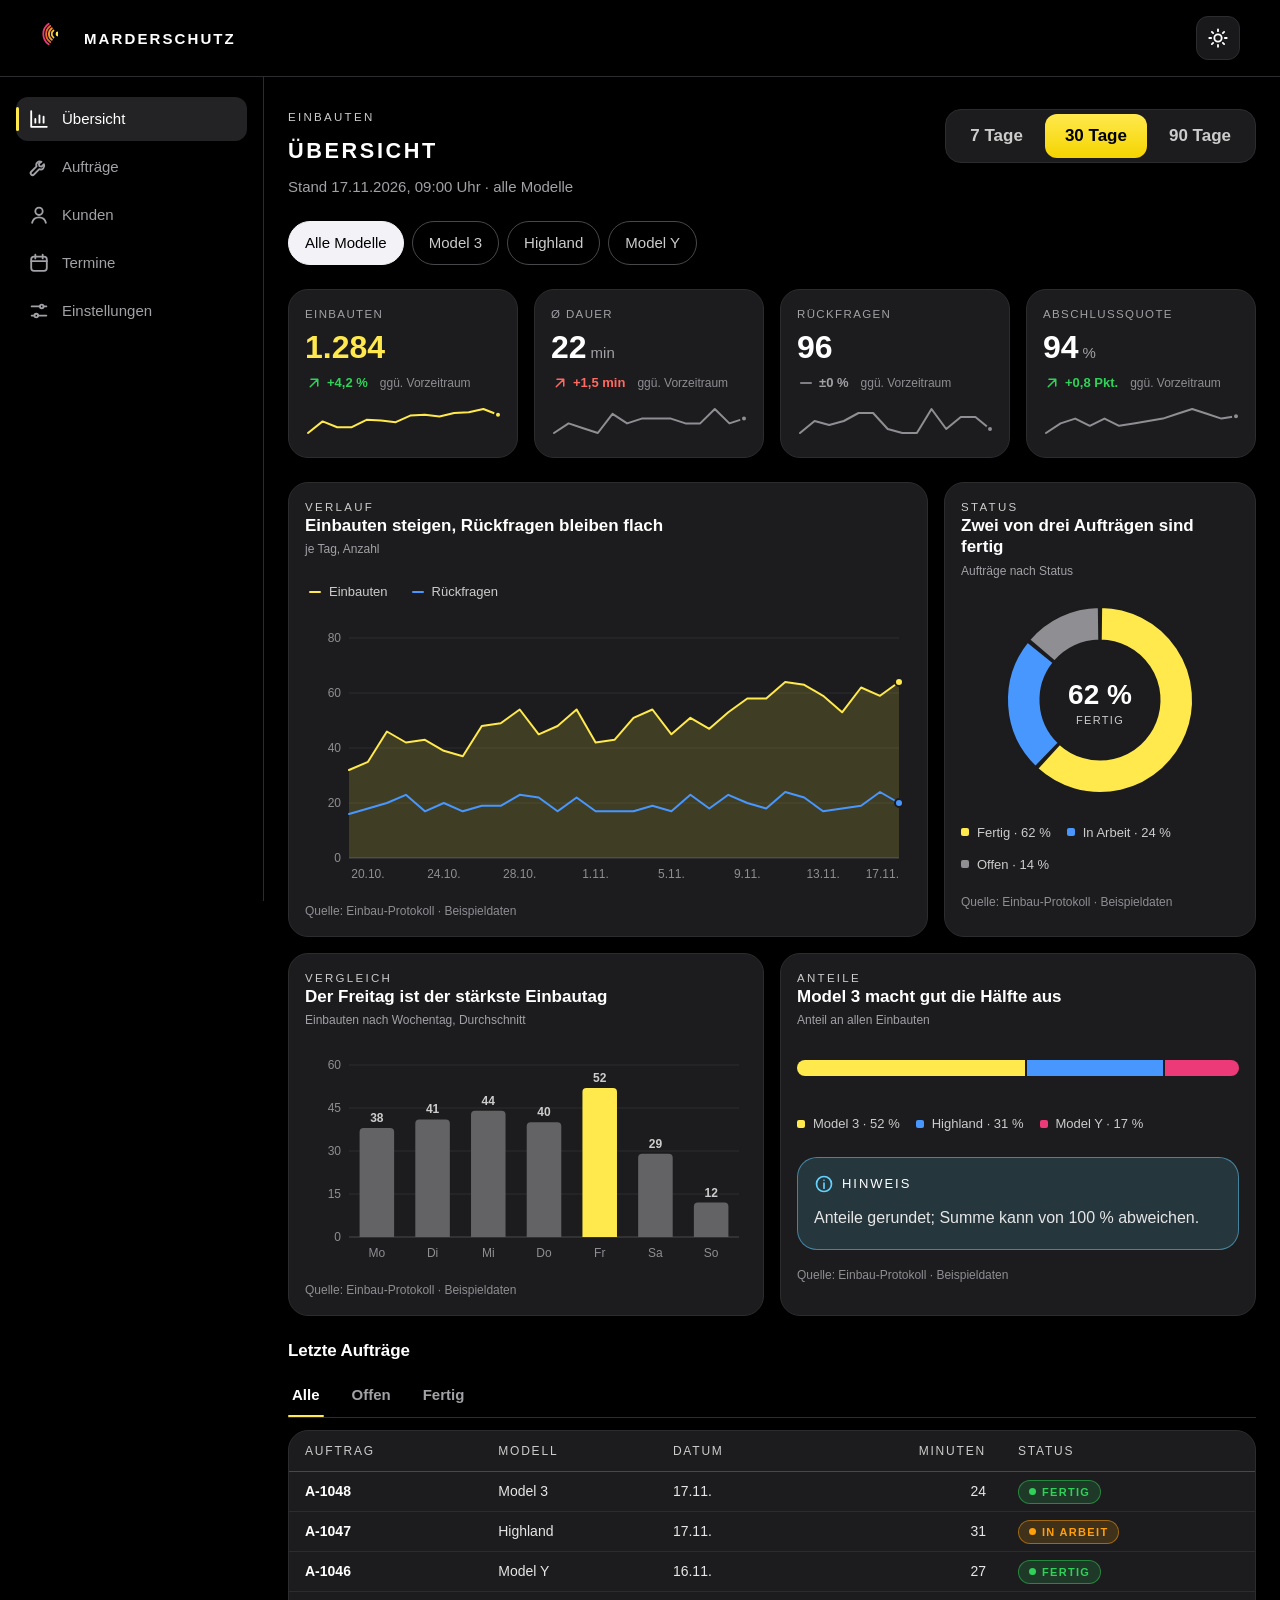
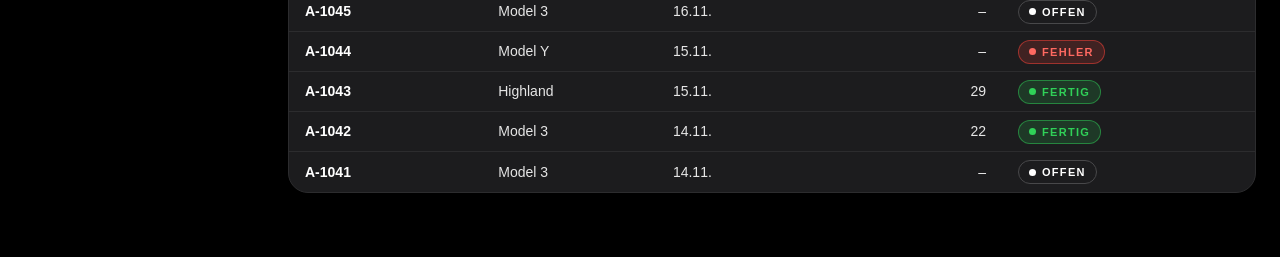
<file: web/examples/dashboard.html>
<!DOCTYPE html>
<html lang="de" data-theme="dark">
<head>
<meta charset="utf-8">
<meta name="viewport" content="width=device-width, initial-scale=1, viewport-fit=cover">
<meta name="color-scheme" content="dark light">
<title>Einbauten – Dashboard (ODSV-Beispiel)</title>
<link rel="stylesheet" href="../tokens.css">
<link rel="stylesheet" href="../odsv.css">
<script src="../odsv.js"></script>
</head>
<body data-density="compact">
<!--ODSV-SPRITE--><svg xmlns="http://www.w3.org/2000/svg" class="odsv-sprite" aria-hidden="true" focusable="false" style="position:absolute;width:0;height:0;overflow:hidden">

<symbol id="odsv-icon-check" viewBox="0 0 24 24"><path d="M5 12.5l4.5 4.5L19 7.5"/></symbol>
<symbol id="odsv-icon-close" viewBox="0 0 24 24"><path d="M6 6l12 12M18 6L6 18"/></symbol>
<symbol id="odsv-icon-chevron" viewBox="0 0 24 24"><path d="M9 5l7 7-7 7"/></symbol>
<symbol id="odsv-icon-chevron-down" viewBox="0 0 24 24"><path d="M5 9l7 7 7-7"/></symbol>
<symbol id="odsv-icon-arrow" viewBox="0 0 24 24"><path d="M4 12h16M14 6l6 6-6 6"/></symbol>
<symbol id="odsv-icon-trend-up" viewBox="0 0 24 24"><path d="M7 17L17 7M8 7h9v9"/></symbol>
<symbol id="odsv-icon-trend-down" viewBox="0 0 24 24"><path d="M7 7l10 10M17 8v9H8"/></symbol>
<symbol id="odsv-icon-info" viewBox="0 0 24 24"><circle cx="12" cy="12" r="9"/><path d="M12 11v6M12 7.5v.01"/></symbol>
<symbol id="odsv-icon-warning" viewBox="0 0 24 24"><path d="M12 3.5l9.5 16.5h-19z"/><path d="M12 10v4.5M12 17.5v.01"/></symbol>
<symbol id="odsv-icon-error" viewBox="0 0 24 24"><circle cx="12" cy="12" r="9"/><path d="M9 9l6 6M15 9l-6 6"/></symbol>
<symbol id="odsv-icon-battery" viewBox="0 0 24 24"><rect x="2" y="7" width="17" height="10" rx="2.5"/><path d="M22 10.5v3M6 10.5v3M10 10.5v3"/></symbol>
<symbol id="odsv-icon-sound" viewBox="0 0 24 24"><path d="M4 9.5v5h3.5L12 18.5v-13L7.5 9.5z"/><path d="M15.5 9a4 4 0 010 6M18 6.5a8 8 0 010 11"/></symbol>
<symbol id="odsv-icon-led" viewBox="0 0 24 24"><path d="M9 18h6M10 21h4"/><path d="M12 3a6 6 0 00-3.5 10.9c.6.5 1 1.2 1 2.1h5c0-.9.4-1.6 1-2.1A6 6 0 0012 3z"/></symbol>
<symbol id="odsv-icon-car" viewBox="0 0 24 24"><path d="M4 15.5v-4l2-5h12l2 5v4"/><path d="M4 11.5h16M4 15.5h16M4 15.5V18h3v-2.5M17 15.5V18h3v-2.5M7.5 13.5v.01M16.5 13.5v.01"/></symbol>
<symbol id="odsv-icon-bolt" viewBox="0 0 24 24"><path d="M13 2.5L5 13.5h6l-1 8 8-11h-6z"/></symbol>
<symbol id="odsv-icon-wrench" viewBox="0 0 24 24"><path d="M14.7 6.3a4 4 0 00-5.4 5.1L3.5 17.2a2 2 0 003 3l5.8-5.8a4 4 0 005.1-5.4l-2.6 2.6-2.4-.6-.6-2.4z"/></symbol>
<symbol id="odsv-icon-clock" viewBox="0 0 24 24"><circle cx="12" cy="12" r="9"/><path d="M12 7v5l3 2"/></symbol>
<symbol id="odsv-icon-calendar" viewBox="0 0 24 24"><rect x="3.5" y="5" width="17" height="15.5" rx="3"/><path d="M3.5 10h17M8 3v4M16 3v4"/></symbol>
<symbol id="odsv-icon-user" viewBox="0 0 24 24"><circle cx="12" cy="8" r="4"/><path d="M4.5 20.5c.8-3.8 4-6 7.5-6s6.7 2.2 7.5 6"/></symbol>
<symbol id="odsv-icon-search" viewBox="0 0 24 24"><circle cx="11" cy="11" r="6.5"/><path d="M16 16l4.5 4.5"/></symbol>
<symbol id="odsv-icon-download" viewBox="0 0 24 24"><path d="M12 4v11M7 11l5 5 5-5M5 20h14"/></symbol>
<symbol id="odsv-icon-external" viewBox="0 0 24 24"><path d="M14 4h6v6M20 4l-9 9M18 14v4.5a1.5 1.5 0 01-1.5 1.5h-11A1.5 1.5 0 014 18.5v-11A1.5 1.5 0 015.5 6H10"/></symbol>
<symbol id="odsv-icon-plus" viewBox="0 0 24 24"><path d="M12 5v14M5 12h14"/></symbol>
<symbol id="odsv-icon-minus" viewBox="0 0 24 24"><path d="M5 12h14"/></symbol>
<symbol id="odsv-icon-menu" viewBox="0 0 24 24"><path d="M4 7h16M4 12h16M4 17h16"/></symbol>
<symbol id="odsv-icon-settings" viewBox="0 0 24 24"><path d="M4 7h9M17 7h3M4 17h3M11 17h9"/><circle cx="15" cy="7" r="2"/><circle cx="9" cy="17" r="2"/></symbol>
<symbol id="odsv-icon-chart" viewBox="0 0 24 24"><path d="M3.5 3.5v17h17"/><path d="M8 16v-4M12.5 16V8M17 16v-6.5"/></symbol>
<symbol id="odsv-icon-sun" viewBox="0 0 24 24"><circle cx="12" cy="12" r="4"/><path d="M12 2.5v2M12 19.5v2M2.5 12h2M19.5 12h2M5.3 5.3l1.4 1.4M17.3 17.3l1.4 1.4M5.3 18.7l1.4-1.4M17.3 6.7l1.4-1.4"/></symbol>
<symbol id="odsv-icon-moon" viewBox="0 0 24 24"><path d="M20 14.5A8.5 8.5 0 019.5 4a8.5 8.5 0 1010.5 10.5z"/></symbol>
<symbol id="odsv-icon-copy" viewBox="0 0 24 24"><rect x="8.5" y="8.5" width="11" height="11" rx="2.5"/><path d="M15.5 8.5V7a2.5 2.5 0 00-2.5-2.5H7A2.5 2.5 0 004.5 7v6A2.5 2.5 0 007 15.5h1.5"/></symbol>
<symbol id="odsv-icon-filter" viewBox="0 0 24 24"><path d="M4 5h16l-6 7.5V19l-4 1.5v-8z"/></symbol>
<symbol id="odsv-icon-shield" viewBox="0 0 24 24"><path d="M12 3l7.5 3v5.5c0 4.5-3.2 8-7.5 9.5-4.3-1.5-7.5-5-7.5-9.5V6z"/></symbol>
<symbol id="odsv-icon-bell" viewBox="0 0 24 24"><path d="M6 16.5V11a6 6 0 1112 0v5.5l1.5 2h-15z"/><path d="M10 21h4"/></symbol>
<symbol id="odsv-signet" viewBox="0 0 400 400" fill="none" stroke="none"><path d="M266.8 52.6A180 180 0 0 0 266.8 347.4" style="fill:none;stroke-width:26;stroke-linecap:round;stroke-linejoin:round;stroke:var(--odsv-color-signet-1)"/><path d="M289.7 85.3A140 140 0 0 0 289.7 314.7" style="fill:none;stroke-width:26;stroke-linecap:round;stroke-linejoin:round;stroke:var(--odsv-color-signet-2)"/><path d="M312.6 118.1A100 100 0 0 0 312.6 281.9" style="fill:none;stroke-width:26;stroke-linecap:round;stroke-linejoin:round;stroke:var(--odsv-color-signet-3)"/><path d="M335.6 150.9A60 60 0 0 0 335.6 249.1" style="fill:none;stroke-width:26;stroke-linecap:round;stroke-linejoin:round;stroke:var(--odsv-color-signet-4)"/><circle cx="400" cy="200" r="34" style="fill:var(--odsv-color-signet-dot)"/></symbol><symbol id="odsv-signet-ai" viewBox="0 0 400 400" fill="none" stroke="none"><path d="M276.0 72.0Q289.4 170.6 388.0 184.0" style="fill:none;stroke-width:26;stroke-linecap:round;stroke-linejoin:round;stroke:var(--odsv-color-signet-1)"/><path d="M388.0 184.0Q289.4 197.4 276.0 296.0" style="fill:none;stroke-width:26;stroke-linecap:round;stroke-linejoin:round;stroke:var(--odsv-color-signet-2)"/><path d="M276.0 296.0Q262.6 197.4 164.0 184.0" style="fill:none;stroke-width:26;stroke-linecap:round;stroke-linejoin:round;stroke:var(--odsv-color-signet-3)"/><path d="M164.0 184.0Q262.6 170.6 276.0 72.0" style="fill:none;stroke-width:26;stroke-linecap:round;stroke-linejoin:round;stroke:var(--odsv-color-signet-4)"/><circle cx="276" cy="184" r="26" style="fill:var(--odsv-color-signet-dot)"/></symbol><symbol id="odsv-signet-network" viewBox="0 0 400 400" fill="none" stroke="none"><path d="M242.5 156.4L170.7 111.6M130.0 100.0a22 22 0 1 0 44.0 0a22 22 0 1 0 -44.0 0Z" style="fill:none;stroke-width:26;stroke-linecap:round;stroke-linejoin:round;stroke:var(--odsv-color-signet-1)"/><path d="M311.3 134.2L324.4 102.5M312.0 84.0a20 20 0 1 0 40.0 0a20 20 0 1 0 -40.0 0Z" style="fill:none;stroke-width:26;stroke-linecap:round;stroke-linejoin:round;stroke:var(--odsv-color-signet-2)"/><path d="M244.2 218.2L198.4 250.5M162.0 262.0a20 20 0 1 0 40.0 0a20 20 0 1 0 -40.0 0Z" style="fill:none;stroke-width:26;stroke-linecap:round;stroke-linejoin:round;stroke:var(--odsv-color-signet-3)"/><path d="M328.4 226.7L374.9 276.0M368.0 292.0a22 22 0 1 0 44.0 0a22 22 0 1 0 -44.0 0Z" style="fill:none;stroke-width:26;stroke-linecap:round;stroke-linejoin:round;stroke:var(--odsv-color-signet-4)"/><circle cx="290" cy="186" r="32" style="fill:var(--odsv-color-signet-dot)"/></symbol><symbol id="odsv-signet-data" viewBox="0 0 400 400" fill="none" stroke="none"><path d="M196 286L196 250" style="fill:none;stroke-width:26;stroke-linecap:round;stroke-linejoin:round;stroke:var(--odsv-color-signet-1)"/><path d="M252 286L252 212" style="fill:none;stroke-width:26;stroke-linecap:round;stroke-linejoin:round;stroke:var(--odsv-color-signet-2)"/><path d="M308 286L308 174" style="fill:none;stroke-width:26;stroke-linecap:round;stroke-linejoin:round;stroke:var(--odsv-color-signet-3)"/><path d="M364 286L364 136" style="fill:none;stroke-width:26;stroke-linecap:round;stroke-linejoin:round;stroke:var(--odsv-color-signet-4)"/><circle cx="364" cy="80" r="26" style="fill:var(--odsv-color-signet-dot)"/></symbol><symbol id="odsv-signet-code" viewBox="0 0 400 400" fill="none" stroke="none"><path d="M257.7 80.0 L192.0 186.0 L257.7 292.0" style="fill:none;stroke-width:26;stroke-linecap:round;stroke-linejoin:round;stroke:var(--odsv-color-signet-1)"/><path d="M291.0 107.0 L242.0 186.0 L291.0 265.0" style="fill:none;stroke-width:26;stroke-linecap:round;stroke-linejoin:round;stroke:var(--odsv-color-signet-2)"/><path d="M324.2 134.0 L292.0 186.0 L324.2 238.0" style="fill:none;stroke-width:26;stroke-linecap:round;stroke-linejoin:round;stroke:var(--odsv-color-signet-3)"/><path d="M358.1 160.0 L342.0 186.0 L358.1 212.0" style="fill:none;stroke-width:26;stroke-linecap:round;stroke-linejoin:round;stroke:var(--odsv-color-signet-4)"/><circle cx="398" cy="186" r="26" style="fill:var(--odsv-color-signet-dot)"/></symbol><symbol id="odsv-signet-swarm" viewBox="0 0 400 400" fill="none" stroke="none"><path d="M193.5 93.5C197.0 92.1 207.5 87.0 214.6 84.9C221.7 82.7 228.9 81.4 235.8 80.7C242.8 80.0 249.7 80.0 256.3 80.6C262.9 81.3 269.3 82.6 275.3 84.4C281.3 86.2 286.9 88.6 292.1 91.4C297.3 94.1 302.0 97.4 306.3 100.9C310.5 104.4 314.2 108.4 317.4 112.4C320.6 116.4 323.2 120.7 325.3 125.0C327.4 129.3 328.9 133.8 330.0 138.0C331.0 142.3 331.3 148.6 331.5 150.7" style="fill:none;stroke-width:26;stroke-linecap:round;stroke-linejoin:round;stroke:var(--odsv-color-signet-1)"/><path d="M374.5 93.5C375.9 97.0 381.0 107.5 383.1 114.6C385.3 121.7 386.6 128.9 387.3 135.8C388.0 142.8 388.0 149.7 387.4 156.3C386.7 162.9 385.4 169.3 383.6 175.3C381.8 181.3 379.4 186.9 376.6 192.1C373.9 197.3 370.6 202.0 367.1 206.3C363.6 210.5 359.6 214.2 355.6 217.4C351.6 220.6 347.3 223.2 343.0 225.3C338.7 227.4 334.2 228.9 330.0 230.0C325.7 231.0 319.4 231.3 317.3 231.5" style="fill:none;stroke-width:26;stroke-linecap:round;stroke-linejoin:round;stroke:var(--odsv-color-signet-2)"/><path d="M374.5 274.5C371.0 275.9 360.5 281.0 353.4 283.1C346.3 285.3 339.1 286.6 332.2 287.3C325.2 288.0 318.3 288.0 311.7 287.4C305.1 286.7 298.7 285.4 292.7 283.6C286.7 281.8 281.1 279.4 275.9 276.6C270.7 273.9 266.0 270.6 261.7 267.1C257.5 263.6 253.8 259.6 250.6 255.6C247.4 251.6 244.8 247.3 242.7 243.0C240.6 238.7 239.1 234.2 238.0 230.0C237.0 225.7 236.7 219.4 236.5 217.3" style="fill:none;stroke-width:26;stroke-linecap:round;stroke-linejoin:round;stroke:var(--odsv-color-signet-3)"/><path d="M193.5 274.5C192.1 271.0 187.0 260.5 184.9 253.4C182.7 246.3 181.4 239.1 180.7 232.2C180.0 225.2 180.0 218.3 180.6 211.7C181.3 205.1 182.6 198.7 184.4 192.7C186.2 186.7 188.6 181.1 191.4 175.9C194.1 170.7 197.4 166.0 200.9 161.7C204.4 157.5 208.4 153.8 212.4 150.6C216.4 147.4 220.7 144.8 225.0 142.7C229.3 140.6 233.8 139.1 238.0 138.0C242.3 137.0 248.6 136.7 250.7 136.5" style="fill:none;stroke-width:26;stroke-linecap:round;stroke-linejoin:round;stroke:var(--odsv-color-signet-4)"/><circle cx="284" cy="184" r="26" style="fill:var(--odsv-color-signet-dot)"/></symbol><symbol id="odsv-signet-mountains" viewBox="0 0 400 400" fill="none" stroke="none"><path d="M150.0 286.0 L210.0 182.0" style="fill:none;stroke-width:26;stroke-linecap:round;stroke-linejoin:round;stroke:var(--odsv-color-signet-1)"/><path d="M210.0 182.0 L266.0 248.0" style="fill:none;stroke-width:26;stroke-linecap:round;stroke-linejoin:round;stroke:var(--odsv-color-signet-2)"/><path d="M266.0 248.0 L332.0 108.0" style="fill:none;stroke-width:26;stroke-linecap:round;stroke-linejoin:round;stroke:var(--odsv-color-signet-3)"/><path d="M332.0 108.0 L410.0 236.0" style="fill:none;stroke-width:26;stroke-linecap:round;stroke-linejoin:round;stroke:var(--odsv-color-signet-4)"/><circle cx="250" cy="100" r="26" style="fill:var(--odsv-color-signet-dot)"/></symbol><symbol id="odsv-signet-bike" viewBox="0 0 400 400" fill="none" stroke="none"><path d="M120.0 232.0a56 56 0 1 0 112.0 0a56 56 0 1 0 -112.0 0Z" style="fill:none;stroke-width:26;stroke-linecap:round;stroke-linejoin:round;stroke:var(--odsv-color-signet-1)"/><path d="M312.0 232.0a56 56 0 1 0 112.0 0a56 56 0 1 0 -112.0 0Z" style="fill:none;stroke-width:26;stroke-linecap:round;stroke-linejoin:round;stroke:var(--odsv-color-signet-2)"/><path d="M176 232L268 232L244 156L346 156L268 232M346 156L368 232" style="fill:none;stroke-width:26;stroke-linecap:round;stroke-linejoin:round;stroke:var(--odsv-color-signet-3)"/><path d="M244 156L238 124M206 124L256 124M346 156L340 124L376 124" style="fill:none;stroke-width:26;stroke-linecap:round;stroke-linejoin:round;stroke:var(--odsv-color-signet-4)"/><circle cx="268" cy="232" r="24" style="fill:var(--odsv-color-signet-dot)"/></symbol><symbol id="odsv-signet-outdoor" viewBox="0 0 400 400" fill="none" stroke="none"><path d="M180 284L298 68" style="fill:none;stroke-width:26;stroke-linecap:round;stroke-linejoin:round;stroke:var(--odsv-color-signet-1)"/><path d="M384 284L266 68" style="fill:none;stroke-width:26;stroke-linecap:round;stroke-linejoin:round;stroke:var(--odsv-color-signet-2)"/><path d="M246 284L282 206L318 284" style="fill:none;stroke-width:26;stroke-linecap:round;stroke-linejoin:round;stroke:var(--odsv-color-signet-3)"/><path d="M156 284L404 284" style="fill:none;stroke-width:26;stroke-linecap:round;stroke-linejoin:round;stroke:var(--odsv-color-signet-4)"/><circle cx="372" cy="98" r="26" style="fill:var(--odsv-color-signet-dot)"/></symbol><symbol id="odsv-signet-route" viewBox="0 0 400 400" fill="none" stroke="none"><path d="M168 280L332 280A31 31 0 0 0 332 218" style="fill:none;stroke-width:26;stroke-linecap:round;stroke-linejoin:round;stroke:var(--odsv-color-signet-1)"/><path d="M332 218L182 218A31 31 0 0 1 182 156" style="fill:none;stroke-width:26;stroke-linecap:round;stroke-linejoin:round;stroke:var(--odsv-color-signet-2)"/><path d="M182 156L332 156A31 31 0 0 0 332 94" style="fill:none;stroke-width:26;stroke-linecap:round;stroke-linejoin:round;stroke:var(--odsv-color-signet-3)"/><path d="M332 94L244 94" style="fill:none;stroke-width:26;stroke-linecap:round;stroke-linejoin:round;stroke:var(--odsv-color-signet-4)"/><circle cx="186" cy="94" r="26" style="fill:var(--odsv-color-signet-dot)"/></symbol><symbol id="odsv-signet-success" viewBox="0 0 400 400" fill="none" stroke="none"><path d="M334.0 104.0L334.0 70.0" style="fill:none;stroke-width:26;stroke-linecap:round;stroke-linejoin:round;stroke:var(--odsv-color-signet-1)"/><path d="M373.8 127.0L403.3 110.0" style="fill:none;stroke-width:26;stroke-linecap:round;stroke-linejoin:round;stroke:var(--odsv-color-signet-2)"/><path d="M294.2 127.0L268.2 112.0" style="fill:none;stroke-width:26;stroke-linecap:round;stroke-linejoin:round;stroke:var(--odsv-color-signet-3)"/><path d="M178.0 222.0 L228.0 272.0 L304.0 186.0" style="fill:none;stroke-width:26;stroke-linecap:round;stroke-linejoin:round;stroke:var(--odsv-color-signet-4)"/><circle cx="334" cy="150" r="26" style="fill:var(--odsv-color-signet-dot)"/></symbol><symbol id="odsv-signet-fail" viewBox="0 0 400 400" fill="none" stroke="none"><path d="M140.0 250.0 L200.0 186.0" style="fill:none;stroke-width:26;stroke-linecap:round;stroke-linejoin:round;stroke:var(--odsv-color-signet-1)"/><path d="M200.0 186.0 L248.0 214.0" style="fill:none;stroke-width:26;stroke-linecap:round;stroke-linejoin:round;stroke:var(--odsv-color-signet-2)"/><path d="M248.0 214.0 L318.0 104.0" style="fill:none;stroke-width:26;stroke-linecap:round;stroke-linejoin:round;stroke:var(--odsv-color-signet-3)"/><path d="M318 104L356 236" style="fill:none;stroke-width:26;stroke-linecap:round;stroke-linejoin:round;stroke:var(--odsv-color-signet-4)"/><circle cx="366" cy="290" r="26" style="fill:var(--odsv-color-signet-dot)"/></symbol><symbol id="odsv-signet-conflict" viewBox="0 0 400 400" fill="none" stroke="none"><path d="M130 188L232 188" style="fill:none;stroke-width:26;stroke-linecap:round;stroke-linejoin:round;stroke:var(--odsv-color-signet-1)"/><path d="M200 148L240 188L200 228" style="fill:none;stroke-width:26;stroke-linecap:round;stroke-linejoin:round;stroke:var(--odsv-color-signet-2)"/><path d="M372 148L332 188L372 228" style="fill:none;stroke-width:26;stroke-linecap:round;stroke-linejoin:round;stroke:var(--odsv-color-signet-3)"/><path d="M424 188L340 188" style="fill:none;stroke-width:26;stroke-linecap:round;stroke-linejoin:round;stroke:var(--odsv-color-signet-4)"/><circle cx="286" cy="188" r="24" style="fill:var(--odsv-color-signet-dot)"/></symbol><symbol id="odsv-signet-agreement" viewBox="0 0 400 400" fill="none" stroke="none"><path d="M140 92C200 92 220 190 262 190" style="fill:none;stroke-width:26;stroke-linecap:round;stroke-linejoin:round;stroke:var(--odsv-color-signet-1)"/><path d="M140 288C200 288 220 190 262 190" style="fill:none;stroke-width:26;stroke-linecap:round;stroke-linejoin:round;stroke:var(--odsv-color-signet-2)"/><path d="M300 190L388 190" style="fill:none;stroke-width:26;stroke-linecap:round;stroke-linejoin:round;stroke:var(--odsv-color-signet-3)"/><path d="M354 156L392 190L354 224" style="fill:none;stroke-width:26;stroke-linecap:round;stroke-linejoin:round;stroke:var(--odsv-color-signet-4)"/><circle cx="262" cy="190" r="26" style="fill:var(--odsv-color-signet-dot)"/></symbol><symbol id="odsv-signet-idea" viewBox="0 0 400 400" fill="none" stroke="none"><path d="M330.8 236.0A70 70 0 1 0 237.2 236.0" style="fill:none;stroke-width:26;stroke-linecap:round;stroke-linejoin:round;stroke:var(--odsv-color-signet-1)"/><path d="M330.8 236.0L322.8 276.0L245.2 276.0L237.2 236.0" style="fill:none;stroke-width:26;stroke-linecap:round;stroke-linejoin:round;stroke:var(--odsv-color-signet-2)"/><path d="M262 318.0L306 318.0" style="fill:none;stroke-width:26;stroke-linecap:round;stroke-linejoin:round;stroke:var(--odsv-color-signet-3)"/><path d="M284.0 84.0L284.0 64.0M365.9 126.6L382.3 115.2M202.1 126.6L185.7 115.2" style="fill:none;stroke-width:26;stroke-linecap:round;stroke-linejoin:round;stroke:var(--odsv-color-signet-4)"/><circle cx="284" cy="184" r="24" style="fill:var(--odsv-color-signet-dot)"/></symbol><symbol id="odsv-signet-question" viewBox="0 0 400 400" fill="none" stroke="none"><path d="M229.7 110.8A62 62 0 0 1 298.8 70.9" style="fill:none;stroke-width:26;stroke-linecap:round;stroke-linejoin:round;stroke:var(--odsv-color-signet-1)"/><path d="M298.8 70.9A62 62 0 0 1 350.0 132.0" style="fill:none;stroke-width:26;stroke-linecap:round;stroke-linejoin:round;stroke:var(--odsv-color-signet-2)"/><path d="M350 132C350 186 288 172 288 228" style="fill:none;stroke-width:26;stroke-linecap:round;stroke-linejoin:round;stroke:var(--odsv-color-signet-3)"/><path d="M288 228L288 250" style="fill:none;stroke-width:26;stroke-linecap:round;stroke-linejoin:round;stroke:var(--odsv-color-signet-4)"/><circle cx="288" cy="308" r="26" style="fill:var(--odsv-color-signet-dot)"/></symbol><symbol id="odsv-signet-progress" viewBox="0 0 400 400" fill="none" stroke="none"><path d="M265.9 83.6A104 104 0 0 1 386.4 167.9" style="fill:none;stroke-width:26;stroke-linecap:round;stroke-linejoin:round;stroke:var(--odsv-color-signet-1)"/><path d="M386.4 204.1A104 104 0 0 1 302.1 288.4" style="fill:none;stroke-width:26;stroke-linecap:round;stroke-linejoin:round;stroke:var(--odsv-color-signet-2)"/><path d="M265.9 288.4A104 104 0 0 1 193.9 238.0" style="fill:none;stroke-width:26;stroke-linecap:round;stroke-linejoin:round;stroke:var(--odsv-color-signet-3)"/><path d="M181.6 204.1A104 104 0 0 1 186.3 150.4" style="fill:none;stroke-width:26;stroke-linecap:round;stroke-linejoin:round;stroke:var(--odsv-color-signet-4)"/><circle cx="284" cy="186" r="26" style="fill:var(--odsv-color-signet-dot)"/></symbol><symbol id="odsv-signet-restart" viewBox="0 0 400 400" fill="none" stroke="none"><path d="M233.0 103.1A98 98 0 0 1 366.9 139.0" style="fill:none;stroke-width:26;stroke-linecap:round;stroke-linejoin:round;stroke:var(--odsv-color-signet-1)"/><path d="M378.5 171.0A98 98 0 0 1 299.0 284.5" style="fill:none;stroke-width:26;stroke-linecap:round;stroke-linejoin:round;stroke:var(--odsv-color-signet-2)"/><path d="M265.0 284.5A98 98 0 0 1 187.3 162.6" style="fill:none;stroke-width:26;stroke-linecap:round;stroke-linejoin:round;stroke:var(--odsv-color-signet-3)"/><path d="M148.8 187.7L187.3 162.6L208.2 203.6" style="fill:none;stroke-width:26;stroke-linecap:round;stroke-linejoin:round;stroke:var(--odsv-color-signet-4)"/><circle cx="282" cy="188" r="26" style="fill:var(--odsv-color-signet-dot)"/></symbol>
</svg><!--/ODSV-SPRITE-->
<a class="odsv-skip" href="#inhalt">Zum Inhalt</a>
<header class="odsv-topbar odsv-topbar--wide">
  <div class="odsv-topbar__inner">
    <a class="odsv-brand" href="#" aria-label="Marderschutz, Startseite"><svg class="odsv-brand__mark" viewBox="120 40 280 320" aria-hidden="true"><use href="#odsv-signet"/></svg><span class="odsv-brand__name">Marderschutz</span></a>
    <div class="odsv-topbar__actions">
      <button type="button" class="odsv-icon-btn odsv-theme-toggle" data-odsv-theme-toggle aria-pressed="false" aria-label="Helles Theme aktivieren"><svg class="odsv-icon odsv-theme-toggle__sun" aria-hidden="true"><use href="#odsv-icon-sun"/></svg><svg class="odsv-icon odsv-theme-toggle__moon" aria-hidden="true"><use href="#odsv-icon-moon"/></svg></button>
      <button type="button" class="odsv-icon-btn odsv-topbar__toggle odsv-hide-lg" data-odsv-nav-toggle aria-expanded="false" aria-controls="app-nav" aria-label="Menü"><svg class="odsv-icon" aria-hidden="true"><use href="#odsv-icon-menu"/></svg></button>
    </div>
    <nav class="odsv-topbar__nav odsv-hide-lg" id="app-nav" aria-label="Hauptnavigation"><ul class="odsv-nav"><li><a class="odsv-nav__link" href="#" aria-current="page">Übersicht</a></li><li><a class="odsv-nav__link" href="#">Aufträge</a></li><li><a class="odsv-nav__link" href="#">Kunden</a></li><li><a class="odsv-nav__link" href="#">Termine</a></li><li><a class="odsv-nav__link" href="#">Einstellungen</a></li></ul></nav>
  </div>
</header>
<div class="odsv-app">
  <aside class="odsv-sidebar" aria-label="Bereiche"><nav aria-label="Hauptnavigation"><ul class="odsv-sidebar__nav"><li><a class="odsv-sidebar__link" href="#" aria-current="page"><svg class="odsv-icon" aria-hidden="true"><use href="#odsv-icon-chart"/></svg><span class="odsv-sidebar__text">Übersicht</span></a></li><li><a class="odsv-sidebar__link" href="#"><svg class="odsv-icon" aria-hidden="true"><use href="#odsv-icon-wrench"/></svg><span class="odsv-sidebar__text">Aufträge</span></a></li><li><a class="odsv-sidebar__link" href="#"><svg class="odsv-icon" aria-hidden="true"><use href="#odsv-icon-user"/></svg><span class="odsv-sidebar__text">Kunden</span></a></li><li><a class="odsv-sidebar__link" href="#"><svg class="odsv-icon" aria-hidden="true"><use href="#odsv-icon-calendar"/></svg><span class="odsv-sidebar__text">Termine</span></a></li><li><a class="odsv-sidebar__link" href="#"><svg class="odsv-icon" aria-hidden="true"><use href="#odsv-icon-settings"/></svg><span class="odsv-sidebar__text">Einstellungen</span></a></li></ul></nav></aside>
  <main class="odsv-app__main" id="inhalt">
    <div class="odsv-stack odsv-stack--6">
      <header class="odsv-cluster odsv-cluster--between odsv-cluster--start">
        <div class="odsv-hgroup odsv-hgroup--compact">
          <p class="odsv-eyebrow">Einbauten</p>
          <h1 class="odsv-h1">Übersicht</h1>
          <p class="odsv-sub" id="stand">Stand 17.11.2026, 09:00 Uhr · alle Modelle</p>
        </div>
        <div class="odsv-segmented" role="radiogroup" aria-label="Zeitraum" id="range" data-odsv-segmented>
          <button type="button" class="odsv-segmented__item" role="radio" aria-checked="false" data-value="7">7 Tage</button>
          <button type="button" class="odsv-segmented__item" role="radio" aria-checked="true" data-value="30">30 Tage</button>
          <button type="button" class="odsv-segmented__item" role="radio" aria-checked="false" data-value="90">90 Tage</button>
        </div>
      </header>

      <div class="odsv-cluster odsv-cluster--2" role="group" aria-label="Modell filtern">
        <button type="button" class="odsv-pill" aria-pressed="true">Alle Modelle</button>
        <button type="button" class="odsv-pill" aria-pressed="false">Model 3</button>
        <button type="button" class="odsv-pill" aria-pressed="false">Highland</button>
        <button type="button" class="odsv-pill" aria-pressed="false">Model Y</button>
      </div>

      <section aria-label="Kennzahlen">
        <div class="odsv-grid odsv-grid--dashboard" id="kpis"></div>
      </section>

      <div class="odsv-grid odsv-grid--dashboard">
        <div class="odsv-col-12 odsv-col-lg-8">
          <figure class="odsv-chart">
            <div class="odsv-chart__header"><div><p class="odsv-eyebrow">Verlauf</p><figcaption class="odsv-chart__title" id="t-line">Einbauten steigen, Rückfragen bleiben flach</figcaption><p class="odsv-chart__subtitle">je Tag, Anzahl</p></div></div>
            <ul class="odsv-legend" aria-label="Legende">
              <li><button type="button" class="odsv-legend__item odsv-dv-1" aria-pressed="true" data-s="0"><span class="odsv-swatch odsv-swatch--line"></span><span style="color:var(--odsv-color-text-secondary)">Einbauten</span></button></li>
              <li><button type="button" class="odsv-legend__item odsv-dv-2" aria-pressed="true" data-s="1"><span class="odsv-swatch odsv-swatch--line"></span><span style="color:var(--odsv-color-text-secondary)">Rückfragen</span></button></li>
            </ul>
            <div class="odsv-chart__plot" id="c-line"></div>
            <p class="odsv-chart__footer">Quelle: Einbau-Protokoll · Beispieldaten</p>
          </figure>
        </div>
        <div class="odsv-col-12 odsv-col-lg-4">
          <figure class="odsv-chart" style="height:100%">
            <div><p class="odsv-eyebrow">Status</p><figcaption class="odsv-chart__title">Zwei von drei Aufträgen sind fertig</figcaption><p class="odsv-chart__subtitle">Aufträge nach Status</p></div>
            <div class="odsv-chart__plot" id="c-donut"></div>
            <ul class="odsv-legend" id="l-donut"></ul>
            <p class="odsv-chart__footer">Quelle: Einbau-Protokoll · Beispieldaten</p>
          </figure>
        </div>
        <div class="odsv-col-12 odsv-col-lg-6">
          <figure class="odsv-chart">
            <div><p class="odsv-eyebrow">Vergleich</p><figcaption class="odsv-chart__title">Der Freitag ist der stärkste Einbautag</figcaption><p class="odsv-chart__subtitle">Einbauten nach Wochentag, Durchschnitt</p></div>
            <div class="odsv-chart__plot" id="c-bars"></div>
            <p class="odsv-chart__footer">Quelle: Einbau-Protokoll · Beispieldaten</p>
          </figure>
        </div>
        <div class="odsv-col-12 odsv-col-lg-6">
          <figure class="odsv-chart">
            <div><p class="odsv-eyebrow">Anteile</p><figcaption class="odsv-chart__title">Model 3 macht gut die Hälfte aus</figcaption><p class="odsv-chart__subtitle">Anteil an allen Einbauten</p></div>
            <div class="odsv-stackbar" role="img" aria-label="Model 3 52 Prozent, Highland 31 Prozent, Model Y 17 Prozent"><span class="odsv-dv-1" style="flex:52"></span><span class="odsv-dv-2" style="flex:31"></span><span class="odsv-dv-3" style="flex:17"></span></div>
            <ul class="odsv-legend"><li class="odsv-legend__item odsv-dv-1"><span class="odsv-swatch"></span><span style="color:var(--odsv-color-text-secondary)">Model 3 · 52 %</span></li><li class="odsv-legend__item odsv-dv-2"><span class="odsv-swatch"></span><span style="color:var(--odsv-color-text-secondary)">Highland · 31 %</span></li><li class="odsv-legend__item odsv-dv-3"><span class="odsv-swatch"></span><span style="color:var(--odsv-color-text-secondary)">Model Y · 17 %</span></li></ul>
            <div class="odsv-callout odsv-callout--banner odsv-callout--info"><p class="odsv-callout__head"><svg class="odsv-icon" aria-hidden="true"><use href="#odsv-icon-info"/></svg><span class="odsv-callout__label">Hinweis</span></p><p class="odsv-callout__text">Anteile gerundet; Summe kann von 100 % abweichen.</p></div>
            <p class="odsv-chart__footer">Quelle: Einbau-Protokoll · Beispieldaten</p>
          </figure>
        </div>
      </div>

      <section class="odsv-stack odsv-stack--3" aria-labelledby="h-tab">
        <h2 class="odsv-h4" id="h-tab">Letzte Aufträge</h2>
        <div class="odsv-tabs" role="tablist" aria-label="Status" data-odsv-tabs id="tabs">
          <button type="button" class="odsv-tab" role="tab" id="tb-alle" data-value="alle" aria-selected="true" aria-controls="tp">Alle</button>
          <button type="button" class="odsv-tab" role="tab" id="tb-offen" data-value="offen" aria-selected="false" aria-controls="tp" tabindex="-1">Offen</button>
          <button type="button" class="odsv-tab" role="tab" id="tb-fertig" data-value="fertig" aria-selected="false" aria-controls="tp" tabindex="-1">Fertig</button>
        </div>
        <div id="tp" role="tabpanel" aria-labelledby="tb-alle">
          <div class="odsv-table-wrap" role="region" aria-label="Letzte Aufträge" tabindex="0">
            <table class="odsv-table odsv-table--compact odsv-table--hover">
              <caption class="odsv-sr-only">Letzte Aufträge mit Modell, Dauer und Status</caption>
              <thead><tr><th scope="col">Auftrag</th><th scope="col">Modell</th><th scope="col">Datum</th><th scope="col" class="odsv-table__num">Minuten</th><th scope="col">Status</th></tr></thead>
              <tbody id="rows"></tbody>
            </table>
          </div>
          <p class="odsv-empty odsv-small" id="empty" hidden>Keine Aufträge mit diesem Status. Anderen Reiter wählen.</p>
        </div>
      </section>
    </div>
  </main>
</div>
<script src="../odsv-charts.js"></script>
<script>
(function () {
  var C = window.ODSVCharts, de = C.format;
  function rnd(seed) { var s = seed; return function () { s = (s * 16807) % 2147483647; return s / 2147483647; }; }
  function series(n, base, amp, trend, seed) { var r = rnd(seed), a = []; for (var i = 0; i < n; i++) a.push(Math.max(1, Math.round(base + trend * i / n + (r() - .5) * amp))); return a; }
  function labels(n) { var out = [], d = new Date(2026, 10, 17); for (var i = n - 1; i >= 0; i--) { var x = new Date(d); x.setDate(d.getDate() - i); out.push(x.getDate() + '.' + (x.getMonth() + 1) + '.'); } return out; }
  var state = { range: 30, hidden: {} };
  var STATUS = { fertig: ['success', 'Fertig'], arbeit: ['warning', 'In Arbeit'], fehler: ['danger', 'Fehler'], offen: ['', 'Offen'] };
  var ROWS = [['A-1048','Model 3','17.11.',24,'fertig'],['A-1047','Highland','17.11.',31,'arbeit'],['A-1046','Model Y','16.11.',27,'fertig'],['A-1045','Model 3','16.11.','–','offen'],['A-1044','Model Y','15.11.','–','fehler'],['A-1043','Highland','15.11.',29,'fertig'],['A-1042','Model 3','14.11.',22,'fertig'],['A-1041','Model 3','14.11.','–','offen']];
  function kpi(label, val, unit, trend, dir, kind, note, spark, lead) {
    var icon = dir === 0 ? 'minus' : dir > 0 ? 'trend-up' : 'trend-down';
    return '<div class="odsv-col-6 odsv-col-lg-3"><dl class="odsv-kpi' + (lead ? ' odsv-kpi--lead' : '') + '"><dt class="odsv-kpi__label">' + label + '</dt><dd class="odsv-kpi__value">' + val + (unit ? '<span class="odsv-kpi__unit">' + unit + '</span>' : '') + '</dd>' +
      '<dd class="odsv-kpi__row"><span class="odsv-trend odsv-trend--' + kind + '"><svg class="odsv-icon" aria-hidden="true"><use href="#odsv-icon-' + icon + '"/></svg>' + trend + '</span><span class="odsv-kpi__note">' + note + '</span></dd>' +
      '<dd class="odsv-kpi__spark" data-odsv-spark="' + spark + '" style="height:32px"></dd></dl></div>';
  }
  function renderKpis() {
    var n = state.range, f = n / 30, sp = series(14, 40, 14, 20, 7);
    document.getElementById('kpis').innerHTML =
      kpi('Einbauten', de(Math.round(1284 * f)), '', '+4,2 %', 1, 'positive', 'ggü. Vorzeitraum', sp.join(','), true) +
      kpi('Ø Dauer', '22', 'min', '+1,5 min', 1, 'negative', 'ggü. Vorzeitraum', series(14, 22, 5, 2, 11).join(',')) +
      kpi('Rückfragen', de(Math.round(96 * f)), '', '±0 %', 0, 'neutral', 'ggü. Vorzeitraum', series(14, 20, 8, 0, 3).join(',')) +
      kpi('Abschlussquote', '94', '%', '+0,8 Pkt.', 1, 'positive', 'ggü. Vorzeitraum', series(14, 90, 6, 6, 5).join(','));
    document.querySelectorAll('[data-odsv-spark]').forEach(function (e) { C.spark(e, e.getAttribute('data-odsv-spark').split(',').map(Number), 'odsv-dv-neutral'); });
    document.querySelector('.odsv-kpi--lead [data-odsv-spark]').remove();
    var s = document.querySelectorAll('.odsv-kpi')[0];
    s.insertAdjacentHTML('beforeend', '<dd class="odsv-kpi__spark" id="spark-lead" style="height:32px"></dd>');
    C.spark(document.getElementById('spark-lead'), sp, 'odsv-dv-1');
  }
  function renderLine() {
    var n = state.range, ser = [{ name: 'Einbauten', values: series(n, 40, 16, 22, 1), cls: 'odsv-dv-1', area: true }, { name: 'Rückfragen', values: series(n, 20, 8, 1, 2), cls: 'odsv-dv-2' }].filter(function (s, i) { return !state.hidden[i]; });
    C.line(document.getElementById('c-line'), { labels: labels(n), series: ser, height: 260, label: 'Einbauten steigen im Zeitraum von rund 40 auf über 60 je Tag; Rückfragen bleiben bei etwa 20.' });
  }
  function renderOthers() {
    C.donut(document.getElementById('c-donut'), { items: [{ label: 'Fertig', value: 62, cls: 'odsv-dv-1' }, { label: 'In Arbeit', value: 24, cls: 'odsv-dv-2' }, { label: 'Offen', value: 14, cls: 'odsv-dv-neutral' }], size: 190, center: { value: '62 %', label: 'fertig' }, label: '62 Prozent fertig, 24 in Arbeit, 14 offen.' });
    document.getElementById('l-donut').innerHTML = [['odsv-dv-1','Fertig · 62 %'],['odsv-dv-2','In Arbeit · 24 %'],['odsv-dv-neutral','Offen · 14 %']].map(function (x) { return '<li class="odsv-legend__item ' + x[0] + '"><span class="odsv-swatch"></span><span style="color:var(--odsv-color-text-secondary)">' + x[1] + '</span></li>'; }).join('');
    C.bars(document.getElementById('c-bars'), { labels: ['Mo','Di','Mi','Do','Fr','Sa','So'], values: [38, 41, 44, 40, 52, 29, 12], colors: ['odsv-dv-context','odsv-dv-context','odsv-dv-context','odsv-dv-context','odsv-dv-highlight','odsv-dv-context','odsv-dv-context'], height: 220, label: 'Einbauten nach Wochentag; Freitag mit 52 am höchsten.' });
  }
  function renderRows(filter) {
    var tb = document.getElementById('rows'), n = 0; tb.innerHTML = '';
    ROWS.forEach(function (r) {
      var st = r[4], grp = st === 'fertig' ? 'fertig' : (st === 'offen' || st === 'arbeit' ? 'offen' : 'fehler');
      if (filter === 'offen' && !(st === 'offen' || st === 'arbeit')) return;
      if (filter === 'fertig' && st !== 'fertig') return;
      var s = STATUS[st]; n++;
      tb.insertAdjacentHTML('beforeend', '<tr><th scope="row">' + r[0] + '</th><td>' + r[1] + '</td><td>' + r[2] + '</td><td class="odsv-table__num">' + r[3] + '</td><td><span class="odsv-badge' + (s[0] ? ' odsv-badge--' + s[0] : '') + '"><span class="odsv-badge__dot"></span>' + s[1] + '</span></td></tr>');
    });
    document.getElementById('empty').hidden = n > 0;
  }
  document.getElementById('range').addEventListener('odsv:change', function (e) { state.range = +e.detail.value; renderKpis(); renderLine(); });
  document.getElementById('tabs').addEventListener('odsv:change', function (e) { var v = e.detail.value; document.getElementById('tp').setAttribute('aria-labelledby', 'tb-' + v); renderRows(v); });
  document.querySelectorAll('[data-s]').forEach(function (b) {
    b.addEventListener('click', function () {
      var on = b.getAttribute('aria-pressed') === 'true', other = document.querySelectorAll('[data-s][aria-pressed="true"]');
      if (on && other.length === 1) return;
      b.setAttribute('aria-pressed', on ? 'false' : 'true'); state.hidden[b.dataset.s] = on; renderLine();
    });
  });
  document.querySelectorAll('.odsv-pill').forEach(function (p) { p.addEventListener('click', function () { document.querySelectorAll('.odsv-pill').forEach(function (q) { q.setAttribute('aria-pressed', q === p ? 'true' : 'false'); }); }); });
  renderKpis(); renderLine(); renderOthers(); renderRows('alle');
})();
</script>
</body>
</html>
</file>
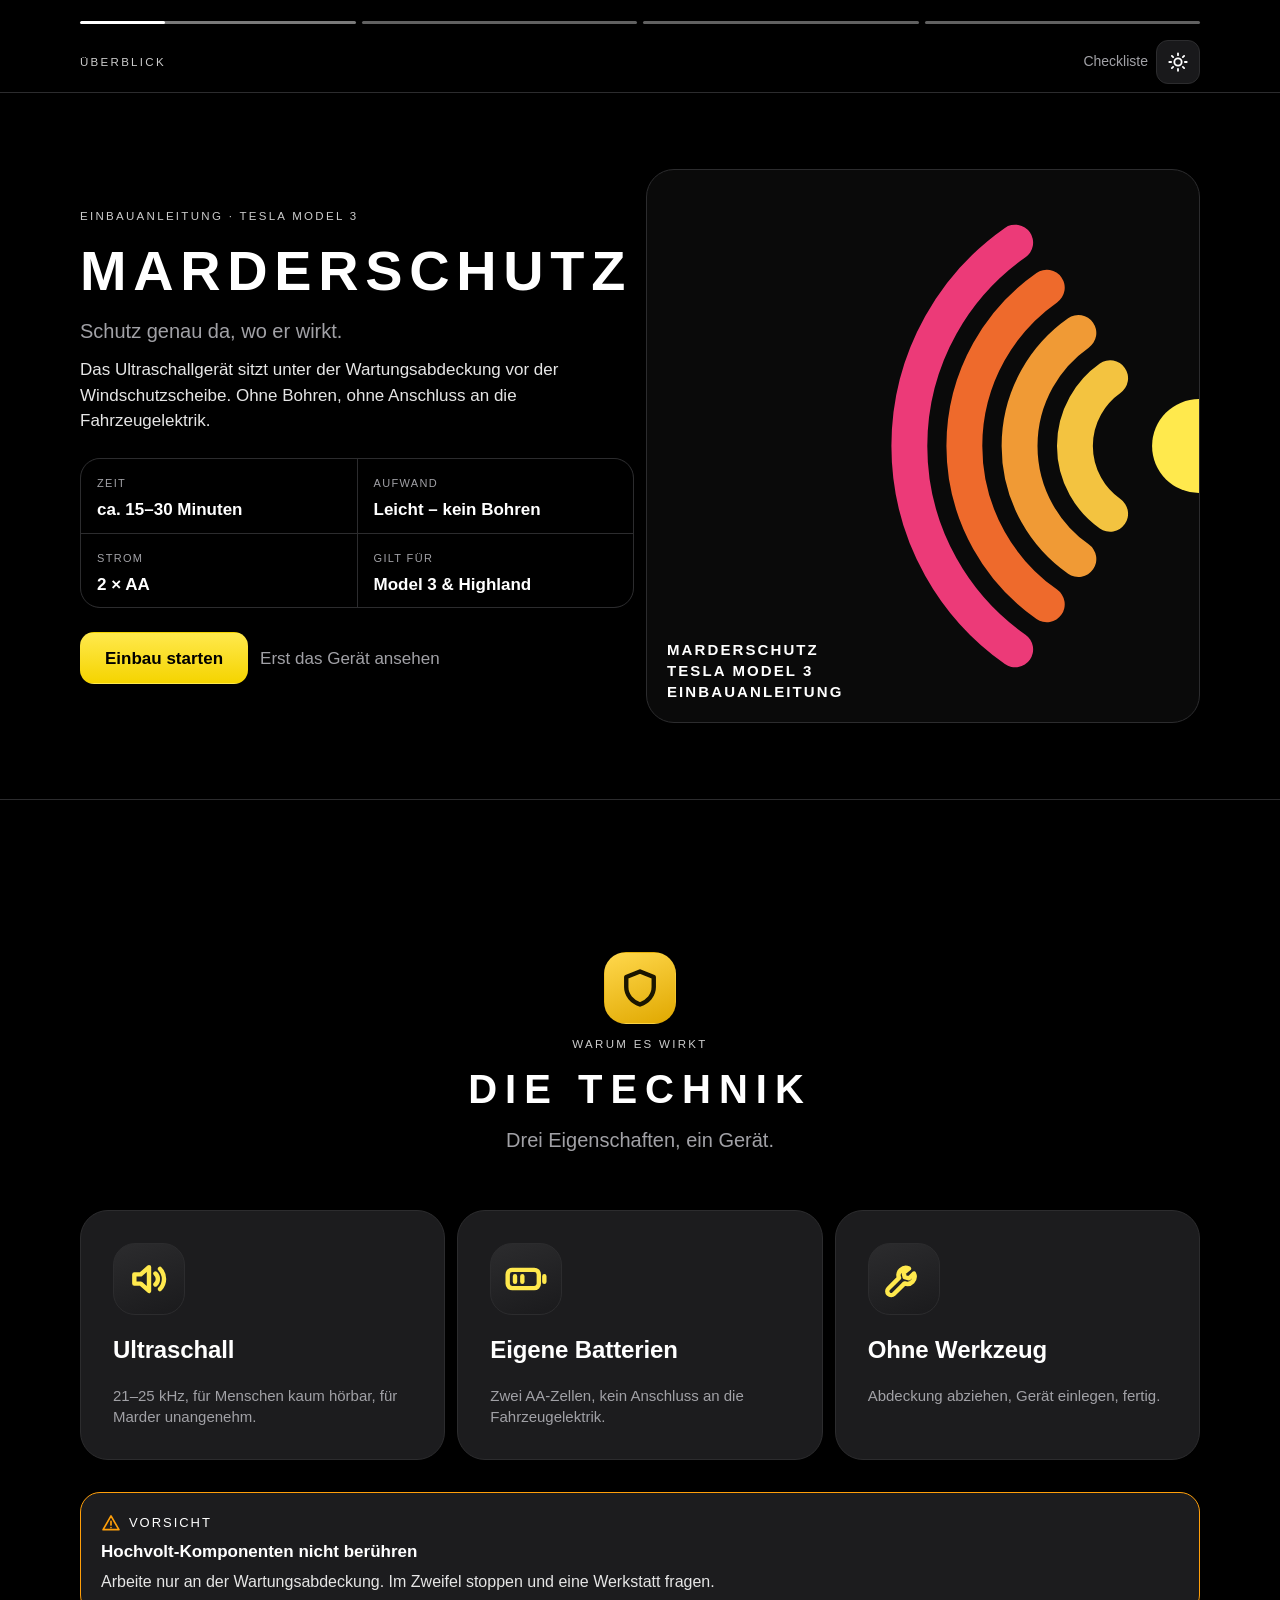
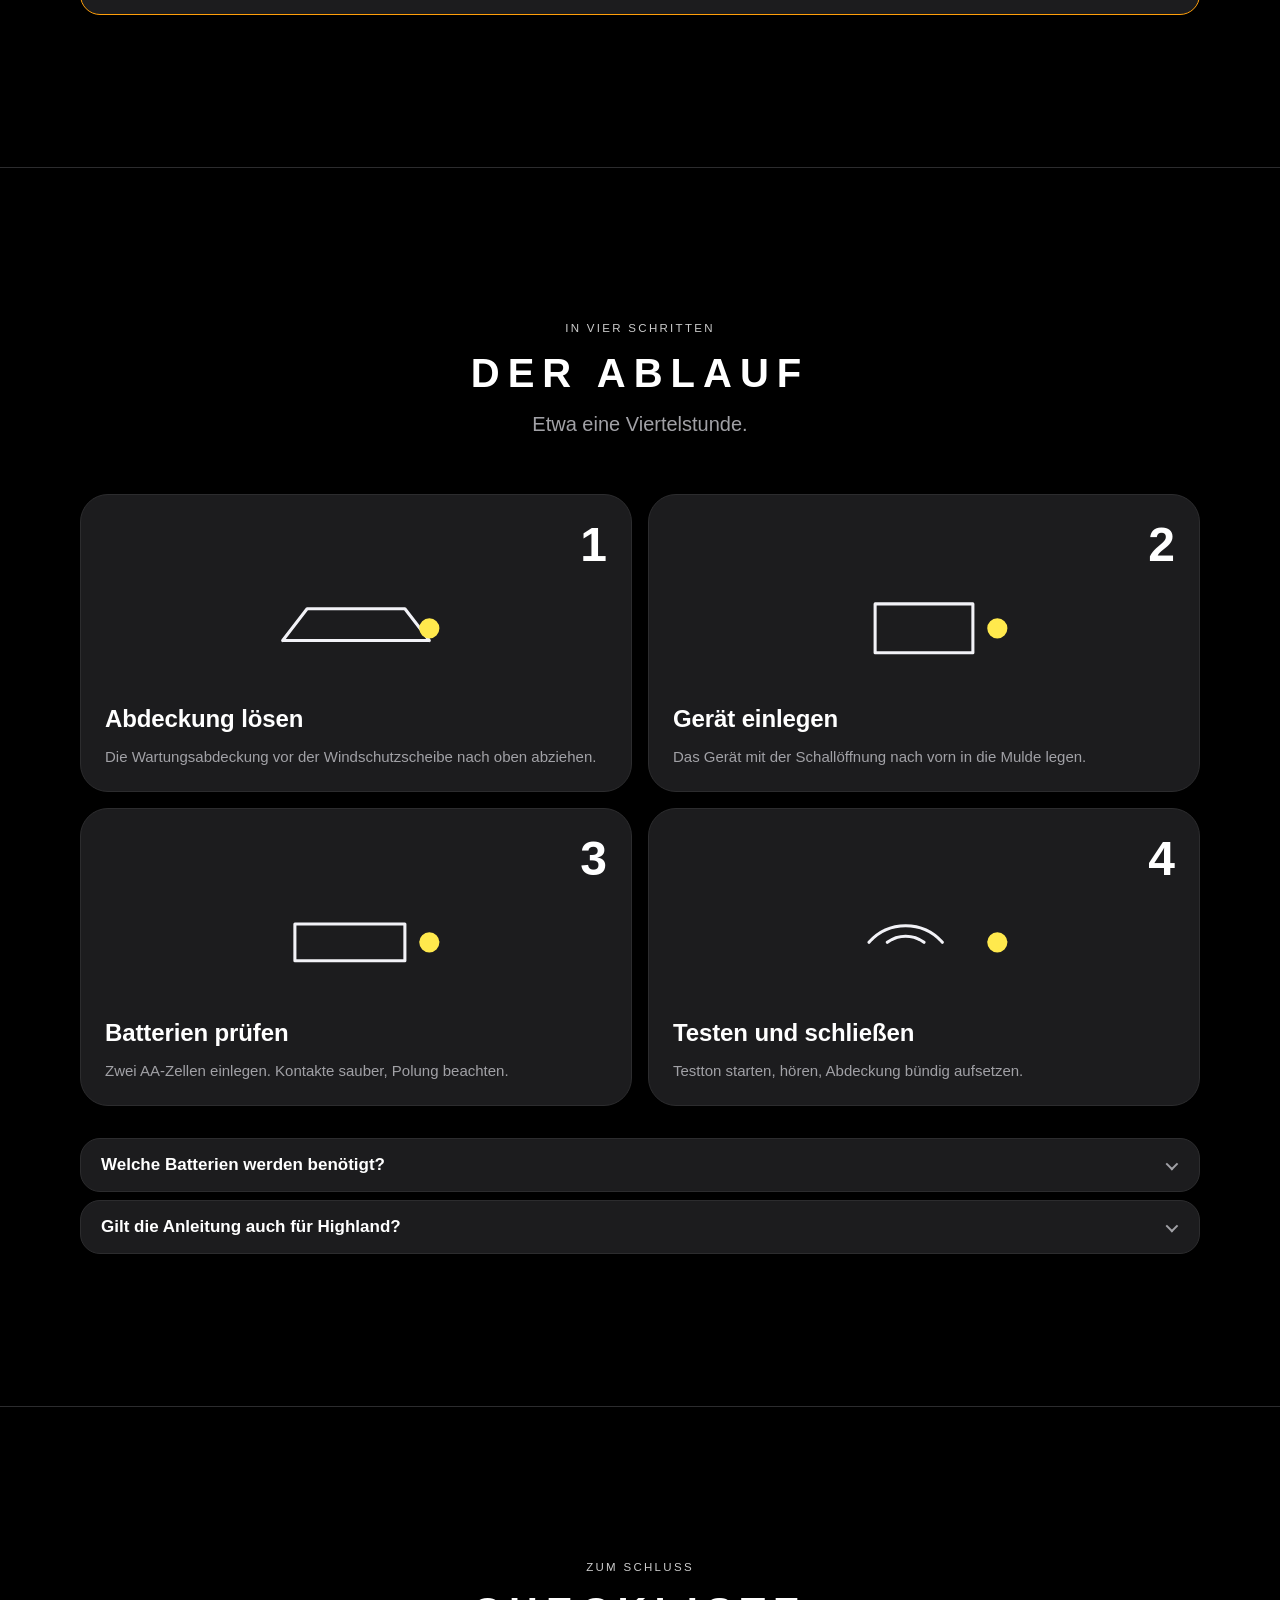
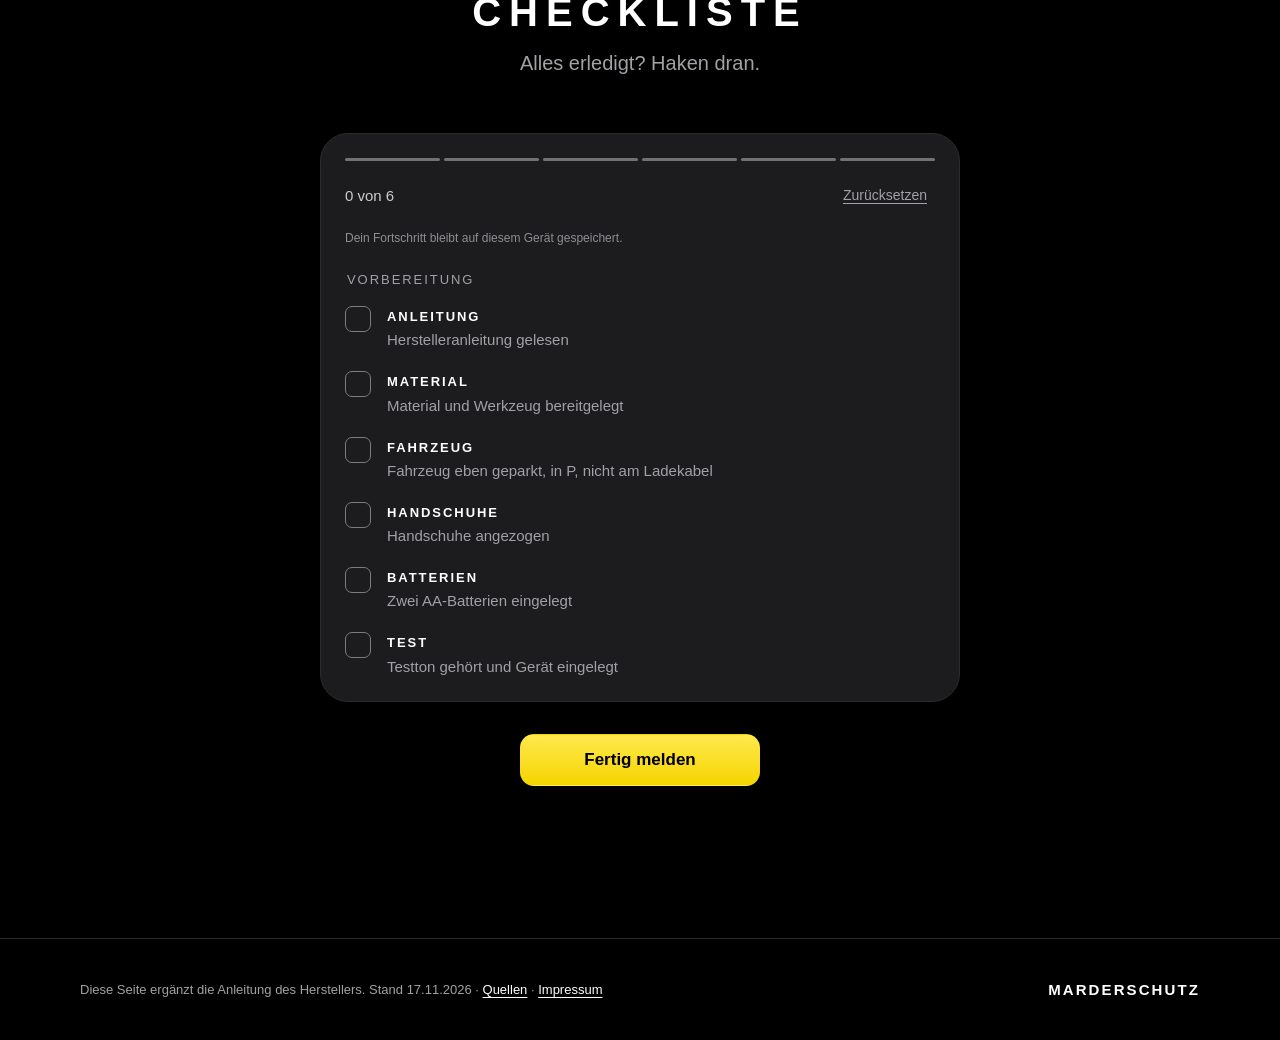
<file: web/examples/website.html>
<!DOCTYPE html>
<html lang="de" data-theme="dark">
<head>
<meta charset="utf-8">
<meta name="viewport" content="width=device-width, initial-scale=1, viewport-fit=cover">
<meta name="color-scheme" content="dark light">
<title>Marderschutz – Einbauanleitung (ODSV-Beispiel)</title>
<meta name="description" content="Landingpage-Beispiel im ODSV-Design-System.">
<link rel="stylesheet" href="../tokens.css">
<link rel="stylesheet" href="../odsv.css">
<script src="../odsv.js"></script>
</head>
<body>
<!--ODSV-SPRITE--><svg xmlns="http://www.w3.org/2000/svg" class="odsv-sprite" aria-hidden="true" focusable="false" style="position:absolute;width:0;height:0;overflow:hidden">

<symbol id="odsv-icon-check" viewBox="0 0 24 24"><path d="M5 12.5l4.5 4.5L19 7.5"/></symbol>
<symbol id="odsv-icon-close" viewBox="0 0 24 24"><path d="M6 6l12 12M18 6L6 18"/></symbol>
<symbol id="odsv-icon-chevron" viewBox="0 0 24 24"><path d="M9 5l7 7-7 7"/></symbol>
<symbol id="odsv-icon-chevron-down" viewBox="0 0 24 24"><path d="M5 9l7 7 7-7"/></symbol>
<symbol id="odsv-icon-arrow" viewBox="0 0 24 24"><path d="M4 12h16M14 6l6 6-6 6"/></symbol>
<symbol id="odsv-icon-trend-up" viewBox="0 0 24 24"><path d="M7 17L17 7M8 7h9v9"/></symbol>
<symbol id="odsv-icon-trend-down" viewBox="0 0 24 24"><path d="M7 7l10 10M17 8v9H8"/></symbol>
<symbol id="odsv-icon-info" viewBox="0 0 24 24"><circle cx="12" cy="12" r="9"/><path d="M12 11v6M12 7.5v.01"/></symbol>
<symbol id="odsv-icon-warning" viewBox="0 0 24 24"><path d="M12 3.5l9.5 16.5h-19z"/><path d="M12 10v4.5M12 17.5v.01"/></symbol>
<symbol id="odsv-icon-error" viewBox="0 0 24 24"><circle cx="12" cy="12" r="9"/><path d="M9 9l6 6M15 9l-6 6"/></symbol>
<symbol id="odsv-icon-battery" viewBox="0 0 24 24"><rect x="2" y="7" width="17" height="10" rx="2.5"/><path d="M22 10.5v3M6 10.5v3M10 10.5v3"/></symbol>
<symbol id="odsv-icon-sound" viewBox="0 0 24 24"><path d="M4 9.5v5h3.5L12 18.5v-13L7.5 9.5z"/><path d="M15.5 9a4 4 0 010 6M18 6.5a8 8 0 010 11"/></symbol>
<symbol id="odsv-icon-led" viewBox="0 0 24 24"><path d="M9 18h6M10 21h4"/><path d="M12 3a6 6 0 00-3.5 10.9c.6.5 1 1.2 1 2.1h5c0-.9.4-1.6 1-2.1A6 6 0 0012 3z"/></symbol>
<symbol id="odsv-icon-car" viewBox="0 0 24 24"><path d="M4 15.5v-4l2-5h12l2 5v4"/><path d="M4 11.5h16M4 15.5h16M4 15.5V18h3v-2.5M17 15.5V18h3v-2.5M7.5 13.5v.01M16.5 13.5v.01"/></symbol>
<symbol id="odsv-icon-bolt" viewBox="0 0 24 24"><path d="M13 2.5L5 13.5h6l-1 8 8-11h-6z"/></symbol>
<symbol id="odsv-icon-wrench" viewBox="0 0 24 24"><path d="M14.7 6.3a4 4 0 00-5.4 5.1L3.5 17.2a2 2 0 003 3l5.8-5.8a4 4 0 005.1-5.4l-2.6 2.6-2.4-.6-.6-2.4z"/></symbol>
<symbol id="odsv-icon-clock" viewBox="0 0 24 24"><circle cx="12" cy="12" r="9"/><path d="M12 7v5l3 2"/></symbol>
<symbol id="odsv-icon-calendar" viewBox="0 0 24 24"><rect x="3.5" y="5" width="17" height="15.5" rx="3"/><path d="M3.5 10h17M8 3v4M16 3v4"/></symbol>
<symbol id="odsv-icon-user" viewBox="0 0 24 24"><circle cx="12" cy="8" r="4"/><path d="M4.5 20.5c.8-3.8 4-6 7.5-6s6.7 2.2 7.5 6"/></symbol>
<symbol id="odsv-icon-search" viewBox="0 0 24 24"><circle cx="11" cy="11" r="6.5"/><path d="M16 16l4.5 4.5"/></symbol>
<symbol id="odsv-icon-download" viewBox="0 0 24 24"><path d="M12 4v11M7 11l5 5 5-5M5 20h14"/></symbol>
<symbol id="odsv-icon-external" viewBox="0 0 24 24"><path d="M14 4h6v6M20 4l-9 9M18 14v4.5a1.5 1.5 0 01-1.5 1.5h-11A1.5 1.5 0 014 18.5v-11A1.5 1.5 0 015.5 6H10"/></symbol>
<symbol id="odsv-icon-plus" viewBox="0 0 24 24"><path d="M12 5v14M5 12h14"/></symbol>
<symbol id="odsv-icon-minus" viewBox="0 0 24 24"><path d="M5 12h14"/></symbol>
<symbol id="odsv-icon-menu" viewBox="0 0 24 24"><path d="M4 7h16M4 12h16M4 17h16"/></symbol>
<symbol id="odsv-icon-settings" viewBox="0 0 24 24"><path d="M4 7h9M17 7h3M4 17h3M11 17h9"/><circle cx="15" cy="7" r="2"/><circle cx="9" cy="17" r="2"/></symbol>
<symbol id="odsv-icon-chart" viewBox="0 0 24 24"><path d="M3.5 3.5v17h17"/><path d="M8 16v-4M12.5 16V8M17 16v-6.5"/></symbol>
<symbol id="odsv-icon-sun" viewBox="0 0 24 24"><circle cx="12" cy="12" r="4"/><path d="M12 2.5v2M12 19.5v2M2.5 12h2M19.5 12h2M5.3 5.3l1.4 1.4M17.3 17.3l1.4 1.4M5.3 18.7l1.4-1.4M17.3 6.7l1.4-1.4"/></symbol>
<symbol id="odsv-icon-moon" viewBox="0 0 24 24"><path d="M20 14.5A8.5 8.5 0 019.5 4a8.5 8.5 0 1010.5 10.5z"/></symbol>
<symbol id="odsv-icon-copy" viewBox="0 0 24 24"><rect x="8.5" y="8.5" width="11" height="11" rx="2.5"/><path d="M15.5 8.5V7a2.5 2.5 0 00-2.5-2.5H7A2.5 2.5 0 004.5 7v6A2.5 2.5 0 007 15.5h1.5"/></symbol>
<symbol id="odsv-icon-filter" viewBox="0 0 24 24"><path d="M4 5h16l-6 7.5V19l-4 1.5v-8z"/></symbol>
<symbol id="odsv-icon-shield" viewBox="0 0 24 24"><path d="M12 3l7.5 3v5.5c0 4.5-3.2 8-7.5 9.5-4.3-1.5-7.5-5-7.5-9.5V6z"/></symbol>
<symbol id="odsv-icon-bell" viewBox="0 0 24 24"><path d="M6 16.5V11a6 6 0 1112 0v5.5l1.5 2h-15z"/><path d="M10 21h4"/></symbol>
<symbol id="odsv-signet" viewBox="0 0 400 400" fill="none" stroke="none"><path d="M266.8 52.6A180 180 0 0 0 266.8 347.4" style="fill:none;stroke-width:26;stroke-linecap:round;stroke-linejoin:round;stroke:var(--odsv-color-signet-1)"/><path d="M289.7 85.3A140 140 0 0 0 289.7 314.7" style="fill:none;stroke-width:26;stroke-linecap:round;stroke-linejoin:round;stroke:var(--odsv-color-signet-2)"/><path d="M312.6 118.1A100 100 0 0 0 312.6 281.9" style="fill:none;stroke-width:26;stroke-linecap:round;stroke-linejoin:round;stroke:var(--odsv-color-signet-3)"/><path d="M335.6 150.9A60 60 0 0 0 335.6 249.1" style="fill:none;stroke-width:26;stroke-linecap:round;stroke-linejoin:round;stroke:var(--odsv-color-signet-4)"/><circle cx="400" cy="200" r="34" style="fill:var(--odsv-color-signet-dot)"/></symbol><symbol id="odsv-signet-ai" viewBox="0 0 400 400" fill="none" stroke="none"><path d="M276.0 72.0Q289.4 170.6 388.0 184.0" style="fill:none;stroke-width:26;stroke-linecap:round;stroke-linejoin:round;stroke:var(--odsv-color-signet-1)"/><path d="M388.0 184.0Q289.4 197.4 276.0 296.0" style="fill:none;stroke-width:26;stroke-linecap:round;stroke-linejoin:round;stroke:var(--odsv-color-signet-2)"/><path d="M276.0 296.0Q262.6 197.4 164.0 184.0" style="fill:none;stroke-width:26;stroke-linecap:round;stroke-linejoin:round;stroke:var(--odsv-color-signet-3)"/><path d="M164.0 184.0Q262.6 170.6 276.0 72.0" style="fill:none;stroke-width:26;stroke-linecap:round;stroke-linejoin:round;stroke:var(--odsv-color-signet-4)"/><circle cx="276" cy="184" r="26" style="fill:var(--odsv-color-signet-dot)"/></symbol><symbol id="odsv-signet-network" viewBox="0 0 400 400" fill="none" stroke="none"><path d="M242.5 156.4L170.7 111.6M130.0 100.0a22 22 0 1 0 44.0 0a22 22 0 1 0 -44.0 0Z" style="fill:none;stroke-width:26;stroke-linecap:round;stroke-linejoin:round;stroke:var(--odsv-color-signet-1)"/><path d="M311.3 134.2L324.4 102.5M312.0 84.0a20 20 0 1 0 40.0 0a20 20 0 1 0 -40.0 0Z" style="fill:none;stroke-width:26;stroke-linecap:round;stroke-linejoin:round;stroke:var(--odsv-color-signet-2)"/><path d="M244.2 218.2L198.4 250.5M162.0 262.0a20 20 0 1 0 40.0 0a20 20 0 1 0 -40.0 0Z" style="fill:none;stroke-width:26;stroke-linecap:round;stroke-linejoin:round;stroke:var(--odsv-color-signet-3)"/><path d="M328.4 226.7L374.9 276.0M368.0 292.0a22 22 0 1 0 44.0 0a22 22 0 1 0 -44.0 0Z" style="fill:none;stroke-width:26;stroke-linecap:round;stroke-linejoin:round;stroke:var(--odsv-color-signet-4)"/><circle cx="290" cy="186" r="32" style="fill:var(--odsv-color-signet-dot)"/></symbol><symbol id="odsv-signet-data" viewBox="0 0 400 400" fill="none" stroke="none"><path d="M196 286L196 250" style="fill:none;stroke-width:26;stroke-linecap:round;stroke-linejoin:round;stroke:var(--odsv-color-signet-1)"/><path d="M252 286L252 212" style="fill:none;stroke-width:26;stroke-linecap:round;stroke-linejoin:round;stroke:var(--odsv-color-signet-2)"/><path d="M308 286L308 174" style="fill:none;stroke-width:26;stroke-linecap:round;stroke-linejoin:round;stroke:var(--odsv-color-signet-3)"/><path d="M364 286L364 136" style="fill:none;stroke-width:26;stroke-linecap:round;stroke-linejoin:round;stroke:var(--odsv-color-signet-4)"/><circle cx="364" cy="80" r="26" style="fill:var(--odsv-color-signet-dot)"/></symbol><symbol id="odsv-signet-code" viewBox="0 0 400 400" fill="none" stroke="none"><path d="M257.7 80.0 L192.0 186.0 L257.7 292.0" style="fill:none;stroke-width:26;stroke-linecap:round;stroke-linejoin:round;stroke:var(--odsv-color-signet-1)"/><path d="M291.0 107.0 L242.0 186.0 L291.0 265.0" style="fill:none;stroke-width:26;stroke-linecap:round;stroke-linejoin:round;stroke:var(--odsv-color-signet-2)"/><path d="M324.2 134.0 L292.0 186.0 L324.2 238.0" style="fill:none;stroke-width:26;stroke-linecap:round;stroke-linejoin:round;stroke:var(--odsv-color-signet-3)"/><path d="M358.1 160.0 L342.0 186.0 L358.1 212.0" style="fill:none;stroke-width:26;stroke-linecap:round;stroke-linejoin:round;stroke:var(--odsv-color-signet-4)"/><circle cx="398" cy="186" r="26" style="fill:var(--odsv-color-signet-dot)"/></symbol><symbol id="odsv-signet-swarm" viewBox="0 0 400 400" fill="none" stroke="none"><path d="M193.5 93.5C197.0 92.1 207.5 87.0 214.6 84.9C221.7 82.7 228.9 81.4 235.8 80.7C242.8 80.0 249.7 80.0 256.3 80.6C262.9 81.3 269.3 82.6 275.3 84.4C281.3 86.2 286.9 88.6 292.1 91.4C297.3 94.1 302.0 97.4 306.3 100.9C310.5 104.4 314.2 108.4 317.4 112.4C320.6 116.4 323.2 120.7 325.3 125.0C327.4 129.3 328.9 133.8 330.0 138.0C331.0 142.3 331.3 148.6 331.5 150.7" style="fill:none;stroke-width:26;stroke-linecap:round;stroke-linejoin:round;stroke:var(--odsv-color-signet-1)"/><path d="M374.5 93.5C375.9 97.0 381.0 107.5 383.1 114.6C385.3 121.7 386.6 128.9 387.3 135.8C388.0 142.8 388.0 149.7 387.4 156.3C386.7 162.9 385.4 169.3 383.6 175.3C381.8 181.3 379.4 186.9 376.6 192.1C373.9 197.3 370.6 202.0 367.1 206.3C363.6 210.5 359.6 214.2 355.6 217.4C351.6 220.6 347.3 223.2 343.0 225.3C338.7 227.4 334.2 228.9 330.0 230.0C325.7 231.0 319.4 231.3 317.3 231.5" style="fill:none;stroke-width:26;stroke-linecap:round;stroke-linejoin:round;stroke:var(--odsv-color-signet-2)"/><path d="M374.5 274.5C371.0 275.9 360.5 281.0 353.4 283.1C346.3 285.3 339.1 286.6 332.2 287.3C325.2 288.0 318.3 288.0 311.7 287.4C305.1 286.7 298.7 285.4 292.7 283.6C286.7 281.8 281.1 279.4 275.9 276.6C270.7 273.9 266.0 270.6 261.7 267.1C257.5 263.6 253.8 259.6 250.6 255.6C247.4 251.6 244.8 247.3 242.7 243.0C240.6 238.7 239.1 234.2 238.0 230.0C237.0 225.7 236.7 219.4 236.5 217.3" style="fill:none;stroke-width:26;stroke-linecap:round;stroke-linejoin:round;stroke:var(--odsv-color-signet-3)"/><path d="M193.5 274.5C192.1 271.0 187.0 260.5 184.9 253.4C182.7 246.3 181.4 239.1 180.7 232.2C180.0 225.2 180.0 218.3 180.6 211.7C181.3 205.1 182.6 198.7 184.4 192.7C186.2 186.7 188.6 181.1 191.4 175.9C194.1 170.7 197.4 166.0 200.9 161.7C204.4 157.5 208.4 153.8 212.4 150.6C216.4 147.4 220.7 144.8 225.0 142.7C229.3 140.6 233.8 139.1 238.0 138.0C242.3 137.0 248.6 136.7 250.7 136.5" style="fill:none;stroke-width:26;stroke-linecap:round;stroke-linejoin:round;stroke:var(--odsv-color-signet-4)"/><circle cx="284" cy="184" r="26" style="fill:var(--odsv-color-signet-dot)"/></symbol><symbol id="odsv-signet-mountains" viewBox="0 0 400 400" fill="none" stroke="none"><path d="M150.0 286.0 L210.0 182.0" style="fill:none;stroke-width:26;stroke-linecap:round;stroke-linejoin:round;stroke:var(--odsv-color-signet-1)"/><path d="M210.0 182.0 L266.0 248.0" style="fill:none;stroke-width:26;stroke-linecap:round;stroke-linejoin:round;stroke:var(--odsv-color-signet-2)"/><path d="M266.0 248.0 L332.0 108.0" style="fill:none;stroke-width:26;stroke-linecap:round;stroke-linejoin:round;stroke:var(--odsv-color-signet-3)"/><path d="M332.0 108.0 L410.0 236.0" style="fill:none;stroke-width:26;stroke-linecap:round;stroke-linejoin:round;stroke:var(--odsv-color-signet-4)"/><circle cx="250" cy="100" r="26" style="fill:var(--odsv-color-signet-dot)"/></symbol><symbol id="odsv-signet-bike" viewBox="0 0 400 400" fill="none" stroke="none"><path d="M120.0 232.0a56 56 0 1 0 112.0 0a56 56 0 1 0 -112.0 0Z" style="fill:none;stroke-width:26;stroke-linecap:round;stroke-linejoin:round;stroke:var(--odsv-color-signet-1)"/><path d="M312.0 232.0a56 56 0 1 0 112.0 0a56 56 0 1 0 -112.0 0Z" style="fill:none;stroke-width:26;stroke-linecap:round;stroke-linejoin:round;stroke:var(--odsv-color-signet-2)"/><path d="M176 232L268 232L244 156L346 156L268 232M346 156L368 232" style="fill:none;stroke-width:26;stroke-linecap:round;stroke-linejoin:round;stroke:var(--odsv-color-signet-3)"/><path d="M244 156L238 124M206 124L256 124M346 156L340 124L376 124" style="fill:none;stroke-width:26;stroke-linecap:round;stroke-linejoin:round;stroke:var(--odsv-color-signet-4)"/><circle cx="268" cy="232" r="24" style="fill:var(--odsv-color-signet-dot)"/></symbol><symbol id="odsv-signet-outdoor" viewBox="0 0 400 400" fill="none" stroke="none"><path d="M180 284L298 68" style="fill:none;stroke-width:26;stroke-linecap:round;stroke-linejoin:round;stroke:var(--odsv-color-signet-1)"/><path d="M384 284L266 68" style="fill:none;stroke-width:26;stroke-linecap:round;stroke-linejoin:round;stroke:var(--odsv-color-signet-2)"/><path d="M246 284L282 206L318 284" style="fill:none;stroke-width:26;stroke-linecap:round;stroke-linejoin:round;stroke:var(--odsv-color-signet-3)"/><path d="M156 284L404 284" style="fill:none;stroke-width:26;stroke-linecap:round;stroke-linejoin:round;stroke:var(--odsv-color-signet-4)"/><circle cx="372" cy="98" r="26" style="fill:var(--odsv-color-signet-dot)"/></symbol><symbol id="odsv-signet-route" viewBox="0 0 400 400" fill="none" stroke="none"><path d="M168 280L332 280A31 31 0 0 0 332 218" style="fill:none;stroke-width:26;stroke-linecap:round;stroke-linejoin:round;stroke:var(--odsv-color-signet-1)"/><path d="M332 218L182 218A31 31 0 0 1 182 156" style="fill:none;stroke-width:26;stroke-linecap:round;stroke-linejoin:round;stroke:var(--odsv-color-signet-2)"/><path d="M182 156L332 156A31 31 0 0 0 332 94" style="fill:none;stroke-width:26;stroke-linecap:round;stroke-linejoin:round;stroke:var(--odsv-color-signet-3)"/><path d="M332 94L244 94" style="fill:none;stroke-width:26;stroke-linecap:round;stroke-linejoin:round;stroke:var(--odsv-color-signet-4)"/><circle cx="186" cy="94" r="26" style="fill:var(--odsv-color-signet-dot)"/></symbol><symbol id="odsv-signet-success" viewBox="0 0 400 400" fill="none" stroke="none"><path d="M334.0 104.0L334.0 70.0" style="fill:none;stroke-width:26;stroke-linecap:round;stroke-linejoin:round;stroke:var(--odsv-color-signet-1)"/><path d="M373.8 127.0L403.3 110.0" style="fill:none;stroke-width:26;stroke-linecap:round;stroke-linejoin:round;stroke:var(--odsv-color-signet-2)"/><path d="M294.2 127.0L268.2 112.0" style="fill:none;stroke-width:26;stroke-linecap:round;stroke-linejoin:round;stroke:var(--odsv-color-signet-3)"/><path d="M178.0 222.0 L228.0 272.0 L304.0 186.0" style="fill:none;stroke-width:26;stroke-linecap:round;stroke-linejoin:round;stroke:var(--odsv-color-signet-4)"/><circle cx="334" cy="150" r="26" style="fill:var(--odsv-color-signet-dot)"/></symbol><symbol id="odsv-signet-fail" viewBox="0 0 400 400" fill="none" stroke="none"><path d="M140.0 250.0 L200.0 186.0" style="fill:none;stroke-width:26;stroke-linecap:round;stroke-linejoin:round;stroke:var(--odsv-color-signet-1)"/><path d="M200.0 186.0 L248.0 214.0" style="fill:none;stroke-width:26;stroke-linecap:round;stroke-linejoin:round;stroke:var(--odsv-color-signet-2)"/><path d="M248.0 214.0 L318.0 104.0" style="fill:none;stroke-width:26;stroke-linecap:round;stroke-linejoin:round;stroke:var(--odsv-color-signet-3)"/><path d="M318 104L356 236" style="fill:none;stroke-width:26;stroke-linecap:round;stroke-linejoin:round;stroke:var(--odsv-color-signet-4)"/><circle cx="366" cy="290" r="26" style="fill:var(--odsv-color-signet-dot)"/></symbol><symbol id="odsv-signet-conflict" viewBox="0 0 400 400" fill="none" stroke="none"><path d="M130 188L232 188" style="fill:none;stroke-width:26;stroke-linecap:round;stroke-linejoin:round;stroke:var(--odsv-color-signet-1)"/><path d="M200 148L240 188L200 228" style="fill:none;stroke-width:26;stroke-linecap:round;stroke-linejoin:round;stroke:var(--odsv-color-signet-2)"/><path d="M372 148L332 188L372 228" style="fill:none;stroke-width:26;stroke-linecap:round;stroke-linejoin:round;stroke:var(--odsv-color-signet-3)"/><path d="M424 188L340 188" style="fill:none;stroke-width:26;stroke-linecap:round;stroke-linejoin:round;stroke:var(--odsv-color-signet-4)"/><circle cx="286" cy="188" r="24" style="fill:var(--odsv-color-signet-dot)"/></symbol><symbol id="odsv-signet-agreement" viewBox="0 0 400 400" fill="none" stroke="none"><path d="M140 92C200 92 220 190 262 190" style="fill:none;stroke-width:26;stroke-linecap:round;stroke-linejoin:round;stroke:var(--odsv-color-signet-1)"/><path d="M140 288C200 288 220 190 262 190" style="fill:none;stroke-width:26;stroke-linecap:round;stroke-linejoin:round;stroke:var(--odsv-color-signet-2)"/><path d="M300 190L388 190" style="fill:none;stroke-width:26;stroke-linecap:round;stroke-linejoin:round;stroke:var(--odsv-color-signet-3)"/><path d="M354 156L392 190L354 224" style="fill:none;stroke-width:26;stroke-linecap:round;stroke-linejoin:round;stroke:var(--odsv-color-signet-4)"/><circle cx="262" cy="190" r="26" style="fill:var(--odsv-color-signet-dot)"/></symbol><symbol id="odsv-signet-idea" viewBox="0 0 400 400" fill="none" stroke="none"><path d="M330.8 236.0A70 70 0 1 0 237.2 236.0" style="fill:none;stroke-width:26;stroke-linecap:round;stroke-linejoin:round;stroke:var(--odsv-color-signet-1)"/><path d="M330.8 236.0L322.8 276.0L245.2 276.0L237.2 236.0" style="fill:none;stroke-width:26;stroke-linecap:round;stroke-linejoin:round;stroke:var(--odsv-color-signet-2)"/><path d="M262 318.0L306 318.0" style="fill:none;stroke-width:26;stroke-linecap:round;stroke-linejoin:round;stroke:var(--odsv-color-signet-3)"/><path d="M284.0 84.0L284.0 64.0M365.9 126.6L382.3 115.2M202.1 126.6L185.7 115.2" style="fill:none;stroke-width:26;stroke-linecap:round;stroke-linejoin:round;stroke:var(--odsv-color-signet-4)"/><circle cx="284" cy="184" r="24" style="fill:var(--odsv-color-signet-dot)"/></symbol><symbol id="odsv-signet-question" viewBox="0 0 400 400" fill="none" stroke="none"><path d="M229.7 110.8A62 62 0 0 1 298.8 70.9" style="fill:none;stroke-width:26;stroke-linecap:round;stroke-linejoin:round;stroke:var(--odsv-color-signet-1)"/><path d="M298.8 70.9A62 62 0 0 1 350.0 132.0" style="fill:none;stroke-width:26;stroke-linecap:round;stroke-linejoin:round;stroke:var(--odsv-color-signet-2)"/><path d="M350 132C350 186 288 172 288 228" style="fill:none;stroke-width:26;stroke-linecap:round;stroke-linejoin:round;stroke:var(--odsv-color-signet-3)"/><path d="M288 228L288 250" style="fill:none;stroke-width:26;stroke-linecap:round;stroke-linejoin:round;stroke:var(--odsv-color-signet-4)"/><circle cx="288" cy="308" r="26" style="fill:var(--odsv-color-signet-dot)"/></symbol><symbol id="odsv-signet-progress" viewBox="0 0 400 400" fill="none" stroke="none"><path d="M265.9 83.6A104 104 0 0 1 386.4 167.9" style="fill:none;stroke-width:26;stroke-linecap:round;stroke-linejoin:round;stroke:var(--odsv-color-signet-1)"/><path d="M386.4 204.1A104 104 0 0 1 302.1 288.4" style="fill:none;stroke-width:26;stroke-linecap:round;stroke-linejoin:round;stroke:var(--odsv-color-signet-2)"/><path d="M265.9 288.4A104 104 0 0 1 193.9 238.0" style="fill:none;stroke-width:26;stroke-linecap:round;stroke-linejoin:round;stroke:var(--odsv-color-signet-3)"/><path d="M181.6 204.1A104 104 0 0 1 186.3 150.4" style="fill:none;stroke-width:26;stroke-linecap:round;stroke-linejoin:round;stroke:var(--odsv-color-signet-4)"/><circle cx="284" cy="186" r="26" style="fill:var(--odsv-color-signet-dot)"/></symbol><symbol id="odsv-signet-restart" viewBox="0 0 400 400" fill="none" stroke="none"><path d="M233.0 103.1A98 98 0 0 1 366.9 139.0" style="fill:none;stroke-width:26;stroke-linecap:round;stroke-linejoin:round;stroke:var(--odsv-color-signet-1)"/><path d="M378.5 171.0A98 98 0 0 1 299.0 284.5" style="fill:none;stroke-width:26;stroke-linecap:round;stroke-linejoin:round;stroke:var(--odsv-color-signet-2)"/><path d="M265.0 284.5A98 98 0 0 1 187.3 162.6" style="fill:none;stroke-width:26;stroke-linecap:round;stroke-linejoin:round;stroke:var(--odsv-color-signet-3)"/><path d="M148.8 187.7L187.3 162.6L208.2 203.6" style="fill:none;stroke-width:26;stroke-linecap:round;stroke-linejoin:round;stroke:var(--odsv-color-signet-4)"/><circle cx="282" cy="188" r="26" style="fill:var(--odsv-color-signet-dot)"/></symbol>
</svg><!--/ODSV-SPRITE-->
<a class="odsv-skip" href="#inhalt">Zum Inhalt</a>
<header class="odsv-topbar">
  <nav class="odsv-topbar__progress" aria-label="Kapitel">
    <ol class="odsv-progress" data-odsv-scrollprogress><li class="odsv-progress__seg"><a class="odsv-progress__link" href="#ueberblick" aria-label="Überblick" data-title="Überblick"><span class="odsv-progress__bar"></span></a></li><li class="odsv-progress__seg"><a class="odsv-progress__link" href="#vorteile" aria-label="Vorteile" data-title="Vorteile"><span class="odsv-progress__bar"></span></a></li><li class="odsv-progress__seg"><a class="odsv-progress__link" href="#ablauf" aria-label="Ablauf" data-title="Ablauf"><span class="odsv-progress__bar"></span></a></li><li class="odsv-progress__seg"><a class="odsv-progress__link" href="#checkliste" aria-label="Checkliste" data-title="Checkliste"><span class="odsv-progress__bar"></span></a></li></ol>
  </nav>
  <div class="odsv-topbar__progress odsv-topbar__meta">
    <span class="odsv-eyebrow" data-odsv-scrollprogress-label>Überblick</span>
    <span class="odsv-cluster odsv-cluster--2">
      <a class="odsv-link odsv-link--muted odsv-link--plain odsv-small" href="#checkliste">Checkliste</a>
      <button type="button" class="odsv-icon-btn odsv-theme-toggle" data-odsv-theme-toggle aria-pressed="false" aria-label="Helles Theme aktivieren"><svg class="odsv-icon odsv-theme-toggle__sun" aria-hidden="true"><use href="#odsv-icon-sun"/></svg><svg class="odsv-icon odsv-theme-toggle__moon" aria-hidden="true"><use href="#odsv-icon-moon"/></svg></button>
    </span>
  </div>
</header>

<main id="inhalt">
  <section class="odsv-section odsv-section--tight" id="ueberblick" aria-labelledby="h-hero">
    <div class="odsv-container">
      <div class="odsv-grid" style="align-items:center">
        <div class="odsv-col-12 odsv-col-lg-6">
          <div class="odsv-stack odsv-stack--6">
            <div class="odsv-stack odsv-stack--3">
              <p class="odsv-eyebrow">Einbauanleitung · Tesla Model 3</p>
              <h1 class="odsv-display" id="h-hero">Marderschutz</h1>
              <p class="odsv-sub">Schutz genau da, wo er wirkt.</p>
              <p class="odsv-body">Das Ultraschallgerät sitzt unter der Wartungsabdeckung vor der Windschutzscheibe. Ohne Bohren, ohne Anschluss an die Fahrzeugelektrik.</p>
            </div>
            <dl class="odsv-specs">
              <div class="odsv-spec"><dt class="odsv-spec__label">Zeit</dt><dd class="odsv-spec__value">ca.&nbsp;15–30&nbsp;Minuten</dd></div>
              <div class="odsv-spec"><dt class="odsv-spec__label">Aufwand</dt><dd class="odsv-spec__value">Leicht – kein Bohren</dd></div>
              <div class="odsv-spec"><dt class="odsv-spec__label">Strom</dt><dd class="odsv-spec__value">2&nbsp;×&nbsp;AA</dd></div>
              <div class="odsv-spec"><dt class="odsv-spec__label">Gilt für</dt><dd class="odsv-spec__value">Model 3 &amp; Highland</dd></div>
            </dl>
            <div class="odsv-cluster">
              <a class="odsv-btn odsv-btn--primary odsv-btn--block odsv-btn--block-sm" href="#ablauf">Einbau starten</a>
              <a class="odsv-link odsv-link--muted odsv-link--plain" href="#vorteile">Erst das Gerät ansehen</a>
            </div>
          </div>
        </div>
        <div class="odsv-col-12 odsv-col-lg-6">
          <div class="odsv-signet-card">
            <svg class="odsv-signet-card__svg" viewBox="0 0 400 400" preserveAspectRatio="xMaxYMid slice" role="img" aria-label="Signet: Schallwellen-Bögen im Verlauf von Pink zu Gelb"><use href="#odsv-signet"/></svg>
            <p class="odsv-wordmark">Marderschutz<br>Tesla Model 3<br>Einbauanleitung</p>
          </div>
        </div>
      </div>
    </div>
  </section>

  <section class="odsv-section odsv-section--rule" id="vorteile" aria-labelledby="h-vor">
    <div class="odsv-container">
      <header class="odsv-section-head odsv-section-head--center">
        <span class="odsv-tile odsv-tile--accent" aria-hidden="true"><svg class="odsv-icon" aria-hidden="true"><use href="#odsv-icon-shield"/></svg></span>
        <p class="odsv-eyebrow">Warum es wirkt</p>
        <h2 class="odsv-h1" id="h-vor">Die Technik</h2>
        <p class="odsv-sub">Drei Eigenschaften, ein Gerät.</p>
      </header>
      <ul class="odsv-grid" style="list-style:none;padding:0;margin:0">
        <li class="odsv-col-12 odsv-col-md-4"><article class="odsv-card odsv-stack odsv-stack--3"><span class="odsv-tile" aria-hidden="true"><svg class="odsv-icon" aria-hidden="true"><use href="#odsv-icon-sound"/></svg></span><h3 class="odsv-card__title">Ultraschall</h3><p class="odsv-card__text">21–25&nbsp;kHz, für Menschen kaum hörbar, für Marder unangenehm.</p></article></li>
        <li class="odsv-col-12 odsv-col-md-4"><article class="odsv-card odsv-stack odsv-stack--3"><span class="odsv-tile" aria-hidden="true"><svg class="odsv-icon" aria-hidden="true"><use href="#odsv-icon-battery"/></svg></span><h3 class="odsv-card__title">Eigene Batterien</h3><p class="odsv-card__text">Zwei AA-Zellen, kein Anschluss an die Fahrzeugelektrik.</p></article></li>
        <li class="odsv-col-12 odsv-col-md-4"><article class="odsv-card odsv-stack odsv-stack--3"><span class="odsv-tile" aria-hidden="true"><svg class="odsv-icon" aria-hidden="true"><use href="#odsv-icon-wrench"/></svg></span><h3 class="odsv-card__title">Ohne Werkzeug</h3><p class="odsv-card__text">Abdeckung abziehen, Gerät einlegen, fertig.</p></article></li>
      </ul>
      <div class="odsv-mt-8 odsv-callout odsv-callout--warning" role="note">
        <p class="odsv-callout__head"><svg class="odsv-icon" aria-hidden="true"><use href="#odsv-icon-warning"/></svg><span class="odsv-callout__label">Vorsicht</span></p>
        <p class="odsv-callout__title">Hochvolt-Komponenten nicht berühren</p>
        <p class="odsv-callout__text">Arbeite nur an der Wartungsabdeckung. Im Zweifel stoppen und eine Werkstatt fragen.</p>
      </div>
    </div>
  </section>

  <section class="odsv-section odsv-section--rule" id="ablauf" aria-labelledby="h-abl">
    <div class="odsv-container">
      <header class="odsv-section-head odsv-section-head--center">
        <p class="odsv-eyebrow">In vier Schritten</p>
        <h2 class="odsv-h1" id="h-abl">Der Ablauf</h2>
        <p class="odsv-sub">Etwa eine Viertelstunde.</p>
      </header>
      <ol class="odsv-grid odsv-grid--dashboard" style="list-style:none;padding:0;margin:0">
<li class="odsv-col-12 odsv-col-md-6"><article class="odsv-step"><span class="odsv-step__num" aria-hidden="true">1</span><div class="odsv-step__media" aria-hidden="true"><svg viewBox="0 0 180 110" class="odsv-lineart"><path d="M30 70h120M30 70l20-26h80l20 26"/><circle cx="150" cy="60" r="7" class="odsv-lineart--marker"/></svg></div><h3 class="odsv-step__title"><span class="odsv-sr-only">Schritt 1: </span>Abdeckung lösen</h3><p class="odsv-step__text">Die Wartungsabdeckung vor der Windschutzscheibe nach oben abziehen.</p></article></li>
<li class="odsv-col-12 odsv-col-md-6"><article class="odsv-step"><span class="odsv-step__num" aria-hidden="true">2</span><div class="odsv-step__media" aria-hidden="true"><svg viewBox="0 0 180 110" class="odsv-lineart"><path d="M50 40h80v40H50z"/><circle cx="150" cy="60" r="7" class="odsv-lineart--marker"/></svg></div><h3 class="odsv-step__title"><span class="odsv-sr-only">Schritt 2: </span>Gerät einlegen</h3><p class="odsv-step__text">Das Gerät mit der Schallöffnung nach vorn in die Mulde legen.</p></article></li>
<li class="odsv-col-12 odsv-col-md-6"><article class="odsv-step"><span class="odsv-step__num" aria-hidden="true">3</span><div class="odsv-step__media" aria-hidden="true"><svg viewBox="0 0 180 110" class="odsv-lineart"><path d="M40 45h90v30H40zM130 54v12"/><circle cx="150" cy="60" r="7" class="odsv-lineart--marker"/></svg></div><h3 class="odsv-step__title"><span class="odsv-sr-only">Schritt 3: </span>Batterien prüfen</h3><p class="odsv-step__text">Zwei AA-Zellen einlegen. Kontakte sauber, Polung beachten.</p></article></li>
<li class="odsv-col-12 odsv-col-md-6"><article class="odsv-step"><span class="odsv-step__num" aria-hidden="true">4</span><div class="odsv-step__media" aria-hidden="true"><svg viewBox="0 0 180 110" class="odsv-lineart"><path d="M45 60a40 40 0 0160 0M60 60a25 25 0 0130 0"/><circle cx="150" cy="60" r="7" class="odsv-lineart--marker"/></svg></div><h3 class="odsv-step__title"><span class="odsv-sr-only">Schritt 4: </span>Testen und schließen</h3><p class="odsv-step__text">Testton starten, hören, Abdeckung bündig aufsetzen.</p></article></li>
      </ol>
      <details class="odsv-accordion odsv-accordion--card odsv-mt-8"><summary>Welche Batterien werden benötigt?</summary><div class="odsv-accordion__body"><p>Zwei Mignon-Zellen (AA).</p></div></details>
      <details class="odsv-accordion odsv-accordion--card"><summary>Gilt die Anleitung auch für Highland?</summary><div class="odsv-accordion__body"><p>Ja, die Wartungsabdeckung ist baugleich.</p></div></details>
    </div>
  </section>

  <section class="odsv-section odsv-section--rule" id="checkliste" aria-labelledby="h-chk">
    <div class="odsv-container odsv-container--text">
      <header class="odsv-section-head odsv-section-head--center">
        <p class="odsv-eyebrow">Zum Schluss</p>
        <h2 class="odsv-h1" id="h-chk">Checkliste</h2>
        <p class="odsv-sub">Alles erledigt? Haken dran.</p>
      </header>
      <div class="odsv-checklist" data-odsv-checklist="website-demo">
        <div class="odsv-checklist__summary">
          <ol class="odsv-progress odsv-progress--dashed" data-odsv-checklist-progress></ol>
          <div class="odsv-progress__meta"><span class="odsv-body-small" role="status" data-odsv-checklist-count>0 von 6</span><button type="button" class="odsv-textbtn" data-odsv-checklist-reset>Zurücksetzen</button></div>
          <p class="odsv-caption">Dein Fortschritt bleibt auf diesem Gerät gespeichert.</p>
        </div>
        <fieldset class="odsv-fieldset"><legend class="odsv-label odsv-checklist__title">Vorbereitung</legend>
          <ul class="odsv-checklist__items"><li><label class="odsv-check"><input type="checkbox" class="odsv-checkbox" data-id="anleitung"><span class="odsv-check__body"><span class="odsv-check__title">Anleitung</span><span class="odsv-check__text">Herstelleranleitung gelesen</span></span></label></li><li><label class="odsv-check"><input type="checkbox" class="odsv-checkbox" data-id="material"><span class="odsv-check__body"><span class="odsv-check__title">Material</span><span class="odsv-check__text">Material und Werkzeug bereitgelegt</span></span></label></li><li><label class="odsv-check"><input type="checkbox" class="odsv-checkbox" data-id="fahrzeug"><span class="odsv-check__body"><span class="odsv-check__title">Fahrzeug</span><span class="odsv-check__text">Fahrzeug eben geparkt, in P, nicht am Ladekabel</span></span></label></li><li><label class="odsv-check"><input type="checkbox" class="odsv-checkbox" data-id="handschuhe"><span class="odsv-check__body"><span class="odsv-check__title">Handschuhe</span><span class="odsv-check__text">Handschuhe angezogen</span></span></label></li><li><label class="odsv-check"><input type="checkbox" class="odsv-checkbox" data-id="batterie"><span class="odsv-check__body"><span class="odsv-check__title">Batterien</span><span class="odsv-check__text">Zwei AA-Batterien eingelegt</span></span></label></li><li><label class="odsv-check"><input type="checkbox" class="odsv-checkbox" data-id="test"><span class="odsv-check__body"><span class="odsv-check__title">Test</span><span class="odsv-check__text">Testton gehört und Gerät eingelegt</span></span></label></li></ul>
        </fieldset>
      </div>
      <div class="odsv-center odsv-mt-8"><button type="button" class="odsv-btn odsv-btn--primary" data-odsv-sheet-open="#fertig">Fertig melden</button></div>
    </div>
  </section>
</main>

<footer class="odsv-footer">
  <div class="odsv-container"><div class="odsv-footer__grid"><p>Diese Seite ergänzt die Anleitung des Herstellers. Stand 17.11.2026 · <a href="#ueberblick">Quellen</a> · <a href="#ueberblick">Impressum</a></p><span class="odsv-wordmark">Marderschutz</span></div></div>
</footer>

<div class="odsv-sheet" id="fertig" role="dialog" aria-modal="true" aria-labelledby="fertig-t" hidden>
  <div class="odsv-sheet__backdrop" data-odsv-sheet-close></div>
  <div class="odsv-sheet__panel">
    <span class="odsv-sheet__grabber" aria-hidden="true"></span>
    <h2 class="odsv-sheet__title" id="fertig-t">Alles erledigt?</h2>
    <p class="odsv-sheet__text">Dein Stand bleibt auf diesem Gerät gespeichert.</p>
    <div class="odsv-sheet__actions">
      <button type="button" class="odsv-btn odsv-btn--primary" data-odsv-sheet-close>Abschließen</button>
      <button type="button" class="odsv-btn odsv-btn--ghost" data-odsv-sheet-close>Schließen</button>
    </div>
  </div>
</div>
</body>
</html>
</file>
<file: web/tokens.css>
/* ODSV Design-Tokens v1.2.0 – ERZEUGT aus tokens.json (tools/build_tokens.py). Nicht von Hand ändern. */
/* :root = dunkles Theme (Standard) · [data-theme="light"] = helles Theme · @media print = hell + Druck */
:root, [data-theme="dark"] {
  color-scheme: dark;
  --odsv-color-bg-base: #000000;
  --odsv-color-bg-subtle: #0A0A0A;
  --odsv-color-bg-stage: #050505;
  --odsv-color-bg-inverse: #FFFFFF;
  --odsv-color-surface-1: #1C1C1E;
  --odsv-color-surface-2: #232325;
  --odsv-color-surface-3: #2C2C2E;
  --odsv-color-surface-overlay: #1C1C1EE6;
  --odsv-color-surface-bar: #000000B8;
  --odsv-color-surface-scrim: #00000099;
  --odsv-color-surface-inverse: #F2F2F7;
  --odsv-color-border-subtle: #2C2C2E;
  --odsv-color-border-strong: #48484A;
  --odsv-color-border-control: #7C7C80;
  --odsv-color-border-active: #FFFFFF47;
  --odsv-color-border-inverse: #FFFFFF;
  --odsv-color-text-primary: #FFFFFF;
  --odsv-color-text-body: #E6E6E6;
  --odsv-color-text-secondary: #CCCCCC;
  --odsv-color-text-muted: #A1A1A6;
  --odsv-color-text-faint: #8E8E93;
  --odsv-color-text-disabled: #636366;
  --odsv-color-text-inverse: #000000;
  --odsv-color-text-link: var(--odsv-color-text-primary);
  --odsv-color-text-link-hover: var(--odsv-color-accent-text);
  --odsv-color-accent-fill: #FFE94D;
  --odsv-color-accent-fill-end: #F5D400;
  --odsv-color-accent-hover: #FFF07A;
  --odsv-color-accent-pressed: #E6C800;
  --odsv-color-accent-text: #FFE94D;
  --odsv-color-accent-line: #FFE94D;
  --odsv-color-accent-subtle: #FFE94D24;
  --odsv-color-accent-on: #000000;
  --odsv-color-accent-tile-start: #FFD84D;
  --odsv-color-accent-tile-end: #E0A800;
  --odsv-color-accent-on-tile: #1A1500;
  --odsv-color-action-primary-bg: var(--odsv-color-accent-fill);
  --odsv-color-action-primary-bg-end: var(--odsv-color-accent-fill-end);
  --odsv-color-action-primary-hover: var(--odsv-color-accent-hover);
  --odsv-color-action-primary-pressed: var(--odsv-color-accent-pressed);
  --odsv-color-action-primary-fg: var(--odsv-color-accent-on);
  --odsv-color-action-primary-border: #FFE94D00;
  --odsv-color-action-secondary-bg: #F2F2F7;
  --odsv-color-action-secondary-hover: #FFFFFF;
  --odsv-color-action-secondary-pressed: #D9D9DE;
  --odsv-color-action-secondary-fg: #000000;
  --odsv-color-action-secondary-border: #F2F2F700;
  --odsv-color-action-ghost-bg: var(--odsv-color-surface-overlay);
  --odsv-color-action-ghost-hover: var(--odsv-color-surface-2);
  --odsv-color-action-ghost-pressed: var(--odsv-color-surface-3);
  --odsv-color-action-ghost-fg: var(--odsv-color-text-primary);
  --odsv-color-action-ghost-border: var(--odsv-color-border-subtle);
  --odsv-color-action-disabled-bg: #2C2C2E;
  --odsv-color-action-disabled-fg: #8E8E93;
  --odsv-color-status-success-base: #30D158;
  --odsv-color-status-success-text: #30D158;
  --odsv-color-status-success-subtle: #30D15829;
  --odsv-color-status-success-border: #30D15880;
  --odsv-color-status-success-on: #04210D;
  --odsv-color-status-warning-base: #FF9F0A;
  --odsv-color-status-warning-text: #FF9F0A;
  --odsv-color-status-warning-subtle: #FF9F0A29;
  --odsv-color-status-warning-border: #FF9F0A80;
  --odsv-color-status-warning-on: #000000;
  --odsv-color-status-danger-base: #FF453A;
  --odsv-color-status-danger-text: #FF6961;
  --odsv-color-status-danger-subtle: #FF453A29;
  --odsv-color-status-danger-border: #FF453A80;
  --odsv-color-status-danger-on: #000000;
  --odsv-color-status-info-base: #64D2FF;
  --odsv-color-status-info-text: #64D2FF;
  --odsv-color-status-info-subtle: #64D2FF24;
  --odsv-color-status-info-border: #64D2FF80;
  --odsv-color-status-info-on: #000000;
  --odsv-color-focus-ring: #FFE94D;
  --odsv-color-focus-ring-on-accent: #FFFFFF;
  --odsv-color-progress-track: #FFFFFF61;
  --odsv-color-progress-track-current: #FFFFFF7A;
  --odsv-color-progress-fill: #FFFFFF;
  --odsv-color-progress-fill-success: var(--odsv-color-status-success-base);
  --odsv-color-signet-1: #EC3A78;
  --odsv-color-signet-2: #EE6A2C;
  --odsv-color-signet-3: #F09A35;
  --odsv-color-signet-4: #F3C340;
  --odsv-color-signet-dot: #FFE94D;
  --odsv-color-lineart-stroke: #F2F2F7;
  --odsv-color-lineart-dim: #8E8E93;
  --odsv-color-lineart-leader: #636366;
  --odsv-color-lineart-face-dark: #131315;
  --odsv-color-lineart-face-mid: #1F1F22;
  --odsv-color-lineart-face-top: #28282B;
  --odsv-color-lineart-recess: #050506;
  --odsv-color-lineart-hand: #FFFFFF;
  --odsv-color-lineart-marker: var(--odsv-color-accent-fill);
  --odsv-color-lineart-on-marker: #111111;
  --odsv-gradient-signet: linear-gradient(135deg, var(--odsv-color-signet-1) 0%, var(--odsv-color-signet-2) 38%, var(--odsv-color-signet-3) 68%, var(--odsv-color-signet-4) 100%);
  --odsv-gradient-action-primary: linear-gradient(180deg, var(--odsv-color-action-primary-bg) 0%, var(--odsv-color-action-primary-bg-end) 100%);
  --odsv-gradient-tile-accent: linear-gradient(160deg, var(--odsv-color-accent-tile-start) 0%, var(--odsv-color-accent-tile-end) 100%);
  --odsv-gradient-tile-dark: linear-gradient(160deg, #2C2C2E 0%, #1A1A1C 100%);
  --odsv-gradient-fade-down: linear-gradient(180deg, var(--odsv-color-bg-base) 0%, #00000000 100%);
  --odsv-dataviz-categorical-1: #FFE94D;
  --odsv-dataviz-categorical-2: #4797FF;
  --odsv-dataviz-categorical-3: #EC3A78;
  --odsv-dataviz-categorical-4: #2FCFC2;
  --odsv-dataviz-categorical-5: #F5893A;
  --odsv-dataviz-categorical-6: #B9A1FF;
  --odsv-dataviz-categorical-7: #8FD46A;
  --odsv-dataviz-neutral: #8E8E93;
  --odsv-dataviz-context: #636366;
  --odsv-dataviz-highlight: var(--odsv-color-accent-fill);
  --odsv-dataviz-sequential-1: #5C5216;
  --odsv-dataviz-sequential-2: #7C6F1E;
  --odsv-dataviz-sequential-3: #9D8D27;
  --odsv-dataviz-sequential-4: #BEAB31;
  --odsv-dataviz-sequential-5: #DFCA3D;
  --odsv-dataviz-sequential-6: #FFE94D;
  --odsv-dataviz-diverging-neg-3: #9CC6FF;
  --odsv-dataviz-diverging-neg-2: #4797FF;
  --odsv-dataviz-diverging-neg-1: #2F65AD;
  --odsv-dataviz-diverging-mid: #535356;
  --odsv-dataviz-diverging-pos-1: #A35A2A;
  --odsv-dataviz-diverging-pos-2: #F5893A;
  --odsv-dataviz-diverging-pos-3: #FFC59A;
  --odsv-dataviz-positive: var(--odsv-color-status-success-base);
  --odsv-dataviz-negative: var(--odsv-color-status-danger-base);
  --odsv-dataviz-grid: #2C2C2E;
  --odsv-dataviz-axis: #48484A;
  --odsv-dataviz-axis-text: var(--odsv-color-text-faint);
  --odsv-dataviz-label: var(--odsv-color-text-secondary);
  --odsv-dataviz-cursor: #8E8E93;
  --odsv-dataviz-gap: var(--odsv-color-surface-1);
  --odsv-font-family-display: "SF Pro Display", -apple-system, BlinkMacSystemFont, "Helvetica Neue", "Inter", "Segoe UI", "Roboto", "Arial", sans-serif;
  --odsv-font-family-text: "SF Pro Text", -apple-system, BlinkMacSystemFont, "Helvetica Neue", "Inter", "Segoe UI", "Roboto", "Arial", sans-serif;
  --odsv-font-family-mono: ui-monospace, "SF Mono", "SFMono-Regular", "Menlo", "Consolas", "Liberation Mono", monospace;
  --odsv-font-size-11: 0.6875rem;
  --odsv-font-size-12: 0.75rem;
  --odsv-font-size-13: 0.8125rem;
  --odsv-font-size-14: 0.875rem;
  --odsv-font-size-15: 0.9375rem;
  --odsv-font-size-16: 1rem;
  --odsv-font-size-17: 1.0625rem;
  --odsv-font-size-20: 1.25rem;
  --odsv-font-size-22: 1.375rem;
  --odsv-font-size-24: 1.5rem;
  --odsv-font-size-28: 1.75rem;
  --odsv-font-size-32: 2rem;
  --odsv-font-size-40: 2.5rem;
  --odsv-font-size-48: 3rem;
  --odsv-font-size-64: 4rem;
  --odsv-font-size-80: 5rem;
  --odsv-font-size-eyebrow: 0.71875rem;
  --odsv-font-size-display: clamp(1.75rem, 0.9rem + 4.4vw, 4rem);
  --odsv-font-size-headline: clamp(1.375rem, 0.9rem + 2.4vw, 2.5rem);
  --odsv-font-size-title: clamp(1.25rem, 1.1rem + 0.7vw, 1.5rem);
  --odsv-font-size-subtitle: clamp(1.0625rem, 1rem + 0.35vw, 1.25rem);
  --odsv-font-size-number: clamp(2.5rem, 2rem + 2vw, 3rem);
  --odsv-font-size-kpi: clamp(2.25rem, 1.5rem + 3.6vw, 4rem);
  --odsv-font-weight-regular: 400;
  --odsv-font-weight-medium: 500;
  --odsv-font-weight-semibold: 600;
  --odsv-font-weight-bold: 700;
  --odsv-font-tracking-display: 0.2em;
  --odsv-font-tracking-display-tight: 0.12em;
  --odsv-font-tracking-eyebrow: 0.2em;
  --odsv-font-tracking-label: 0.15em;
  --odsv-font-tracking-chip: 0.12em;
  --odsv-font-tracking-wordmark: 0.14em;
  --odsv-font-tracking-normal: 0em;
  --odsv-font-tracking-tight: -0.005em;
  --odsv-font-leading-tight: 1.1;
  --odsv-font-leading-snug: 1.25;
  --odsv-font-leading-normal: 1.4;
  --odsv-font-leading-body: 1.5;
  --odsv-text-display-family: var(--odsv-font-family-display);
  --odsv-text-display-size: var(--odsv-font-size-display);
  --odsv-text-display-weight: var(--odsv-font-weight-semibold);
  --odsv-text-display-tracking: var(--odsv-font-tracking-display);
  --odsv-text-display-leading: var(--odsv-font-leading-snug);
  --odsv-text-display-transform: uppercase;
  --odsv-text-headline-family: var(--odsv-font-family-display);
  --odsv-text-headline-size: var(--odsv-font-size-headline);
  --odsv-text-headline-weight: var(--odsv-font-weight-semibold);
  --odsv-text-headline-tracking: var(--odsv-font-tracking-display);
  --odsv-text-headline-leading: var(--odsv-font-leading-snug);
  --odsv-text-headline-transform: uppercase;
  --odsv-text-title-family: var(--odsv-font-family-display);
  --odsv-text-title-size: var(--odsv-font-size-title);
  --odsv-text-title-weight: var(--odsv-font-weight-bold);
  --odsv-text-title-tracking: var(--odsv-font-tracking-tight);
  --odsv-text-title-leading: var(--odsv-font-leading-snug);
  --odsv-text-title-transform: none;
  --odsv-text-subtitle-family: var(--odsv-font-family-text);
  --odsv-text-subtitle-size: var(--odsv-font-size-subtitle);
  --odsv-text-subtitle-weight: var(--odsv-font-weight-regular);
  --odsv-text-subtitle-tracking: var(--odsv-font-tracking-normal);
  --odsv-text-subtitle-leading: var(--odsv-font-leading-normal);
  --odsv-text-subtitle-transform: none;
  --odsv-text-body-family: var(--odsv-font-family-text);
  --odsv-text-body-size: var(--odsv-font-size-17);
  --odsv-text-body-weight: var(--odsv-font-weight-regular);
  --odsv-text-body-tracking: var(--odsv-font-tracking-normal);
  --odsv-text-body-leading: var(--odsv-font-leading-body);
  --odsv-text-body-transform: none;
  --odsv-text-body-small-family: var(--odsv-font-family-text);
  --odsv-text-body-small-size: var(--odsv-font-size-15);
  --odsv-text-body-small-weight: var(--odsv-font-weight-regular);
  --odsv-text-body-small-tracking: var(--odsv-font-tracking-normal);
  --odsv-text-body-small-leading: var(--odsv-font-leading-normal);
  --odsv-text-body-small-transform: none;
  --odsv-text-small-family: var(--odsv-font-family-text);
  --odsv-text-small-size: var(--odsv-font-size-14);
  --odsv-text-small-weight: var(--odsv-font-weight-regular);
  --odsv-text-small-tracking: var(--odsv-font-tracking-normal);
  --odsv-text-small-leading: var(--odsv-font-leading-normal);
  --odsv-text-small-transform: none;
  --odsv-text-caption-family: var(--odsv-font-family-text);
  --odsv-text-caption-size: var(--odsv-font-size-12);
  --odsv-text-caption-weight: var(--odsv-font-weight-regular);
  --odsv-text-caption-tracking: var(--odsv-font-tracking-normal);
  --odsv-text-caption-leading: var(--odsv-font-leading-normal);
  --odsv-text-caption-transform: none;
  --odsv-text-eyebrow-family: var(--odsv-font-family-text);
  --odsv-text-eyebrow-size: var(--odsv-font-size-eyebrow);
  --odsv-text-eyebrow-weight: var(--odsv-font-weight-medium);
  --odsv-text-eyebrow-tracking: var(--odsv-font-tracking-eyebrow);
  --odsv-text-eyebrow-leading: var(--odsv-font-leading-normal);
  --odsv-text-eyebrow-transform: uppercase;
  --odsv-text-label-family: var(--odsv-font-family-text);
  --odsv-text-label-size: var(--odsv-font-size-13);
  --odsv-text-label-weight: var(--odsv-font-weight-medium);
  --odsv-text-label-tracking: var(--odsv-font-tracking-label);
  --odsv-text-label-leading: var(--odsv-font-leading-normal);
  --odsv-text-label-transform: uppercase;
  --odsv-text-chip-family: var(--odsv-font-family-text);
  --odsv-text-chip-size: var(--odsv-font-size-11);
  --odsv-text-chip-weight: var(--odsv-font-weight-semibold);
  --odsv-text-chip-tracking: var(--odsv-font-tracking-chip);
  --odsv-text-chip-leading: var(--odsv-font-leading-tight);
  --odsv-text-chip-transform: uppercase;
  --odsv-text-kpi-family: var(--odsv-font-family-display);
  --odsv-text-kpi-size: var(--odsv-font-size-kpi);
  --odsv-text-kpi-weight: var(--odsv-font-weight-semibold);
  --odsv-text-kpi-tracking: var(--odsv-font-tracking-normal);
  --odsv-text-kpi-leading: var(--odsv-font-leading-tight);
  --odsv-text-kpi-transform: none;
  --odsv-text-kpi-small-family: var(--odsv-font-family-display);
  --odsv-text-kpi-small-size: var(--odsv-font-size-24);
  --odsv-text-kpi-small-weight: var(--odsv-font-weight-semibold);
  --odsv-text-kpi-small-tracking: var(--odsv-font-tracking-normal);
  --odsv-text-kpi-small-leading: var(--odsv-font-leading-tight);
  --odsv-text-kpi-small-transform: none;
  --odsv-text-number-family: var(--odsv-font-family-display);
  --odsv-text-number-size: var(--odsv-font-size-number);
  --odsv-text-number-weight: var(--odsv-font-weight-semibold);
  --odsv-text-number-tracking: var(--odsv-font-tracking-normal);
  --odsv-text-number-leading: var(--odsv-font-leading-tight);
  --odsv-text-number-transform: none;
  --odsv-text-button-family: var(--odsv-font-family-text);
  --odsv-text-button-size: var(--odsv-font-size-17);
  --odsv-text-button-weight: var(--odsv-font-weight-semibold);
  --odsv-text-button-tracking: var(--odsv-font-tracking-normal);
  --odsv-text-button-leading: var(--odsv-font-leading-snug);
  --odsv-text-button-transform: none;
  --odsv-text-button-small-family: var(--odsv-font-family-text);
  --odsv-text-button-small-size: var(--odsv-font-size-15);
  --odsv-text-button-small-weight: var(--odsv-font-weight-semibold);
  --odsv-text-button-small-tracking: var(--odsv-font-tracking-normal);
  --odsv-text-button-small-leading: var(--odsv-font-leading-snug);
  --odsv-text-button-small-transform: none;
  --odsv-text-wordmark-family: var(--odsv-font-family-display);
  --odsv-text-wordmark-size: var(--odsv-font-size-15);
  --odsv-text-wordmark-weight: var(--odsv-font-weight-semibold);
  --odsv-text-wordmark-tracking: var(--odsv-font-tracking-wordmark);
  --odsv-text-wordmark-leading: var(--odsv-font-leading-normal);
  --odsv-text-wordmark-transform: uppercase;
  --odsv-text-code-family: var(--odsv-font-family-mono);
  --odsv-text-code-size: var(--odsv-font-size-14);
  --odsv-text-code-weight: var(--odsv-font-weight-regular);
  --odsv-text-code-tracking: var(--odsv-font-tracking-normal);
  --odsv-text-code-leading: var(--odsv-font-leading-body);
  --odsv-text-code-transform: none;
  --odsv-space-0: 0px;
  --odsv-space-1: 4px;
  --odsv-space-2: 8px;
  --odsv-space-3: 12px;
  --odsv-space-4: 16px;
  --odsv-space-5: 20px;
  --odsv-space-6: 24px;
  --odsv-space-8: 32px;
  --odsv-space-10: 40px;
  --odsv-space-12: 48px;
  --odsv-space-16: 64px;
  --odsv-space-20: 80px;
  --odsv-space-24: 96px;
  --odsv-space-32: 128px;
  --odsv-space-38: 152px;
  --odsv-layout-gutter: clamp(20px, 5vw, 40px);
  --odsv-layout-section-y: clamp(72px, 12vw, 152px);
  --odsv-layout-maxw: 1120px;
  --odsv-layout-maxw-text: 640px;
  --odsv-layout-maxw-wide: 1600px;
  --odsv-layout-bar-height: 72px;
  --odsv-layout-columns: 12;
  --odsv-layout-grid-gap: 12px;
  --odsv-layout-grid-gap-dashboard: 16px;
  --odsv-layout-card-padding: 24px;
  --odsv-layout-card-padding-compact: 16px;
  --odsv-layout-sidebar-width: 264px;
  --odsv-layout-sidebar-width-collapsed: 72px;
  --odsv-size-control-lg: 52px;
  --odsv-size-control-md: 44px;
  --odsv-size-control-sm: 36px;
  --odsv-size-control-xs: 28px;
  --odsv-size-touch-min: 44px;
  --odsv-size-field: 52px;
  --odsv-size-icon-sm: 18px;
  --odsv-size-icon-md: 22px;
  --odsv-size-icon-lg: 44px;
  --odsv-size-tile: 72px;
  --odsv-size-tile-lg: 88px;
  --odsv-size-tile-xl: 96px;
  --odsv-size-checkbox: 26px;
  --odsv-size-grabber-width: 36px;
  --odsv-size-grabber-height: 5px;
  --odsv-size-segment-height: 3px;
  --odsv-size-segment-gap: 6px;
  --odsv-size-bullet: 7px;
  --odsv-size-marker: 19px;
  --odsv-size-row-comfortable: 52px;
  --odsv-size-row-compact: 40px;
  --odsv-size-row-dense: 32px;
  --odsv-radius-segment: 2px;
  --odsv-radius-checkbox: 7px;
  --odsv-radius-sm: 10px;
  --odsv-radius-control-inner: 12px;
  --odsv-radius-control: 14px;
  --odsv-radius-inset: 16px;
  --odsv-radius-card-sm: 20px;
  --odsv-radius-tile: 22px;
  --odsv-radius-card: 28px;
  --odsv-radius-pill: 999px;
  --odsv-border-width-hairline: 1px;
  --odsv-border-width-control: 1.5px;
  --odsv-border-width-focus: 2px;
  --odsv-border-width-emphasis: 2px;
  --odsv-border-focus-offset: 3px;
  --odsv-border-stroke-icon: 2px;
  --odsv-border-stroke-icon-tile: 2.4px;
  --odsv-border-stroke-illustration: 2.5px;
  --odsv-border-stroke-leader: 1px;
  --odsv-border-stroke-data-line: 2px;
  --odsv-shadow-none: 0px 0px 0px 0px #00000000;
  --odsv-shadow-overlay: 0px 8px 32px 0px #00000099;
  --odsv-shadow-sheet: 0px -8px 40px 0px #000000B3;
  --odsv-shadow-glow-accent: 0px 0px 0px 1px #FFE94D66, 0px 0px 24px 0px #FFE94D40;
  --odsv-shadow-glow-danger: 0px 0px 0px 1px #FF453A66, 0px 0px 24px 0px #FF453A40;
  --odsv-shadow-text-on-stage: 0px 1px 8px 0px #000000;
  --odsv-blur-bar: 20px;
  --odsv-opacity-inactive: 0.6;
  --odsv-opacity-disabled: 0.4;
  --odsv-opacity-poster: 0.8;
  --odsv-motion-duration-instant: 100ms;
  --odsv-motion-duration-fast: 200ms;
  --odsv-motion-duration-base: 300ms;
  --odsv-motion-duration-slow: 400ms;
  --odsv-motion-duration-stage: 500ms;
  --odsv-motion-duration-camera: 1000ms;
  --odsv-motion-duration-hint: 2000ms;
  --odsv-motion-duration-spin: 900ms;
  --odsv-motion-duration-stagger: 60ms;
  --odsv-motion-easing-standard: cubic-bezier(0.2, 0.8, 0.2, 1);
  --odsv-motion-easing-in-out: cubic-bezier(0.65, 0, 0.35, 1);
  --odsv-motion-easing-exit: cubic-bezier(0.4, 0, 1, 1);
  --odsv-motion-easing-linear: cubic-bezier(0, 0, 1, 1);
  --odsv-motion-distance-rise: 12px;
  --odsv-motion-distance-reveal: 16px;
  --odsv-motion-distance-sheet: 40px;
  --odsv-motion-scale-press: 0.98;
  --odsv-breakpoint-xs: 380px;
  --odsv-breakpoint-sm: 600px;
  --odsv-breakpoint-md: 768px;
  --odsv-breakpoint-lg: 1024px;
  --odsv-breakpoint-xl: 1280px;
  --odsv-breakpoint-2xl: 1536px;
  --odsv-z-base: 0;
  --odsv-z-raised: 1;
  --odsv-z-stage-ui: 4;
  --odsv-z-sticky: 20;
  --odsv-z-sheet: 30;
  --odsv-z-topbar: 60;
  --odsv-z-overlay: 70;
  --odsv-z-modal: 80;
  --odsv-z-tooltip: 85;
  --odsv-z-toast: 90;
  --odsv-z-skip: 100;
}
/* ---------- Helles Theme: nur Overrides ---------- */
[data-theme="light"] {
  color-scheme: light;
  --odsv-color-text-link: var(--odsv-color-text-primary);
  --odsv-color-text-link-hover: var(--odsv-color-accent-text);
  --odsv-color-action-primary-hover: var(--odsv-color-accent-hover);
  --odsv-color-action-primary-pressed: var(--odsv-color-accent-pressed);
  --odsv-color-action-ghost-bg: var(--odsv-color-surface-overlay);
  --odsv-color-action-ghost-hover: var(--odsv-color-surface-2);
  --odsv-color-action-ghost-pressed: var(--odsv-color-surface-3);
  --odsv-color-action-ghost-fg: var(--odsv-color-text-primary);
  --odsv-color-action-ghost-border: var(--odsv-color-border-subtle);
  --odsv-color-progress-fill-success: var(--odsv-color-status-success-base);
  --odsv-dataviz-positive: var(--odsv-color-status-success-base);
  --odsv-dataviz-negative: var(--odsv-color-status-danger-base);
  --odsv-dataviz-axis-text: var(--odsv-color-text-faint);
  --odsv-dataviz-label: var(--odsv-color-text-secondary);
  --odsv-dataviz-gap: var(--odsv-color-surface-1);
  --odsv-color-bg-base: #FFFFFF;
  --odsv-color-bg-subtle: #F5F5F7;
  --odsv-color-bg-stage: #F5F5F7;
  --odsv-color-bg-inverse: #000000;
  --odsv-color-surface-1: #F5F5F7;
  --odsv-color-surface-2: #EBEBF0;
  --odsv-color-surface-3: #E5E5EA;
  --odsv-color-surface-overlay: #FFFFFFE6;
  --odsv-color-surface-bar: #FFFFFFCC;
  --odsv-color-surface-scrim: #00000066;
  --odsv-color-surface-inverse: #1D1D1F;
  --odsv-color-border-subtle: #D2D2D7;
  --odsv-color-border-strong: #A1A1A6;
  --odsv-color-border-control: #808085;
  --odsv-color-border-active: #00000059;
  --odsv-color-border-inverse: #000000;
  --odsv-color-text-primary: #000000;
  --odsv-color-text-body: #1D1D1F;
  --odsv-color-text-secondary: #3A3A3C;
  --odsv-color-text-muted: #58585C;
  --odsv-color-text-faint: #68686D;
  --odsv-color-text-disabled: #A1A1A6;
  --odsv-color-text-inverse: #FFFFFF;
  --odsv-color-accent-hover: #FFF07A;
  --odsv-color-accent-pressed: #F5D400;
  --odsv-color-accent-text: #6B5800;
  --odsv-color-accent-line: #8A7200;
  --odsv-color-accent-subtle: #FFE94D59;
  --odsv-color-action-primary-border: #8A7200;
  --odsv-color-action-secondary-bg: #1D1D1F;
  --odsv-color-action-secondary-hover: #3A3A3C;
  --odsv-color-action-secondary-pressed: #000000;
  --odsv-color-action-secondary-fg: #FFFFFF;
  --odsv-color-action-secondary-border: #1D1D1F00;
  --odsv-color-action-disabled-bg: #E5E5EA;
  --odsv-color-action-disabled-fg: #68686D;
  --odsv-color-status-success-base: #146C2E;
  --odsv-color-status-success-text: #146C2E;
  --odsv-color-status-success-subtle: #146C2E1A;
  --odsv-color-status-success-border: #146C2E80;
  --odsv-color-status-success-on: #FFFFFF;
  --odsv-color-status-warning-base: #804900;
  --odsv-color-status-warning-text: #804900;
  --odsv-color-status-warning-subtle: #FF9F0A33;
  --odsv-color-status-warning-border: #80490080;
  --odsv-color-status-warning-on: #FFFFFF;
  --odsv-color-status-danger-base: #C8102E;
  --odsv-color-status-danger-text: #C8102E;
  --odsv-color-status-danger-subtle: #C8102E1A;
  --odsv-color-status-danger-border: #C8102E80;
  --odsv-color-status-danger-on: #FFFFFF;
  --odsv-color-status-info-base: #1F5FC4;
  --odsv-color-status-info-text: #1F5FC4;
  --odsv-color-status-info-subtle: #1F5FC41A;
  --odsv-color-status-info-border: #1F5FC480;
  --odsv-color-status-info-on: #FFFFFF;
  --odsv-color-focus-ring: #000000;
  --odsv-color-focus-ring-on-accent: #000000;
  --odsv-color-progress-track: #00000078;
  --odsv-color-progress-track-current: #00000099;
  --odsv-color-progress-fill: #000000;
  --odsv-color-lineart-stroke: #1D1D1F;
  --odsv-color-lineart-dim: #6E6E73;
  --odsv-color-lineart-leader: #86868B;
  --odsv-color-lineart-face-dark: #E9E9EE;
  --odsv-color-lineart-face-mid: #F7F7FA;
  --odsv-color-lineart-face-top: #FFFFFF;
  --odsv-color-lineart-recess: #D4D4DA;
  --odsv-color-lineart-hand: #1D1D1F;
  --odsv-color-lineart-marker: #FFE94D;
  --odsv-gradient-tile-dark: linear-gradient(160deg, #FFFFFF 0%, #EBEBF0 100%);
  --odsv-gradient-fade-down: linear-gradient(180deg, var(--odsv-color-bg-base) 0%, #FFFFFF00 100%);
  --odsv-dataviz-categorical-1: #A67C00;
  --odsv-dataviz-categorical-2: #1F6FE0;
  --odsv-dataviz-categorical-3: #C2185B;
  --odsv-dataviz-categorical-4: #0C968B;
  --odsv-dataviz-categorical-5: #D9641A;
  --odsv-dataviz-categorical-6: #7A5AE0;
  --odsv-dataviz-categorical-7: #3F8F1F;
  --odsv-dataviz-neutral: #86868B;
  --odsv-dataviz-context: #A1A1A6;
  --odsv-dataviz-highlight: #A67C00;
  --odsv-dataviz-sequential-1: #C9AC25;
  --odsv-dataviz-sequential-2: #A88C00;
  --odsv-dataviz-sequential-3: #8A7200;
  --odsv-dataviz-sequential-4: #6B5800;
  --odsv-dataviz-sequential-5: #4D3F00;
  --odsv-dataviz-sequential-6: #2E2600;
  --odsv-dataviz-diverging-neg-3: #0F3F8C;
  --odsv-dataviz-diverging-neg-2: #1F5FC4;
  --odsv-dataviz-diverging-neg-1: #4F8FEA;
  --odsv-dataviz-diverging-mid: #ABABB0;
  --odsv-dataviz-diverging-pos-1: #D9641A;
  --odsv-dataviz-diverging-pos-2: #A84300;
  --odsv-dataviz-diverging-pos-3: #6E2B00;
  --odsv-dataviz-grid: #E5E5EA;
  --odsv-dataviz-axis: #A1A1A6;
  --odsv-dataviz-cursor: #6E6E73;
  --odsv-opacity-inactive: 0.7;
  --odsv-shadow-overlay: 0px 8px 24px 0px #00000026;
  --odsv-shadow-sheet: 0px -8px 32px 0px #0000002E;
  --odsv-shadow-glow-accent: 0px 0px 0px 2px #8A720066;
  --odsv-shadow-glow-danger: 0px 0px 0px 2px #C8102E66;
  --odsv-shadow-text-on-stage: 0px 1px 8px 0px #FFFFFF;
}
/* ---------- Druck: helles Theme + Druck-Overrides, unabhängig vom gesetzten Theme ---------- */
@media print {
  :root, [data-theme] {
    color-scheme: light;
    --odsv-text-body-size: var(--odsv-font-size-17);
    --odsv-text-body-small-size: var(--odsv-font-size-15);
    --odsv-text-small-size: var(--odsv-font-size-14);
    --odsv-text-caption-size: var(--odsv-font-size-12);
    --odsv-text-button-size: var(--odsv-font-size-17);
    --odsv-text-button-small-size: var(--odsv-font-size-15);
    --odsv-text-wordmark-size: var(--odsv-font-size-15);
    --odsv-text-code-size: var(--odsv-font-size-14);
    --odsv-color-text-link: var(--odsv-color-text-primary);
    --odsv-color-text-link-hover: var(--odsv-color-accent-text);
    --odsv-color-action-primary-hover: var(--odsv-color-accent-hover);
    --odsv-color-action-primary-pressed: var(--odsv-color-accent-pressed);
    --odsv-color-action-ghost-bg: var(--odsv-color-surface-overlay);
    --odsv-color-action-ghost-hover: var(--odsv-color-surface-2);
    --odsv-color-action-ghost-pressed: var(--odsv-color-surface-3);
    --odsv-color-action-ghost-fg: var(--odsv-color-text-primary);
    --odsv-color-action-ghost-border: var(--odsv-color-border-subtle);
    --odsv-color-progress-fill-success: var(--odsv-color-status-success-base);
    --odsv-dataviz-positive: var(--odsv-color-status-success-base);
    --odsv-dataviz-negative: var(--odsv-color-status-danger-base);
    --odsv-dataviz-axis-text: var(--odsv-color-text-faint);
    --odsv-dataviz-label: var(--odsv-color-text-secondary);
    --odsv-dataviz-gap: var(--odsv-color-surface-1);
    --odsv-color-bg-base: #FFFFFF;
    --odsv-color-bg-subtle: #FFFFFF;
    --odsv-color-bg-stage: #FFFFFF;
    --odsv-color-bg-inverse: #000000;
    --odsv-color-surface-1: #FFFFFF;
    --odsv-color-surface-2: #FFFFFF;
    --odsv-color-surface-3: #F5F5F7;
    --odsv-color-surface-overlay: #FFFFFF;
    --odsv-color-surface-bar: #FFFFFF;
    --odsv-color-surface-scrim: #00000066;
    --odsv-color-surface-inverse: #1D1D1F;
    --odsv-color-border-subtle: #86868B;
    --odsv-color-border-strong: #A1A1A6;
    --odsv-color-border-control: #808085;
    --odsv-color-border-active: #00000059;
    --odsv-color-border-inverse: #000000;
    --odsv-color-text-primary: #000000;
    --odsv-color-text-body: #000000;
    --odsv-color-text-secondary: #3A3A3C;
    --odsv-color-text-muted: #3A3A3C;
    --odsv-color-text-faint: #3A3A3C;
    --odsv-color-text-disabled: #A1A1A6;
    --odsv-color-text-inverse: #FFFFFF;
    --odsv-color-accent-hover: #FFF07A;
    --odsv-color-accent-pressed: #F5D400;
    --odsv-color-accent-text: #6B5800;
    --odsv-color-accent-line: #8A7200;
    --odsv-color-accent-subtle: #FFE94D59;
    --odsv-color-action-primary-border: #8A7200;
    --odsv-color-action-secondary-bg: #1D1D1F;
    --odsv-color-action-secondary-hover: #3A3A3C;
    --odsv-color-action-secondary-pressed: #000000;
    --odsv-color-action-secondary-fg: #FFFFFF;
    --odsv-color-action-secondary-border: #1D1D1F00;
    --odsv-color-action-disabled-bg: #E5E5EA;
    --odsv-color-action-disabled-fg: #68686D;
    --odsv-color-status-success-base: #146C2E;
    --odsv-color-status-success-text: #146C2E;
    --odsv-color-status-success-subtle: #146C2E1A;
    --odsv-color-status-success-border: #146C2E80;
    --odsv-color-status-success-on: #FFFFFF;
    --odsv-color-status-warning-base: #804900;
    --odsv-color-status-warning-text: #804900;
    --odsv-color-status-warning-subtle: #FF9F0A33;
    --odsv-color-status-warning-border: #80490080;
    --odsv-color-status-warning-on: #FFFFFF;
    --odsv-color-status-danger-base: #C8102E;
    --odsv-color-status-danger-text: #C8102E;
    --odsv-color-status-danger-subtle: #C8102E1A;
    --odsv-color-status-danger-border: #C8102E80;
    --odsv-color-status-danger-on: #FFFFFF;
    --odsv-color-status-info-base: #1F5FC4;
    --odsv-color-status-info-text: #1F5FC4;
    --odsv-color-status-info-subtle: #1F5FC41A;
    --odsv-color-status-info-border: #1F5FC480;
    --odsv-color-status-info-on: #FFFFFF;
    --odsv-color-focus-ring: #000000;
    --odsv-color-focus-ring-on-accent: #000000;
    --odsv-color-progress-track: #00000078;
    --odsv-color-progress-track-current: #00000099;
    --odsv-color-progress-fill: #000000;
    --odsv-color-lineart-stroke: #1D1D1F;
    --odsv-color-lineart-dim: #6E6E73;
    --odsv-color-lineart-leader: #86868B;
    --odsv-color-lineart-face-dark: #E9E9EE;
    --odsv-color-lineart-face-mid: #F7F7FA;
    --odsv-color-lineart-face-top: #FFFFFF;
    --odsv-color-lineart-recess: #D4D4DA;
    --odsv-color-lineart-hand: #1D1D1F;
    --odsv-color-lineart-marker: #FFE94D;
    --odsv-gradient-tile-dark: linear-gradient(160deg, #FFFFFF 0%, #EBEBF0 100%);
    --odsv-gradient-fade-down: linear-gradient(180deg, var(--odsv-color-bg-base) 0%, #FFFFFF00 100%);
    --odsv-dataviz-categorical-1: #A67C00;
    --odsv-dataviz-categorical-2: #1F6FE0;
    --odsv-dataviz-categorical-3: #C2185B;
    --odsv-dataviz-categorical-4: #0C968B;
    --odsv-dataviz-categorical-5: #D9641A;
    --odsv-dataviz-categorical-6: #7A5AE0;
    --odsv-dataviz-categorical-7: #3F8F1F;
    --odsv-dataviz-neutral: #86868B;
    --odsv-dataviz-context: #A1A1A6;
    --odsv-dataviz-highlight: #A67C00;
    --odsv-dataviz-sequential-1: #C9AC25;
    --odsv-dataviz-sequential-2: #A88C00;
    --odsv-dataviz-sequential-3: #8A7200;
    --odsv-dataviz-sequential-4: #6B5800;
    --odsv-dataviz-sequential-5: #4D3F00;
    --odsv-dataviz-sequential-6: #2E2600;
    --odsv-dataviz-diverging-neg-3: #0F3F8C;
    --odsv-dataviz-diverging-neg-2: #1F5FC4;
    --odsv-dataviz-diverging-neg-1: #4F8FEA;
    --odsv-dataviz-diverging-mid: #ABABB0;
    --odsv-dataviz-diverging-pos-1: #D9641A;
    --odsv-dataviz-diverging-pos-2: #A84300;
    --odsv-dataviz-diverging-pos-3: #6E2B00;
    --odsv-dataviz-grid: #E5E5EA;
    --odsv-dataviz-axis: #A1A1A6;
    --odsv-dataviz-cursor: #6E6E73;
    --odsv-opacity-inactive: 0.7;
    --odsv-shadow-overlay: 0px 0px 0px 0px #00000000;
    --odsv-shadow-sheet: 0px 0px 0px 0px #00000000;
    --odsv-shadow-glow-accent: 0px 0px 0px 2px #8A720066;
    --odsv-shadow-glow-danger: 0px 0px 0px 2px #C8102E66;
    --odsv-shadow-text-on-stage: 0px 1px 8px 0px #FFFFFF;
    --odsv-font-size-17: 11pt;
    --odsv-font-size-15: 10pt;
    --odsv-font-size-14: 9pt;
    --odsv-font-size-12: 8pt;
  }
}
/* ---------- Reduzierte Bewegung: Dauern und Wege auf null ---------- */
@media (prefers-reduced-motion: reduce) {
  :root, [data-theme] {
    --odsv-motion-duration-instant: 0.01ms;
    --odsv-motion-duration-fast: 0.01ms;
    --odsv-motion-duration-base: 0.01ms;
    --odsv-motion-duration-slow: 0.01ms;
    --odsv-motion-duration-stage: 0.01ms;
    --odsv-motion-duration-camera: 0.01ms;
    --odsv-motion-duration-hint: 0.01ms;
    --odsv-motion-duration-stagger: 0.01ms;
    --odsv-motion-duration-spin: 3000ms;
    --odsv-motion-distance-rise: 0px;
    --odsv-motion-distance-reveal: 0px;
    --odsv-motion-distance-sheet: 0px;
  }
}
</file>
<file: web/odsv.css>
/* ==========================================================================
   ODSV v1.1 – Komponentenbibliothek (Web)
   Voraussetzung: tokens.css VOR dieser Datei einbinden.
   Regeln: nur var(--odsv-…) – keine Farbwerte, Klassen-Präfix .odsv-.
   Private Hilfsvariablen heißen --p / --_x (kein odsv-Präfix, nur lokal).
   Breakpoints (Media Queries können kein var()): 600 / 768 / 1024 / 1280 px.
   Aufbau: 1 Base · 2 Typo · 3 Layout · 4 Buttons/Links · 5 Karten/KPI/Schritt
           6 Fortschritt/Segment/Checkliste/Akkordeon · 7 Tabelle/Callout/Badge/Tabs
           8 Formulare/Tooltip · 9 Navigation/Sheet/Kachel/Leer/Skelett
           10 Diagramme/3D-Labels/Signet · 11 Utilities/Bewegung/Druck
   ========================================================================== */

/* ---------- 1 Reset / Base ---------- */
*, *::before, *::after { box-sizing: border-box; }
html {
  -webkit-text-size-adjust: 100%; text-size-adjust: 100%;
  background: var(--odsv-color-bg-base);
  scroll-behavior: smooth;
  scroll-padding-top: calc(var(--odsv-layout-bar-height) + var(--odsv-space-8));
}
body {
  margin: 0; min-height: 100vh;
  background: var(--odsv-color-bg-base); color: var(--odsv-color-text-body);
  font-family: var(--odsv-text-body-family); font-size: var(--odsv-text-body-size);
  font-weight: var(--odsv-text-body-weight); line-height: var(--odsv-text-body-leading);
  -webkit-font-smoothing: antialiased; -moz-osx-font-smoothing: grayscale;
  overflow-wrap: break-word;
}
h1, h2, h3, h4, h5, h6, p, figure, blockquote, dl, dd, pre { margin: 0; }
:where(ul[class], ol[class]) { list-style: none; margin: 0; padding: 0; }
img, svg, video, canvas { display: block; max-width: 100%; }
button, input, select, textarea { font: inherit; color: inherit; margin: 0; }
button { cursor: pointer; }
a { color: inherit; }
hr { border: 0; border-top: var(--odsv-border-width-hairline) solid var(--odsv-color-border-subtle); margin: 0; }
table { border-collapse: collapse; }
[hidden] { display: none !important; }
::selection { background: var(--odsv-color-accent-fill); color: var(--odsv-color-accent-on); }
:focus-visible {
  outline: var(--odsv-border-width-focus) solid var(--odsv-color-focus-ring);
  outline-offset: var(--odsv-border-focus-offset);
}
:focus:not(:focus-visible) { outline: none; }
code, kbd, samp, pre { font-family: var(--odsv-text-code-family); font-size: var(--odsv-text-code-size); }

.odsv-sr-only {
  position: absolute; width: 1px; height: 1px; margin: -1px; padding: 0; overflow: hidden;
  clip: rect(0 0 0 0); white-space: nowrap; border: 0;
}
.odsv-skip {
  position: absolute; left: var(--odsv-space-3); top: calc(-1 * var(--odsv-space-16)); z-index: var(--odsv-z-skip);
  background: var(--odsv-color-action-primary-bg); color: var(--odsv-color-action-primary-fg);
  padding: var(--odsv-space-3) var(--odsv-space-5); border-radius: var(--odsv-radius-sm);
  font-weight: var(--odsv-font-weight-semibold); text-decoration: none;
}
.odsv-skip:focus { top: var(--odsv-space-3); outline-color: var(--odsv-color-focus-ring-on-accent); }

/* ---------- 2 Typografie ---------- */
.odsv-eyebrow, .odsv-label {
  font-family: var(--odsv-text-eyebrow-family); font-size: var(--odsv-text-eyebrow-size);
  font-weight: var(--odsv-text-eyebrow-weight); letter-spacing: var(--odsv-text-eyebrow-tracking);
  line-height: var(--odsv-text-eyebrow-leading); text-transform: uppercase;
  color: var(--odsv-color-text-secondary);
}
.odsv-label {
  font-size: var(--odsv-text-label-size); letter-spacing: var(--odsv-text-label-tracking);
  color: var(--odsv-color-text-muted);
}
.odsv-display, .odsv-h1, .odsv-h2 {
  font-family: var(--odsv-text-display-family); text-transform: uppercase; color: var(--odsv-color-text-primary);
  font-weight: var(--odsv-text-display-weight); line-height: var(--odsv-text-display-leading);
  letter-spacing: var(--odsv-text-display-tracking); text-wrap: balance; hyphens: manual; overflow-wrap: break-word;
}
.odsv-display { font-size: var(--odsv-text-display-size); }
.odsv-h1 { font-size: var(--odsv-text-headline-size); }
.odsv-h2 { font-size: var(--odsv-font-size-24); letter-spacing: var(--odsv-font-tracking-display-tight); }
.odsv-h3, .odsv-h4 {
  font-family: var(--odsv-text-title-family); color: var(--odsv-color-text-primary);
  font-weight: var(--odsv-text-title-weight); line-height: var(--odsv-text-title-leading);
  letter-spacing: var(--odsv-text-title-tracking); text-wrap: balance;
}
.odsv-h3 { font-size: var(--odsv-text-title-size); }
.odsv-h4 { font-size: var(--odsv-font-size-17); }
.odsv-sub {
  font-family: var(--odsv-text-subtitle-family); font-size: var(--odsv-text-subtitle-size);
  line-height: var(--odsv-text-subtitle-leading); color: var(--odsv-color-text-muted);
}
.odsv-body { font-size: var(--odsv-text-body-size); line-height: var(--odsv-text-body-leading); color: var(--odsv-color-text-body); max-width: var(--odsv-layout-maxw-text); }
.odsv-body-small { font-size: var(--odsv-text-body-small-size); line-height: var(--odsv-text-body-small-leading); color: var(--odsv-color-text-secondary); }
.odsv-small { font-size: var(--odsv-text-small-size); line-height: var(--odsv-text-small-leading); color: var(--odsv-color-text-muted); }
.odsv-caption { font-size: var(--odsv-text-caption-size); line-height: var(--odsv-text-caption-leading); color: var(--odsv-color-text-faint); }
.odsv-mono { font-family: var(--odsv-text-code-family); font-size: var(--odsv-text-code-size); line-height: var(--odsv-text-code-leading); }
.odsv-number { font-family: var(--odsv-text-number-family); font-size: var(--odsv-text-number-size); font-weight: var(--odsv-text-number-weight); line-height: var(--odsv-text-number-leading); font-variant-numeric: tabular-nums; color: var(--odsv-color-text-primary); }
.odsv-muted { color: var(--odsv-color-text-muted); }
.odsv-accent { color: var(--odsv-color-accent-text); }
.odsv-strong { font-weight: var(--odsv-font-weight-semibold); color: var(--odsv-color-text-primary); }
.odsv-tabular { font-variant-numeric: tabular-nums; }
.odsv-code-inline {
  font-family: var(--odsv-text-code-family); font-size: 0.9em; padding: 0.1em 0.4em;
  background: var(--odsv-color-surface-2); border-radius: var(--odsv-radius-segment); color: var(--odsv-color-text-primary);
}
.odsv-kbd {
  display: inline-block; min-width: 1.6em; padding: 0.1em 0.5em; text-align: center;
  border: var(--odsv-border-width-hairline) solid var(--odsv-color-border-strong);
  border-bottom-width: var(--odsv-border-width-emphasis); border-radius: var(--odsv-radius-checkbox);
  background: var(--odsv-color-surface-2); color: var(--odsv-color-text-primary); font-size: var(--odsv-font-size-13);
}

/* ---------- 3 Layout ---------- */
.odsv-container {
  width: 100%; max-width: calc(var(--odsv-layout-maxw) + 2 * var(--odsv-layout-gutter));
  margin-inline: auto; padding-inline: var(--odsv-layout-gutter);
}
.odsv-container--wide { max-width: calc(var(--odsv-layout-maxw-wide) + 2 * var(--odsv-layout-gutter)); }
.odsv-container--text { max-width: calc(var(--odsv-layout-maxw-text) + 2 * var(--odsv-layout-gutter)); }
.odsv-section { padding-block: var(--odsv-layout-section-y); }
.odsv-section--tight { padding-block: calc(var(--odsv-layout-section-y) / 2); }
.odsv-section + .odsv-section--rule { border-top: var(--odsv-border-width-hairline) solid var(--odsv-color-border-subtle); }
.odsv-section-head { display: grid; gap: var(--odsv-space-3); justify-items: start; margin-bottom: clamp(32px, 6vw, 56px); }
.odsv-section-head--center { justify-items: center; text-align: center; }

.odsv-grid {
  display: grid; grid-template-columns: repeat(var(--odsv-layout-columns), minmax(0, 1fr));
  gap: var(--odsv-layout-grid-gap);
}
.odsv-grid--dashboard { gap: var(--odsv-layout-grid-gap-dashboard); }
.odsv-grid > * { grid-column: span 12; min-width: 0; }
/* Spalten: .odsv-col-N (immer) · -sm- ab 600 · -md- ab 768 · -lg- ab 1024 · -xl- ab 1280 */
.odsv-grid > .odsv-col-1 { grid-column: span 1; }
.odsv-grid > .odsv-col-2 { grid-column: span 2; }
.odsv-grid > .odsv-col-3 { grid-column: span 3; }
.odsv-grid > .odsv-col-4 { grid-column: span 4; }
.odsv-grid > .odsv-col-5 { grid-column: span 5; }
.odsv-grid > .odsv-col-6 { grid-column: span 6; }
.odsv-grid > .odsv-col-7 { grid-column: span 7; }
.odsv-grid > .odsv-col-8 { grid-column: span 8; }
.odsv-grid > .odsv-col-9 { grid-column: span 9; }
.odsv-grid > .odsv-col-10 { grid-column: span 10; }
.odsv-grid > .odsv-col-11 { grid-column: span 11; }
.odsv-grid > .odsv-col-12 { grid-column: span 12; }
@media (min-width: 600px) {
  .odsv-grid > .odsv-col-sm-1 { grid-column: span 1; }
  .odsv-grid > .odsv-col-sm-2 { grid-column: span 2; }
  .odsv-grid > .odsv-col-sm-3 { grid-column: span 3; }
  .odsv-grid > .odsv-col-sm-4 { grid-column: span 4; }
  .odsv-grid > .odsv-col-sm-5 { grid-column: span 5; }
  .odsv-grid > .odsv-col-sm-6 { grid-column: span 6; }
  .odsv-grid > .odsv-col-sm-7 { grid-column: span 7; }
  .odsv-grid > .odsv-col-sm-8 { grid-column: span 8; }
  .odsv-grid > .odsv-col-sm-9 { grid-column: span 9; }
  .odsv-grid > .odsv-col-sm-10 { grid-column: span 10; }
  .odsv-grid > .odsv-col-sm-11 { grid-column: span 11; }
  .odsv-grid > .odsv-col-sm-12 { grid-column: span 12; }
  }
@media (min-width: 768px) {
  .odsv-grid > .odsv-col-md-1 { grid-column: span 1; }
  .odsv-grid > .odsv-col-md-2 { grid-column: span 2; }
  .odsv-grid > .odsv-col-md-3 { grid-column: span 3; }
  .odsv-grid > .odsv-col-md-4 { grid-column: span 4; }
  .odsv-grid > .odsv-col-md-5 { grid-column: span 5; }
  .odsv-grid > .odsv-col-md-6 { grid-column: span 6; }
  .odsv-grid > .odsv-col-md-7 { grid-column: span 7; }
  .odsv-grid > .odsv-col-md-8 { grid-column: span 8; }
  .odsv-grid > .odsv-col-md-9 { grid-column: span 9; }
  .odsv-grid > .odsv-col-md-10 { grid-column: span 10; }
  .odsv-grid > .odsv-col-md-11 { grid-column: span 11; }
  .odsv-grid > .odsv-col-md-12 { grid-column: span 12; }
  }
@media (min-width: 1024px) {
  .odsv-grid > .odsv-col-lg-1 { grid-column: span 1; }
  .odsv-grid > .odsv-col-lg-2 { grid-column: span 2; }
  .odsv-grid > .odsv-col-lg-3 { grid-column: span 3; }
  .odsv-grid > .odsv-col-lg-4 { grid-column: span 4; }
  .odsv-grid > .odsv-col-lg-5 { grid-column: span 5; }
  .odsv-grid > .odsv-col-lg-6 { grid-column: span 6; }
  .odsv-grid > .odsv-col-lg-7 { grid-column: span 7; }
  .odsv-grid > .odsv-col-lg-8 { grid-column: span 8; }
  .odsv-grid > .odsv-col-lg-9 { grid-column: span 9; }
  .odsv-grid > .odsv-col-lg-10 { grid-column: span 10; }
  .odsv-grid > .odsv-col-lg-11 { grid-column: span 11; }
  .odsv-grid > .odsv-col-lg-12 { grid-column: span 12; }
  }
@media (min-width: 1280px) {
  .odsv-grid > .odsv-col-xl-1 { grid-column: span 1; }
  .odsv-grid > .odsv-col-xl-2 { grid-column: span 2; }
  .odsv-grid > .odsv-col-xl-3 { grid-column: span 3; }
  .odsv-grid > .odsv-col-xl-4 { grid-column: span 4; }
  .odsv-grid > .odsv-col-xl-5 { grid-column: span 5; }
  .odsv-grid > .odsv-col-xl-6 { grid-column: span 6; }
  .odsv-grid > .odsv-col-xl-7 { grid-column: span 7; }
  .odsv-grid > .odsv-col-xl-8 { grid-column: span 8; }
  .odsv-grid > .odsv-col-xl-9 { grid-column: span 9; }
  .odsv-grid > .odsv-col-xl-10 { grid-column: span 10; }
  .odsv-grid > .odsv-col-xl-11 { grid-column: span 11; }
  .odsv-grid > .odsv-col-xl-12 { grid-column: span 12; }
  }

.odsv-stack { display: flex; flex-direction: column; gap: var(--odsv-space-4); }
.odsv-stack--1 { gap: var(--odsv-space-1); }
.odsv-stack--2 { gap: var(--odsv-space-2); }
.odsv-stack--3 { gap: var(--odsv-space-3); }
.odsv-stack--6 { gap: var(--odsv-space-6); }
.odsv-stack--8 { gap: var(--odsv-space-8); }
.odsv-stack--12 { gap: var(--odsv-space-12); }
.odsv-cluster { display: flex; flex-wrap: wrap; align-items: center; gap: var(--odsv-space-3); }
.odsv-cluster--2 { gap: var(--odsv-space-2); }
.odsv-cluster--6 { gap: var(--odsv-space-6); }
.odsv-cluster--between { justify-content: space-between; }
.odsv-cluster--center { justify-content: center; }
.odsv-cluster--start { align-items: flex-start; }

/* ---------- 4 Buttons / Links ---------- */
.odsv-btn {
  --_bg: var(--odsv-color-action-ghost-bg); --_fg: var(--odsv-color-action-ghost-fg);
  --_bd: var(--odsv-color-action-ghost-border);
  display: inline-flex; align-items: center; justify-content: center; gap: var(--odsv-space-2);
  min-height: var(--odsv-size-control-lg); padding: 0 var(--odsv-space-6);
  border-radius: var(--odsv-radius-control); border: var(--odsv-border-width-hairline) solid var(--_bd);
  background: var(--_bg); color: var(--_fg);
  font-family: var(--odsv-text-button-family); font-size: var(--odsv-text-button-size);
  font-weight: var(--odsv-text-button-weight); line-height: var(--odsv-text-button-leading);
  text-decoration: none; text-align: center; cursor: pointer; user-select: none;
  transition: transform var(--odsv-motion-duration-fast) var(--odsv-motion-easing-standard),
              background-color var(--odsv-motion-duration-fast) var(--odsv-motion-easing-standard),
              border-color var(--odsv-motion-duration-fast) var(--odsv-motion-easing-standard);
}
.odsv-btn:active, .odsv-btn.is-active { transform: scale(var(--odsv-motion-scale-press)); }
.odsv-btn .odsv-icon { width: var(--odsv-size-icon-sm); height: var(--odsv-size-icon-sm); flex: none; }
.odsv-btn--primary {
  --_bg: var(--odsv-color-action-primary-bg); --_fg: var(--odsv-color-action-primary-fg); --_bd: var(--odsv-color-action-primary-border);
  background-image: var(--odsv-gradient-action-primary);
}
.odsv-btn--primary:focus-visible { outline-color: var(--odsv-color-focus-ring-on-accent); }
.odsv-btn--primary:hover, .odsv-btn--primary.is-hover { background-image: none; --_bg: var(--odsv-color-action-primary-hover); }
.odsv-btn--primary:active, .odsv-btn--primary.is-active { background-image: none; --_bg: var(--odsv-color-action-primary-pressed); }
.odsv-btn--secondary {
  --_bg: var(--odsv-color-action-secondary-bg); --_fg: var(--odsv-color-action-secondary-fg); --_bd: var(--odsv-color-action-secondary-border);
}
.odsv-btn--secondary:hover, .odsv-btn--secondary.is-hover { --_bg: var(--odsv-color-action-secondary-hover); }
.odsv-btn--secondary:active, .odsv-btn--secondary.is-active { --_bg: var(--odsv-color-action-secondary-pressed); }
.odsv-btn--ghost:hover, .odsv-btn--ghost.is-hover { --_bg: var(--odsv-color-action-ghost-hover); }
.odsv-btn--ghost:active, .odsv-btn--ghost.is-active { --_bg: var(--odsv-color-action-ghost-pressed); }
.odsv-btn.is-focus { outline: var(--odsv-border-width-focus) solid var(--odsv-color-focus-ring); outline-offset: var(--odsv-border-focus-offset); }
.odsv-btn--danger { --_fg: var(--odsv-color-status-danger-text); --_bd: var(--odsv-color-status-danger-border); }
.odsv-btn--danger:hover { --_bg: var(--odsv-color-status-danger-subtle); }
.odsv-btn.is-loading { pointer-events: none; }
.odsv-btn.is-loading::before { content: ""; width: 14px; height: 14px; border-radius: var(--odsv-radius-pill); border: 2px solid currentColor; border-right-color: transparent; opacity: 0.8; animation: odsv-spin var(--odsv-motion-duration-spin) linear infinite; }
.odsv-btn--md { min-height: var(--odsv-size-control-md); padding: 0 var(--odsv-space-4); font-size: var(--odsv-text-button-small-size); }
.odsv-btn--sm { min-height: var(--odsv-size-control-sm); padding: 0 var(--odsv-space-3); font-size: var(--odsv-font-size-14); border-radius: var(--odsv-radius-control-inner); }
.odsv-btn--block { display: flex; width: 100%; }
.odsv-btn--icon { padding: 0; width: var(--odsv-size-control-lg); }
.odsv-btn--icon.odsv-btn--md { width: var(--odsv-size-control-md); }
.odsv-btn--icon.odsv-btn--sm { width: var(--odsv-size-control-sm); }
.odsv-btn:disabled, .odsv-btn[aria-disabled="true"], .odsv-btn.is-disabled {
  --_bg: var(--odsv-color-action-disabled-bg); --_fg: var(--odsv-color-action-disabled-fg); --_bd: var(--odsv-color-action-disabled-bg);
  background-image: none; cursor: not-allowed; transform: none; pointer-events: none;
}
.odsv-icon-btn {
  display: inline-grid; place-items: center; width: var(--odsv-size-control-md); height: var(--odsv-size-control-md); padding: 0;
  border-radius: var(--odsv-radius-control-inner); border: var(--odsv-border-width-hairline) solid var(--odsv-color-action-ghost-border);
  background: var(--odsv-color-action-ghost-bg); color: var(--odsv-color-action-ghost-fg);
  transition: background-color var(--odsv-motion-duration-fast) var(--odsv-motion-easing-standard);
}
.odsv-icon-btn:hover { background: var(--odsv-color-action-ghost-hover); }
.odsv-icon-btn:active { background: var(--odsv-color-action-ghost-pressed); }
.odsv-icon-btn .odsv-icon { width: var(--odsv-size-icon-md); height: var(--odsv-size-icon-md); }

.odsv-link, .odsv-textbtn {
  color: var(--odsv-color-text-link); text-decoration: underline; text-underline-offset: 3px;
  text-decoration-thickness: var(--odsv-border-width-hairline);
  transition: color var(--odsv-motion-duration-fast) var(--odsv-motion-easing-standard);
}
.odsv-link:hover, .odsv-link.is-hover, .odsv-textbtn:hover { color: var(--odsv-color-text-link-hover); }
.odsv-link--muted, .odsv-textbtn { color: var(--odsv-color-text-muted); text-decoration-color: currentColor; }
.odsv-link--muted:hover, .odsv-textbtn:hover { color: var(--odsv-color-text-primary); }
.odsv-link--plain { text-decoration: none; }
.odsv-link--plain:hover { text-decoration: underline; }
.odsv-link .odsv-icon { width: 1em; height: 1em; display: inline-block; vertical-align: -0.125em; margin-left: 0.25em; }
.odsv-textbtn { background: none; border: 0; padding: var(--odsv-space-3) var(--odsv-space-2); min-height: var(--odsv-size-touch-min); font-size: var(--odsv-text-small-size); }

/* ---------- 5 Icons · Karten · KPI · Schritt ---------- */
.odsv-icon {
  width: var(--odsv-size-icon-md); height: var(--odsv-size-icon-md); flex: none;
  fill: none; stroke: currentColor; stroke-width: var(--odsv-border-stroke-icon);
  stroke-linecap: round; stroke-linejoin: round;
}
.odsv-icon--sm { width: var(--odsv-size-icon-sm); height: var(--odsv-size-icon-sm); }
.odsv-icon--lg { width: var(--odsv-size-icon-lg); height: var(--odsv-size-icon-lg); stroke-width: var(--odsv-border-stroke-icon-tile); }

.odsv-card {
  background: var(--odsv-color-surface-1); color: var(--odsv-color-text-body);
  border: var(--odsv-border-width-hairline) solid var(--odsv-color-border-subtle);
  border-radius: var(--odsv-radius-card); padding: var(--odsv-layout-card-padding); min-width: 0;
}
.odsv-card--level-0 { background: var(--odsv-color-bg-base); }
.odsv-card--level-2, .odsv-card--inset { background: var(--odsv-color-surface-2); }
.odsv-card--inset { border-radius: var(--odsv-radius-inset); padding: var(--odsv-layout-card-padding-compact); }
.odsv-card--level-3 { background: var(--odsv-color-surface-3); border-color: var(--odsv-color-border-strong); border-radius: var(--odsv-radius-inset); }
.odsv-card--stage { background: var(--odsv-color-bg-stage); position: relative; overflow: hidden; }
.odsv-card--outline { background: transparent; border-color: var(--odsv-color-border-strong); }
.odsv-card--accent { background: var(--odsv-color-accent-subtle); border-color: var(--odsv-color-accent-line); }
.odsv-card--active { border-color: var(--odsv-color-border-active); }
.odsv-card--success { border-color: var(--odsv-color-status-success-border); }
.odsv-card--warning { border-color: var(--odsv-color-status-warning-base); }
.odsv-card--danger { border-color: var(--odsv-color-status-danger-border); }
.odsv-card--compact { padding: var(--odsv-layout-card-padding-compact); border-radius: var(--odsv-radius-card-sm); }
.odsv-card--flush { padding: 0; overflow: hidden; }
.odsv-card--interactive { display: block; text-decoration: none; color: inherit; transition: border-color var(--odsv-motion-duration-fast) var(--odsv-motion-easing-standard), background-color var(--odsv-motion-duration-fast) var(--odsv-motion-easing-standard), transform var(--odsv-motion-duration-fast) var(--odsv-motion-easing-standard); }
.odsv-card--interactive:hover { border-color: var(--odsv-color-border-strong); background: var(--odsv-color-surface-2); }
.odsv-card--interactive:active { transform: scale(var(--odsv-motion-scale-press)); }
.odsv-card > * + * { margin-top: var(--odsv-space-2); }
.odsv-card__label { margin-bottom: var(--odsv-space-4); }
.odsv-card__title { font-size: var(--odsv-text-title-size); font-weight: var(--odsv-text-title-weight); line-height: var(--odsv-text-title-leading); color: var(--odsv-color-text-primary); letter-spacing: var(--odsv-text-title-tracking); }
.odsv-card__text { color: var(--odsv-color-text-muted); font-size: var(--odsv-text-body-small-size); line-height: var(--odsv-text-body-small-leading); }
.odsv-card__footer { margin-top: var(--odsv-space-5); display: flex; gap: var(--odsv-space-3); flex-wrap: wrap; align-items: center; }

/* KPI / Spec-Kachel */
.odsv-kpi {
  display: grid; gap: var(--odsv-space-2); align-content: start; min-width: 0;
  padding: var(--odsv-layout-card-padding-compact) var(--odsv-layout-card-padding-compact) var(--odsv-space-5);
  background: var(--odsv-color-surface-1); border: var(--odsv-border-width-hairline) solid var(--odsv-color-border-subtle);
  border-radius: var(--odsv-radius-card-sm);
}
.odsv-kpi__label { font-size: var(--odsv-text-eyebrow-size); font-weight: var(--odsv-text-eyebrow-weight); letter-spacing: var(--odsv-font-tracking-chip); text-transform: uppercase; color: var(--odsv-color-text-muted); line-height: var(--odsv-text-eyebrow-leading); }
.odsv-kpi__value {
  font-family: var(--odsv-text-kpi-small-family); font-size: var(--odsv-text-kpi-small-size); font-weight: var(--odsv-text-kpi-small-weight);
  line-height: var(--odsv-text-kpi-small-leading); color: var(--odsv-color-text-primary); font-variant-numeric: tabular-nums;
  display: flex; align-items: baseline; gap: var(--odsv-space-1); flex-wrap: wrap;
}
.odsv-kpi--lg .odsv-kpi__value { font-size: var(--odsv-text-kpi-size); line-height: var(--odsv-text-kpi-leading); }
.odsv-kpi--lead .odsv-kpi__value, .odsv-kpi__value--accent { color: var(--odsv-color-accent-text); }
.odsv-kpi__goal { display: grid; gap: var(--odsv-space-2); margin-top: var(--odsv-space-1); }
.odsv-kpi__unit { font-size: var(--odsv-font-size-15); font-weight: var(--odsv-font-weight-medium); color: var(--odsv-color-text-muted); }
.odsv-kpi__note { font-size: var(--odsv-text-caption-size); color: var(--odsv-color-text-faint); line-height: var(--odsv-text-caption-leading); }
.odsv-kpi__spark { height: var(--odsv-space-8); margin-top: var(--odsv-space-1); }
.odsv-kpi__row { display: flex; flex-wrap: wrap; align-items: center; gap: var(--odsv-space-2) var(--odsv-space-3); }
.odsv-trend { display: inline-flex; align-items: center; gap: var(--odsv-space-1); font-size: var(--odsv-font-size-13); font-weight: var(--odsv-font-weight-semibold); font-variant-numeric: tabular-nums; color: var(--odsv-color-text-muted); }
.odsv-trend .odsv-icon { width: var(--odsv-size-icon-sm); height: var(--odsv-size-icon-sm); }
.odsv-trend--positive { color: var(--odsv-color-status-success-text); }
.odsv-trend--negative { color: var(--odsv-color-status-danger-text); }
.odsv-trend--neutral { color: var(--odsv-color-text-muted); }

.odsv-specs {
  display: grid; grid-template-columns: repeat(2, minmax(0, 1fr)); gap: var(--odsv-border-width-hairline);
  background: var(--odsv-color-border-subtle); border: var(--odsv-border-width-hairline) solid var(--odsv-color-border-subtle);
  border-radius: var(--odsv-radius-card-sm); overflow: hidden;
}
.odsv-spec { background: var(--odsv-color-bg-base); padding: var(--odsv-space-4) var(--odsv-space-4) var(--odsv-space-3); display: grid; gap: var(--odsv-space-2); align-content: start; min-width: 0; }
.odsv-spec__label { font-size: var(--odsv-font-size-11); font-weight: var(--odsv-font-weight-medium); letter-spacing: var(--odsv-font-tracking-chip); text-transform: uppercase; color: var(--odsv-color-text-muted); }
.odsv-spec__value { font-size: var(--odsv-font-size-17); font-weight: var(--odsv-font-weight-semibold); line-height: var(--odsv-font-leading-snug); color: var(--odsv-color-text-primary); }
.odsv-spec__value em { font-style: normal; color: var(--odsv-color-accent-text); }

/* Schritt-Karte */
.odsv-step {
  position: relative; display: flex; flex-direction: column; gap: var(--odsv-space-3); min-width: 0;
  background: var(--odsv-color-surface-1); border: var(--odsv-border-width-hairline) solid var(--odsv-color-border-subtle);
  border-radius: var(--odsv-radius-card); padding: var(--odsv-layout-card-padding);
}
.odsv-step__num {
  align-self: flex-end; font-family: var(--odsv-text-number-family); font-size: var(--odsv-text-number-size);
  font-weight: var(--odsv-text-number-weight); line-height: var(--odsv-text-number-leading); color: var(--odsv-color-text-primary);
  font-variant-numeric: tabular-nums;
}
.odsv-step__media {
  display: grid; place-items: center; min-height: 140px; margin-top: calc(-1 * var(--odsv-space-8));
  color: var(--odsv-color-lineart-stroke);
}
.odsv-step__media svg { width: 100%; max-width: 220px; height: auto; stroke-width: var(--odsv-border-stroke-illustration); }
.odsv-step__title { font-size: var(--odsv-text-title-size); font-weight: var(--odsv-text-title-weight); line-height: var(--odsv-text-title-leading); color: var(--odsv-color-text-primary); letter-spacing: var(--odsv-text-title-tracking); }
.odsv-step__text { color: var(--odsv-color-text-muted); font-size: var(--odsv-text-body-small-size); line-height: var(--odsv-text-body-small-leading); }
.odsv-step__skip { align-self: center; margin-top: var(--odsv-space-2); color: var(--odsv-color-text-muted); font-size: var(--odsv-text-small-size); }
.odsv-step--inactive { opacity: var(--odsv-opacity-inactive); }
.odsv-step--inactive .odsv-step__text { color: var(--odsv-color-text-body); }
.odsv-step--active { border-color: var(--odsv-color-border-active); }
.odsv-step--done .odsv-step__num { color: var(--odsv-color-status-success-text); }

/* ---------- 6 Fortschritt · Segment · Checkliste · Akkordeon ---------- */
.odsv-progress { display: flex; gap: var(--odsv-size-segment-gap); margin: 0; padding: 0; list-style: none; }
.odsv-progress__seg { flex: 1 1 0; min-width: 0; }
.odsv-progress__link { display: flex; align-items: center; min-height: var(--odsv-size-touch-min); color: inherit; text-decoration: none; }
.odsv-progress__bar {
  display: block; width: 100%; height: var(--odsv-size-segment-height); border-radius: var(--odsv-radius-segment);
  background: var(--odsv-color-progress-track); overflow: hidden;
}
.odsv-progress__bar::after {
  content: ""; display: block; height: 100%; width: calc(var(--p, 0) * 100%);
  background: var(--odsv-color-progress-fill); border-radius: inherit;
  transition: width var(--odsv-motion-duration-fast) var(--odsv-motion-easing-standard);
}
[aria-current="step"] > .odsv-progress__bar, [aria-current="step"] .odsv-progress__bar { background: var(--odsv-color-progress-track-current); }
.odsv-progress--success .odsv-progress__bar::after { background: var(--odsv-color-progress-fill-success); }
.odsv-progress--dashed { gap: var(--odsv-space-1); }
.odsv-progress--thick .odsv-progress__bar { height: var(--odsv-size-bullet); border-radius: var(--odsv-radius-pill); }
.odsv-progress__meta { display: flex; justify-content: space-between; align-items: center; gap: var(--odsv-space-3); min-height: var(--odsv-space-6); }

.odsv-segmented {
  display: inline-flex; max-width: 100%; padding: var(--odsv-space-1); gap: 2px;
  background: var(--odsv-color-surface-1); border: var(--odsv-border-width-hairline) solid var(--odsv-color-border-subtle);
  border-radius: var(--odsv-radius-inset);
}
.odsv-segmented__item {
  appearance: none; border: 0; background: transparent; color: var(--odsv-color-text-secondary);
  display: inline-flex; align-items: center; justify-content: center; gap: var(--odsv-space-2);
  min-height: var(--odsv-size-control-md); padding: 0 var(--odsv-space-5); border-radius: var(--odsv-radius-control-inner);
  font-size: var(--odsv-text-button-size); font-weight: var(--odsv-text-button-weight); white-space: nowrap;
  transition: background-color var(--odsv-motion-duration-fast) var(--odsv-motion-easing-standard), color var(--odsv-motion-duration-fast) var(--odsv-motion-easing-standard);
}
.odsv-segmented__item .odsv-icon { width: var(--odsv-size-icon-sm); height: var(--odsv-size-icon-sm); }
.odsv-segmented__item:hover { color: var(--odsv-color-text-primary); }
.odsv-segmented__item[aria-checked="true"], .odsv-segmented__item[aria-pressed="true"] {
  background: var(--odsv-color-action-primary-bg); background-image: var(--odsv-gradient-action-primary); color: var(--odsv-color-action-primary-fg);
}
.odsv-segmented--inverse .odsv-segmented__item[aria-checked="true"] { background: var(--odsv-color-surface-inverse); background-image: none; color: var(--odsv-color-text-inverse); }
.odsv-segmented__item:focus-visible { outline-offset: 1px; }
.odsv-segmented--sm .odsv-segmented__item { min-height: var(--odsv-size-control-sm); padding: 0 var(--odsv-space-4); font-size: var(--odsv-font-size-14); }
.odsv-segmented--block { display: flex; width: 100%; }
.odsv-segmented--block .odsv-segmented__item { flex: 1 1 0; padding: 0 var(--odsv-space-2); }

/* Checkbox / Radio (auch in Checkliste) */
.odsv-checkbox, .odsv-radio {
  appearance: none; -webkit-appearance: none; flex: none; position: relative; margin: 0; cursor: pointer;
  width: var(--odsv-size-checkbox); height: var(--odsv-size-checkbox);
  border: var(--odsv-border-width-control) solid var(--odsv-color-border-control);
  background: transparent; border-radius: var(--odsv-radius-checkbox);
  transition: background-color var(--odsv-motion-duration-fast) var(--odsv-motion-easing-standard), border-color var(--odsv-motion-duration-fast) var(--odsv-motion-easing-standard);
}
.odsv-checkbox:hover, .odsv-radio:hover { border-color: var(--odsv-color-text-primary); }
.odsv-checkbox:checked { background: var(--odsv-color-status-success-base); border-color: var(--odsv-color-status-success-base); }
.odsv-checkbox::after {
  content: ""; position: absolute; left: 50%; top: 46%; width: 6px; height: 11px;
  border: solid var(--odsv-color-status-success-on); border-width: 0 2.5px 2.5px 0;
  transform: translate(-50%, -50%) rotate(45deg) scale(0); transition: transform var(--odsv-motion-duration-fast) var(--odsv-motion-easing-standard);
}
.odsv-checkbox:checked::after { transform: translate(-50%, -50%) rotate(45deg) scale(1); }
.odsv-checkbox:indeterminate { background: var(--odsv-color-surface-3); }
.odsv-checkbox:indeterminate::after { width: 12px; height: 0; border-width: 0 0 2.5px 0; border-color: var(--odsv-color-text-primary); transform: translate(-50%, -50%) scale(1); }
.odsv-radio { border-radius: var(--odsv-radius-pill); }
.odsv-radio::after {
  content: ""; position: absolute; left: 50%; top: 50%; width: 10px; height: 10px; margin: -5px 0 0 -5px; border-radius: inherit; background: var(--odsv-color-accent-fill);
  transform: scale(0); transition: transform var(--odsv-motion-duration-fast) var(--odsv-motion-easing-standard);
}
.odsv-radio:checked { border-color: var(--odsv-color-accent-line); }
.odsv-radio:checked::after { transform: scale(1); }
.odsv-checkbox:disabled, .odsv-radio:disabled { opacity: var(--odsv-opacity-disabled); cursor: not-allowed; }
.odsv-option:has(:disabled) { color: var(--odsv-color-text-disabled); cursor: not-allowed; }
.odsv-checkbox.is-invalid, .odsv-checkbox[aria-invalid="true"] { border-color: var(--odsv-color-status-danger-base); }

.odsv-checklist { background: var(--odsv-color-surface-1); border: var(--odsv-border-width-hairline) solid var(--odsv-color-border-subtle); border-radius: var(--odsv-radius-card); padding: var(--odsv-layout-card-padding); }
.odsv-checklist__group + .odsv-checklist__group { margin-top: var(--odsv-space-8); }
.odsv-checklist__title { margin-bottom: var(--odsv-space-4); }
.odsv-checklist__items { display: grid; gap: var(--odsv-space-5); margin: 0; padding: 0; list-style: none; }
.odsv-checklist__summary { display: grid; gap: var(--odsv-space-3); margin-bottom: var(--odsv-space-6); }
.odsv-check { display: flex; align-items: flex-start; gap: var(--odsv-space-4); cursor: pointer; }
.odsv-check .odsv-checkbox { margin-top: 1px; }
.odsv-check__body { display: grid; gap: var(--odsv-space-1); min-width: 0; }
.odsv-check__title { font-size: var(--odsv-text-label-size); font-weight: var(--odsv-font-weight-semibold); letter-spacing: var(--odsv-text-label-tracking); text-transform: uppercase; color: var(--odsv-color-text-primary); line-height: var(--odsv-font-leading-snug); padding-top: 4px; }
.odsv-check__text { font-size: var(--odsv-text-body-small-size); color: var(--odsv-color-text-muted); line-height: var(--odsv-text-body-small-leading); }
.odsv-check input:checked ~ .odsv-check__body .odsv-check__title { color: var(--odsv-color-status-success-text); }

.odsv-accordion { border-top: var(--odsv-border-width-hairline) solid var(--odsv-color-border-subtle); }
.odsv-accordion:last-of-type, .odsv-accordion--last { border-bottom: var(--odsv-border-width-hairline) solid var(--odsv-color-border-subtle); }
.odsv-accordion > summary {
  display: flex; align-items: center; justify-content: space-between; gap: var(--odsv-space-4);
  min-height: var(--odsv-size-row-comfortable); padding: var(--odsv-space-3) 0; list-style: none; cursor: pointer;
  font-size: var(--odsv-text-body-size); font-weight: var(--odsv-font-weight-semibold); color: var(--odsv-color-text-primary);
}
.odsv-accordion > summary::-webkit-details-marker { display: none; }
.odsv-accordion > summary::after {
  content: ""; flex: none; width: 9px; height: 9px; margin-right: 4px;
  border: solid var(--odsv-color-text-muted); border-width: 0 2px 2px 0; transform: rotate(45deg) translateY(-2px);
  transition: transform var(--odsv-motion-duration-base) var(--odsv-motion-easing-standard);
}
.odsv-accordion[open] > summary::after { transform: rotate(225deg) translateY(-2px); }
.odsv-accordion > summary:hover { color: var(--odsv-color-accent-text); }
.odsv-accordion > summary:focus-visible { outline-offset: -2px; border-radius: var(--odsv-radius-sm); }
.odsv-accordion__body { padding: 0 0 var(--odsv-space-5); color: var(--odsv-color-text-muted); max-width: var(--odsv-layout-maxw-text); animation: odsv-fade var(--odsv-motion-duration-base) var(--odsv-motion-easing-standard) both; }
.odsv-accordion--card { border: var(--odsv-border-width-hairline) solid var(--odsv-color-border-subtle); border-radius: var(--odsv-radius-card-sm); background: var(--odsv-color-surface-1); padding: 0 var(--odsv-space-5); }
.odsv-accordion--card + .odsv-accordion--card { margin-top: var(--odsv-space-2); border-top-width: var(--odsv-border-width-hairline); }

/* ---------- 7 Tabelle · Callout · Badge · Tabs ---------- */
.odsv-table-wrap {
  overflow-x: auto; background: var(--odsv-color-surface-1); max-width: 100%;
  border: var(--odsv-border-width-hairline) solid var(--odsv-color-border-subtle); border-radius: var(--odsv-radius-card-sm);
}
.odsv-table { width: 100%; font-size: var(--odsv-text-small-size); color: var(--odsv-color-text-body); }
.odsv-table caption { text-align: left; padding: var(--odsv-space-4); color: var(--odsv-color-text-muted); caption-side: top; }
.odsv-table th {
  height: var(--odsv-size-row-comfortable); padding: 0 var(--odsv-space-4); text-align: left; white-space: nowrap;
  font-size: var(--odsv-text-label-size); font-weight: var(--odsv-text-label-weight); letter-spacing: var(--odsv-text-label-tracking); text-transform: uppercase;
  color: var(--odsv-color-text-secondary); border-bottom: var(--odsv-border-width-hairline) solid var(--odsv-color-border-strong);
}
.odsv-table td { height: var(--odsv-size-row-comfortable); padding: 0 var(--odsv-space-4); font-size: var(--odsv-text-body-small-size); border-bottom: var(--odsv-border-width-hairline) solid var(--odsv-color-border-subtle); }
.odsv-table tbody tr:last-child > * { border-bottom: 0; }
.odsv-table tbody th { height: var(--odsv-size-row-comfortable); font-size: var(--odsv-text-body-small-size); letter-spacing: normal; text-transform: none; color: var(--odsv-color-text-primary); font-weight: var(--odsv-font-weight-semibold); border-bottom: var(--odsv-border-width-hairline) solid var(--odsv-color-border-subtle); }
.odsv-table--hover tbody tr:hover > * { background: var(--odsv-color-surface-2); cursor: pointer; }
.odsv-table tbody tr[aria-selected="true"] > * { background: var(--odsv-color-surface-3); }
.odsv-table--compact th, .odsv-table--compact td, .odsv-table--compact tbody th { height: var(--odsv-size-row-compact); padding: 0 var(--odsv-space-4); }
.odsv-table--compact th { font-size: var(--odsv-font-size-12); }
.odsv-table--compact td, .odsv-table--compact tbody th { font-size: var(--odsv-font-size-14); }
.odsv-table--dense th, .odsv-table--dense td, .odsv-table--dense tbody th { height: var(--odsv-size-row-dense); padding: 0 var(--odsv-space-3); }
.odsv-table--dense th { font-size: var(--odsv-font-size-11); letter-spacing: var(--odsv-font-tracking-chip); }
.odsv-table--dense td, .odsv-table--dense tbody th { font-size: var(--odsv-font-size-13); }
.odsv-table--sticky thead th { position: sticky; top: 0; background: var(--odsv-color-surface-1); z-index: var(--odsv-z-sticky); }
.odsv-table__num { text-align: right; font-variant-numeric: tabular-nums; }
th.odsv-table__num { text-align: right; }
.odsv-table__strong { color: var(--odsv-color-text-primary); font-weight: var(--odsv-font-weight-semibold); }

.odsv-callout {
  --_c: var(--odsv-color-text-secondary); --_bd: var(--odsv-color-border-subtle);
  display: grid; gap: var(--odsv-space-2); padding: var(--odsv-space-5);
  background: var(--odsv-color-surface-1); border: var(--odsv-border-width-hairline) solid var(--_bd); border-radius: var(--odsv-radius-card-sm);
}
.odsv-callout__head { display: flex; align-items: center; gap: var(--odsv-space-2); margin: 0; }
.odsv-callout__head .odsv-icon { width: 20px; height: 20px; color: var(--_c); }
.odsv-callout__label { font-size: var(--odsv-text-label-size); font-weight: var(--odsv-text-label-weight); letter-spacing: var(--odsv-text-label-tracking); text-transform: uppercase; color: var(--odsv-color-text-primary); line-height: var(--odsv-font-leading-normal); }
.odsv-callout__title { font-weight: var(--odsv-font-weight-bold); color: var(--odsv-color-text-primary); line-height: var(--odsv-font-leading-snug); font-size: var(--odsv-font-size-17); }
.odsv-callout__text { color: var(--odsv-color-text-body); font-size: var(--odsv-font-size-16); line-height: var(--odsv-font-leading-body); margin: 0; }
.odsv-callout--info { --_c: var(--odsv-color-status-info-text); --_bd: var(--odsv-color-status-info-border); }
.odsv-callout--success { --_c: var(--odsv-color-status-success-text); --_bd: var(--odsv-color-status-success-border); }
.odsv-callout--warning { --_c: var(--odsv-color-status-warning-text); --_bd: var(--odsv-color-status-warning-base); }
.odsv-callout--danger, .odsv-callout--error { --_c: var(--odsv-color-status-danger-text); --_bd: var(--odsv-color-status-danger-border); }
.odsv-callout--banner { padding: var(--odsv-space-3) var(--odsv-space-4); }
.odsv-callout--banner.odsv-callout--info { background: var(--odsv-color-status-info-subtle); }
.odsv-callout--banner.odsv-callout--success { background: var(--odsv-color-status-success-subtle); }
.odsv-callout--banner.odsv-callout--warning { background: var(--odsv-color-status-warning-subtle); }
.odsv-callout--banner.odsv-callout--danger { background: var(--odsv-color-status-danger-subtle); }

.odsv-badge {
  --_c: var(--odsv-color-text-primary); --_bg: var(--odsv-color-surface-overlay); --_bd: var(--odsv-color-border-strong);
  display: inline-flex; align-items: center; gap: 6px; max-width: 100%; white-space: nowrap;
  min-height: var(--odsv-space-6); padding: 0 10px; border-radius: var(--odsv-radius-pill);
  font-size: var(--odsv-text-chip-size); font-weight: var(--odsv-text-chip-weight); letter-spacing: var(--odsv-text-chip-tracking);
  line-height: var(--odsv-text-chip-leading); text-transform: uppercase;
  color: var(--_c); background: var(--_bg); border: var(--odsv-border-width-hairline) solid var(--_bd);
}
.odsv-badge__dot { width: var(--odsv-size-bullet); height: var(--odsv-size-bullet); border-radius: var(--odsv-radius-pill); background: currentColor; flex: none; }
.odsv-badge .odsv-icon { width: 14px; height: 14px; }
.odsv-badge--accent { --_c: var(--odsv-color-accent-on); --_bg: var(--odsv-color-accent-fill); --_bd: var(--odsv-color-accent-fill); }
.odsv-badge--success { --_c: var(--odsv-color-status-success-text); --_bg: var(--odsv-color-status-success-subtle); --_bd: var(--odsv-color-status-success-border); }
.odsv-badge--warning { --_c: var(--odsv-color-status-warning-text); --_bg: var(--odsv-color-status-warning-subtle); --_bd: var(--odsv-color-status-warning-border); }
.odsv-badge--danger { --_c: var(--odsv-color-status-danger-text); --_bg: var(--odsv-color-status-danger-subtle); --_bd: var(--odsv-color-status-danger-border); }
.odsv-badge--info { --_c: var(--odsv-color-status-info-text); --_bg: var(--odsv-color-status-info-subtle); --_bd: var(--odsv-color-status-info-border); }
.odsv-badge--solid.odsv-badge--success { --_c: var(--odsv-color-status-success-on); --_bg: var(--odsv-color-status-success-base); --_bd: var(--odsv-color-status-success-base); }
.odsv-badge--solid.odsv-badge--warning { --_c: var(--odsv-color-status-warning-on); --_bg: var(--odsv-color-status-warning-base); --_bd: var(--odsv-color-status-warning-base); }
.odsv-badge--solid.odsv-badge--danger { --_c: var(--odsv-color-status-danger-on); --_bg: var(--odsv-color-status-danger-base); --_bd: var(--odsv-color-status-danger-base); }
.odsv-badge--solid.odsv-badge--info { --_c: var(--odsv-color-status-info-on); --_bg: var(--odsv-color-status-info-base); --_bd: var(--odsv-color-status-info-base); }
.odsv-badge--count { justify-content: center; min-width: 20px; min-height: 20px; padding: 0 6px; letter-spacing: 0; }
.odsv-pill {
  display: inline-flex; align-items: center; gap: var(--odsv-space-2); min-height: var(--odsv-size-control-md); padding: 0 var(--odsv-space-4);
  border-radius: var(--odsv-radius-pill); border: var(--odsv-border-width-hairline) solid var(--odsv-color-border-strong);
  background: transparent; color: var(--odsv-color-text-secondary); font-size: var(--odsv-font-size-15); font-weight: var(--odsv-font-weight-medium); white-space: nowrap; cursor: pointer;
  transition: background-color var(--odsv-motion-duration-fast) var(--odsv-motion-easing-standard);
}
.odsv-pill:hover { background: var(--odsv-color-surface-2); color: var(--odsv-color-text-primary); }
.odsv-pill[aria-pressed="true"], .odsv-pill.is-selected { background: var(--odsv-color-action-secondary-bg); border-color: var(--odsv-color-action-secondary-bg); color: var(--odsv-color-action-secondary-fg); }

.odsv-tabs {
  display: flex; gap: var(--odsv-space-6); overflow-x: auto; scrollbar-width: none;
  border-bottom: var(--odsv-border-width-hairline) solid var(--odsv-color-border-subtle);
}
.odsv-tabs::-webkit-scrollbar { display: none; }
.odsv-tab {
  appearance: none; position: relative; flex: none; background: none; border: 0; padding: 0 var(--odsv-space-1); min-height: var(--odsv-size-touch-min);
  color: var(--odsv-color-text-muted); font-size: var(--odsv-font-size-15); font-weight: var(--odsv-font-weight-semibold); white-space: nowrap;
  transition: color var(--odsv-motion-duration-fast) var(--odsv-motion-easing-standard);
}
.odsv-tab:hover { color: var(--odsv-color-text-primary); }
.odsv-tab[aria-selected="true"] { color: var(--odsv-color-text-primary); }
.odsv-tab[aria-selected="true"]::after { content: ""; position: absolute; left: 0; right: 0; bottom: 0; height: var(--odsv-border-width-emphasis); background: var(--odsv-color-accent-line); border-radius: var(--odsv-radius-segment); }
.odsv-tab:focus-visible { outline-offset: -3px; border-radius: var(--odsv-radius-sm); }
.odsv-tab:disabled { color: var(--odsv-color-text-disabled); cursor: not-allowed; }
.odsv-tabpanel { padding-top: var(--odsv-space-5); animation: odsv-fade var(--odsv-motion-duration-base) var(--odsv-motion-easing-standard) both; }
.odsv-tabpanel:focus-visible { outline-offset: 2px; border-radius: var(--odsv-radius-sm); }

/* ---------- 8 Formulare · Tooltip ---------- */
.odsv-field { display: grid; gap: var(--odsv-space-2); min-width: 0; }
.odsv-field__label { font-size: var(--odsv-text-label-size); font-weight: var(--odsv-font-weight-semibold); letter-spacing: var(--odsv-text-label-tracking); text-transform: uppercase; color: var(--odsv-color-text-secondary); }
.odsv-field__hint { font-size: var(--odsv-text-caption-size); color: var(--odsv-color-text-muted); }
.odsv-field__error { display: none; align-items: center; gap: var(--odsv-space-2); font-size: var(--odsv-text-small-size); color: var(--odsv-color-status-danger-text); }
.odsv-field__error .odsv-icon { width: var(--odsv-size-icon-sm); height: var(--odsv-size-icon-sm); }
.odsv-field.is-invalid .odsv-field__error, .odsv-field:has([aria-invalid="true"]) .odsv-field__error { display: flex; }
.odsv-input, .odsv-select__control, .odsv-textarea {
  width: 100%; min-height: var(--odsv-size-field); padding: 0 var(--odsv-space-4);
  background: var(--odsv-color-surface-1); color: var(--odsv-color-text-primary);
  border: var(--odsv-border-width-control) solid var(--odsv-color-border-control); border-radius: var(--odsv-radius-control);
  font-size: var(--odsv-text-body-size); line-height: var(--odsv-font-leading-normal);
  transition: border-color var(--odsv-motion-duration-fast) var(--odsv-motion-easing-standard), box-shadow var(--odsv-motion-duration-fast) var(--odsv-motion-easing-standard);
}
.odsv-input::placeholder, .odsv-textarea::placeholder { color: var(--odsv-color-text-faint); opacity: 1; }
.odsv-input:hover, .odsv-select__control:hover, .odsv-textarea:hover, .odsv-input.is-hover { border-color: var(--odsv-color-text-muted); }
.odsv-input:focus, .odsv-select__control:focus, .odsv-textarea:focus, .odsv-input.is-focus {
  outline: var(--odsv-border-width-focus) solid var(--odsv-color-focus-ring); outline-offset: 2px; border-color: var(--odsv-color-accent-line);
}
.odsv-card .odsv-input, .odsv-card .odsv-select__control, .odsv-card .odsv-textarea { background: var(--odsv-color-surface-2); }
.odsv-input[readonly] { border-color: transparent; background: transparent; padding-left: 0; }
.odsv-field__opt { font-weight: var(--odsv-font-weight-regular); color: var(--odsv-color-text-muted); text-transform: none; letter-spacing: normal; }
.odsv-search { position: relative; display: block; }
.odsv-search > .odsv-icon { position: absolute; left: var(--odsv-space-4); top: 50%; transform: translateY(-50%); color: var(--odsv-color-text-muted); pointer-events: none; }
.odsv-search > .odsv-input { padding-left: var(--odsv-space-12); }
.odsv-textarea { padding: var(--odsv-space-3) var(--odsv-space-4); min-height: calc(var(--odsv-size-field) * 2); resize: vertical; }
.odsv-input[aria-invalid="true"], .odsv-select__control[aria-invalid="true"], .odsv-textarea[aria-invalid="true"], .is-invalid > .odsv-input {
  border-color: var(--odsv-color-status-danger-base); box-shadow: var(--odsv-shadow-glow-danger);
}
.odsv-input:disabled, .odsv-select__control:disabled, .odsv-textarea:disabled {
  background: var(--odsv-color-action-disabled-bg); border-color: var(--odsv-color-action-disabled-bg); color: var(--odsv-color-action-disabled-fg); cursor: not-allowed;
}
.odsv-select { position: relative; display: block; }
.odsv-select__control { appearance: none; -webkit-appearance: none; padding-right: var(--odsv-space-12); cursor: pointer; }
.odsv-select__icon { position: absolute; right: var(--odsv-space-4); top: 50%; transform: translateY(-50%); pointer-events: none; color: var(--odsv-color-text-muted); }
.odsv-select__control option { background: var(--odsv-color-surface-2); color: var(--odsv-color-text-primary); }
.odsv-option { display: flex; align-items: center; gap: var(--odsv-space-3); min-height: var(--odsv-size-touch-min); cursor: pointer; font-size: var(--odsv-text-body-size); color: var(--odsv-color-text-body); }
.odsv-switch {
  appearance: none; -webkit-appearance: none; flex: none; position: relative; margin: 0; cursor: pointer;
  width: 52px; height: 32px; border-radius: var(--odsv-radius-pill); background: var(--odsv-color-surface-3);
  border: var(--odsv-border-width-control) solid var(--odsv-color-border-control);
  transition: background-color var(--odsv-motion-duration-fast) var(--odsv-motion-easing-standard), border-color var(--odsv-motion-duration-fast) var(--odsv-motion-easing-standard);
}
.odsv-switch::after {
  content: ""; position: absolute; top: 50%; left: 4px; width: 20px; height: 20px; border-radius: var(--odsv-radius-pill);
  background: var(--odsv-color-text-muted); transform: translateY(-50%);
  transition: transform var(--odsv-motion-duration-base) var(--odsv-motion-easing-standard), background-color var(--odsv-motion-duration-fast) var(--odsv-motion-easing-standard);
}
.odsv-switch:checked { background: var(--odsv-color-status-success-base); border-color: var(--odsv-color-status-success-base); }
.odsv-switch:checked::after { transform: translate(20px, -50%); background: var(--odsv-color-status-success-on); }
.odsv-switch:disabled { opacity: var(--odsv-opacity-disabled); cursor: not-allowed; }
.odsv-switch:focus-visible, .odsv-checkbox:focus-visible, .odsv-radio:focus-visible { outline: var(--odsv-border-width-focus) solid var(--odsv-color-focus-ring); outline-offset: var(--odsv-border-focus-offset); }
.odsv-fieldset { border: 0; margin: 0; padding: 0; display: grid; gap: var(--odsv-space-1); }

.odsv-tooltip { position: relative; display: inline-flex; }
.odsv-tooltip__content {
  position: absolute; z-index: var(--odsv-z-tooltip); bottom: calc(100% + var(--odsv-space-2)); left: 50%;
  width: max-content; max-width: min(260px, 70vw); padding: var(--odsv-space-2) var(--odsv-space-3);
  background: var(--odsv-color-surface-overlay); color: var(--odsv-color-text-primary);
  border: var(--odsv-border-width-hairline) solid var(--odsv-color-border-strong); border-radius: var(--odsv-radius-sm);
  box-shadow: var(--odsv-shadow-overlay); font-size: var(--odsv-font-size-13); line-height: var(--odsv-font-leading-normal); font-weight: var(--odsv-font-weight-regular);
  text-transform: none; letter-spacing: normal; text-align: left;
  opacity: 0; visibility: hidden; pointer-events: none;
  transform: translate(-50%, var(--odsv-space-1));
  transition: opacity var(--odsv-motion-duration-fast) var(--odsv-motion-easing-standard), transform var(--odsv-motion-duration-fast) var(--odsv-motion-easing-standard), visibility 0s linear var(--odsv-motion-duration-fast);
}
.odsv-tooltip__content::before { content: ""; position: absolute; left: 0; right: 0; top: 100%; height: var(--odsv-space-2); }
.odsv-tooltip:hover > .odsv-tooltip__content, .odsv-tooltip:focus-within > .odsv-tooltip__content, .odsv-tooltip.is-open > .odsv-tooltip__content {
  opacity: 1; visibility: visible; pointer-events: auto; transform: translate(-50%, 0); transition-delay: 0s;
}
.odsv-tooltip:hover:not(:focus-within) > .odsv-tooltip__content { transition-delay: var(--odsv-motion-duration-base); }
.odsv-tooltip.is-dismissed > .odsv-tooltip__content { opacity: 0; visibility: hidden; }
.odsv-tooltip--start > .odsv-tooltip__content { left: 0; transform: translate(0, var(--odsv-space-1)); }
.odsv-tooltip--start:hover > .odsv-tooltip__content, .odsv-tooltip--start:focus-within > .odsv-tooltip__content, .odsv-tooltip--start.is-open > .odsv-tooltip__content { transform: none; }
.odsv-tooltip--end > .odsv-tooltip__content { left: auto; right: 0; transform: translate(0, var(--odsv-space-1)); }
.odsv-tooltip--end:hover > .odsv-tooltip__content, .odsv-tooltip--end:focus-within > .odsv-tooltip__content, .odsv-tooltip--end.is-open > .odsv-tooltip__content { transform: none; }
.odsv-tooltip--below > .odsv-tooltip__content { bottom: auto; top: calc(100% + var(--odsv-space-2)); }
.odsv-tooltip--below > .odsv-tooltip__content::before { top: auto; bottom: 100%; }

/* ---------- 9 Navigation · Sheet · Kachel · Leer · Skelett ---------- */
.odsv-topbar {
  position: sticky; top: 0; z-index: var(--odsv-z-topbar);
  background: var(--odsv-color-surface-bar); -webkit-backdrop-filter: blur(var(--odsv-blur-bar)); backdrop-filter: blur(var(--odsv-blur-bar));
  border-bottom: var(--odsv-border-width-hairline) solid var(--odsv-color-border-subtle); padding-top: env(safe-area-inset-top);
}
.odsv-topbar--static { position: relative; }
.odsv-topbar__inner {
  display: flex; align-items: center; gap: var(--odsv-space-3); min-height: var(--odsv-layout-bar-height);
  width: 100%; max-width: calc(var(--odsv-layout-maxw) + 2 * var(--odsv-layout-gutter)); margin-inline: auto; padding-inline: var(--odsv-layout-gutter);
}
.odsv-topbar--wide .odsv-topbar__inner { max-width: calc(var(--odsv-layout-maxw-wide) + 2 * var(--odsv-layout-gutter)); }
.odsv-topbar__actions { margin-left: auto; display: flex; align-items: center; gap: var(--odsv-space-2); }
.odsv-topbar__toggle { display: inline-grid; }
.odsv-topbar__progress { max-width: calc(var(--odsv-layout-maxw) + 2 * var(--odsv-layout-gutter)); margin-inline: auto; padding-inline: var(--odsv-layout-gutter); }
.odsv-topbar__progress .odsv-progress__link { min-height: var(--odsv-size-touch-min); }
.odsv-topbar__meta { display: flex; justify-content: space-between; align-items: center; gap: var(--odsv-space-3); padding-bottom: var(--odsv-space-2); margin-top: calc(-1 * var(--odsv-space-1)); }
.odsv-topbar__nav {
  display: none; position: absolute; left: 0; right: 0; top: 100%;
  background: var(--odsv-color-bg-base); border-bottom: var(--odsv-border-width-hairline) solid var(--odsv-color-border-subtle);
  padding: var(--odsv-space-2) var(--odsv-layout-gutter) var(--odsv-space-4); box-shadow: var(--odsv-shadow-overlay);
}
.odsv-topbar.is-open .odsv-topbar__nav { display: block; }
.odsv-brand { display: inline-flex; align-items: center; gap: var(--odsv-space-3); color: var(--odsv-color-text-primary); text-decoration: none; flex: none; }
.odsv-brand__mark { width: var(--odsv-space-8); height: var(--odsv-space-8); border-radius: var(--odsv-radius-sm); }
.odsv-brand__name { font-family: var(--odsv-text-wordmark-family); font-size: var(--odsv-text-wordmark-size); font-weight: var(--odsv-text-wordmark-weight); letter-spacing: var(--odsv-text-wordmark-tracking); text-transform: uppercase; line-height: var(--odsv-text-wordmark-leading); white-space: nowrap; }
.odsv-wordmark { font-family: var(--odsv-text-wordmark-family); font-size: var(--odsv-text-wordmark-size); font-weight: var(--odsv-text-wordmark-weight); letter-spacing: var(--odsv-text-wordmark-tracking); text-transform: uppercase; line-height: var(--odsv-text-wordmark-leading); color: var(--odsv-color-text-primary); }
.odsv-nav { display: flex; flex-direction: column; margin: 0; padding: 0; list-style: none; }
.odsv-nav__link {
  display: flex; align-items: center; min-height: var(--odsv-size-row-comfortable); color: var(--odsv-color-text-muted); text-decoration: none;
  font-size: var(--odsv-font-size-16); font-weight: var(--odsv-font-weight-medium); border-bottom: var(--odsv-border-width-hairline) solid var(--odsv-color-border-subtle);
  transition: color var(--odsv-motion-duration-fast) var(--odsv-motion-easing-standard);
}
.odsv-nav__link:hover { color: var(--odsv-color-text-primary); }
.odsv-nav__link[aria-current="page"], .odsv-nav__link[aria-current="true"] { color: var(--odsv-color-text-primary); }
.odsv-nav__link[aria-current="page"]::before { content: ""; width: var(--odsv-size-bullet); height: var(--odsv-size-bullet); border-radius: var(--odsv-radius-pill); background: var(--odsv-color-accent-fill); margin-right: var(--odsv-space-3); }
.odsv-nav li:last-child .odsv-nav__link { border-bottom: 0; }
.odsv-nav--stacked .odsv-nav__link { min-height: var(--odsv-size-control-md); border-bottom: 0; font-size: var(--odsv-font-size-15); padding: 0 var(--odsv-space-3); border-radius: var(--odsv-radius-control-inner); }
.odsv-nav--stacked .odsv-nav__link:hover { background: var(--odsv-color-surface-1); }
.odsv-nav--stacked .odsv-nav__link[aria-current="page"], .odsv-nav--stacked .odsv-nav__link[aria-current="true"] { background: var(--odsv-color-surface-2); }
.odsv-nav--stacked .odsv-nav__link[aria-current="page"]::before { display: none; }
.odsv-nav__group { padding: var(--odsv-space-4) var(--odsv-space-3) var(--odsv-space-1); }

.odsv-sheet { position: fixed; inset: 0; z-index: var(--odsv-z-modal); display: flex; align-items: flex-end; justify-content: center; visibility: hidden; pointer-events: none; }
.odsv-sheet.is-open { visibility: visible; pointer-events: auto; }
.odsv-sheet__backdrop { position: absolute; inset: 0; background: var(--odsv-color-surface-scrim); opacity: 0; transition: opacity var(--odsv-motion-duration-base) var(--odsv-motion-easing-standard); }
.odsv-sheet.is-open .odsv-sheet__backdrop { opacity: 1; }
.odsv-sheet__panel {
  position: relative; width: 100%; max-width: 520px; max-height: 90vh; overflow-y: auto;
  background: var(--odsv-color-surface-1); border: var(--odsv-border-width-hairline) solid var(--odsv-color-border-subtle); border-bottom: 0;
  border-radius: var(--odsv-radius-card) var(--odsv-radius-card) 0 0; box-shadow: var(--odsv-shadow-sheet);
  padding: var(--odsv-space-3) var(--odsv-layout-gutter) calc(var(--odsv-space-8) + env(safe-area-inset-bottom));
  display: grid; gap: var(--odsv-space-4); text-align: center; justify-items: center;
  opacity: 0; transform: translateY(var(--odsv-motion-distance-sheet));
  transition: opacity var(--odsv-motion-duration-base) var(--odsv-motion-easing-standard), transform var(--odsv-motion-duration-slow) var(--odsv-motion-easing-standard);
}
.odsv-sheet.is-open .odsv-sheet__panel { opacity: 1; transform: none; }
.odsv-sheet__grabber { width: var(--odsv-size-grabber-width); height: var(--odsv-size-grabber-height); border-radius: var(--odsv-radius-pill); background: var(--odsv-color-text-faint); }
.odsv-sheet__title { font-size: var(--odsv-font-size-22); font-weight: var(--odsv-font-weight-bold); line-height: var(--odsv-font-leading-snug); color: var(--odsv-color-text-primary); text-wrap: balance; }
.odsv-sheet__text { color: var(--odsv-color-text-muted); }
.odsv-sheet__actions { display: grid; gap: var(--odsv-space-2); width: 100%; }
.odsv-sheet__actions > :is(.odsv-link, .odsv-textbtn) { justify-self: center; }
.odsv-sheet--sticky { position: sticky; inset: auto 0 0 0; z-index: var(--odsv-z-sheet); display: flex; visibility: visible; pointer-events: none; }
.odsv-sheet--sticky .odsv-sheet__backdrop { display: none; }
.odsv-sheet--sticky .odsv-sheet__panel { opacity: 1; transform: none; pointer-events: auto; }
.odsv-sheet--static, .odsv-sheet--inline { position: relative; inset: auto; z-index: auto; visibility: visible; pointer-events: auto; }
.odsv-sheet--static .odsv-sheet__backdrop, .odsv-sheet--inline .odsv-sheet__backdrop { display: none; }
.odsv-sheet--static .odsv-sheet__panel, .odsv-sheet--inline .odsv-sheet__panel { margin-inline: auto; opacity: 1; transform: none; max-width: none; box-shadow: none; border-bottom: var(--odsv-border-width-hairline) solid var(--odsv-color-border-subtle); border-radius: var(--odsv-radius-card); padding-bottom: var(--odsv-space-6); }

.odsv-tile {
  display: grid; place-items: center; width: var(--odsv-size-tile); height: var(--odsv-size-tile); flex: none;
  border-radius: var(--odsv-radius-tile); border: var(--odsv-border-width-hairline) solid var(--odsv-color-border-subtle);
  background: var(--odsv-gradient-tile-dark); color: var(--odsv-color-accent-text);
}
.odsv-tile .odsv-icon { width: var(--odsv-size-icon-lg); height: var(--odsv-size-icon-lg); stroke-width: var(--odsv-border-stroke-icon-tile); }
.odsv-tile--accent { background: var(--odsv-gradient-tile-accent); color: var(--odsv-color-accent-on-tile); border-color: transparent; }
.odsv-tile--lg { width: var(--odsv-size-tile-lg); height: var(--odsv-size-tile-lg); }
.odsv-tile--xl { width: var(--odsv-size-tile-xl); height: var(--odsv-size-tile-xl); }
.odsv-tile--sm { width: var(--odsv-size-control-md); height: var(--odsv-size-control-md); border-radius: var(--odsv-radius-control-inner); }
.odsv-tile--sm .odsv-icon { width: var(--odsv-size-icon-md); height: var(--odsv-size-icon-md); stroke-width: var(--odsv-border-stroke-icon); }

.odsv-empty {
  display: grid; justify-items: center; gap: var(--odsv-space-3); text-align: center; padding: var(--odsv-space-12) var(--odsv-space-6);
  background: var(--odsv-color-surface-1); border: var(--odsv-border-width-hairline) dashed var(--odsv-color-border-strong); border-radius: var(--odsv-radius-card);
}
.odsv-empty__title { font-size: var(--odsv-text-title-size); font-weight: var(--odsv-text-title-weight); color: var(--odsv-color-text-primary); line-height: var(--odsv-text-title-leading); }
.odsv-empty__text { color: var(--odsv-color-text-muted); max-width: 36ch; font-size: var(--odsv-text-body-small-size); }

.odsv-skeleton {
  display: block; height: var(--odsv-space-3); border-radius: 6px; background: var(--odsv-color-surface-2);
  animation: odsv-pulse 1200ms var(--odsv-motion-easing-in-out) infinite;
}
.odsv-card .odsv-skeleton, .odsv-kpi .odsv-skeleton { background: var(--odsv-color-surface-3); }
.odsv-skeleton--title { height: var(--odsv-space-6); width: 60%; }
.odsv-skeleton--text { width: 100%; }
.odsv-skeleton--short { width: 40%; }
.odsv-skeleton--block { height: 120px; border-radius: var(--odsv-radius-inset); }
.odsv-skeleton--circle { width: var(--odsv-size-control-lg); height: var(--odsv-size-control-lg); border-radius: var(--odsv-radius-pill); }
.odsv-spinner { width: 14px; height: 14px; border-radius: var(--odsv-radius-pill); border: 2px solid var(--odsv-color-border-strong); flex: none; border-top-color: var(--odsv-color-accent-line); animation: odsv-spin var(--odsv-motion-duration-spin) linear infinite; }

/* ---------- 10 Diagramme · 3D-Labels · Signet ---------- */
.odsv-chart { display: grid; gap: var(--odsv-space-4); min-width: 0; background: var(--odsv-color-surface-1); border: var(--odsv-border-width-hairline) solid var(--odsv-color-border-subtle); border-radius: var(--odsv-radius-card); padding: var(--odsv-layout-card-padding); }
.odsv-chart__header { display: flex; flex-wrap: wrap; align-items: flex-start; justify-content: space-between; gap: var(--odsv-space-3); }
.odsv-chart__title { font-size: var(--odsv-font-size-17); font-weight: var(--odsv-font-weight-bold); color: var(--odsv-color-text-primary); line-height: var(--odsv-font-leading-snug); }
.odsv-chart__subtitle { font-size: var(--odsv-text-caption-size); color: var(--odsv-color-text-muted); margin-top: var(--odsv-space-1); }
.odsv-chart__plot { position: relative; min-width: 0; color: var(--odsv-color-text-body); }
.odsv-chart__plot svg { display: block; width: 100%; overflow: visible; }
.odsv-chart__footer { font-size: var(--odsv-text-caption-size); color: var(--odsv-color-text-faint); }
.odsv-legend { display: flex; flex-wrap: wrap; gap: var(--odsv-space-2) var(--odsv-space-4); margin: 0; padding: 0; list-style: none; }
button.odsv-legend__item { background: none; border: 0; padding: var(--odsv-space-2) var(--odsv-space-1); min-height: 28px; cursor: pointer; border-radius: var(--odsv-radius-sm); }
.odsv-legend__item[aria-pressed="false"] { opacity: var(--odsv-opacity-inactive); text-decoration: line-through; }
.odsv-legend__item { display: inline-flex; align-items: center; gap: var(--odsv-space-2); font-size: var(--odsv-font-size-13); color: var(--odsv-color-text-secondary); }
.odsv-swatch { width: var(--odsv-space-2); height: var(--odsv-space-2); border-radius: 2px; background: currentColor; flex: none; }
.odsv-swatch--line { height: var(--odsv-border-stroke-data-line); width: var(--odsv-space-3); border-radius: var(--odsv-radius-pill); }
.odsv-dv-1 { color: var(--odsv-dataviz-categorical-1); } .odsv-dv-2 { color: var(--odsv-dataviz-categorical-2); }
.odsv-dv-3 { color: var(--odsv-dataviz-categorical-3); } .odsv-dv-4 { color: var(--odsv-dataviz-categorical-4); }
.odsv-dv-5 { color: var(--odsv-dataviz-categorical-5); } .odsv-dv-6 { color: var(--odsv-dataviz-categorical-6); }
.odsv-dv-7 { color: var(--odsv-dataviz-categorical-7); } .odsv-dv-neutral { color: var(--odsv-dataviz-neutral); }
.odsv-dv-context { color: var(--odsv-dataviz-context); } .odsv-dv-highlight { color: var(--odsv-dataviz-highlight); }
.odsv-dv-positive { color: var(--odsv-dataviz-positive); } .odsv-dv-negative { color: var(--odsv-dataviz-negative); }
.odsv-axis-text { fill: var(--odsv-dataviz-axis-text); font-family: var(--odsv-font-family-text); font-size: var(--odsv-font-size-12); font-variant-numeric: tabular-nums; }
.odsv-axis-title { fill: var(--odsv-dataviz-label); font-family: var(--odsv-font-family-text); font-size: var(--odsv-font-size-11); letter-spacing: var(--odsv-font-tracking-chip); text-transform: uppercase; font-weight: var(--odsv-font-weight-medium); }
.odsv-axis-line { stroke: var(--odsv-dataviz-axis); stroke-width: var(--odsv-border-width-hairline); fill: none; }
.odsv-grid-line { stroke: var(--odsv-dataviz-grid); stroke-width: var(--odsv-border-width-hairline); fill: none; }
.odsv-data-label { fill: var(--odsv-dataviz-label); font-family: var(--odsv-font-family-text); font-size: var(--odsv-font-size-12); font-weight: var(--odsv-font-weight-semibold); font-variant-numeric: tabular-nums; }
.odsv-data-line { fill: none; stroke: currentColor; stroke-width: var(--odsv-border-stroke-data-line); stroke-linecap: round; stroke-linejoin: round; }
.odsv-data-area { fill: currentColor; opacity: 0.16; stroke: none; }
.odsv-data-bar, .odsv-data-slice { fill: currentColor; stroke: var(--odsv-dataviz-gap); stroke-width: var(--odsv-border-width-emphasis); }
.odsv-data-bar { stroke: none; }
.odsv-data-point { fill: currentColor; stroke: var(--odsv-dataviz-gap); stroke-width: var(--odsv-border-width-emphasis); }
.odsv-data-dash { stroke-dasharray: 4 4; }
.odsv-cursor-line { stroke: var(--odsv-dataviz-cursor); stroke-width: var(--odsv-border-width-hairline); stroke-dasharray: 3 3; }
.odsv-chart__tip {
  position: absolute; z-index: var(--odsv-z-raised); pointer-events: none; min-width: 120px; padding: var(--odsv-space-2) var(--odsv-space-3);
  background: var(--odsv-color-surface-3); border: var(--odsv-border-width-hairline) solid var(--odsv-color-border-strong); border-radius: var(--odsv-radius-sm);
  box-shadow: var(--odsv-shadow-overlay); font-size: var(--odsv-font-size-12); color: var(--odsv-color-text-primary); line-height: var(--odsv-font-leading-normal);
  opacity: 0; transition: opacity var(--odsv-motion-duration-fast) var(--odsv-motion-easing-standard); white-space: nowrap;
}
.odsv-chart__tip.is-visible { opacity: 1; }
.odsv-chart__tip b { display: block; color: var(--odsv-color-text-secondary); font-weight: var(--odsv-font-weight-medium); }
.odsv-stackbar { display: flex; height: var(--odsv-space-4); gap: 2px; border-radius: var(--odsv-radius-pill); overflow: hidden; }
.odsv-stackbar > span { display: block; height: 100%; background: currentColor; min-width: 2px; }

/* Datenanalyse (odsv-charts.js 1.1): Paletten für Menge und Richtung, Marken, Anmerkungen, Fokus, Tabelle, kleine Vielfache */
.odsv-dv-seq-1 { color: var(--odsv-dataviz-sequential-1); } .odsv-dv-seq-2 { color: var(--odsv-dataviz-sequential-2); }
.odsv-dv-seq-3 { color: var(--odsv-dataviz-sequential-3); } .odsv-dv-seq-4 { color: var(--odsv-dataviz-sequential-4); }
.odsv-dv-seq-5 { color: var(--odsv-dataviz-sequential-5); } .odsv-dv-seq-6 { color: var(--odsv-dataviz-sequential-6); }
.odsv-dv-div-neg-3 { color: var(--odsv-dataviz-diverging-neg-3); } .odsv-dv-div-neg { color: var(--odsv-dataviz-diverging-neg-2); } .odsv-dv-div-neg-1 { color: var(--odsv-dataviz-diverging-neg-1); }
.odsv-dv-div-mid { color: var(--odsv-dataviz-diverging-mid); }
.odsv-dv-div-pos-1 { color: var(--odsv-dataviz-diverging-pos-1); } .odsv-dv-div-pos { color: var(--odsv-dataviz-diverging-pos-2); } .odsv-dv-div-pos-3 { color: var(--odsv-dataviz-diverging-pos-3); }
.odsv-chart__tools { display: flex; flex-wrap: wrap; gap: var(--odsv-space-2); align-items: center; }
.odsv-chart__plot svg:focus { outline: none; }
.odsv-chart__plot svg:focus-visible { outline: var(--odsv-border-width-focus) solid var(--odsv-color-focus-ring); outline-offset: var(--odsv-border-focus-offset); border-radius: var(--odsv-radius-sm); }
.odsv-axis-text--cat { fill: var(--odsv-dataviz-label); font-size: var(--odsv-font-size-13); }
.odsv-data-label--muted { fill: var(--odsv-dataviz-axis-text); font-weight: var(--odsv-font-weight-regular); }
.odsv-data-center { fill: var(--odsv-color-text-primary); font-family: var(--odsv-font-family-display); font-size: var(--odsv-font-size-28); font-weight: var(--odsv-font-weight-semibold); font-variant-numeric: tabular-nums; }
.odsv-data-bar--seg { stroke: var(--odsv-dataviz-gap); stroke-width: var(--odsv-border-width-emphasis); paint-order: stroke; }
.odsv-data-line--context { stroke-width: var(--odsv-border-width-hairline); opacity: 0.7; }
.odsv-data-bubble { fill: currentColor; fill-opacity: 0.55; stroke: currentColor; stroke-width: var(--odsv-border-width-hairline); }
.odsv-data-outlier { fill: var(--odsv-dataviz-gap); stroke: currentColor; stroke-width: var(--odsv-border-width-control); }
.odsv-data-whisker { stroke: currentColor; stroke-width: var(--odsv-border-width-control); stroke-linecap: round; opacity: 0.6; }
.odsv-data-box { stroke: currentColor; stroke-width: var(--odsv-space-2); stroke-linecap: round; }
.odsv-data-trend, .odsv-data-ref { stroke: var(--odsv-dataviz-label); stroke-width: var(--odsv-border-width-control); stroke-dasharray: 6 5; fill: none; }
.odsv-data-event { stroke: var(--odsv-color-lineart-dim); stroke-width: var(--odsv-border-width-hairline); stroke-dasharray: 4 4; }
.odsv-data-pill { fill: var(--odsv-color-surface-3); stroke: var(--odsv-color-border-strong); stroke-width: var(--odsv-border-width-hairline); }
.odsv-data-pill-text { fill: var(--odsv-color-text-primary); font-family: var(--odsv-font-family-text); font-size: var(--odsv-font-size-11); font-weight: var(--odsv-font-weight-semibold); letter-spacing: var(--odsv-font-tracking-chip); text-transform: uppercase; }
.odsv-data-pill-text--plain { text-transform: none; letter-spacing: var(--odsv-font-tracking-normal); font-size: var(--odsv-font-size-12); }
.odsv-data-band { fill: var(--odsv-color-surface-2); pointer-events: none; }
.odsv-data-focus { fill: none; stroke: var(--odsv-color-focus-ring); stroke-width: var(--odsv-border-width-focus); pointer-events: none; }
.odsv-data-cell { fill: currentColor; }
.odsv-data-cell--empty { fill: none; stroke: var(--odsv-dataviz-grid); stroke-width: var(--odsv-border-width-hairline); stroke-dasharray: 3 3; }
.odsv-data-cell-text { fill: var(--odsv-color-text-primary); font-family: var(--odsv-font-family-text); font-size: var(--odsv-font-size-12); font-weight: var(--odsv-font-weight-semibold); font-variant-numeric: tabular-nums; pointer-events: none; }
.odsv-data-cell-text--inverse { fill: var(--odsv-color-text-inverse); }
.odsv-chart__table { margin-top: var(--odsv-space-2); }
.odsv-chart__multiples { display: grid; grid-template-columns: repeat(var(--_cols, 2), minmax(0, 1fr)); gap: var(--odsv-space-5) var(--odsv-space-4); }
.odsv-chart__multiple { display: grid; gap: var(--odsv-space-2); min-width: 0; }
.odsv-chart__multiple svg { display: block; width: 100%; height: auto; overflow: visible; }
.odsv-chart__multiple-title { margin: 0; font-size: var(--odsv-font-size-13); font-weight: var(--odsv-font-weight-semibold); color: var(--odsv-color-text-secondary); font-variant-numeric: tabular-nums; }

.odsv-stage { position: relative; overflow: hidden; background: var(--odsv-color-bg-stage); border: var(--odsv-border-width-hairline) solid var(--odsv-color-border-subtle); border-radius: var(--odsv-radius-card); min-height: 240px; }
.odsv-stage__hint { position: absolute; z-index: var(--odsv-z-stage-ui); left: var(--odsv-space-3); right: var(--odsv-space-3); top: var(--odsv-space-3); text-align: center; font-size: var(--odsv-text-caption-size); color: var(--odsv-color-text-secondary); text-shadow: var(--odsv-shadow-text-on-stage); pointer-events: none; }
.odsv-stage__controls { position: absolute; z-index: var(--odsv-z-stage-ui); right: var(--odsv-space-3); bottom: var(--odsv-space-3); display: flex; gap: var(--odsv-space-2); }
.odsv-stage__loading {
  position: absolute; z-index: var(--odsv-z-stage-ui); left: 50%; bottom: var(--odsv-space-4); transform: translateX(-50%); display: inline-flex; align-items: center; gap: var(--odsv-space-3);
  padding: var(--odsv-space-2) var(--odsv-space-4); border-radius: var(--odsv-radius-pill); background: var(--odsv-color-surface-overlay); border: var(--odsv-border-width-hairline) solid var(--odsv-color-border-subtle);
  font-size: var(--odsv-font-size-12); letter-spacing: var(--odsv-font-tracking-label); text-transform: uppercase; color: var(--odsv-color-text-secondary); white-space: nowrap;
}
.odsv-label3d {
  position: absolute; left: 0; top: 0; z-index: var(--odsv-z-stage-ui); margin: -38px 0 0 -12px; white-space: nowrap;
  padding: 6px 11px; border-radius: var(--odsv-radius-pill); background: var(--odsv-color-surface-overlay); color: var(--odsv-color-text-primary);
  border: var(--odsv-border-width-hairline) solid var(--odsv-color-border-strong);
  font-size: var(--odsv-text-chip-size); font-weight: var(--odsv-text-chip-weight); letter-spacing: var(--odsv-text-chip-tracking); text-transform: uppercase; line-height: var(--odsv-text-chip-leading);
}
.odsv-label3d::after { content: ""; position: absolute; left: 14px; top: 100%; width: var(--odsv-border-stroke-leader); height: 8px; background: var(--odsv-color-lineart-dim); }
.odsv-label3d--static { position: relative; margin: 0; }
.odsv-label3d--strong { background: var(--odsv-color-accent-fill); color: var(--odsv-color-accent-on); border-color: var(--odsv-color-accent-fill); }
.odsv-label3d--strong::after { background: var(--odsv-color-accent-fill); }
.odsv-label3d--bad { color: var(--odsv-color-status-danger-text); border-color: var(--odsv-color-status-danger-base); }
.odsv-label3d--bad::after { background: var(--odsv-color-status-danger-base); }
.odsv-label3d--wrong { background: var(--odsv-color-status-danger-base); color: var(--odsv-color-status-danger-on); border-color: var(--odsv-color-status-danger-base); }
.odsv-label3d--wrong::after { background: var(--odsv-color-status-danger-base); }
.odsv-marker { display: inline-grid; place-items: center; width: var(--odsv-size-marker); height: var(--odsv-size-marker); border-radius: var(--odsv-radius-pill); background: var(--odsv-color-lineart-marker); color: var(--odsv-color-lineart-on-marker); font-size: var(--odsv-font-size-11); font-weight: var(--odsv-font-weight-bold); line-height: 1; font-variant-numeric: tabular-nums; }
.odsv-anchor { display: inline-block; width: 3px; height: 3px; border-radius: var(--odsv-radius-pill); background: var(--odsv-color-accent-fill); }
.odsv-leader { stroke: var(--odsv-color-lineart-leader); stroke-width: var(--odsv-border-stroke-leader); fill: none; }
.odsv-diagram-label { fill: var(--odsv-color-text-primary); font-family: var(--odsv-font-family-text); font-size: var(--odsv-font-size-11); font-weight: var(--odsv-font-weight-semibold); letter-spacing: var(--odsv-font-tracking-chip); text-transform: uppercase; }
.odsv-lineart { fill: none; stroke: var(--odsv-color-lineart-stroke); stroke-width: var(--odsv-border-stroke-illustration); stroke-linecap: round; stroke-linejoin: round; }
.odsv-lineart--dim { stroke: var(--odsv-color-lineart-dim); }
.odsv-lineart--marker { stroke: var(--odsv-color-lineart-marker); fill: var(--odsv-color-lineart-marker); }

.odsv-signet-card { position: relative; overflow: hidden; background: var(--odsv-color-bg-subtle); border: var(--odsv-border-width-hairline) solid var(--odsv-color-border-subtle); border-radius: var(--odsv-radius-card); aspect-ratio: 1 / 1; min-height: 280px; }
.odsv-signet-card__svg { position: absolute; inset: 0; width: 100%; height: 100%; }
.odsv-signet-card .odsv-wordmark { position: absolute; left: var(--odsv-space-5); bottom: var(--odsv-space-5); max-width: 60%; }
.odsv-signet-card--landscape { aspect-ratio: 4 / 3; min-height: 0; }
.odsv-signet-mark { width: 48px; height: 48px; flex: none; }
.odsv-signet { width: 100%; height: 100%; }
.odsv-signet-arc { fill: none; stroke-width: 26; stroke-linecap: round; }
.odsv-signet-arc--1 { stroke: var(--odsv-color-signet-1); } .odsv-signet-arc--2 { stroke: var(--odsv-color-signet-2); }
.odsv-signet-arc--3 { stroke: var(--odsv-color-signet-3); } .odsv-signet-arc--4 { stroke: var(--odsv-color-signet-4); }
.odsv-signet-dot { fill: var(--odsv-color-signet-dot); }
.odsv-gradient-signet { background: var(--odsv-gradient-signet); }

/* Theme-Umschalter: Icon je Theme */
.odsv-theme-toggle .odsv-theme-toggle__moon { display: none; }
[data-theme="light"] .odsv-theme-toggle .odsv-theme-toggle__sun { display: none; }
[data-theme="light"] .odsv-theme-toggle .odsv-theme-toggle__moon { display: block; }


/* ---------- 10b Weitere Bausteine ---------- */
.odsv-hgroup { display: grid; gap: var(--odsv-space-3); justify-items: start; }
.odsv-hgroup--center { justify-items: center; text-align: center; }
.odsv-hgroup--compact .odsv-h1 { font-size: var(--odsv-font-size-22); letter-spacing: var(--odsv-font-tracking-display-tight); }
.odsv-hgroup--compact .odsv-sub { font-size: var(--odsv-font-size-15); }
.odsv-hgroup .odsv-tile { margin-bottom: var(--odsv-space-2); }

.odsv-list { display: grid; margin: 0; padding: 0; list-style: none; }
.odsv-list > li { position: relative; padding: var(--odsv-space-3) 0 var(--odsv-space-3) var(--odsv-space-6); border-bottom: var(--odsv-border-width-hairline) solid var(--odsv-color-border-subtle); }
.odsv-list > li:last-child { border-bottom: 0; }
.odsv-list > li::before { content: ""; position: absolute; left: 0; top: calc(var(--odsv-space-3) + 0.55em); width: var(--odsv-size-bullet); height: var(--odsv-size-bullet); border-radius: var(--odsv-radius-pill); background: var(--odsv-color-accent-fill); }
.odsv-list--numbered { counter-reset: odsv-n; }
.odsv-list--numbered > li { padding-left: var(--odsv-space-8); counter-increment: odsv-n; }
.odsv-list--numbered > li::before { content: counter(odsv-n); width: auto; height: auto; top: var(--odsv-space-3); background: none; border-radius: 0; font-size: var(--odsv-font-size-20); font-weight: var(--odsv-font-weight-semibold); line-height: 1.2; color: var(--odsv-color-text-primary); font-variant-numeric: tabular-nums; }
.odsv-facts { display: grid; margin: 0; }
.odsv-facts > div { display: grid; gap: var(--odsv-space-1); padding: var(--odsv-space-4) 0; border-bottom: var(--odsv-border-width-hairline) solid var(--odsv-color-border-subtle); }
.odsv-facts > div:last-child { border-bottom: 0; }
/* Liste/Fakten als Karte: Innenabstand der Karte behalten, Kartenrhythmus nicht auf Listeneinträge anwenden */
.odsv-list.odsv-card { padding: var(--odsv-space-2) var(--odsv-layout-card-padding); }
.odsv-facts.odsv-card { padding-block: var(--odsv-space-2); }
.odsv-list.odsv-card > li, .odsv-facts.odsv-card > div { margin-top: 0; }
.odsv-facts dt { font-size: var(--odsv-font-size-11); font-weight: var(--odsv-font-weight-medium); letter-spacing: var(--odsv-font-tracking-chip); text-transform: uppercase; color: var(--odsv-color-text-muted); }
.odsv-facts dd { color: var(--odsv-color-text-primary); margin: 0; }
.odsv-footer { border-top: var(--odsv-border-width-hairline) solid var(--odsv-color-border-subtle); padding-block: var(--odsv-space-10); font-size: var(--odsv-font-size-13); color: var(--odsv-color-text-muted); }
.odsv-footer a { color: var(--odsv-color-text-primary); text-underline-offset: 3px; }
.odsv-footer__grid { display: grid; gap: var(--odsv-space-6); }
.odsv-toast {
  display: flex; align-items: center; gap: var(--odsv-space-3); max-width: min(420px, 100%); padding: var(--odsv-space-3) var(--odsv-space-4);
  background: var(--odsv-color-surface-overlay); border: var(--odsv-border-width-hairline) solid var(--odsv-color-border-strong);
  border-radius: var(--odsv-radius-control); box-shadow: var(--odsv-shadow-overlay); font-size: var(--odsv-font-size-15); color: var(--odsv-color-text-primary);
}
.odsv-toast--fixed { position: fixed; left: 50%; bottom: var(--odsv-space-6); transform: translateX(-50%); z-index: var(--odsv-z-toast); }
.odsv-hint {
  display: grid; justify-items: center; gap: var(--odsv-space-2); padding: var(--odsv-space-4) var(--odsv-space-6); border-radius: var(--odsv-radius-tile);
  background: var(--odsv-color-surface-scrim); color: var(--odsv-color-text-primary); pointer-events: none; font-size: var(--odsv-font-size-13);
}
.odsv-hint svg { color: var(--odsv-color-lineart-hand); }

/* App-Shell (Dashboard): Seitenleiste ab 1024 px, darunter Menü der Top-Bar */
.odsv-app { display: block; }
.odsv-app__main { min-width: 0; padding: var(--odsv-space-6) var(--odsv-space-4) var(--odsv-space-16); max-width: var(--odsv-layout-maxw-wide); margin-inline: auto; width: 100%; }
.odsv-sidebar { display: none; }
.odsv-sidebar__nav { display: grid; gap: var(--odsv-space-1); margin: 0; padding: 0; list-style: none; }
.odsv-sidebar__link {
  position: relative; display: flex; align-items: center; gap: var(--odsv-space-3); min-height: var(--odsv-size-control-md); padding: 0 var(--odsv-space-3);
  border-radius: var(--odsv-radius-control-inner); color: var(--odsv-color-text-muted); text-decoration: none; font-size: var(--odsv-font-size-15); font-weight: var(--odsv-font-weight-medium);
  transition: background-color var(--odsv-motion-duration-fast) var(--odsv-motion-easing-standard), color var(--odsv-motion-duration-fast) var(--odsv-motion-easing-standard);
}
.odsv-sidebar__link:hover { background: var(--odsv-color-surface-1); color: var(--odsv-color-text-primary); }
.odsv-sidebar__link[aria-current="page"] { background: var(--odsv-color-surface-2); color: var(--odsv-color-text-primary); }
.odsv-sidebar__link[aria-current="page"]::before { content: ""; position: absolute; left: 0; top: 10px; bottom: 10px; width: 3px; border-radius: var(--odsv-radius-segment); background: var(--odsv-color-accent-line); }
.odsv-sidebar__group { padding: var(--odsv-space-5) var(--odsv-space-3) var(--odsv-space-2); }
.odsv-sidebar--collapsed { width: var(--odsv-layout-sidebar-width-collapsed); }
.odsv-sidebar--collapsed .odsv-sidebar__text { position: absolute; width: 1px; height: 1px; overflow: hidden; clip: rect(0 0 0 0); white-space: nowrap; }

/* Dichte je Seite: <body data-density="comfortable|compact|dense"> */
[data-density="compact"] .odsv-table th, [data-density="compact"] .odsv-table td, [data-density="compact"] .odsv-table tbody th { height: var(--odsv-size-row-compact); }
[data-density="compact"] .odsv-table td, [data-density="compact"] .odsv-table tbody th { font-size: var(--odsv-font-size-14); }
[data-density="dense"] .odsv-table th, [data-density="dense"] .odsv-table td, [data-density="dense"] .odsv-table tbody th { height: var(--odsv-size-row-dense); padding: 0 var(--odsv-space-3); }
[data-density="dense"] .odsv-table td, [data-density="dense"] .odsv-table tbody th { font-size: var(--odsv-font-size-13); }
[data-density="compact"] .odsv-card, [data-density="dense"] .odsv-card, [data-density="compact"] .odsv-chart, [data-density="dense"] .odsv-chart { padding: var(--odsv-layout-card-padding-compact); border-radius: var(--odsv-radius-card-sm); }
[data-density="dense"] .odsv-card, [data-density="dense"] .odsv-chart { padding: var(--odsv-space-3); }

/* ---------- 11 Utilities · Bewegung ---------- */
.odsv-center { text-align: center; margin-inline: auto; }
.odsv-nowrap { white-space: nowrap; }
.odsv-w-full { width: 100%; }
.odsv-mt-0 { margin-top: 0; } .odsv-mt-4 { margin-top: var(--odsv-space-4); } .odsv-mt-8 { margin-top: var(--odsv-space-8); }
.odsv-divider { border-top: var(--odsv-border-width-hairline) solid var(--odsv-color-border-subtle); }
.odsv-scroll-x { overflow-x: auto; max-width: 100%; }
.odsv-reveal { animation: odsv-rise var(--odsv-motion-duration-base) var(--odsv-motion-easing-standard) both; }
@keyframes odsv-rise { from { opacity: 0; transform: translateY(var(--odsv-motion-distance-rise)); } to { opacity: 1; transform: none; } }
@keyframes odsv-fade { from { opacity: 0; } to { opacity: 1; } }
@keyframes odsv-spin { to { transform: rotate(360deg); } }
@keyframes odsv-pulse { 0%, 100% { opacity: 1; } 50% { opacity: 0.6; } }
@keyframes odsv-draw { from { stroke-dashoffset: 1; } to { stroke-dashoffset: 0; } }
.odsv-signet-arc--draw { stroke-dasharray: 1; stroke-dashoffset: 1; animation: odsv-draw var(--odsv-motion-duration-slow) var(--odsv-motion-easing-standard) forwards; }

/* Notanker für lange Versalien-Wörter (gesetzt von odsv.js) */
.odsv-fit-tight { letter-spacing: var(--odsv-font-tracking-display-tight) !important; }

/* Leise Links und Wortmarke: mindestens 24 px Trefferfläche (WCAG 2.5.8) */
.odsv-link--muted:not(p .odsv-link--muted), .odsv-brand { display: inline-flex; align-items: center; min-height: 24px; }

/* Gleich hohe Kacheln und Karten in einer Rasterzeile */
.odsv-grid > * > .odsv-kpi, .odsv-grid > * > .odsv-card, .odsv-grid > * > .odsv-step, .odsv-grid > * > .odsv-chart { height: 100%; }

/* Touch: Trefferfläche mindestens 44 px (SPEC 6 – dichte Elemente nur für Zeigergeräte) */
@media (pointer: coarse) {
  .odsv-btn--sm, .odsv-segmented__item, .odsv-segmented--sm .odsv-segmented__item, button.odsv-legend__item, .odsv-tab { min-height: var(--odsv-size-touch-min); }
  .odsv-btn--icon.odsv-btn--sm { width: var(--odsv-size-touch-min); }
  .odsv-tab { min-width: var(--odsv-size-touch-min); justify-content: center; }
  .odsv-link--muted:not(p .odsv-link--muted), .odsv-textbtn, .odsv-brand { display: inline-flex; align-items: center; min-height: var(--odsv-size-touch-min); }
}

@media (prefers-reduced-motion: reduce) {
  html { scroll-behavior: auto; }
  *, *::before, *::after { animation-duration: 0.01ms !important; animation-iteration-count: 1 !important; transition-duration: 0.01ms !important; scroll-behavior: auto !important; }
  .odsv-signet-arc--draw { stroke-dashoffset: 0; }
  .odsv-skeleton { animation: none; }
  .odsv-spinner, .odsv-btn.is-loading::before { animation-duration: var(--odsv-motion-duration-spin) !important; animation-iteration-count: infinite !important; }
}

/* ---------- Responsive (mobile-first) ---------- */
@media (min-width: 600px) {
  .odsv-btn--block-sm { display: inline-flex; width: auto; }
  .odsv-specs--4 { grid-template-columns: repeat(4, minmax(0, 1fr)); }
  .odsv-sheet { align-items: center; }
  .odsv-sheet__panel { border-radius: var(--odsv-radius-card); border-bottom: var(--odsv-border-width-hairline) solid var(--odsv-color-border-subtle); }
}
@media (min-width: 768px) {
  .odsv-btn--primary:not(.odsv-btn--md):not(.odsv-btn--sm):not(.odsv-btn--icon):not(.odsv-btn--block) { min-width: 240px; }
  .odsv-footer__grid { grid-template-columns: 1fr auto; align-items: end; }
  .odsv-facts--cols { grid-template-columns: 1fr 1fr; column-gap: var(--odsv-space-8); }
  .odsv-facts--cols > div:nth-last-child(2):nth-child(odd) { border-bottom: 0; }
  .odsv-topbar__toggle { display: none; }
  .odsv-topbar__nav { display: block; position: static; background: none; border: 0; padding: 0; box-shadow: none; margin-left: var(--odsv-space-6); }
  .odsv-topbar__nav .odsv-nav { flex-direction: row; gap: var(--odsv-space-1); }
  .odsv-topbar__nav .odsv-nav__link { min-height: var(--odsv-size-control-md); padding: 0 var(--odsv-space-3); border-bottom: 0; border-radius: var(--odsv-radius-control-inner); font-size: var(--odsv-font-size-15); }
  .odsv-topbar__nav .odsv-nav__link:hover { background: var(--odsv-color-surface-1); }
  .odsv-topbar__nav .odsv-nav__link[aria-current="page"]::before { display: none; }
  .odsv-topbar__nav .odsv-nav__link[aria-current="page"] { background: var(--odsv-color-surface-2); }
}
@media (min-width: 1024px) {
  .odsv-topbar__inner { min-height: 76px; }
  .odsv-app { display: grid; grid-template-columns: var(--odsv-layout-sidebar-width) minmax(0, 1fr); align-items: start; }
  .odsv-sidebar { display: block; position: sticky; top: 76px; height: calc(100vh - 76px); overflow-y: auto; padding: var(--odsv-space-5) var(--odsv-space-4); border-right: var(--odsv-border-width-hairline) solid var(--odsv-color-border-subtle); }
  .odsv-app__main { padding: var(--odsv-space-8) var(--odsv-space-6) var(--odsv-space-16); }
  .odsv-hide-lg { display: none !important; }
  .odsv-kpi__value { font-size: var(--odsv-font-size-32); }
  .odsv-card { padding: var(--odsv-space-8); }
  .odsv-card--compact { padding: var(--odsv-layout-card-padding); }
  .odsv-chart { padding: var(--odsv-layout-card-padding); }
}

/* ---------- Windows-Kontrastmodus: Ränder und Fokus bleiben sichtbar ---------- */
@media (forced-colors: active) {
  .odsv-btn, .odsv-card, .odsv-kpi, .odsv-step, .odsv-badge, .odsv-callout, .odsv-input, .odsv-select__control, .odsv-textarea, .odsv-segmented, .odsv-segmented__item[aria-checked="true"], .odsv-pill, .odsv-checkbox, .odsv-radio, .odsv-switch, .odsv-tile { border: var(--odsv-border-width-hairline) solid CanvasText; }
  .odsv-progress__bar { outline: 1px solid CanvasText; }
  .odsv-progress__bar::after { background: Highlight; }
  .odsv-tab[aria-selected="true"]::after { background: Highlight; }
  :focus-visible { outline-color: Highlight; }
}

/* ---------- Druck ---------- */
@media print {
  html, body { background: var(--odsv-color-bg-base); }
  body { font-size: var(--odsv-text-body-size); }
  .odsv-topbar, .odsv-sheet:not(.odsv-sheet--static), .odsv-skip, .odsv-no-print, .odsv-btn, .odsv-theme-toggle, .odsv-stage__controls, .odsv-stage__hint { display: none !important; }
  .odsv-section { padding-block: var(--odsv-space-8); }
  .odsv-card, .odsv-kpi, .odsv-step, .odsv-chart, .odsv-callout, .odsv-checklist, .odsv-table-wrap, .odsv-accordion { break-inside: avoid; box-shadow: none; }
  .odsv-table-wrap { overflow: visible; }
  a.odsv-link[href^="http"]::after { content: " (" attr(href) ")"; font-size: var(--odsv-font-size-12); color: var(--odsv-color-text-muted); }
  .odsv-accordion:not([open]) > .odsv-accordion__body { display: block; }
  .odsv-reveal, .odsv-tabpanel, .odsv-accordion__body { animation: none; }
}
</file>
<file: web/docs.css>
/* Dokumentationsseite (index.html) – nur Tokens, nur Layout der Referenz. Gehört nicht zur Bibliothek. */
.docs-topbar .odsv-topbar__toggle { display: inline-grid; }
.docs-topbar .odsv-topbar__nav {
  display: none; position: absolute; left: 0; right: 0; top: 100%; margin: 0; max-height: calc(100vh - var(--odsv-layout-bar-height)); overflow-y: auto;
  background: var(--odsv-color-bg-base); border-bottom: var(--odsv-border-width-hairline) solid var(--odsv-color-border-subtle);
  padding: var(--odsv-space-2) var(--odsv-layout-gutter) var(--odsv-space-6); box-shadow: var(--odsv-shadow-overlay);
}
.docs-topbar.is-open .odsv-topbar__nav { display: block; }
.docs-topbar .odsv-topbar__nav .odsv-nav { flex-direction: column; gap: 0; }
.docs-topbar .odsv-topbar__nav .odsv-nav__link { min-height: var(--odsv-size-control-md); border-bottom: 0; border-radius: var(--odsv-radius-control-inner); padding: 0 var(--odsv-space-3); }
.docs-topbar .odsv-topbar__nav .odsv-nav__link[aria-current="true"] { background: var(--odsv-color-surface-2); }
.docs-version { display: none; }

.docs-shell { display: block; }
.docs-side { display: none; }
.docs-main { min-width: 0; padding-inline: var(--odsv-layout-gutter); padding-bottom: var(--odsv-space-24); max-width: 1000px; margin-inline: auto; width: 100%; }

.docs-hero { display: grid; gap: var(--odsv-space-8); padding-block: var(--odsv-space-10) var(--odsv-space-12); }
.docs-hero__text { display: grid; gap: var(--odsv-space-4); align-content: center; justify-items: start; }
.docs-hero .odsv-signet-card { max-width: 480px; width: 100%; }

.docs-section { padding-top: var(--odsv-space-16); scroll-margin-top: var(--odsv-layout-bar-height); }
.docs-section + .docs-section { border-top: var(--odsv-border-width-hairline) solid var(--odsv-color-border-subtle); margin-top: var(--odsv-space-16); }
.docs-section__head { display: grid; gap: var(--odsv-space-3); margin-bottom: var(--odsv-space-8); justify-items: start; }
.docs-block { display: grid; gap: var(--odsv-space-4); margin-top: var(--odsv-space-10); min-width: 0; }
.docs-block__title { display: flex; flex-wrap: wrap; align-items: baseline; gap: var(--odsv-space-3); }
.docs-note { font-size: var(--odsv-text-body-small-size); color: var(--odsv-color-text-muted); max-width: var(--odsv-layout-maxw-text); }
.docs-note code, .docs-cell code, .docs-cap code { font-family: var(--odsv-text-code-family); font-size: 0.92em; color: var(--odsv-color-text-primary); background: var(--odsv-color-surface-2); border-radius: 6px; padding: 0.05em 0.35em; overflow-wrap: anywhere; }

/* Demo: Bühne + Snippet */
.docs-demo { display: grid; min-width: 0; border: var(--odsv-border-width-hairline) solid var(--odsv-color-border-subtle); border-radius: var(--odsv-radius-card-sm); overflow: hidden; background: var(--odsv-color-bg-base); }
.docs-demo__stage { padding: var(--odsv-space-6) var(--odsv-space-4); min-width: 0; }
.docs-demo__stage--surface { background: var(--odsv-color-surface-1); }
.docs-demo__stage--states { display: grid; grid-template-columns: repeat(auto-fill, minmax(min(100%, 150px), 1fr)); gap: var(--odsv-space-6) var(--odsv-space-4); align-items: start; }
.docs-demo__stage--states > figure { display: grid; gap: var(--odsv-space-2); align-content: start; justify-items: start; min-width: 0; }
.docs-demo__stage--states figcaption, .docs-cap { font-size: var(--odsv-font-size-11); letter-spacing: var(--odsv-font-tracking-chip); text-transform: uppercase; color: var(--odsv-color-text-muted); font-weight: var(--odsv-font-weight-medium); }
.docs-demo__stage--wide-states { grid-template-columns: repeat(auto-fill, minmax(min(100%, 260px), 1fr)); }
.docs-demo__bar { display: flex; align-items: center; justify-content: space-between; gap: var(--odsv-space-3); padding: var(--odsv-space-2) var(--odsv-space-2) var(--odsv-space-2) var(--odsv-space-4); border-top: var(--odsv-border-width-hairline) solid var(--odsv-color-border-subtle); background: var(--odsv-color-bg-subtle); }
.docs-demo__label { font-size: var(--odsv-font-size-12); color: var(--odsv-color-text-muted); }
.docs-snippet { border-top: var(--odsv-border-width-hairline) solid var(--odsv-color-border-subtle); background: var(--odsv-color-bg-subtle); }
.docs-snippet > summary { list-style: none; cursor: pointer; display: flex; align-items: center; gap: var(--odsv-space-2); min-height: var(--odsv-size-control-md); padding: 0 var(--odsv-space-4); font-size: var(--odsv-font-size-13); font-weight: var(--odsv-font-weight-semibold); color: var(--odsv-color-text-secondary); }
.docs-snippet > summary::-webkit-details-marker { display: none; }
.docs-snippet > summary .odsv-icon { width: var(--odsv-size-icon-sm); height: var(--odsv-size-icon-sm); transition: transform var(--odsv-motion-duration-fast) var(--odsv-motion-easing-standard); }
.docs-snippet[open] > summary .odsv-icon { transform: rotate(90deg); }
.docs-snippet > summary:hover { color: var(--odsv-color-text-primary); }
.docs-snippet__actions { display: flex; justify-content: flex-end; padding: var(--odsv-space-1) var(--odsv-space-3); }
.docs-snippet pre { margin: 0; padding: var(--odsv-space-2) var(--odsv-space-4) var(--odsv-space-5); overflow-x: auto; max-height: 420px; font-size: var(--odsv-font-size-13); line-height: var(--odsv-font-leading-body); color: var(--odsv-color-text-secondary); tab-size: 2; }
.docs-snippet pre:focus-visible { outline-offset: -3px; }

/* Farben */
.docs-swatches { display: grid; gap: var(--odsv-space-3); grid-template-columns: repeat(auto-fill, minmax(260px, 1fr)); }
.docs-sw { display: grid; grid-template-columns: 56px minmax(0, 1fr); gap: var(--odsv-space-3); padding: var(--odsv-space-3); background: var(--odsv-color-surface-1); border: var(--odsv-border-width-hairline) solid var(--odsv-color-border-subtle); border-radius: var(--odsv-radius-inset); align-items: center; }
.docs-sw__chip { width: 56px; height: 56px; border-radius: var(--odsv-radius-control-inner); border: var(--odsv-border-width-hairline) solid var(--odsv-color-border-strong); background-clip: padding-box; }
.docs-sw__meta { display: grid; gap: 2px; min-width: 0; font-size: var(--odsv-font-size-12); line-height: var(--odsv-font-leading-normal); color: var(--odsv-color-text-muted); }
.docs-sw__name { font-family: var(--odsv-text-code-family); font-size: var(--odsv-font-size-12); color: var(--odsv-color-text-primary); overflow-wrap: anywhere; }
.docs-sw__hex { font-family: var(--odsv-text-code-family); color: var(--odsv-color-text-secondary); }
.docs-sw__ratio { color: var(--odsv-color-text-secondary); font-variant-numeric: tabular-nums; }
.docs-grad { height: 88px; border-radius: var(--odsv-radius-card-sm); border: var(--odsv-border-width-hairline) solid var(--odsv-color-border-subtle); }

/* Typo */
.docs-type { display: grid; gap: 0; border: var(--odsv-border-width-hairline) solid var(--odsv-color-border-subtle); border-radius: var(--odsv-radius-card-sm); overflow: hidden; background: var(--odsv-color-surface-1); }
.docs-type__row { display: grid; gap: var(--odsv-space-2); padding: var(--odsv-space-5) var(--odsv-space-5); border-bottom: var(--odsv-border-width-hairline) solid var(--odsv-color-border-subtle); min-width: 0; }
.docs-type__row:last-child { border-bottom: 0; }
.docs-type__meta { display: flex; flex-wrap: wrap; gap: var(--odsv-space-1) var(--odsv-space-4); font-size: var(--odsv-font-size-12); color: var(--odsv-color-text-muted); }
.docs-type__meta b { color: var(--odsv-color-text-primary); font-weight: var(--odsv-font-weight-semibold); }

/* Abstände, Radien, Bewegung */
.docs-space { display: grid; gap: var(--odsv-space-2); }
.docs-space__row { display: grid; grid-template-columns: 96px 56px minmax(0, 1fr); align-items: center; gap: var(--odsv-space-3); font-size: var(--odsv-font-size-13); color: var(--odsv-color-text-muted); }
.docs-space__bar { height: var(--odsv-space-4); background: var(--odsv-color-accent-fill); border-radius: var(--odsv-radius-segment); max-width: 100%; }
.docs-radii { display: grid; grid-template-columns: repeat(auto-fill, minmax(120px, 1fr)); gap: var(--odsv-space-4); }
.docs-radius { display: grid; gap: var(--odsv-space-2); font-size: var(--odsv-font-size-12); color: var(--odsv-color-text-muted); }
.docs-radius__box { height: 72px; background: var(--odsv-color-surface-2); border: var(--odsv-border-width-control) solid var(--odsv-color-border-strong); }
.docs-motion { display: grid; gap: var(--odsv-space-3); }
.docs-motion__row { display: grid; grid-template-columns: 112px minmax(0, 1fr); align-items: center; gap: var(--odsv-space-3); font-size: var(--odsv-font-size-12); color: var(--odsv-color-text-muted); }
.docs-motion__track { position: relative; height: 28px; border-radius: var(--odsv-radius-pill); background: var(--odsv-color-surface-1); border: var(--odsv-border-width-hairline) solid var(--odsv-color-border-subtle); }
.docs-motion__dot { position: absolute; left: 3px; top: 3px; width: 20px; height: 20px; border-radius: var(--odsv-radius-pill); background: var(--odsv-color-accent-fill); }
.docs-motion.is-playing .docs-motion__dot { transform: translateX(var(--_run, 200px)); }
.docs-elev { display: grid; gap: var(--odsv-space-3); grid-template-columns: repeat(auto-fill, minmax(150px, 1fr)); }
.docs-elev > div { min-height: 88px; padding: var(--odsv-space-3); border: var(--odsv-border-width-hairline) solid var(--odsv-color-border-subtle); border-radius: var(--odsv-radius-inset); font-size: var(--odsv-font-size-12); color: var(--odsv-color-text-secondary); }

/* Layout-Demos */
.docs-box { display: grid; place-items: center; min-height: 48px; background: var(--odsv-color-surface-2); border: var(--odsv-border-width-hairline) solid var(--odsv-color-border-strong); border-radius: var(--odsv-radius-sm); font-size: var(--odsv-font-size-12); color: var(--odsv-color-text-secondary); padding: var(--odsv-space-2); }

/* Icons */
.docs-icons { display: grid; grid-template-columns: repeat(auto-fill, minmax(104px, 1fr)); gap: var(--odsv-space-2); }
.docs-icon { display: grid; justify-items: center; gap: var(--odsv-space-2); padding: var(--odsv-space-4) var(--odsv-space-2) var(--odsv-space-3); background: var(--odsv-color-surface-1); border: var(--odsv-border-width-hairline) solid var(--odsv-color-border-subtle); border-radius: var(--odsv-radius-inset); color: var(--odsv-color-text-primary); font-size: var(--odsv-font-size-11); line-height: 1.2; text-align: center; word-break: break-word; min-height: 88px; }
.docs-icon:hover { background: var(--odsv-color-surface-2); border-color: var(--odsv-color-border-strong); }
.docs-icon .odsv-icon { width: var(--odsv-size-icon-md); height: var(--odsv-size-icon-md); }

/* Datenvis */
.docs-pal { display: grid; grid-auto-flow: column; grid-auto-columns: minmax(0, 1fr); gap: 2px; border-radius: var(--odsv-radius-sm); overflow: hidden; }
.docs-pal > div { min-height: 56px; display: grid; align-items: end; padding: var(--odsv-space-1) var(--odsv-space-2); font-size: var(--odsv-font-size-11); font-family: var(--odsv-text-code-family); color: var(--odsv-color-text-inverse); mix-blend-mode: normal; }
.docs-pal > div > span { background: var(--odsv-color-surface-overlay); color: var(--odsv-color-text-primary); padding: 0 4px; border-radius: 4px; justify-self: start; }

/* Regeln */
.docs-rules { display: grid; gap: var(--odsv-space-3); grid-template-columns: 1fr; }
.docs-rule { padding: var(--odsv-space-5); border-radius: var(--odsv-radius-card-sm); background: var(--odsv-color-surface-1); border: var(--odsv-border-width-hairline) solid var(--odsv-color-border-subtle); display: grid; gap: var(--odsv-space-2); align-content: start; }
.docs-rule--do { border-color: var(--odsv-color-status-success-border); }
.docs-rule--dont { border-color: var(--odsv-color-status-danger-border); }
.docs-rule ul { margin: 0; padding-left: 1.1em; display: grid; gap: var(--odsv-space-2); color: var(--odsv-color-text-body); font-size: var(--odsv-font-size-15); }
.docs-cell { overflow-wrap: anywhere; }

@media (min-width: 600px) {
  .docs-rules { grid-template-columns: 1fr 1fr; }
  .docs-demo__stage { padding: var(--odsv-space-8) var(--odsv-space-6); }
  .docs-space__row { grid-template-columns: 140px 64px minmax(0, 1fr); }
}
@media (min-width: 768px) {
  .docs-hero { grid-template-columns: 1.1fr 0.9fr; align-items: center; }
  .docs-version { display: inline-flex; }
}
@media (min-width: 1024px) {
  .docs-topbar .odsv-topbar__toggle { display: none; }
  .docs-topbar .odsv-topbar__nav { display: none !important; }
  .docs-shell { display: grid; grid-template-columns: 264px minmax(0, 1fr); align-items: start; max-width: 1360px; margin-inline: auto; }
  .docs-side { display: block; position: sticky; top: 76px; height: calc(100vh - 76px); overflow-y: auto; padding: var(--odsv-space-6) var(--odsv-space-4) var(--odsv-space-10); border-right: var(--odsv-border-width-hairline) solid var(--odsv-color-border-subtle); }
  .docs-main { padding-inline: var(--odsv-space-10); }
  .docs-section { scroll-margin-top: 92px; }
}
/* Zustandsraster: Zellen wachsen mit dem Inhalt (Primär-Button ab 600 px min. 240 px, Umschalter, Felder) */
.docs-demo__stage--states { display: flex; flex-wrap: wrap; align-items: flex-start; }
.docs-demo__stage--states > figure { flex: 0 1 auto; min-width: min(100%, 150px); max-width: 100%; }
.docs-demo__stage--states > figure { min-width: fit-content; }
@media (max-width: 599.98px) { .docs-demo__stage--states > figure { min-width: 0; } }
.docs-demo__stage--wide-states { display: grid; grid-template-columns: repeat(auto-fill, minmax(min(100%, 320px), 1fr)); }
.docs-demo__stage--wide-states > figure { min-width: 0; }
.docs-demo__stage--wide-states > figure > :is(.odsv-card, .odsv-step, .odsv-kpi, .odsv-callout, .odsv-field, .odsv-input) { justify-self: stretch; }
.docs-motion + .docs-note { margin-top: var(--odsv-space-6); }
</file>
